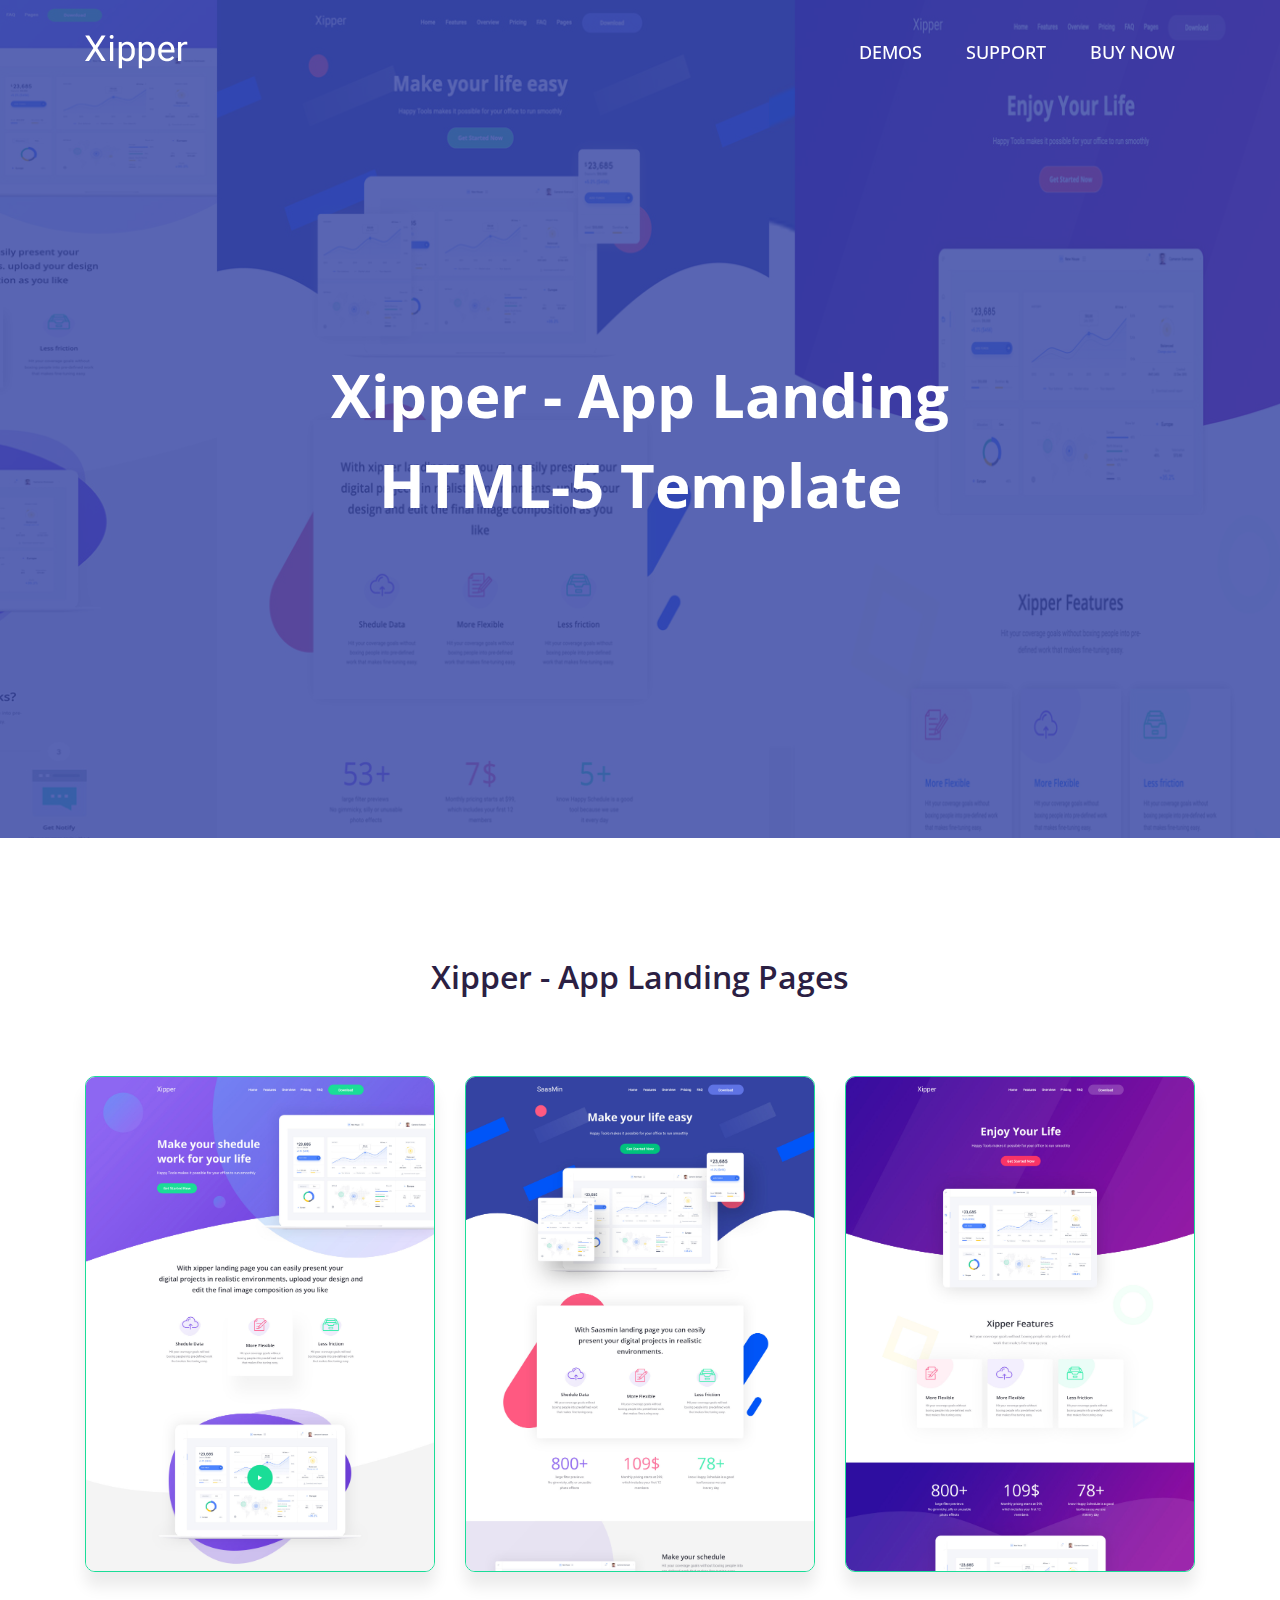
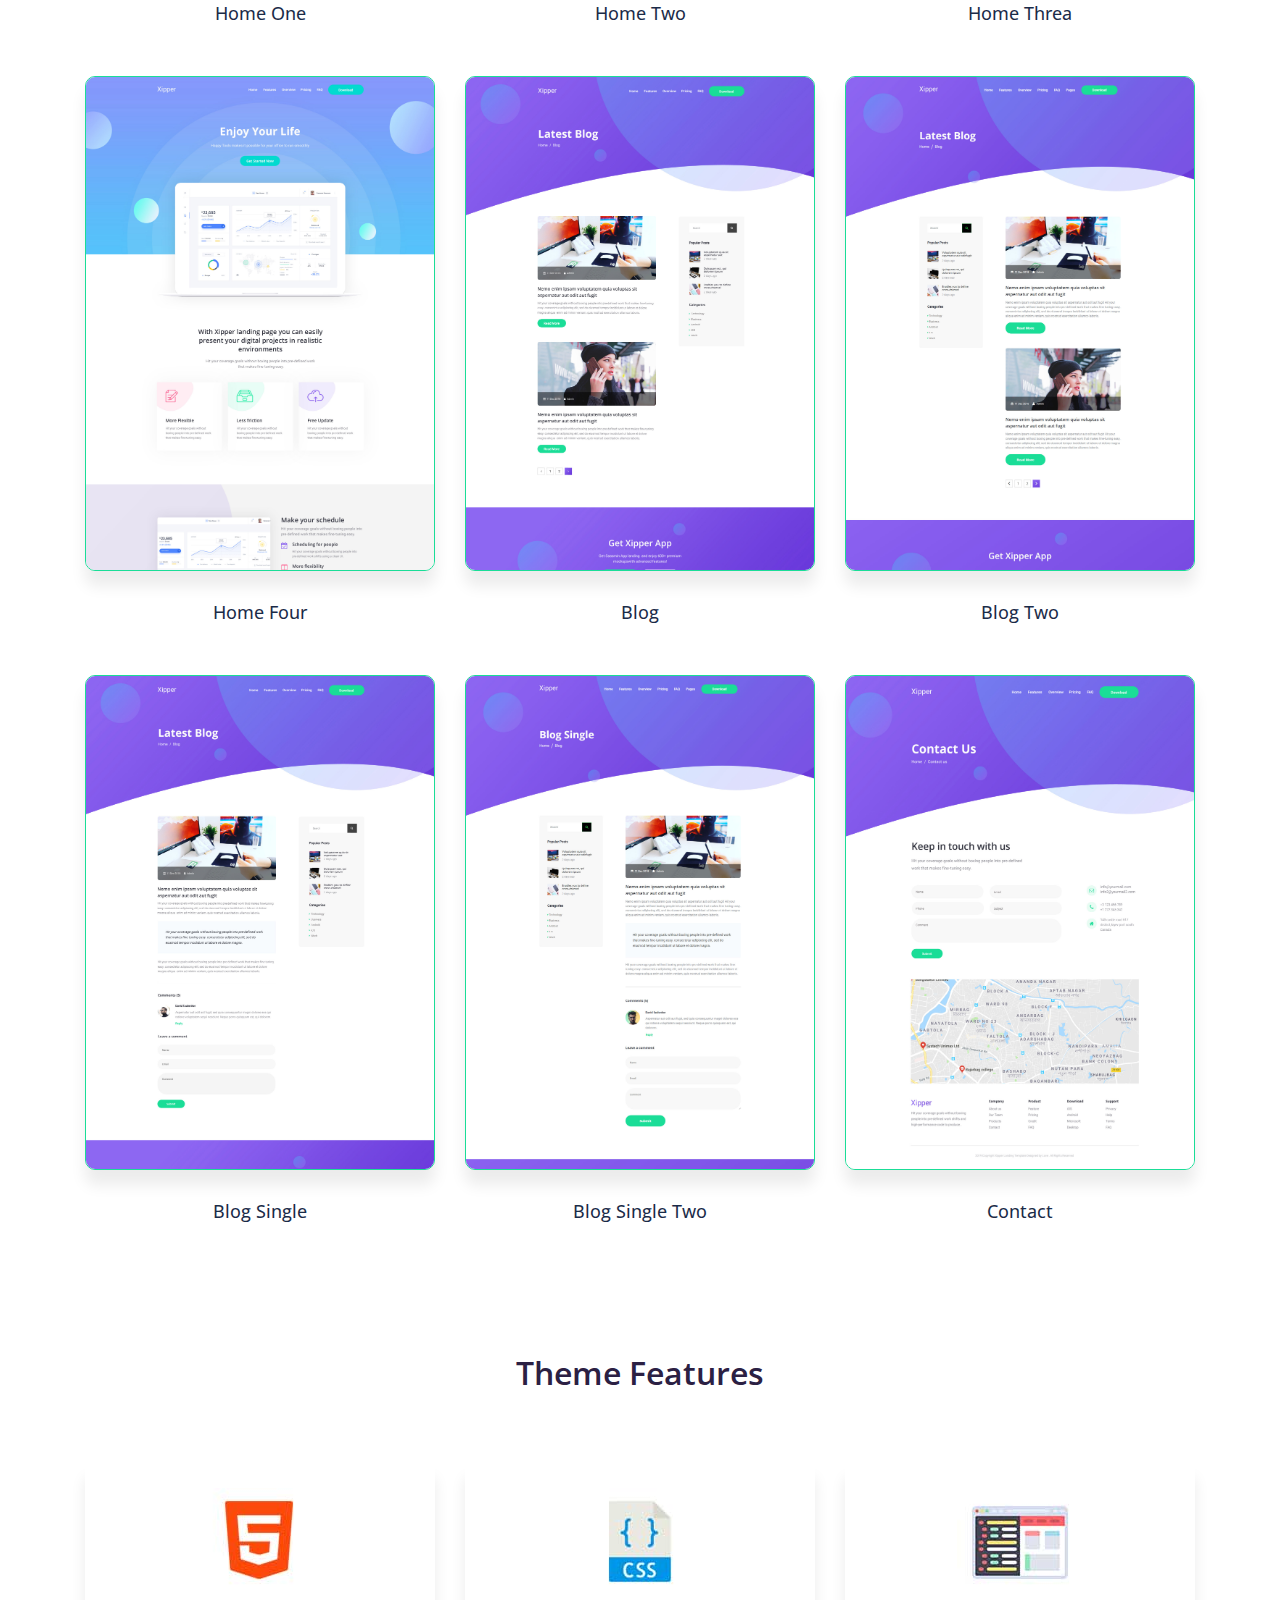
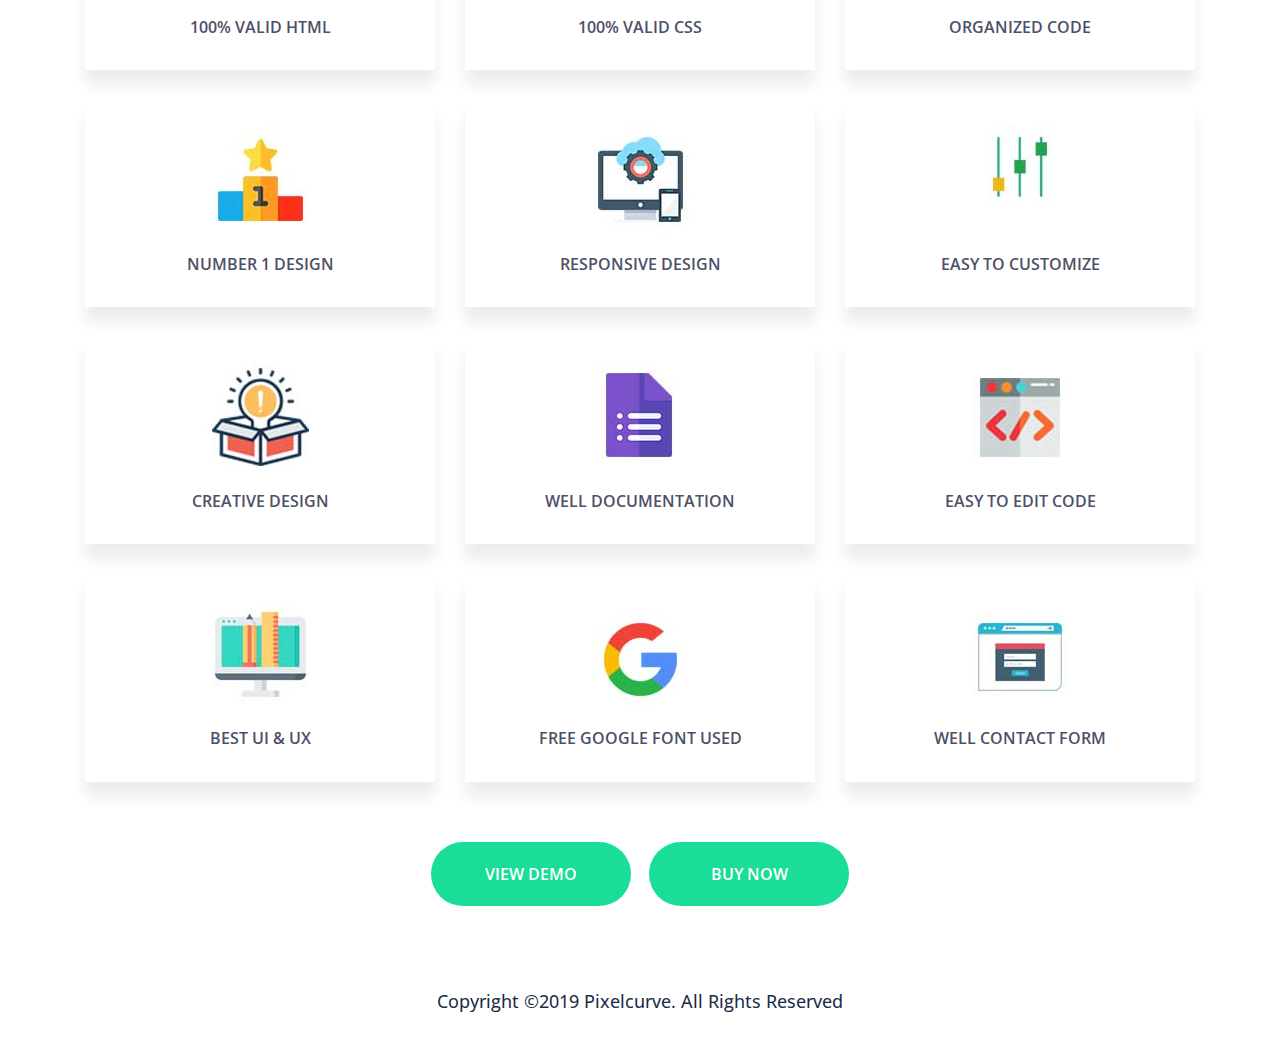
<file: index.html>
<!DOCTYPE html>
<html lang="en">

<head>
    <meta charset="UTF-8">
    <meta name="viewport" content="width=device-width, initial-scale=1.0">
    <meta http-equiv="X-UA-Compatible" content="ie=edge">
    <title>Xipper - App Landing HTML Template</title>

    <!-- favicon icon -->
    <link rel=icon href=favicon.ico type="image/png">

    <link rel="stylesheet" href="assets/css/bootstrap.min.css">
    <link rel="stylesheet" href="assets/demo/demo.css">

</head>

<body>
    <!-- Demo Menu -->
    <nav class="menu-area">
        <div class="container">
            <div class="row">
                <div class="col-4">
                    <a class="navbar-brand logo" href="index.html">
                        <img src="assets/demo/logo.png" alt="" />
                    </a>
                </div>
                <div class="col-8">
                    <ul class="demo-nav text-right">
                        <li><a href="#demo-body">DEMOS </a></li>
                        <li><a href="https://wpsprite.com/support/" target="_blank">support</a></li>
                        <li><a href="https://themeforest.net/user/pixelcurve/portfolio" target="_blank">BUY NOW</a></li>
                    </ul>
                </div>
            </div>
        </div>
    </nav>
    <!-- End Demo Menu -->

    <!-- Demo Hero -->
    <div class="demo-hero">
        <div class="container">
            <div class="row">
                <div class="col-lg-12">
                    <div class="demo-hero-text">
                        <h1>Xipper - App Landing
                            <br> HTML-5 Template</h1>
                    </div>
                </div>
            </div>
        </div>
    </div>
    <!-- End Demo Hero -->

    <!-- Demo Body -->
    <section id="demo-body" class="demo-body">
        <div class="container">
            <div class="row">
                <div class="col-lg-12">
                    <div class="demo-body-title">
                        <h2>Xipper - App Landing Pages</h2>
                    </div>
                </div>
            </div>
            <div class="row">
                <div class="col-lg-4 col-md-6 col-sm-6">
                    <div class="demo-content">
                        <a href="index-1.html" target="_blank" class="demo-img">
                            <img src="assets/demo/h1.jpg" alt="img" class="w-100" />
                        </a>
                        <h3 class="demo-name">Home One</h3>
                    </div>
                </div>
                <div class="col-lg-4 col-md-6 col-sm-6">
                    <div class="demo-content">
                        <a href="index-2.html" target="_blank" class="demo-img">
                            <img src="assets/demo/h2.jpg" alt="img" class="w-100" />
                        </a>
                        <h3 class="demo-name">Home Two</h3>
                    </div>
                </div>
                <div class="col-lg-4 col-md-6 col-sm-6">
                    <div class="demo-content">
                        <a href="index-3.html" target="_blank" class="demo-img">
                            <img src="assets/demo/h3.jpg" alt="img" class="w-100" />
                        </a>
                        <h3 class="demo-name">Home Threa</h3>
                    </div>
                </div>
                <div class="col-lg-4 col-md-6 col-sm-6">
                    <div class="demo-content">
                        <a href="index-4.html" target="_blank" class="demo-img">
                            <img src="assets/demo/h4.jpg" alt="img" class="w-100" />
                        </a>
                        <h3 class="demo-name">Home Four</h3>
                    </div>
                </div>
                <div class="col-lg-4 col-md-6 col-sm-6">
                    <div class="demo-content">
                        <a href="blog.html" target="_blank" class="demo-img">
                            <img src="assets/demo/h5.jpg" alt="img" class="w-100" />
                        </a>
                        <h3 class="demo-name">Blog</h3>
                    </div>
                </div>
                <div class="col-lg-4 col-md-6 col-sm-6">
                    <div class="demo-content">
                        <a href="blog-2.html" target="_blank" class="demo-img">
                            <img src="assets/demo/h5-1.jpg" alt="img" class="w-100" />
                        </a>
                        <h3 class="demo-name">Blog Two</h3>
                    </div>
                </div>
                <div class="col-lg-4 col-md-6 col-sm-6">
                    <div class="demo-content">
                        <a href="blog-single.html" target="_blank" class="demo-img">
                            <img src="assets/demo/h6.jpg" alt="img" class="w-100" />
                        </a>
                        <h3 class="demo-name">Blog Single</h3>
                    </div>
                </div>
                <div class="col-lg-4 col-md-6 col-sm-6">
                    <div class="demo-content">
                        <a href="blog-single-2.html" target="_blank" class="demo-img">
                            <img src="assets/demo/h6-1.jpg" alt="img" class="w-100" />
                        </a>
                        <h3 class="demo-name">Blog Single Two</h3>
                    </div>
                </div>
                <div class="col-lg-4 col-md-6 col-sm-6">
                    <div class="demo-content">
                        <a href="contact.html" target="_blank" class="demo-img">
                            <img src="assets/demo/h7.jpg" alt="img" class="w-100" />
                        </a>
                        <h3 class="demo-name">Contact</h3>
                    </div>
                </div>
                <!-- <div class="col-lg-4 col-md-6 col-sm-6">
                    <div class="demo-content">
                        <a href="#" target="_blank" class="demo-img">
                            <img src="assets/demo/demo-soon.jpg" alt="img" class="w-100" />
                        </a>
                        <h3 class="demo-name">Coming Soon</h3>
                    </div>
                </div> -->


            </div>
        </div>
    </section>
    <!-- End Demo Body -->

    <!-- why buy avabil start -->
    <section id="why-ababil">
        <div class="container">
            <div class="row">
                <div class="col-lg-12">
                    <div class="demo-body-title">
                        <h2>Theme Features</h2>
                    </div>
                </div>
            </div>
            <div class="row">
                <div class="col-xl-4 col-lg-4 col-md-6 col-sm-6">
                    <div class="why-avabil-item">
                        <img src="assets/demo/a1.jpg" alt="" />
                        <h4>100% Valid HTML</h4>
                    </div>
                </div>
                <div class="col-xl-4 col-lg-4 col-md-6 col-sm-6">
                    <div class="why-avabil-item">
                        <img src="assets/demo/a2.jpg" alt="" />
                        <h4>100% Valid css</h4>
                    </div>
                </div>
                <div class="col-xl-4 col-lg-4 col-md-6 col-sm-6">
                    <div class="why-avabil-item">
                        <img src="assets/demo/a3.jpg" alt="" />
                        <h4>organized code</h4>
                    </div>
                </div>
                <div class="col-xl-4 col-lg-4 col-md-6 col-sm-6">
                    <div class="why-avabil-item">
                        <img src="assets/demo/a4.jpg" alt="" />
                        <h4>Number 1 Design</h4>
                    </div>
                </div>
                <div class="col-xl-4 col-lg-4 col-md-6 col-sm-6">
                    <div class="why-avabil-item">
                        <img src="assets/demo/a5.jpg" alt="" />
                        <h4>responsive design</h4>
                    </div>
                </div>
                <div class="col-xl-4 col-lg-4 col-md-6 col-sm-6">
                    <div class="why-avabil-item">
                        <img src="assets/demo/a6.jpg" alt="" />
                        <h4>EASY TO CUSTOMIZE</h4>
                    </div>
                </div>
                <div class="col-xl-4 col-lg-4 col-md-6 col-sm-6">
                    <div class="why-avabil-item">
                        <img src="assets/demo/a7.jpg" alt="" />
                        <h4>creative Design</h4>
                    </div>
                </div>
                <div class="col-xl-4 col-lg-4 col-md-6 col-sm-6">
                    <div class="why-avabil-item">
                        <img src="assets/demo/a8.jpg" alt="" />
                        <h4>well documentation</h4>
                    </div>
                </div>
                <div class="col-xl-4 col-lg-4 col-md-6 col-sm-6">
                    <div class="why-avabil-item">
                        <img src="assets/demo/a9.jpg" alt="" />
                        <h4>easy to edit code</h4>
                    </div>
                </div>
                <div class="col-xl-4 col-lg-4 col-md-6 col-sm-6">
                    <div class="why-avabil-item">
                        <img src="assets/demo/a10.jpg" alt="" />
                        <h4>best ui & ux</h4>
                    </div>
                </div>
                <div class="col-xl-4 col-lg-4 col-md-6 col-sm-6">
                    <div class="why-avabil-item">
                        <img src="assets/demo/a11.jpg" alt="" />
                        <h4>free google font used</h4>
                    </div>
                </div>
                <div class="col-xl-4 col-lg-4 col-md-6 col-sm-6">
                    <div class="why-avabil-item">
                        <img src="assets/demo/a12.jpg" alt="" />
                        <h4>well contact form</h4>
                    </div>
                </div>
            </div>
            <div class="row">
                <div class="buy-avabil">
                    <a class="btn " href="#demo-body">View Demo</a>
                    <a class="btn " href="https://themeforest.net/user/pixelcurve/portfolio" target="_blank">BUY NOW</a>
                </div>
            </div>
        </div>
    </section>
    <!-- why buy avabil end -->

    <!-- Copy Start -->
    <footer id="footer-area">
        <div class="copy-right">
            <p>Copyright ©2019 Pixelcurve. All Rights Reserved</p>
        </div>
    </footer>
    <!-- Copy End -->


    <script src="assets/js/jquery-3.3.1.min.js"></script>
    <script src="assets/js/popper.min.js"></script>
    <script src="assets/js/bootstrap.min.js"></script>
    <script>
        $(window).on('scroll', function() {
            var wScroll = $(this).scrollTop();
            if (wScroll > 1) {
                $('.menu-area').addClass('topnav');
            } else {
                $('.menu-area').removeClass('topnav');
            };
        });
    </script>


</body>

</html>
</file>
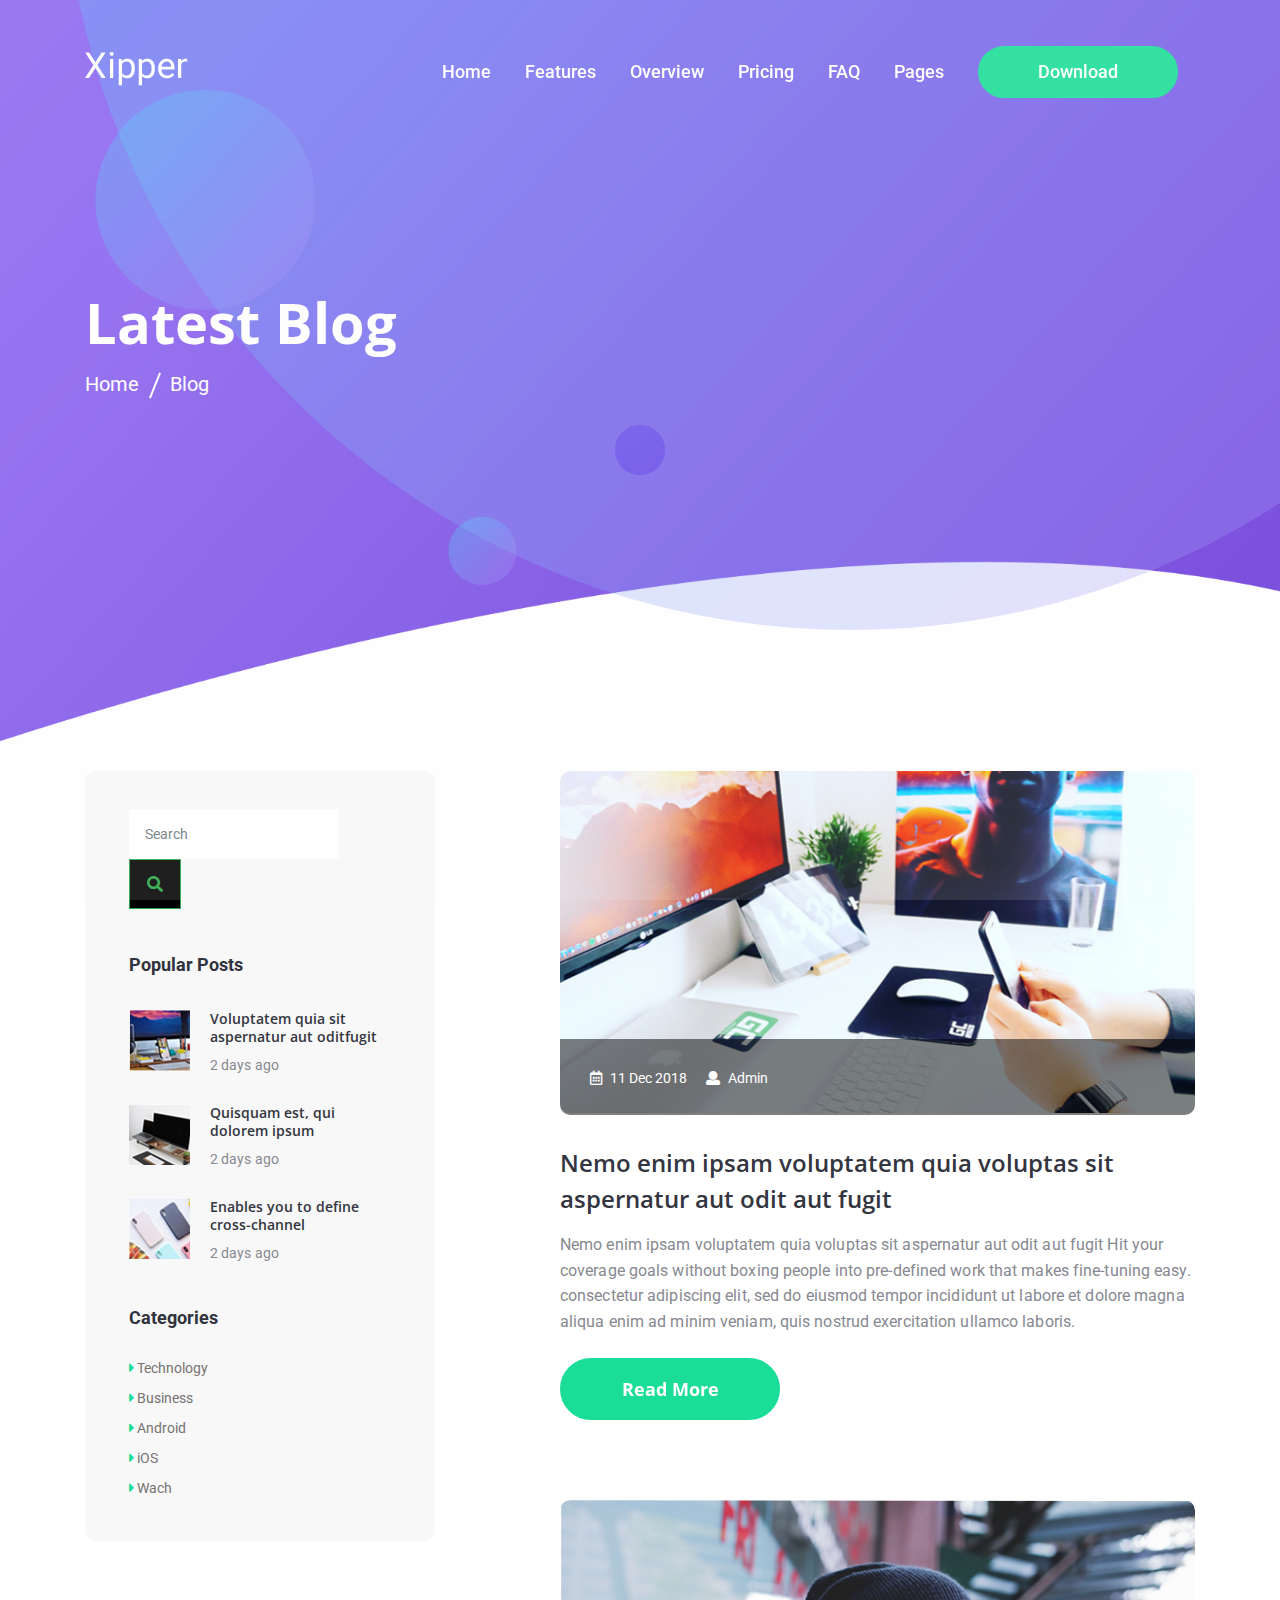
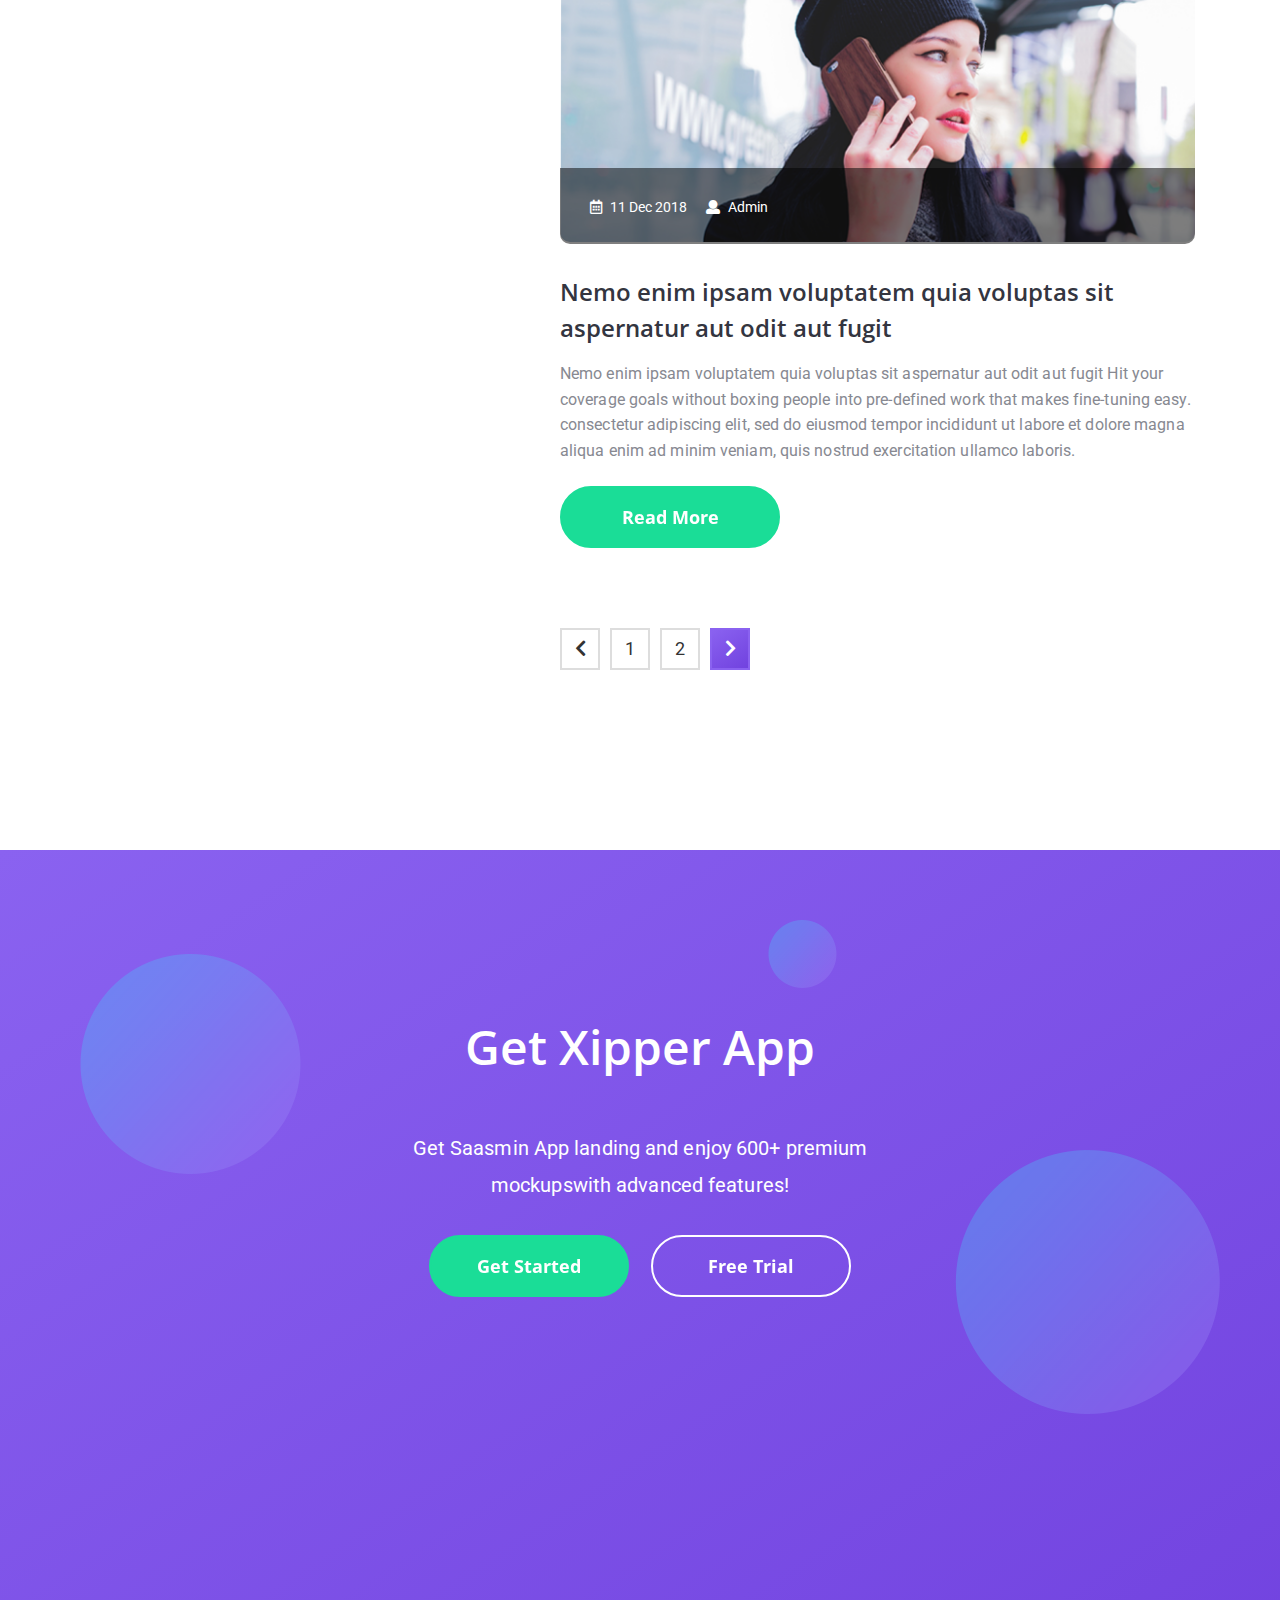
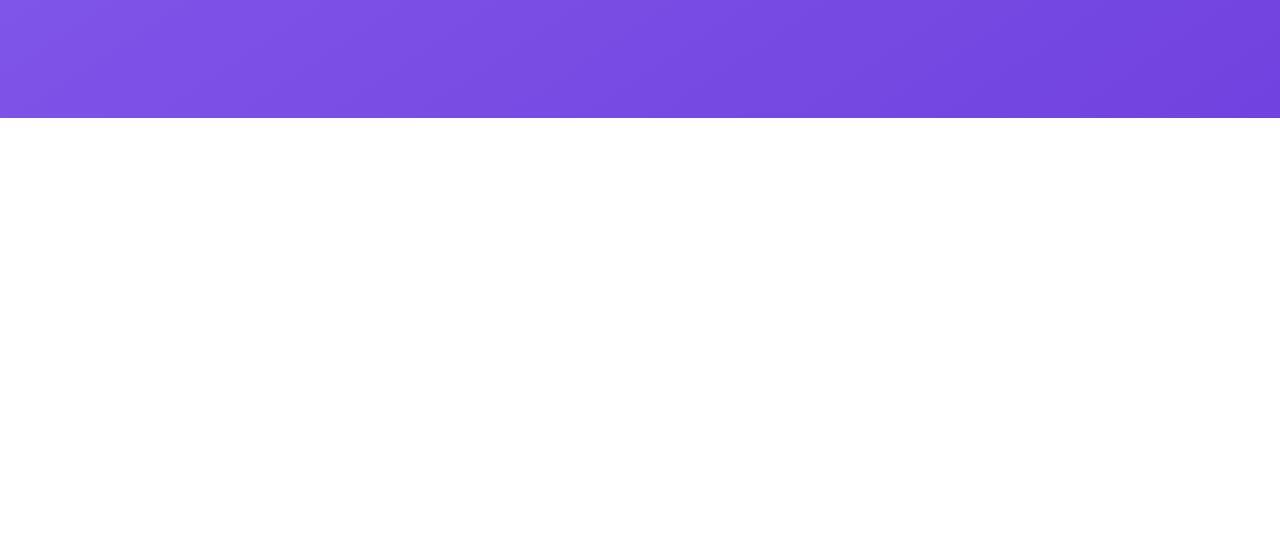
<file: blog-2.html>
<!DOCTYPE html>
<html lang="en">

<head>
    <meta charset="UTF-8">
    <meta name="viewport" content="width=device-width, initial-scale=1.0">
    <meta http-equiv="X-UA-Compatible" content="ie=edge">
    <title>Xipper - App Landing HTML Template</title>

    <!-- favicon icon -->
    <link rel=icon href=favicon.ico type="image/png">

    <link rel="stylesheet" href="assets/css/fontawesome-all.min.css">
    <link rel="stylesheet" href="assets/font/flaticon.css">
    <link rel="stylesheet" href="assets/css/bootstrap.min.css">
    <link rel="stylesheet" href="assets/css/style.css">
    <link rel="stylesheet" href="assets/css/responsive.css">

</head>

<body>

    <!-- Preloader -->
    <div id="preloader">
        <div class="preloader">
            <span></span>
            <span></span>
        </div>
    </div>
    <!-- End Preloader -->

    <div class="side-wrapper">
        <!-- Top Menu -->
        <header class="top-nav">
            <nav id="cssmenu" class="container">
                <div class="logo">
                    <a href="index.html"><img src="assets/img/logo.png" alt=""></a>
                </div>
                <div id="head-mobile"></div>
                <div class="button"></div>
                <ul class="navbar-nav">
                    <li><a href="#">Home</a>
                        <ul>
                            <li><a href="index-1.html">Home One</a></li>
                            <li><a href="index-2.html">Home Two</a></li>
                            <li><a href="index-3.html">Home Threa</a></li>
                            <li><a href="index-4.html">Home Four</a></li>
                        </ul>
                    </li>
                    <li><a href="#home1-services-area">Features</a></li>
                    <li><a href="#overview-area">Overview</a></li>
                    <li><a href="#pricing-area">Pricing</a></li>
                    <li><a href="#faq-area">FAQ</a></li>
                    <li><a href="#">Pages</a>
                        <ul>

                            <li><a href="blog.html">Blog</a></li>
                            <li><a href="blog-single.html">Blog Single</a></li>
                            <li><a href="contact.html">Contact</a></li>
                        </ul>
                    </li>
                    <li class="top-btn"><a href="#">download</a></li>
                </ul>
            </nav>
        </header>
        <!-- End Top Menu -->

        <!-- Blog Hero -->
        <section id="blog" class="blog-hero">
            <!-- animet  -->
            <div class="blog-hero-animet">
                <img src="assets/img/bg/blog-h1.png" alt="">
                <img src="assets/img/bg/shedo2.png" alt="">
                <img src="assets/img/bg/shedo3.png" alt="">
            </div>
            <div class="container">
                <div class="row">
                    <div class="col-lg-12">
                        <div class="blog-hero-content">
                            <h1>Latest Blog</h1>
                            <ul>
                                <li><a href="#">Home</a></li>
                                <li><a href="blog.html">Blog</a></li>
                            </ul>
                        </div>
                    </div>
                </div>
            </div>
        </section>
        <!-- End Blog Hero -->

        <!-- Blog Content -->
        <section id="blog-area" class="blog-area">
            <div class="container">
                <div class="row">

                    <div class="col-lg-4">
                        <!-- blog right widget -->
                        <div class="blog-right-widget">
                            <form class="form-inline blog-searh-form">
                                <input class="form-control " type="search" placeholder="Search" aria-label="Search">
                                <button class="btn btn-outline-success" type="submit"><i class="fas fa-search"></i></button>
                            </form>
                            <!-- blog right widget item -->
                            <div class="blog-right-widget-item">
                                <h4>Popular Posts</h4>
                                <div class="popular-item media">
                                    <img src="assets/img/blog/bt1.png" alt="">
                                    <div class="popular-item-text">
                                        <h6><a href="#">Voluptatem quia sit aspernatur aut oditfugit</a></h6>
                                        <p>2 days ago</p>
                                    </div>
                                </div>
                                <div class="popular-item media">
                                    <img src="assets/img/blog/bt2.png" alt="">
                                    <div class="popular-item-text">
                                        <h6><a href="#">Quisquam est, qui dolorem ipsum</a></h6>
                                        <p>2 days ago</p>
                                    </div>
                                </div>
                                <div class="popular-item media">
                                    <img src="assets/img/blog/bt3.png" alt="">
                                    <div class="popular-item-text">
                                        <h6><a href="#">Enables you to define cross-channel</a></h6>
                                        <p>2 days ago</p>
                                    </div>
                                </div>
                            </div>
                            <!-- blog right widget item -->
                            <div class="blog-right-widget-item">
                                <h4>Categories</h4>
                                <ul>
                                    <li><a href="#"><i class="fas fa-caret-right"></i> Technology</a></li>
                                    <li><a href="#"><i class="fas fa-caret-right"></i> Business</a></li>
                                    <li><a href="#"><i class="fas fa-caret-right"></i> Android</a></li>
                                    <li><a href="#"><i class="fas fa-caret-right"></i> iOS</a></li>
                                    <li><a href="#"><i class="fas fa-caret-right"></i> Wach</a></li>
                                </ul>
                            </div>
                        </div>
                    </div>

                    <div class="col-lg-7  offset-lg-1">
                        <!-- blog content item -->
                        <div class="blog-left">
                            <div class="blog-image">
                                <a href="blog-single.html"><img src="assets/img/blog/1.png" alt=""></a>
                                <ul>
                                    <li><a href="#"><i class="far fa-calendar-alt"></i> 11 Dec 2018</a></li>
                                    <li><a href="#"><i class="fas fa-user"></i> Admin</a></li>
                                </ul>
                            </div>
                            <h4 class="blog-title">Nemo enim ipsam voluptatem quia voluptas sit aspernatur aut odit aut fugit</h4>
                            <p>Nemo enim ipsam voluptatem quia voluptas sit aspernatur aut odit aut fugit Hit your coverage goals without boxing people into pre-defined work that makes fine-tuning easy. consectetur adipiscing elit, sed do eiusmod tempor
                                incididunt ut labore et dolore magna aliqua enim ad minim veniam, quis nostrud exercitation ullamco laboris.</p>
                            <a href="blog-single.html" class="btn-1">Read More</a>
                        </div>
                        <!-- blog content item -->
                        <div class="blog-left">
                            <div class="blog-image">
                                <a href="blog-single.html"><img src="assets/img/blog/2.png" alt=""></a>
                                <ul>
                                    <li><a href="#"><i class="far fa-calendar-alt"></i> 11 Dec 2018</a></li>
                                    <li><a href="#"><i class="fas fa-user"></i> Admin</a></li>
                                </ul>
                            </div>
                            <h4 class="blog-title">Nemo enim ipsam voluptatem quia voluptas sit aspernatur aut odit aut fugit</h4>
                            <p>Nemo enim ipsam voluptatem quia voluptas sit aspernatur aut odit aut fugit Hit your coverage goals without boxing people into pre-defined work that makes fine-tuning easy. consectetur adipiscing elit, sed do eiusmod tempor
                                incididunt ut labore et dolore magna aliqua enim ad minim veniam, quis nostrud exercitation ullamco laboris.</p>
                            <a href="blog-single.html" class="btn-1">Read More</a>
                        </div>

                        <!-- blog content Pagination -->
                        <nav aria-label="Page navigation example">
                            <ul class="pagination blog-pagination">
                                <li><a href="#"><i class="fas fa-chevron-left"></i></a></li>
                                <li><a href="#">1</a></li>
                                <li><a href="#">2</a></li>
                                <li><a href="#"><i class="fas fa-chevron-right"></i></a></li>
                            </ul>
                        </nav>
                    </div>

                </div>
            </div>
        </section>
        <!-- End Blog Content -->

        <!-- Footer -->
        <footer id="footer-area">
            <div class="footer-app">
                <!-- animet  -->
                <div class="home1-footer-animet">
                    <img src="assets/img/bg/f1.png" alt="">
                    <img src="assets/img/bg/f2.png" alt="">
                    <img src="assets/img/bg/f3.png" alt="">
                </div>
                <div class="container">
                    <div class="row">
                        <div class="col-lg-8 offset-lg-2">
                            <div class="section-title">
                                <h2>Get Xipper App </h2>
                                <p>Get Saasmin App landing and enjoy 600+ premium <br> mockupswith advanced features! </p>
                            </div>
                            <div class="footer-Get-Started-btn">
                                <a href="#" class="btn-1">Get Started</a>
                                <a href="#" class="btn-2">Free Trial</a>
                            </div>
                            <div class="footer-Get-Started-img" data-aos="zoom-in">
                                <img src="assets/img/h1-6.png" alt="">
                            </div>
                        </div>
                    </div>
                </div>
            </div>
            <div class="side-fixed">
                <div class="footer-wiget ">
                    <div class="container">
                        <div class="row">
                            <div class="col-lg-3 col-md-12">
                                <div class="footer-wiget-item">
                                    <a href="#"><img src="assets/img/footer-logo.png" alt=""></a>
                                    <p>Hit your coverage goals without boxing people into pre-defined work shifts and high-performance code to produce .</p>
                                </div>
                            </div>
                            <div class="col-lg-2 offset-lg-1 col-md-3 col-sm-6">
                                <div class="footer-wiget-item">
                                    <h5>Company</h5>
                                    <ul>
                                        <li><a href="#">About us</a></li>
                                        <li><a href="#">Our Team</a></li>
                                        <li><a href="#">Products</a></li>
                                        <li><a href="#">Contact</a></li>
                                    </ul>
                                </div>
                            </div>
                            <div class="col-lg-2 col-md-3 col-sm-6">
                                <div class="footer-wiget-item">
                                    <h5>Product </h5>
                                    <ul>
                                        <li><a href="#">Feature</a></li>
                                        <li><a href="#">Pricing</a></li>
                                        <li><a href="#">Credit</a></li>
                                        <li><a href="#">FAQ</a></li>
                                    </ul>
                                </div>
                            </div>
                            <div class="col-lg-2 col-md-3 col-sm-6">
                                <div class="footer-wiget-item">
                                    <h5>Download </h5>
                                    <ul>
                                        <li><a href="#">iOS</a></li>
                                        <li><a href="#">Android</a></li>
                                        <li><a href="#">Microsoft</a></li>
                                        <li><a href="#">Desktop</a></li>
                                    </ul>
                                </div>
                            </div>
                            <div class="col-lg-2 col-md-3 col-sm-6">
                                <div class="footer-wiget-item">
                                    <h5>Support </h5>
                                    <ul>
                                        <li><a href="#">Privacy</a></li>
                                        <li><a href="#">Help</a></li>
                                        <li><a href="#">Terms</a></li>
                                        <li><a href="#">FAQ</a></li>
                                    </ul>
                                </div>
                            </div>
                        </div>
                    </div>
                </div>
                <div class="container">
                    <div class="copy-right">
                        <div class="row">
                            <div class="col-lg-12">
                                <p>Copyright ©2019 Pixelcurve. All Rights Reserved</p>
                            </div>
                        </div>
                    </div>
                </div>
            </div>
        </footer>
        <!-- End Footer -->

    </div>



    <script src="assets/js/jquery-3.3.1.min.js"></script>
    <script src="assets/js/popper.min.js"></script>
    <script src="assets/js/bootstrap.min.js"></script>
    <script src="assets/js/plugins.js"></script>
    <script src="assets/js/menu.js"></script>
    <script src="assets/js/script.js"></script>
    <script>
        /*
                                ========================================
                                Preloader
                                ========================================
                                */
        $(window).on('load', function() {
            $('#preloader').delay(350).fadeOut('slow');
            $('body').delay(350).css({
                'overflow': 'visible'
            });
        });
    </script>


</body>

</html>
</file>
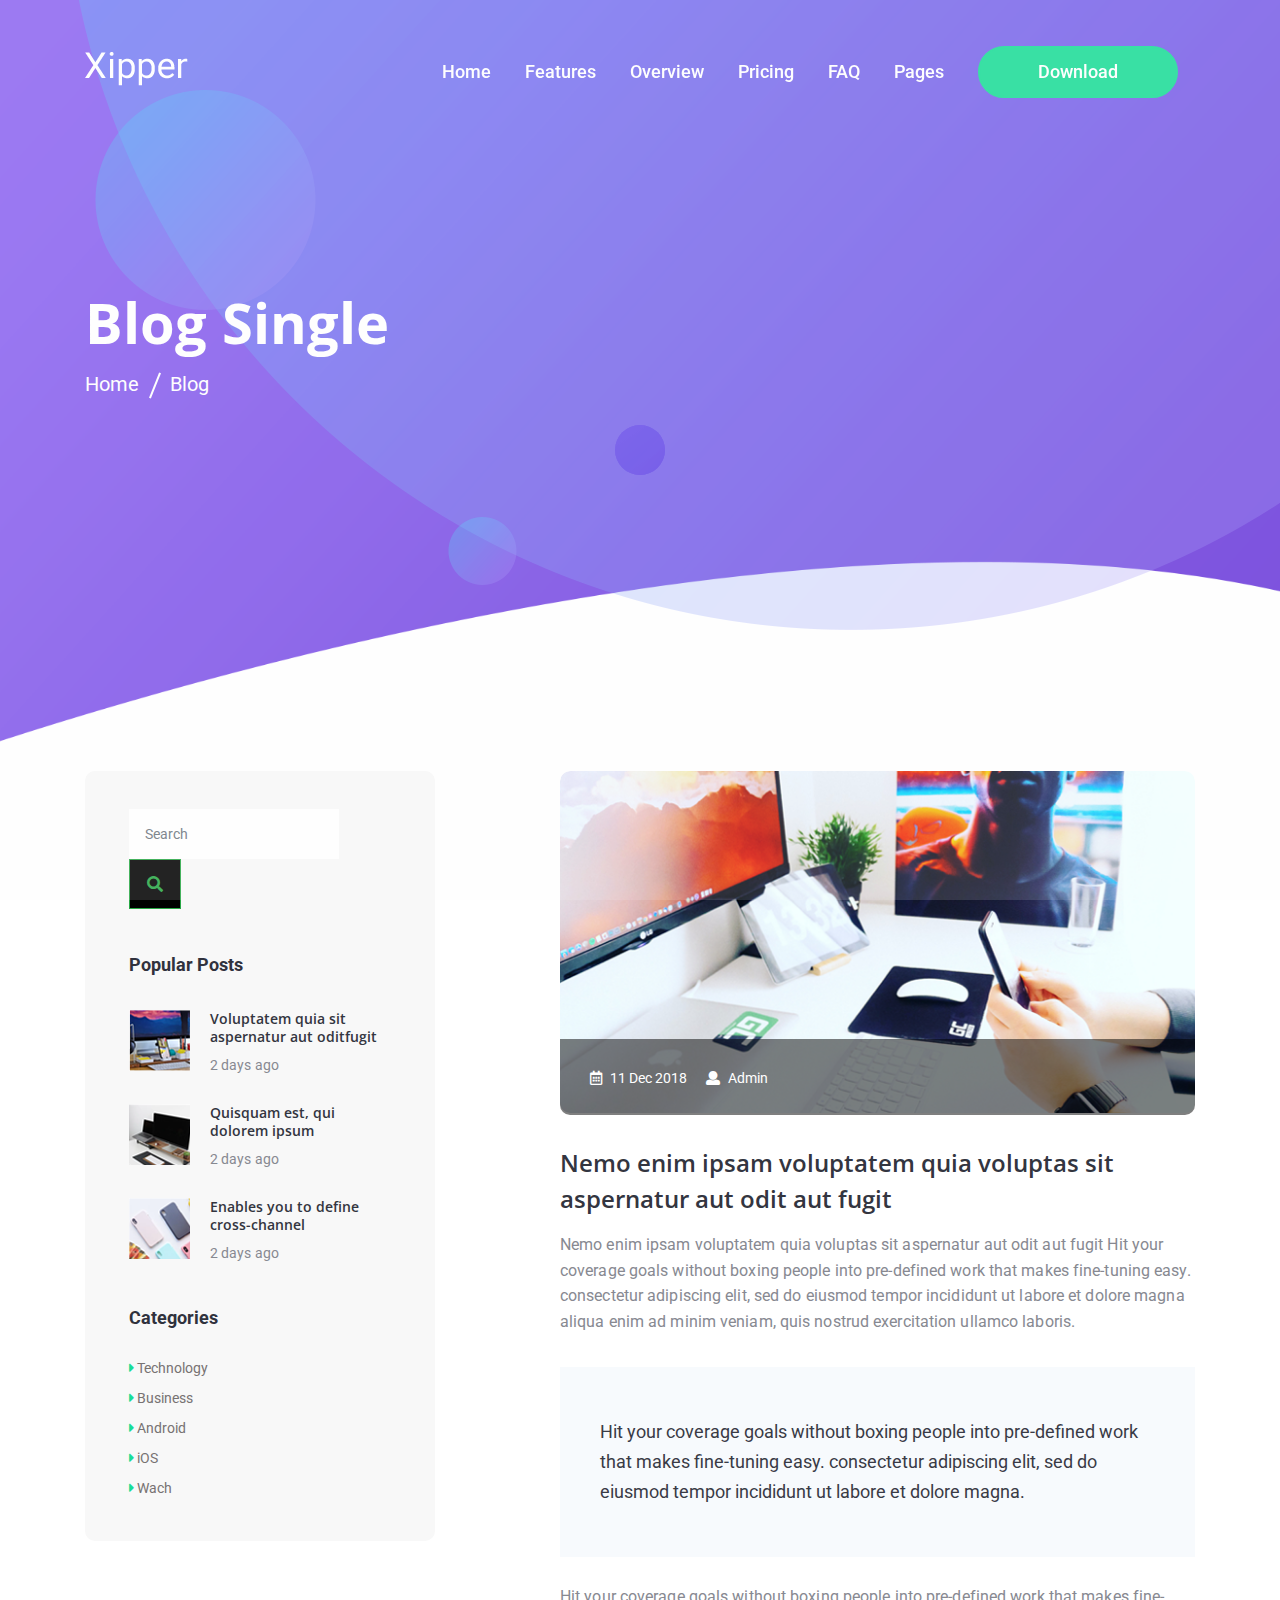
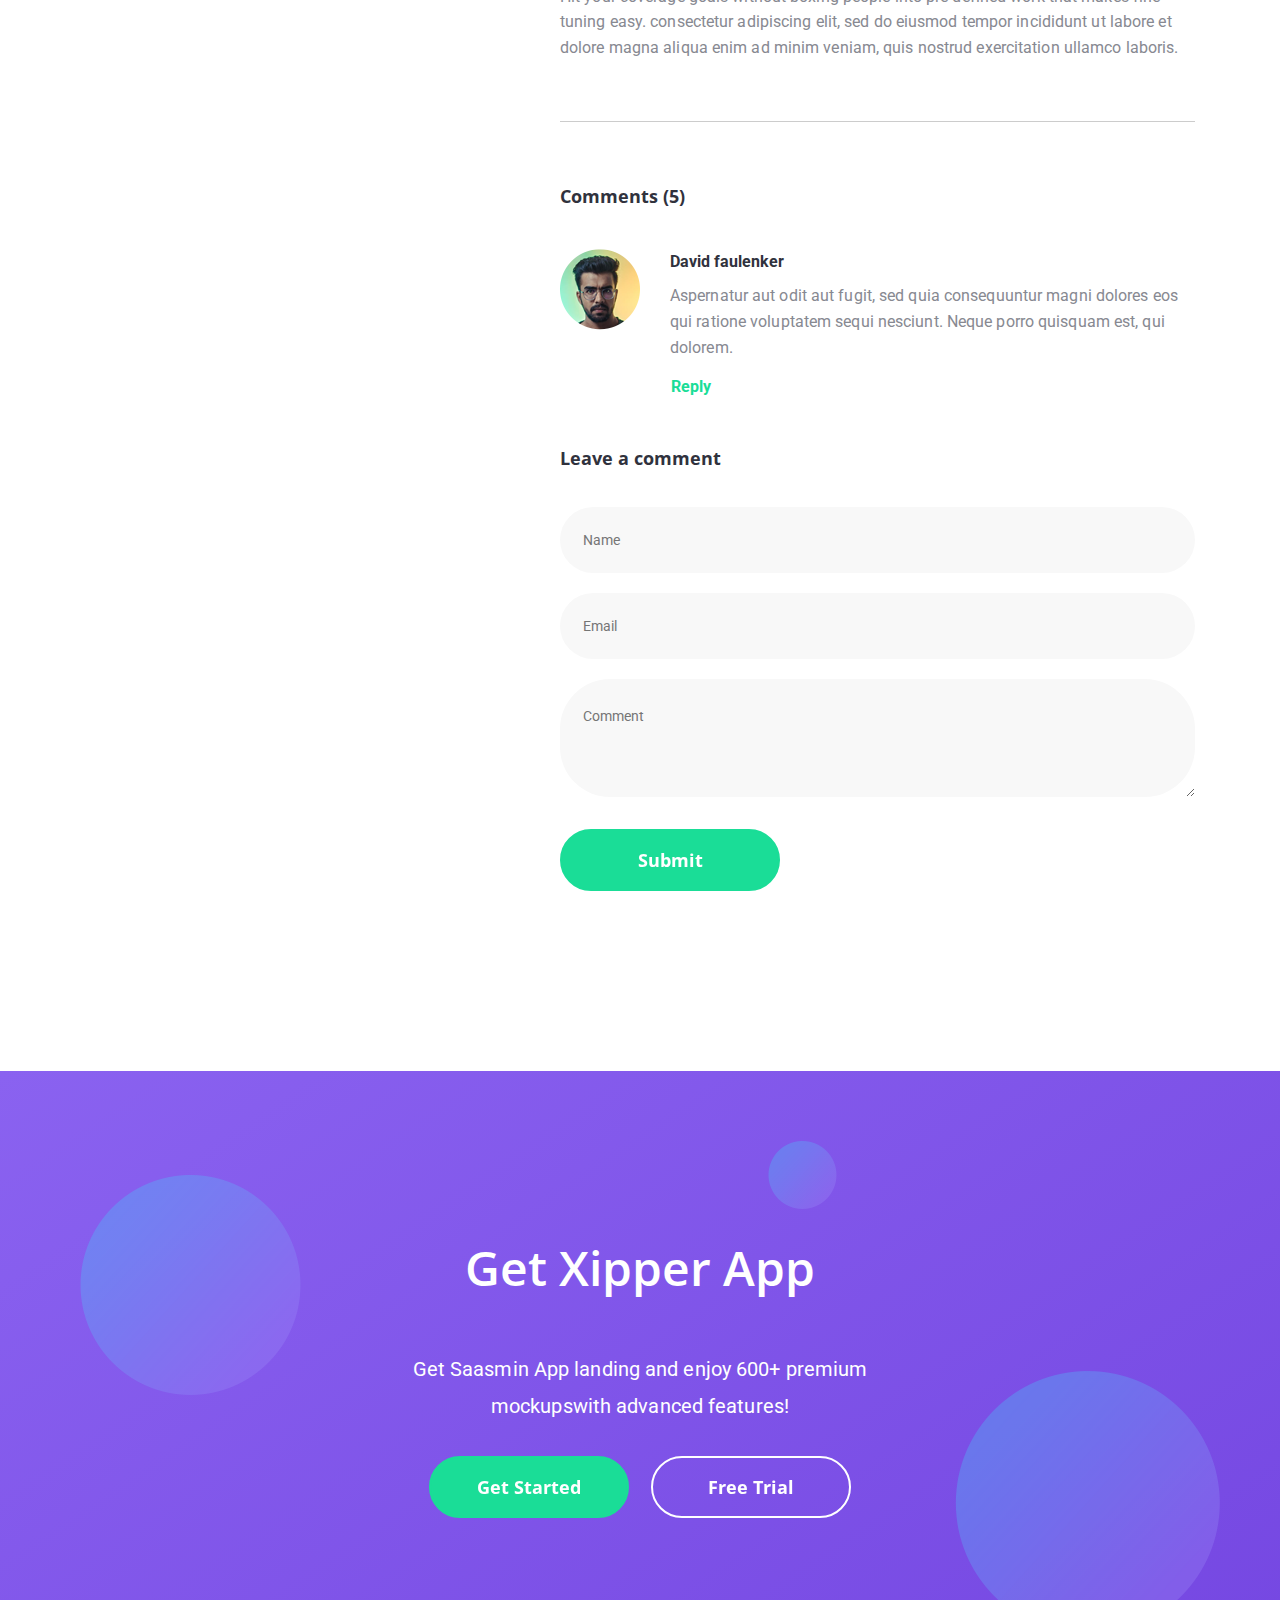
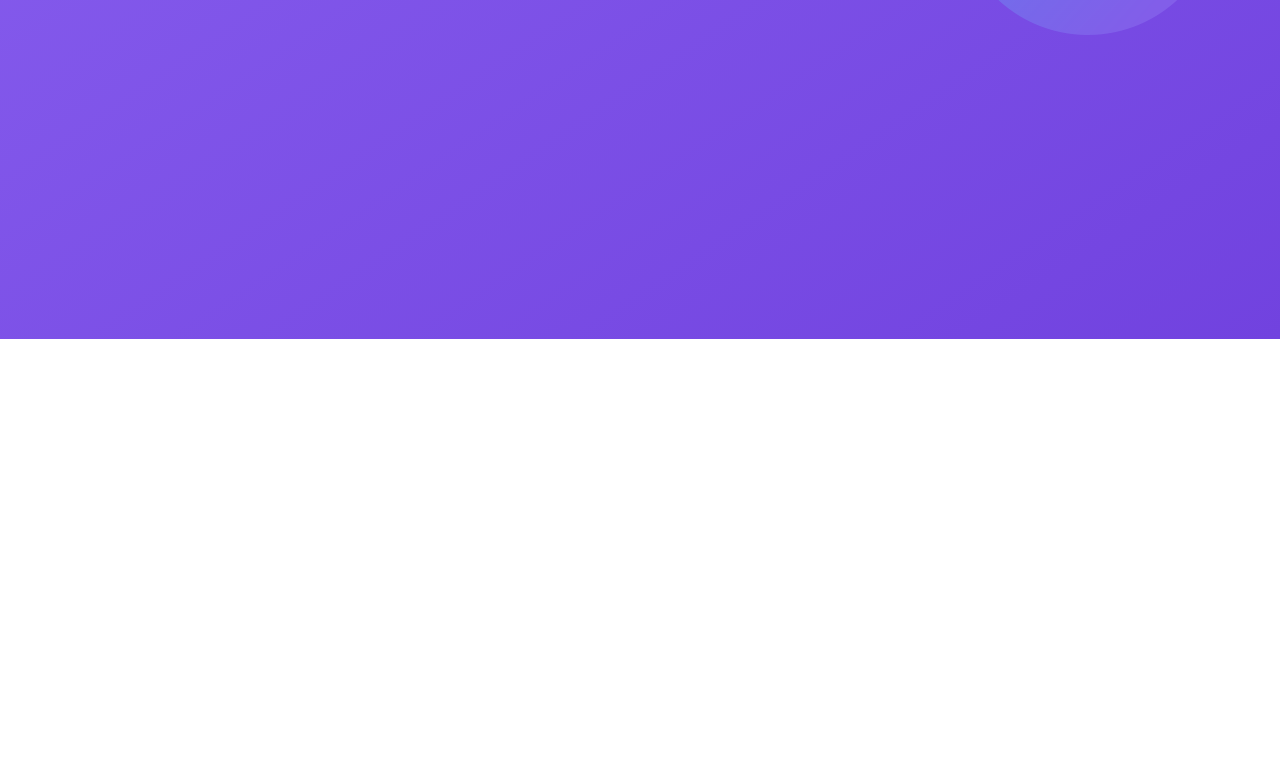
<file: blog-single-2.html>
<!DOCTYPE html>
<html lang="en">

<head>
    <meta charset="UTF-8">
    <meta name="viewport" content="width=device-width, initial-scale=1.0">
    <meta http-equiv="X-UA-Compatible" content="ie=edge">
    <title>Xipper - App Landing HTML Template</title>

    <!-- favicon icon -->
    <link rel=icon href=favicon.ico type="image/png">

    <link rel="stylesheet" href="assets/css/fontawesome-all.min.css">
    <link rel="stylesheet" href="assets/font/flaticon.css">
    <link rel="stylesheet" href="assets/css/bootstrap.min.css">
    <link rel="stylesheet" href="assets/css/style.css">
    <link rel="stylesheet" href="assets/css/responsive.css">

</head>

<body>

    <!-- Preloader -->
    <div id="preloader">
        <div class="preloader">
            <span></span>
            <span></span>
        </div>
    </div>
    <!-- End Preloader -->

    <div class="side-wrapper">
        <!-- Top Menu -->
        <header class="top-nav">
            <nav id="cssmenu" class="container">
                <div class="logo">
                    <a href="index.html"><img src="assets/img/logo.png" alt=""></a>
                </div>
                <div id="head-mobile"></div>
                <div class="button"></div>
                <ul class="navbar-nav">
                    <li><a href="#">Home</a>
                        <ul>
                            <li><a href="index-1.html">Home One</a></li>
                            <li><a href="index-2.html">Home Two</a></li>
                            <li><a href="index-3.html">Home Threa</a></li>
                            <li><a href="index-4.html">Home Four</a></li>
                        </ul>
                    </li>
                    <li><a href="#home1-services-area">Features</a></li>
                    <li><a href="#overview-area">Overview</a></li>
                    <li><a href="#pricing-area">Pricing</a></li>
                    <li><a href="#faq-area">FAQ</a></li>
                    <li><a href="#">Pages</a>
                        <ul>

                            <li><a href="blog.html">Blog</a></li>
                            <li><a href="blog-single.html">Blog Single</a></li>
                            <li><a href="contact.html">Contact</a></li>
                        </ul>
                    </li>
                    <li class="top-btn"><a href="#">download</a></li>
                </ul>
            </nav>
        </header>
        <!-- End Top Menu -->

        <!-- Blog Hero -->
        <section id="blog" class="blog-hero">
            <!-- animet  -->
            <div class="blog-hero-animet">
                <img src="assets/img/bg/blog-h1.png" alt="">
                <img src="assets/img/bg/shedo2.png" alt="">
                <img src="assets/img/bg/shedo3.png" alt="">
            </div>
            <div class="container">
                <div class="row">
                    <div class="col-lg-12">
                        <div class="blog-hero-content">
                            <h1>Blog Single</h1>
                            <ul>
                                <li><a href="#">Home</a></li>
                                <li><a href="blog.html">Blog</a></li>
                            </ul>
                        </div>
                    </div>
                </div>
            </div>
        </section>
        <!-- End Blog Hero -->

        <!-- Blog Content -->
        <section id="blog-area" class="blog-area">
            <div class="container">
                <div class="row">
                    <div class="col-lg-4 ">
                        <!-- blog right widget -->
                        <div class="blog-right-widget">
                            <form class="form-inline blog-searh-form">
                                <input class="form-control " type="search" placeholder="Search" aria-label="Search">
                                <button class="btn btn-outline-success" type="submit"><i class="fas fa-search"></i></button>
                            </form>
                            <!-- blog right widget item -->
                            <div class="blog-right-widget-item">
                                <h4>Popular Posts</h4>
                                <div class="popular-item media">
                                    <img src="assets/img/blog/bt1.png" alt="">
                                    <div class="popular-item-text">
                                        <h6><a href="#">Voluptatem quia sit aspernatur aut oditfugit</a></h6>
                                        <p>2 days ago</p>
                                    </div>
                                </div>
                                <div class="popular-item media">
                                    <img src="assets/img/blog/bt2.png" alt="">
                                    <div class="popular-item-text">
                                        <h6><a href="#">Quisquam est, qui dolorem ipsum</a></h6>
                                        <p>2 days ago</p>
                                    </div>
                                </div>
                                <div class="popular-item media">
                                    <img src="assets/img/blog/bt3.png" alt="">
                                    <div class="popular-item-text">
                                        <h6><a href="#">Enables you to define cross-channel</a></h6>
                                        <p>2 days ago</p>
                                    </div>
                                </div>
                            </div>
                            <!-- blog right widget item -->
                            <div class="blog-right-widget-item">
                                <h4>Categories</h4>
                                <ul>
                                    <li><a href="#"><i class="fas fa-caret-right"></i> Technology</a></li>
                                    <li><a href="#"><i class="fas fa-caret-right"></i> Business</a></li>
                                    <li><a href="#"><i class="fas fa-caret-right"></i> Android</a></li>
                                    <li><a href="#"><i class="fas fa-caret-right"></i> iOS</a></li>
                                    <li><a href="#"><i class="fas fa-caret-right"></i> Wach</a></li>
                                </ul>
                            </div>
                        </div>
                    </div>
                    <div class="col-lg-7 offset-lg-1">
                        <!-- blog content item -->
                        <div class="blog-left blog-single-left">
                            <div class="blog-image">
                                <img src="assets/img/blog/1.png" alt="">
                                <ul>
                                    <li><a href="#"><i class="far fa-calendar-alt"></i> 11 Dec 2018</a></li>
                                    <li><a href="#"><i class="fas fa-user"></i> Admin</a></li>
                                </ul>
                            </div>
                            <h4 class="blog-title">Nemo enim ipsam voluptatem quia voluptas sit aspernatur aut odit aut fugit</h4>
                            <p>Nemo enim ipsam voluptatem quia voluptas sit aspernatur aut odit aut fugit Hit your coverage goals without boxing people into pre-defined work that makes fine-tuning easy. consectetur adipiscing elit, sed do eiusmod tempor
                                incididunt ut labore et dolore magna aliqua enim ad minim veniam, quis nostrud exercitation ullamco laboris.</p>

                        </div>
                        <!-- blog single -->
                        <div class="blog-single">
                            <h4>Hit your coverage goals without boxing people into pre-defined work that makes fine-tuning easy. consectetur adipiscing elit, sed do eiusmod tempor incididunt ut labore et dolore magna.</h4>
                            <p>Hit your coverage goals without boxing people into pre-defined work that makes fine-tuning easy. consectetur adipiscing elit, sed do eiusmod tempor incididunt ut labore et dolore magna aliqua enim ad minim veniam, quis nostrud
                                exercitation ullamco laboris.</p>
                            <div class="comments-content">
                                <h5>Comments (5)</h5>
                                <div class="comments-list media">
                                    <img src="assets/img/admin/t1.png" alt="">
                                    <div class="comments-list-text">
                                        <h6>David faulenker</h6>
                                        <p>Aspernatur aut odit aut fugit, sed quia consequuntur magni dolores eos qui ratione voluptatem sequi nesciunt. Neque porro quisquam est, qui dolorem.</p>
                                        <a href="#" class="btn">Reply</a>
                                    </div>
                                </div>
                            </div>
                        </div>
                        <!-- blog single form -->
                        <form action="" class="blog-single-form">
                            <h4>Leave a comment</h4>
                            <input type="text" name="Name" class="blog-input-form" placeholder="Name">
                            <input type="email" name="Email" class="blog-input-form" placeholder="Email">
                            <textarea name="" id="comment" placeholder="Comment"></textarea>
                            <button type="submit" class="btn-1">Submit </button>
                        </form>
                    </div>

                </div>
            </div>
        </section>
        <!-- End Blog Content -->

        <!-- Footer -->
        <footer id="footer-area">
            <div class="footer-app">
                <!-- animet  -->
                <div class="home1-footer-animet">
                    <img src="assets/img/bg/f1.png" alt="">
                    <img src="assets/img/bg/f2.png" alt="">
                    <img src="assets/img/bg/f3.png" alt="">
                </div>
                <div class="container">
                    <div class="row">
                        <div class="col-lg-8 offset-lg-2">
                            <div class="section-title">
                                <h2>Get Xipper App </h2>
                                <p>Get Saasmin App landing and enjoy 600+ premium <br> mockupswith advanced features! </p>
                            </div>
                            <div class="footer-Get-Started-btn">
                                <a href="#" class="btn-1">Get Started</a>
                                <a href="#" class="btn-2">Free Trial</a>
                            </div>
                            <div class="footer-Get-Started-img" data-aos="zoom-in">
                                <img src="assets/img/h1-6.png" alt="">
                            </div>
                        </div>
                    </div>
                </div>
            </div>
            <div class="side-fixed">
                <div class="footer-wiget ">
                    <div class="container">
                        <div class="row">
                            <div class="col-lg-3 col-md-12">
                                <div class="footer-wiget-item">
                                    <a href="#"><img src="assets/img/footer-logo.png" alt=""></a>
                                    <p>Hit your coverage goals without boxing people into pre-defined work shifts and high-performance code to produce .</p>
                                </div>
                            </div>
                            <div class="col-lg-2 offset-lg-1 col-md-3 col-sm-6">
                                <div class="footer-wiget-item">
                                    <h5>Company</h5>
                                    <ul>
                                        <li><a href="#">About us</a></li>
                                        <li><a href="#">Our Team</a></li>
                                        <li><a href="#">Products</a></li>
                                        <li><a href="#">Contact</a></li>
                                    </ul>
                                </div>
                            </div>
                            <div class="col-lg-2 col-md-3 col-sm-6">
                                <div class="footer-wiget-item">
                                    <h5>Product </h5>
                                    <ul>
                                        <li><a href="#">Feature</a></li>
                                        <li><a href="#">Pricing</a></li>
                                        <li><a href="#">Credit</a></li>
                                        <li><a href="#">FAQ</a></li>
                                    </ul>
                                </div>
                            </div>
                            <div class="col-lg-2 col-md-3 col-sm-6">
                                <div class="footer-wiget-item">
                                    <h5>Download </h5>
                                    <ul>
                                        <li><a href="#">iOS</a></li>
                                        <li><a href="#">Android</a></li>
                                        <li><a href="#">Microsoft</a></li>
                                        <li><a href="#">Desktop</a></li>
                                    </ul>
                                </div>
                            </div>
                            <div class="col-lg-2 col-md-3 col-sm-6">
                                <div class="footer-wiget-item">
                                    <h5>Support </h5>
                                    <ul>
                                        <li><a href="#">Privacy</a></li>
                                        <li><a href="#">Help</a></li>
                                        <li><a href="#">Terms</a></li>
                                        <li><a href="#">FAQ</a></li>
                                    </ul>
                                </div>
                            </div>
                        </div>
                    </div>
                </div>
                <div class="container">
                    <div class="copy-right">
                        <div class="row">
                            <div class="col-lg-12">
                                <p>Copyright ©2019 Pixelcurve. All Rights Reserved</p>
                            </div>
                        </div>
                    </div>
                </div>
            </div>
        </footer>
        <!-- End Footer -->

    </div>



    <script src="assets/js/jquery-3.3.1.min.js"></script>
    <script src="assets/js/popper.min.js"></script>
    <script src="assets/js/bootstrap.min.js"></script>
    <script src="assets/js/plugins.js"></script>
    <script src="assets/js/menu.js"></script>
    <script src="assets/js/script.js"></script>
    <script>
        /*
                                        ========================================
                                        Preloader
                                        ========================================
                                        */
        $(window).on('load', function() {
            $('#preloader').delay(350).fadeOut('slow');
            $('body').delay(350).css({
                'overflow': 'visible'
            });
        });
    </script>


</body>

</html>
</file>
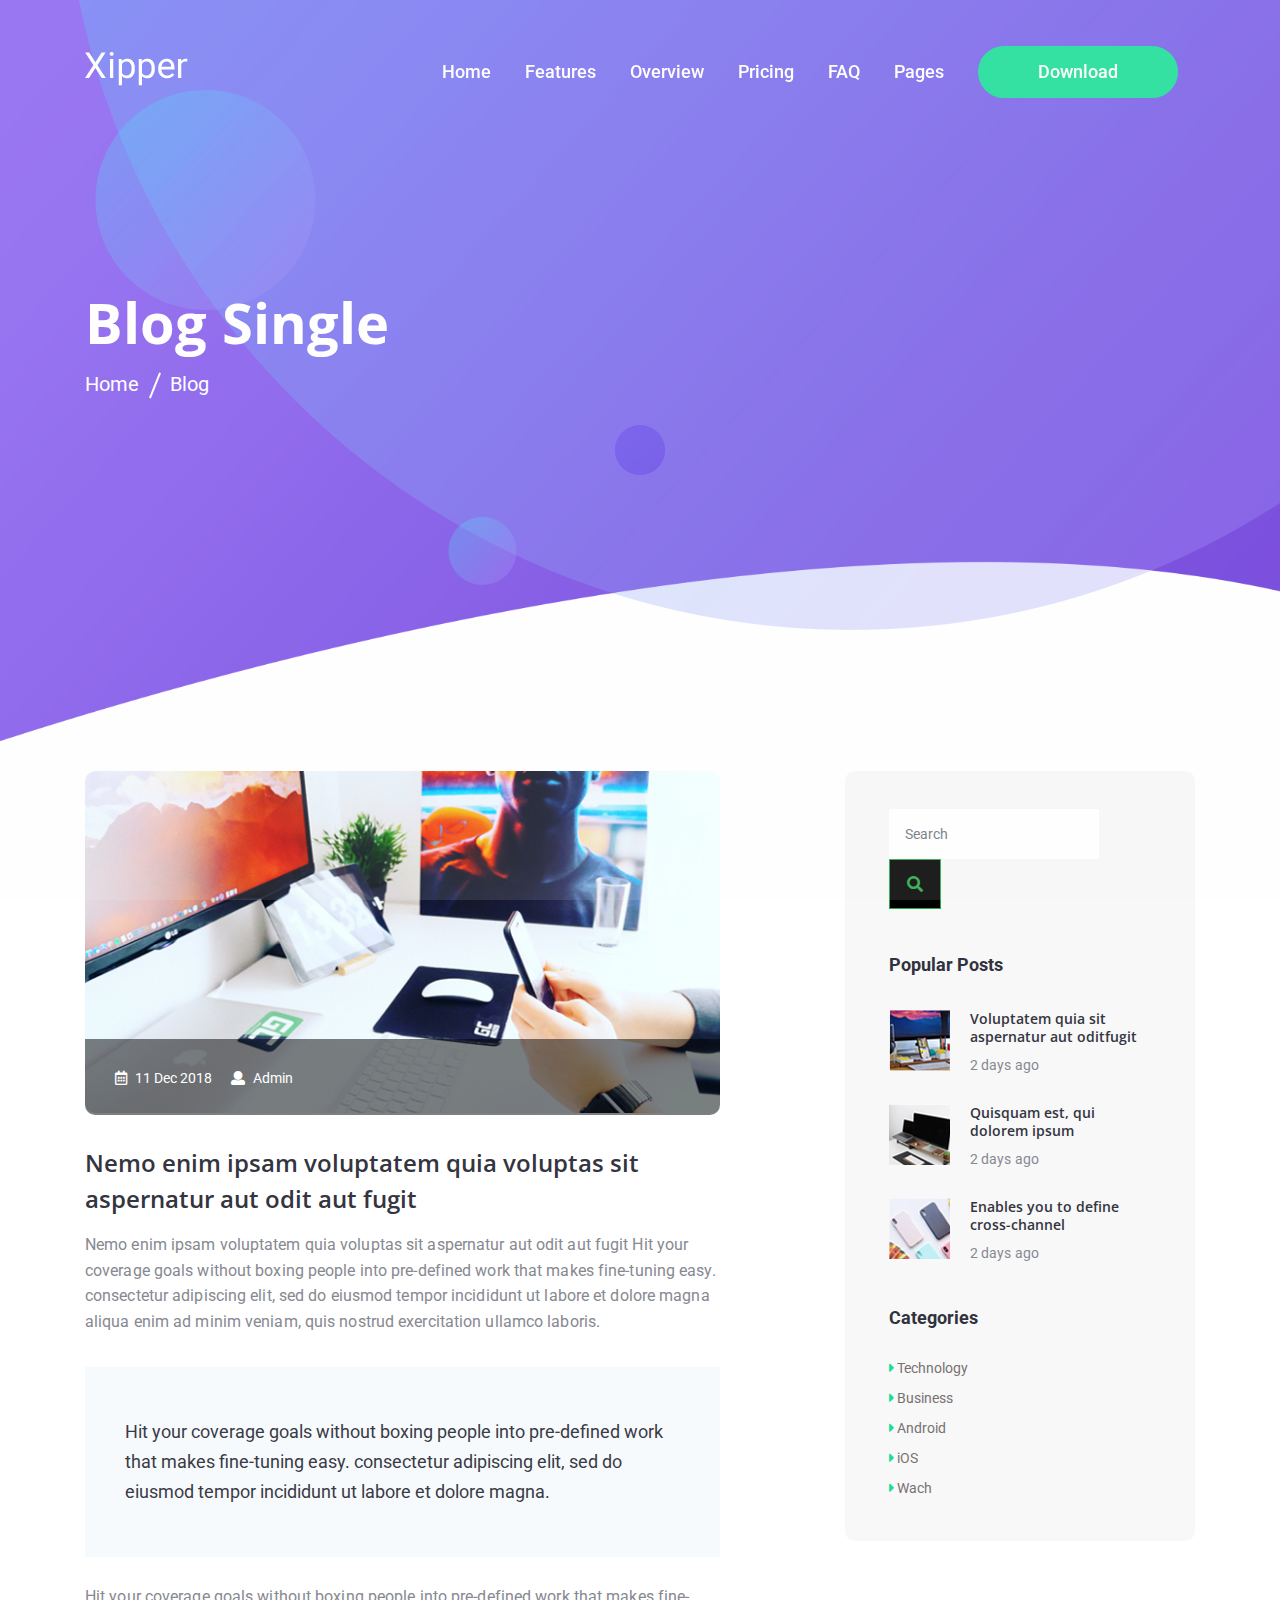
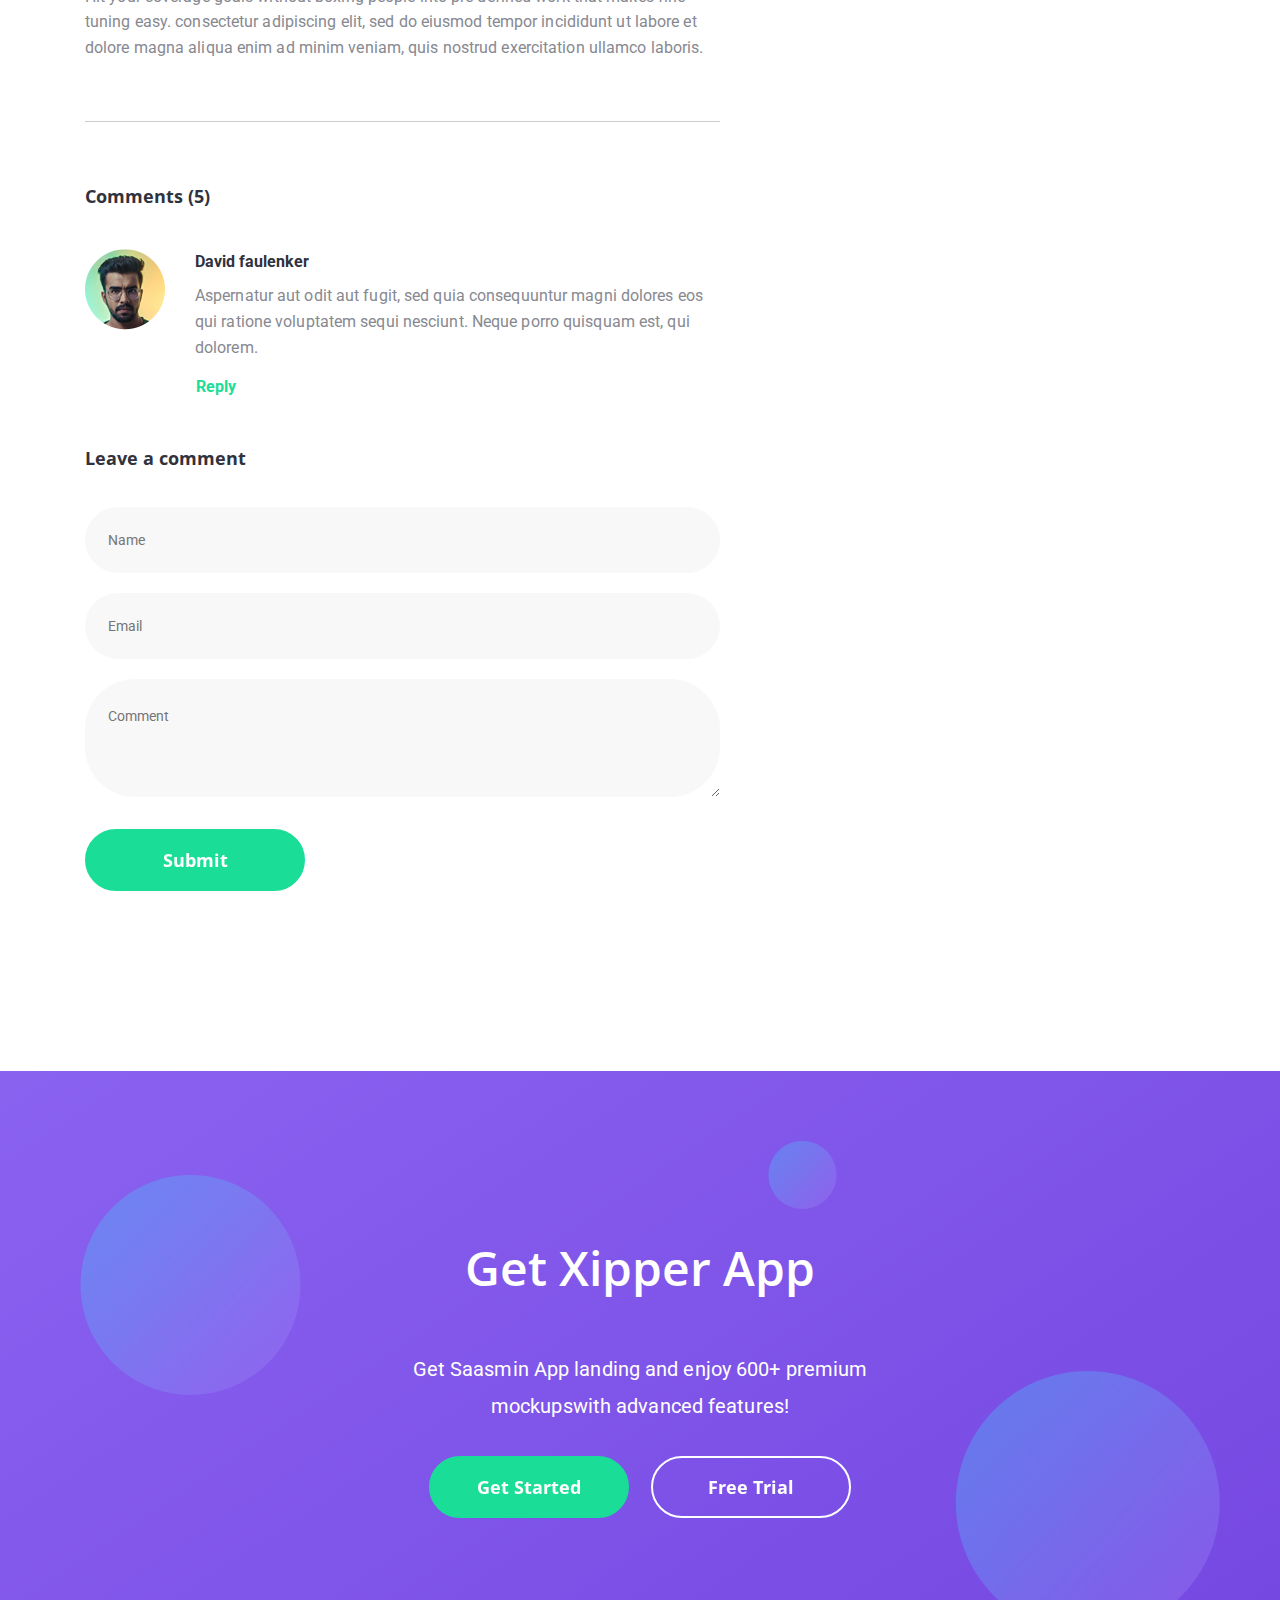
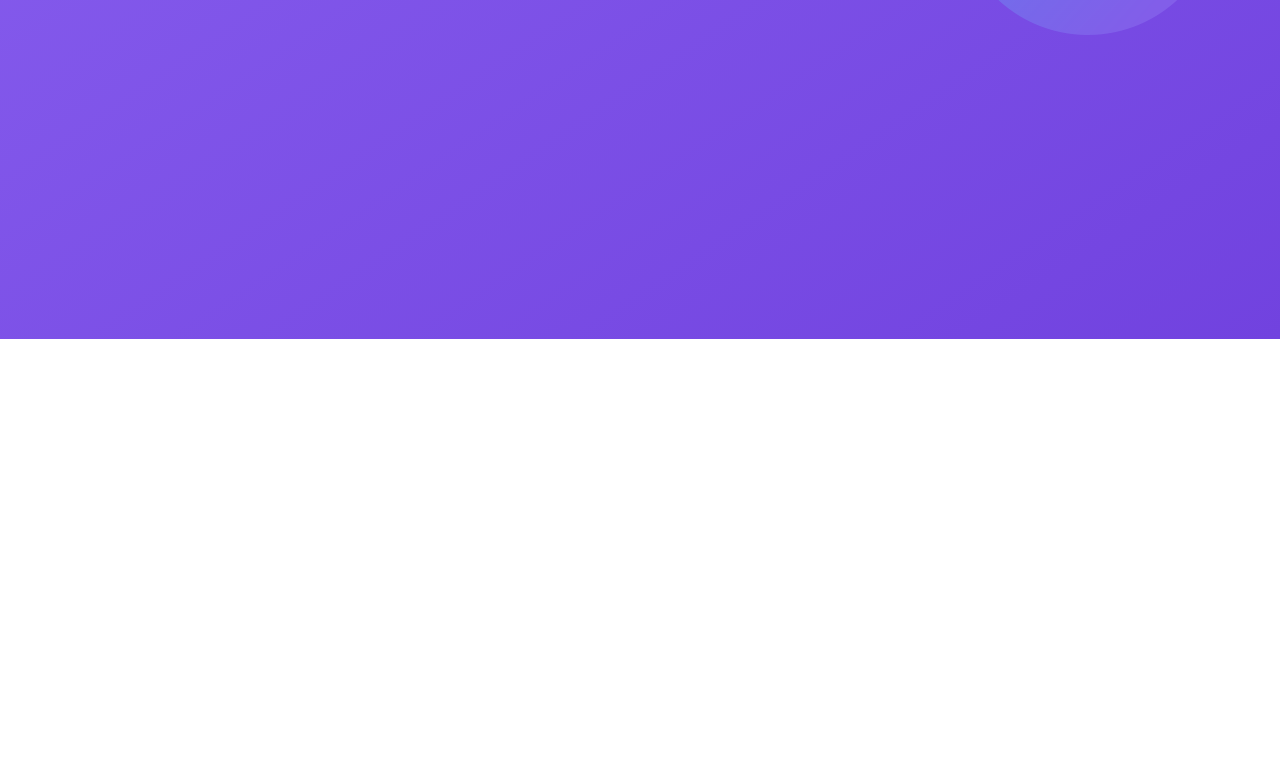
<file: blog-single.html>
<!DOCTYPE html>
<html lang="en">

<head>
    <meta charset="UTF-8">
    <meta name="viewport" content="width=device-width, initial-scale=1.0">
    <meta http-equiv="X-UA-Compatible" content="ie=edge">
    <title>Xipper - App Landing HTML Template</title>

    <!-- favicon icon -->
    <link rel=icon href=favicon.ico type="image/png">

    <link rel="stylesheet" href="assets/css/fontawesome-all.min.css">
    <link rel="stylesheet" href="assets/font/flaticon.css">
    <link rel="stylesheet" href="assets/css/bootstrap.min.css">
    <link rel="stylesheet" href="assets/css/style.css">
    <link rel="stylesheet" href="assets/css/responsive.css">

</head>

<body>

    <!-- Preloader -->
    <div id="preloader">
        <div class="preloader">
            <span></span>
            <span></span>
        </div>
    </div>
    <!-- End Preloader -->

    <div class="side-wrapper">
        <!-- Top Menu -->
        <header class="top-nav">
            <nav id="cssmenu" class="container">
                <div class="logo">
                    <a href="index.html"><img src="assets/img/logo.png" alt=""></a>
                </div>
                <div id="head-mobile"></div>
                <div class="button"></div>
                <ul class="navbar-nav">
                    <li><a href="#">Home</a>
                        <ul>
                            <li><a href="index-1.html">Home One</a></li>
                            <li><a href="index-2.html">Home Two</a></li>
                            <li><a href="index-3.html">Home Threa</a></li>
                            <li><a href="index-4.html">Home Four</a></li>
                        </ul>
                    </li>
                    <li><a href="#home1-services-area">Features</a></li>
                    <li><a href="#overview-area">Overview</a></li>
                    <li><a href="#pricing-area">Pricing</a></li>
                    <li><a href="#faq-area">FAQ</a></li>
                    <li><a href="#">Pages</a>
                        <ul>

                            <li><a href="blog.html">Blog</a></li>
                            <li><a href="blog-single.html">Blog Single</a></li>
                            <li><a href="contact.html">Contact</a></li>
                        </ul>
                    </li>
                    <li class="top-btn"><a href="#">download</a></li>
                </ul>
            </nav>
        </header>
        <!-- End Top Menu -->

        <!-- Blog Hero -->
        <section id="blog" class="blog-hero">
            <!-- animet  -->
            <div class="blog-hero-animet">
                <img src="assets/img/bg/blog-h1.png" alt="">
                <img src="assets/img/bg/shedo2.png" alt="">
                <img src="assets/img/bg/shedo3.png" alt="">
            </div>
            <div class="container">
                <div class="row">
                    <div class="col-lg-12">
                        <div class="blog-hero-content">
                            <h1>Blog Single</h1>
                            <ul>
                                <li><a href="#">Home</a></li>
                                <li><a href="blog.html">Blog</a></li>
                            </ul>
                        </div>
                    </div>
                </div>
            </div>
        </section>
        <!-- End Blog Hero -->

        <!-- Blog Content -->
        <section id="blog-area" class="blog-area">
            <div class="container">
                <div class="row">
                    <div class="col-lg-7">
                        <!-- blog content item -->
                        <div class="blog-left blog-single-left">
                            <div class="blog-image">
                                <img src="assets/img/blog/1.png" alt="">
                                <ul>
                                    <li><a href="#"><i class="far fa-calendar-alt"></i> 11 Dec 2018</a></li>
                                    <li><a href="#"><i class="fas fa-user"></i> Admin</a></li>
                                </ul>
                            </div>
                            <h4 class="blog-title">Nemo enim ipsam voluptatem quia voluptas sit aspernatur aut odit aut fugit</h4>
                            <p>Nemo enim ipsam voluptatem quia voluptas sit aspernatur aut odit aut fugit Hit your coverage goals without boxing people into pre-defined work that makes fine-tuning easy. consectetur adipiscing elit, sed do eiusmod tempor
                                incididunt ut labore et dolore magna aliqua enim ad minim veniam, quis nostrud exercitation ullamco laboris.</p>

                        </div>
                        <!-- blog single -->
                        <div class="blog-single">
                            <h4>Hit your coverage goals without boxing people into pre-defined work that makes fine-tuning easy. consectetur adipiscing elit, sed do eiusmod tempor incididunt ut labore et dolore magna.</h4>
                            <p>Hit your coverage goals without boxing people into pre-defined work that makes fine-tuning easy. consectetur adipiscing elit, sed do eiusmod tempor incididunt ut labore et dolore magna aliqua enim ad minim veniam, quis nostrud
                                exercitation ullamco laboris.</p>
                            <div class="comments-content">
                                <h5>Comments (5)</h5>
                                <div class="comments-list media">
                                    <img src="assets/img/admin/t1.png" alt="">
                                    <div class="comments-list-text">
                                        <h6>David faulenker</h6>
                                        <p>Aspernatur aut odit aut fugit, sed quia consequuntur magni dolores eos qui ratione voluptatem sequi nesciunt. Neque porro quisquam est, qui dolorem.</p>
                                        <a href="#" class="btn">Reply</a>
                                    </div>
                                </div>
                            </div>
                        </div>
                        <!-- blog single form -->
                        <form action="" class="blog-single-form">
                            <h4>Leave a comment</h4>
                            <input type="text" name="Name" class="blog-input-form" placeholder="Name">
                            <input type="email" name="Email" class="blog-input-form" placeholder="Email">
                            <textarea name="" id="comment" placeholder="Comment"></textarea>
                            <button type="submit" class="btn-1">Submit </button>
                        </form>
                    </div>
                    <div class="col-lg-4 offset-lg-1">
                        <!-- blog right widget -->
                        <div class="blog-right-widget">
                            <form class="form-inline blog-searh-form">
                                <input class="form-control " type="search" placeholder="Search" aria-label="Search">
                                <button class="btn btn-outline-success" type="submit"><i class="fas fa-search"></i></button>
                            </form>
                            <!-- blog right widget item -->
                            <div class="blog-right-widget-item">
                                <h4>Popular Posts</h4>
                                <div class="popular-item media">
                                    <img src="assets/img/blog/bt1.png" alt="">
                                    <div class="popular-item-text">
                                        <h6><a href="#">Voluptatem quia sit aspernatur aut oditfugit</a></h6>
                                        <p>2 days ago</p>
                                    </div>
                                </div>
                                <div class="popular-item media">
                                    <img src="assets/img/blog/bt2.png" alt="">
                                    <div class="popular-item-text">
                                        <h6><a href="#">Quisquam est, qui dolorem ipsum</a></h6>
                                        <p>2 days ago</p>
                                    </div>
                                </div>
                                <div class="popular-item media">
                                    <img src="assets/img/blog/bt3.png" alt="">
                                    <div class="popular-item-text">
                                        <h6><a href="#">Enables you to define cross-channel</a></h6>
                                        <p>2 days ago</p>
                                    </div>
                                </div>
                            </div>
                            <!-- blog right widget item -->
                            <div class="blog-right-widget-item">
                                <h4>Categories</h4>
                                <ul>
                                    <li><a href="#"><i class="fas fa-caret-right"></i> Technology</a></li>
                                    <li><a href="#"><i class="fas fa-caret-right"></i> Business</a></li>
                                    <li><a href="#"><i class="fas fa-caret-right"></i> Android</a></li>
                                    <li><a href="#"><i class="fas fa-caret-right"></i> iOS</a></li>
                                    <li><a href="#"><i class="fas fa-caret-right"></i> Wach</a></li>
                                </ul>
                            </div>
                        </div>
                    </div>
                </div>
            </div>
        </section>
        <!-- End Blog Content -->

        <!-- Footer -->
        <footer id="footer-area">
            <div class="footer-app">
                <!-- animet  -->
                <div class="home1-footer-animet">
                    <img src="assets/img/bg/f1.png" alt="">
                    <img src="assets/img/bg/f2.png" alt="">
                    <img src="assets/img/bg/f3.png" alt="">
                </div>
                <div class="container">
                    <div class="row">
                        <div class="col-lg-8 offset-lg-2">
                            <div class="section-title">
                                <h2>Get Xipper App </h2>
                                <p>Get Saasmin App landing and enjoy 600+ premium <br> mockupswith advanced features! </p>
                            </div>
                            <div class="footer-Get-Started-btn">
                                <a href="#" class="btn-1">Get Started</a>
                                <a href="#" class="btn-2">Free Trial</a>
                            </div>
                            <div class="footer-Get-Started-img" data-aos="zoom-in">
                                <img src="assets/img/h1-6.png" alt="">
                            </div>
                        </div>
                    </div>
                </div>
            </div>
            <div class="side-fixed">
                <div class="footer-wiget ">
                    <div class="container">
                        <div class="row">
                            <div class="col-lg-3 col-md-12">
                                <div class="footer-wiget-item">
                                    <a href="#"><img src="assets/img/footer-logo.png" alt=""></a>
                                    <p>Hit your coverage goals without boxing people into pre-defined work shifts and high-performance code to produce .</p>
                                </div>
                            </div>
                            <div class="col-lg-2 offset-lg-1 col-md-3 col-sm-6">
                                <div class="footer-wiget-item">
                                    <h5>Company</h5>
                                    <ul>
                                        <li><a href="#">About us</a></li>
                                        <li><a href="#">Our Team</a></li>
                                        <li><a href="#">Products</a></li>
                                        <li><a href="#">Contact</a></li>
                                    </ul>
                                </div>
                            </div>
                            <div class="col-lg-2 col-md-3 col-sm-6">
                                <div class="footer-wiget-item">
                                    <h5>Product </h5>
                                    <ul>
                                        <li><a href="#">Feature</a></li>
                                        <li><a href="#">Pricing</a></li>
                                        <li><a href="#">Credit</a></li>
                                        <li><a href="#">FAQ</a></li>
                                    </ul>
                                </div>
                            </div>
                            <div class="col-lg-2 col-md-3 col-sm-6">
                                <div class="footer-wiget-item">
                                    <h5>Download </h5>
                                    <ul>
                                        <li><a href="#">iOS</a></li>
                                        <li><a href="#">Android</a></li>
                                        <li><a href="#">Microsoft</a></li>
                                        <li><a href="#">Desktop</a></li>
                                    </ul>
                                </div>
                            </div>
                            <div class="col-lg-2 col-md-3 col-sm-6">
                                <div class="footer-wiget-item">
                                    <h5>Support </h5>
                                    <ul>
                                        <li><a href="#">Privacy</a></li>
                                        <li><a href="#">Help</a></li>
                                        <li><a href="#">Terms</a></li>
                                        <li><a href="#">FAQ</a></li>
                                    </ul>
                                </div>
                            </div>
                        </div>
                    </div>
                </div>
                <div class="container">
                    <div class="copy-right">
                        <div class="row">
                            <div class="col-lg-12">
                                <p>Copyright ©2019 Pixelcurve. All Rights Reserved</p>
                            </div>
                        </div>
                    </div>
                </div>
            </div>
        </footer>
        <!-- End Footer -->

    </div>



    <script src="assets/js/jquery-3.3.1.min.js"></script>
    <script src="assets/js/popper.min.js"></script>
    <script src="assets/js/bootstrap.min.js"></script>
    <script src="assets/js/plugins.js"></script>
    <script src="assets/js/menu.js"></script>
    <script src="assets/js/script.js"></script>
    <script>
        /*
                ========================================
                Preloader
                ========================================
                */
        $(window).on('load', function() {
            $('#preloader').delay(350).fadeOut('slow');
            $('body').delay(350).css({
                'overflow': 'visible'
            });
        });
    </script>


</body>

</html>
</file>
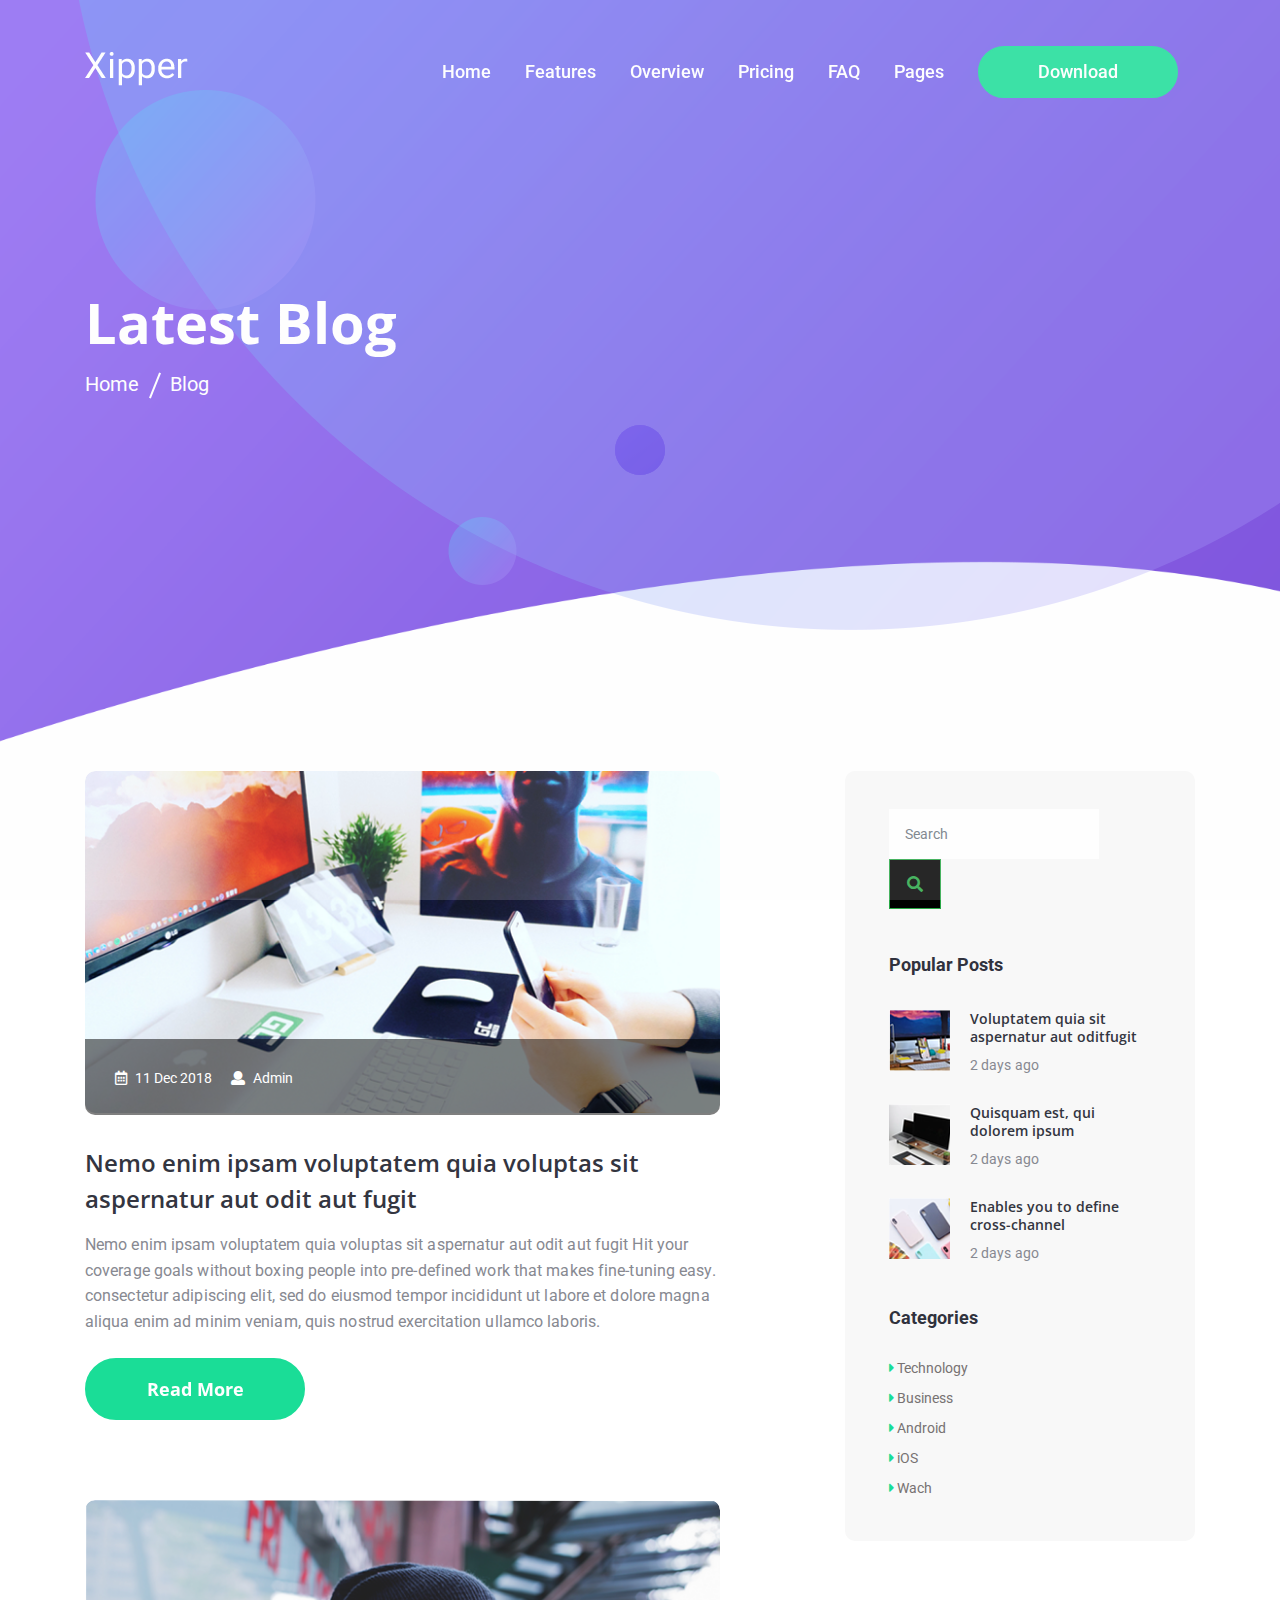
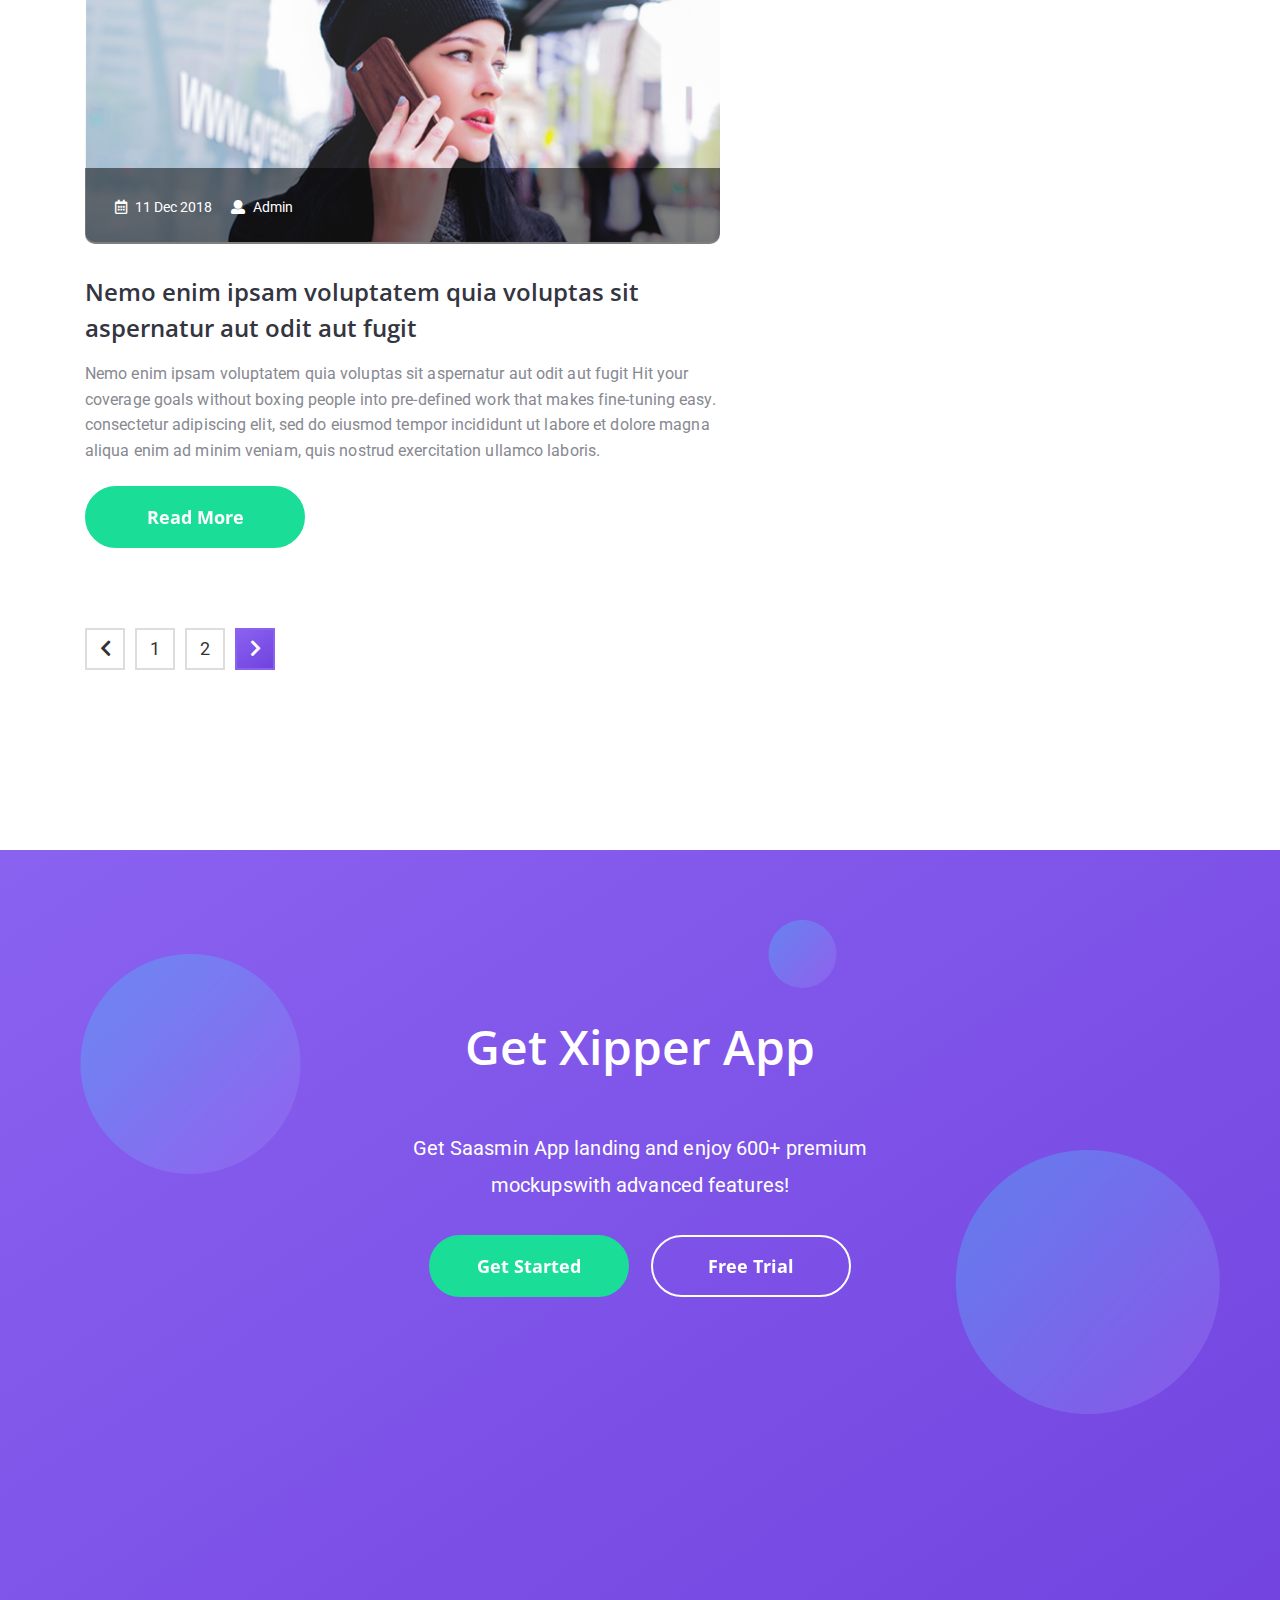
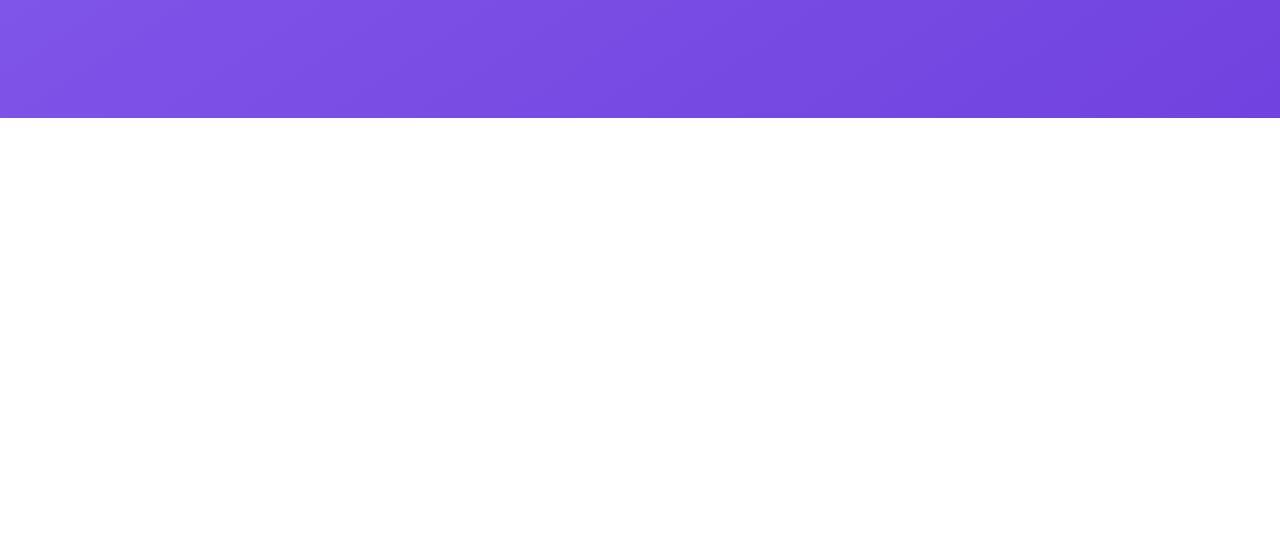
<file: blog.html>
<!DOCTYPE html>
<html lang="en">

<head>
    <meta charset="UTF-8">
    <meta name="viewport" content="width=device-width, initial-scale=1.0">
    <meta http-equiv="X-UA-Compatible" content="ie=edge">
    <title>Xipper - App Landing HTML Template</title>

    <!-- favicon icon -->
    <link rel=icon href=favicon.ico type="image/png">

    <link rel="stylesheet" href="assets/css/fontawesome-all.min.css">
    <link rel="stylesheet" href="assets/font/flaticon.css">
    <link rel="stylesheet" href="assets/css/bootstrap.min.css">
    <link rel="stylesheet" href="assets/css/style.css">
    <link rel="stylesheet" href="assets/css/responsive.css">

</head>

<body>

    <!-- Preloader -->
    <div id="preloader">
        <div class="preloader">
            <span></span>
            <span></span>
        </div>
    </div>
    <!-- End Preloader -->

    <div class="side-wrapper">
        <!-- Top Menu -->
        <header class="top-nav">
            <nav id="cssmenu" class="container">
                <div class="logo">
                    <a href="index.html"><img src="assets/img/logo.png" alt=""></a>
                </div>
                <div id="head-mobile"></div>
                <div class="button"></div>
                <ul class="navbar-nav">
                    <li><a href="#">Home</a>
                        <ul>
                            <li><a href="index-1.html">Home One</a></li>
                            <li><a href="index-2.html">Home Two</a></li>
                            <li><a href="index-3.html">Home Threa</a></li>
                            <li><a href="index-4.html">Home Four</a></li>
                        </ul>
                    </li>
                    <li><a href="#home1-services-area">Features</a></li>
                    <li><a href="#overview-area">Overview</a></li>
                    <li><a href="#pricing-area">Pricing</a></li>
                    <li><a href="#faq-area">FAQ</a></li>
                    <li><a href="#">Pages</a>
                        <ul>

                            <li><a href="blog.html">Blog</a></li>
                            <li><a href="blog-single.html">Blog Single</a></li>
                            <li><a href="contact.html">Contact</a></li>
                        </ul>
                    </li>
                    <li class="top-btn"><a href="#">download</a></li>
                </ul>
            </nav>
        </header>
        <!-- End Top Menu -->

        <!-- Blog Hero -->
        <section id="blog" class="blog-hero">
            <!-- animet  -->
            <div class="blog-hero-animet">
                <img src="assets/img/bg/blog-h1.png" alt="">
                <img src="assets/img/bg/shedo2.png" alt="">
                <img src="assets/img/bg/shedo3.png" alt="">
            </div>
            <div class="container">
                <div class="row">
                    <div class="col-lg-12">
                        <div class="blog-hero-content">
                            <h1>Latest Blog</h1>
                            <ul>
                                <li><a href="#">Home</a></li>
                                <li><a href="blog.html">Blog</a></li>
                            </ul>
                        </div>
                    </div>
                </div>
            </div>
        </section>
        <!-- End Blog Hero -->

        <!-- Blog Content -->
        <section id="blog-area" class="blog-area">
            <div class="container">
                <div class="row">
                    <div class="col-lg-7">
                        <!-- blog content item -->
                        <div class="blog-left">
                            <div class="blog-image">
                                <a href="blog-single.html"><img src="assets/img/blog/1.png" alt=""></a>
                                <ul>
                                    <li><a href="#"><i class="far fa-calendar-alt"></i> 11 Dec 2018</a></li>
                                    <li><a href="#"><i class="fas fa-user"></i> Admin</a></li>
                                </ul>
                            </div>
                            <h4 class="blog-title">Nemo enim ipsam voluptatem quia voluptas sit aspernatur aut odit aut fugit</h4>
                            <p>Nemo enim ipsam voluptatem quia voluptas sit aspernatur aut odit aut fugit Hit your coverage goals without boxing people into pre-defined work that makes fine-tuning easy. consectetur adipiscing elit, sed do eiusmod tempor
                                incididunt ut labore et dolore magna aliqua enim ad minim veniam, quis nostrud exercitation ullamco laboris.</p>
                            <a href="blog-single.html" class="btn-1">Read More</a>
                        </div>
                        <!-- blog content item -->
                        <div class="blog-left">
                            <div class="blog-image">
                                <a href="blog-single.html"><img src="assets/img/blog/2.png" alt=""></a>
                                <ul>
                                    <li><a href="#"><i class="far fa-calendar-alt"></i> 11 Dec 2018</a></li>
                                    <li><a href="#"><i class="fas fa-user"></i> Admin</a></li>
                                </ul>
                            </div>
                            <h4 class="blog-title">Nemo enim ipsam voluptatem quia voluptas sit aspernatur aut odit aut fugit</h4>
                            <p>Nemo enim ipsam voluptatem quia voluptas sit aspernatur aut odit aut fugit Hit your coverage goals without boxing people into pre-defined work that makes fine-tuning easy. consectetur adipiscing elit, sed do eiusmod tempor
                                incididunt ut labore et dolore magna aliqua enim ad minim veniam, quis nostrud exercitation ullamco laboris.</p>
                            <a href="blog-single.html" class="btn-1">Read More</a>
                        </div>

                        <!-- blog content Pagination -->
                        <nav aria-label="Page navigation example">
                            <ul class="pagination blog-pagination">
                                <li><a href="#"><i class="fas fa-chevron-left"></i></a></li>
                                <li><a href="#">1</a></li>
                                <li><a href="#">2</a></li>
                                <li><a href="#"><i class="fas fa-chevron-right"></i></a></li>
                            </ul>
                        </nav>
                    </div>
                    <div class="col-lg-4 offset-lg-1">
                        <!-- blog right widget -->
                        <div class="blog-right-widget">
                            <form class="form-inline blog-searh-form">
                                <input class="form-control " type="search" placeholder="Search" aria-label="Search">
                                <button class="btn btn-outline-success" type="submit"><i class="fas fa-search"></i></button>
                            </form>
                            <!-- blog right widget item -->
                            <div class="blog-right-widget-item">
                                <h4>Popular Posts</h4>
                                <div class="popular-item media">
                                    <img src="assets/img/blog/bt1.png" alt="">
                                    <div class="popular-item-text">
                                        <h6><a href="#">Voluptatem quia sit aspernatur aut oditfugit</a></h6>
                                        <p>2 days ago</p>
                                    </div>
                                </div>
                                <div class="popular-item media">
                                    <img src="assets/img/blog/bt2.png" alt="">
                                    <div class="popular-item-text">
                                        <h6><a href="#">Quisquam est, qui dolorem ipsum</a></h6>
                                        <p>2 days ago</p>
                                    </div>
                                </div>
                                <div class="popular-item media">
                                    <img src="assets/img/blog/bt3.png" alt="">
                                    <div class="popular-item-text">
                                        <h6><a href="#">Enables you to define cross-channel</a></h6>
                                        <p>2 days ago</p>
                                    </div>
                                </div>
                            </div>
                            <!-- blog right widget item -->
                            <div class="blog-right-widget-item">
                                <h4>Categories</h4>
                                <ul>
                                    <li><a href="#"><i class="fas fa-caret-right"></i> Technology</a></li>
                                    <li><a href="#"><i class="fas fa-caret-right"></i> Business</a></li>
                                    <li><a href="#"><i class="fas fa-caret-right"></i> Android</a></li>
                                    <li><a href="#"><i class="fas fa-caret-right"></i> iOS</a></li>
                                    <li><a href="#"><i class="fas fa-caret-right"></i> Wach</a></li>
                                </ul>
                            </div>
                        </div>
                    </div>
                </div>
            </div>
        </section>
        <!-- End Blog Content -->

        <!-- Footer -->
        <footer id="footer-area">
            <div class="footer-app">
                <!-- animet  -->
                <div class="home1-footer-animet">
                    <img src="assets/img/bg/f1.png" alt="">
                    <img src="assets/img/bg/f2.png" alt="">
                    <img src="assets/img/bg/f3.png" alt="">
                </div>
                <div class="container">
                    <div class="row">
                        <div class="col-lg-8 offset-lg-2">
                            <div class="section-title">
                                <h2>Get Xipper App </h2>
                                <p>Get Saasmin App landing and enjoy 600+ premium <br> mockupswith advanced features! </p>
                            </div>
                            <div class="footer-Get-Started-btn">
                                <a href="#" class="btn-1">Get Started</a>
                                <a href="#" class="btn-2">Free Trial</a>
                            </div>
                            <div class="footer-Get-Started-img" data-aos="zoom-in">
                                <img src="assets/img/h1-6.png" alt="">
                            </div>
                        </div>
                    </div>
                </div>
            </div>
            <div class="side-fixed">
                <div class="footer-wiget ">
                    <div class="container">
                        <div class="row">
                            <div class="col-lg-3 col-md-12">
                                <div class="footer-wiget-item">
                                    <a href="#"><img src="assets/img/footer-logo.png" alt=""></a>
                                    <p>Hit your coverage goals without boxing people into pre-defined work shifts and high-performance code to produce .</p>
                                </div>
                            </div>
                            <div class="col-lg-2 offset-lg-1 col-md-3 col-sm-6">
                                <div class="footer-wiget-item">
                                    <h5>Company</h5>
                                    <ul>
                                        <li><a href="#">About us</a></li>
                                        <li><a href="#">Our Team</a></li>
                                        <li><a href="#">Products</a></li>
                                        <li><a href="#">Contact</a></li>
                                    </ul>
                                </div>
                            </div>
                            <div class="col-lg-2 col-md-3 col-sm-6">
                                <div class="footer-wiget-item">
                                    <h5>Product </h5>
                                    <ul>
                                        <li><a href="#">Feature</a></li>
                                        <li><a href="#">Pricing</a></li>
                                        <li><a href="#">Credit</a></li>
                                        <li><a href="#">FAQ</a></li>
                                    </ul>
                                </div>
                            </div>
                            <div class="col-lg-2 col-md-3 col-sm-6">
                                <div class="footer-wiget-item">
                                    <h5>Download </h5>
                                    <ul>
                                        <li><a href="#">iOS</a></li>
                                        <li><a href="#">Android</a></li>
                                        <li><a href="#">Microsoft</a></li>
                                        <li><a href="#">Desktop</a></li>
                                    </ul>
                                </div>
                            </div>
                            <div class="col-lg-2 col-md-3 col-sm-6">
                                <div class="footer-wiget-item">
                                    <h5>Support </h5>
                                    <ul>
                                        <li><a href="#">Privacy</a></li>
                                        <li><a href="#">Help</a></li>
                                        <li><a href="#">Terms</a></li>
                                        <li><a href="#">FAQ</a></li>
                                    </ul>
                                </div>
                            </div>
                        </div>
                    </div>
                </div>
                <div class="container">
                    <div class="copy-right">
                        <div class="row">
                            <div class="col-lg-12">
                                <p>Copyright ©2019 Pixelcurve. All Rights Reserved</p>
                            </div>
                        </div>
                    </div>
                </div>
            </div>
        </footer>
        <!-- End Footer -->

    </div>



    <script src="assets/js/jquery-3.3.1.min.js"></script>
    <script src="assets/js/popper.min.js"></script>
    <script src="assets/js/bootstrap.min.js"></script>
    <script src="assets/js/plugins.js"></script>
    <script src="assets/js/menu.js"></script>
    <script src="assets/js/script.js"></script>
    <script>
        /*
                ========================================
                Preloader
                ========================================
                */
        $(window).on('load', function() {
            $('#preloader').delay(350).fadeOut('slow');
            $('body').delay(350).css({
                'overflow': 'visible'
            });
        });
    </script>


</body>

</html>
</file>
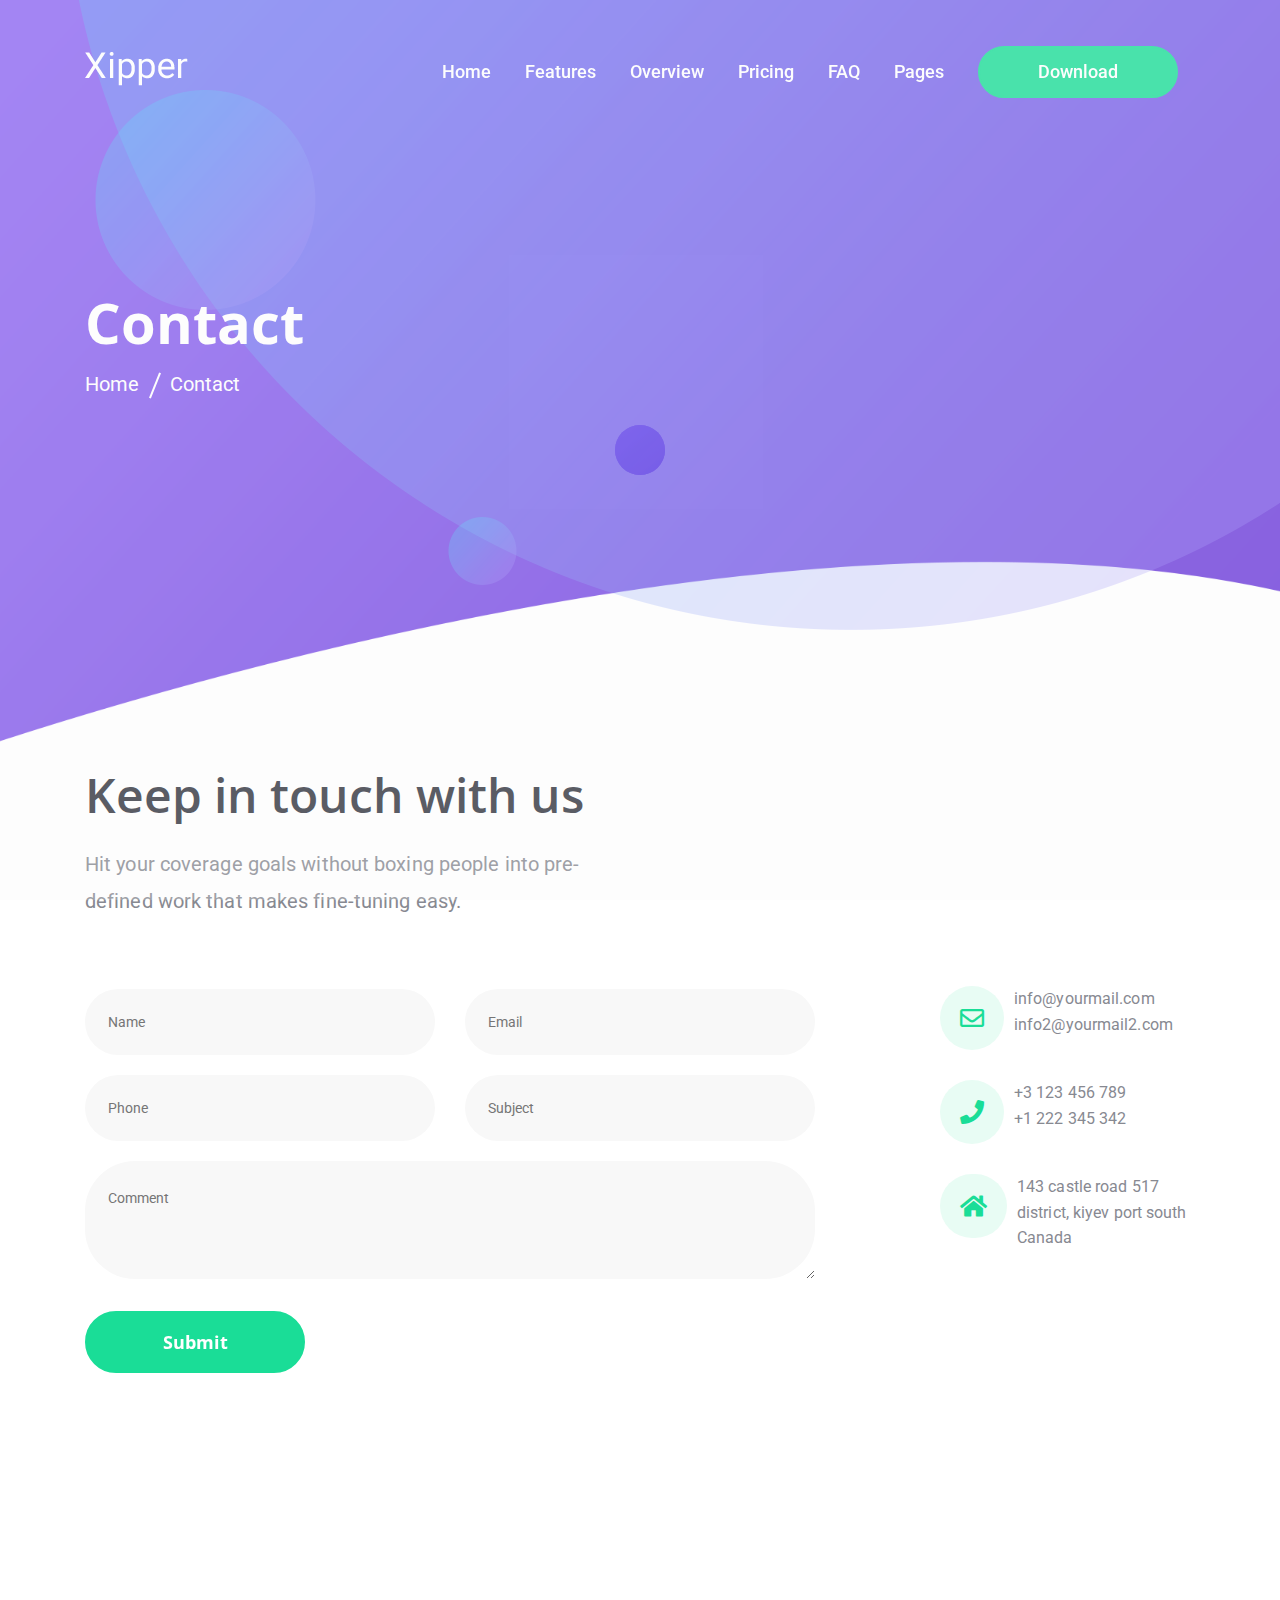
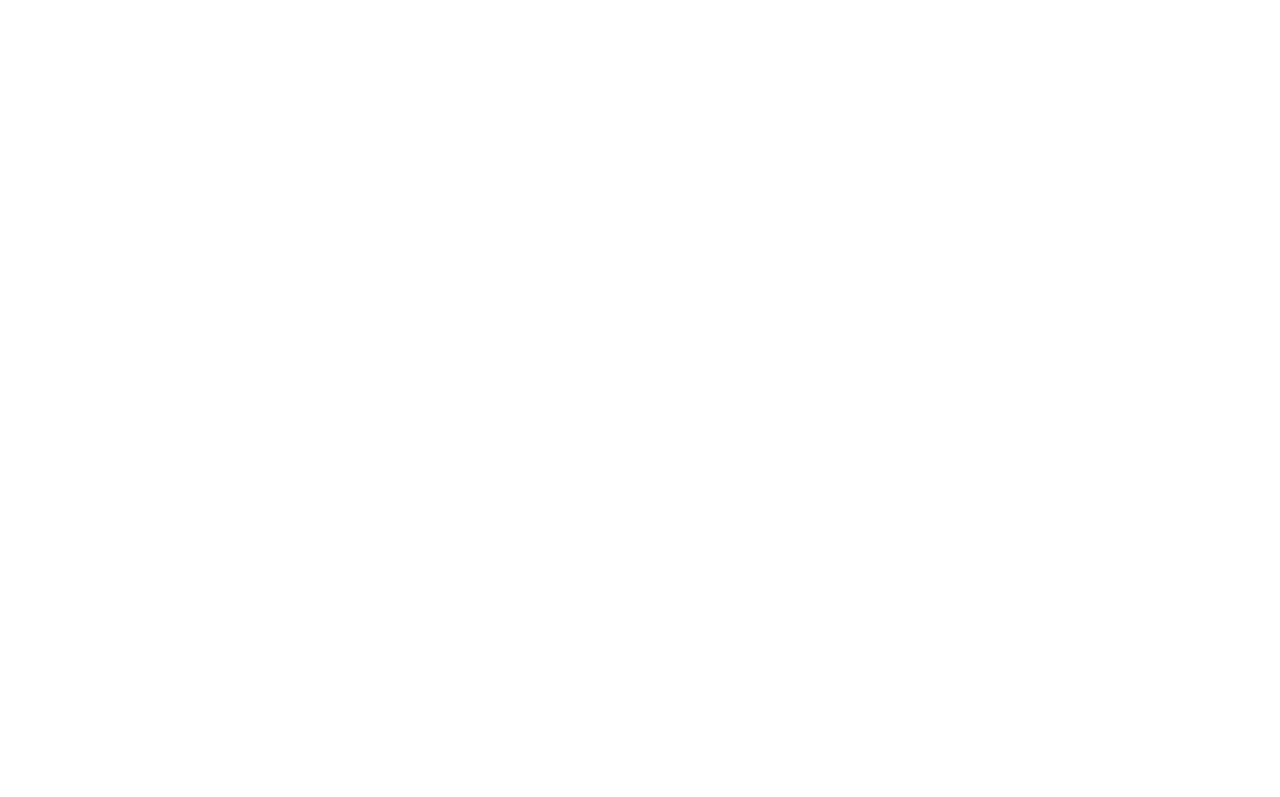
<file: contact.html>
<!DOCTYPE html>
<html lang="en">

<head>
    <meta charset="UTF-8">
    <meta name="viewport" content="width=device-width, initial-scale=1.0">
    <meta http-equiv="X-UA-Compatible" content="ie=edge">
    <title>Xipper - App Landing HTML Template</title>

    <!-- favicon icon -->
    <link rel=icon href=favicon.ico type="image/png">

    <link rel="stylesheet" href="assets/css/fontawesome-all.min.css">
    <link rel="stylesheet" href="assets/font/flaticon.css">
    <link rel="stylesheet" href="assets/css/bootstrap.min.css">
    <link rel="stylesheet" href="assets/css/style.css">
    <link rel="stylesheet" href="assets/css/responsive.css">

</head>

<body>

    <!-- Preloader -->
    <div id="preloader">
        <div class="preloader">
            <span></span>
            <span></span>
        </div>
    </div>
    <!-- End Preloader -->

    <div class="side-wrapper">
        <!-- Top Menu -->
        <header class="top-nav">
            <nav id="cssmenu" class="container">
                <div class="logo">
                    <a href="index.html"><img src="assets/img/logo.png" alt=""></a>
                </div>
                <div id="head-mobile"></div>
                <div class="button"></div>
                <ul class="navbar-nav">
                    <li><a href="#">Home</a>
                        <ul>
                            <li><a href="index-1.html">Home One</a></li>
                            <li><a href="index-2.html">Home Two</a></li>
                            <li><a href="index-3.html">Home Threa</a></li>
                            <li><a href="index-4.html">Home Four</a></li>
                        </ul>
                    </li>
                    <li><a href="#home1-services-area">Features</a></li>
                    <li><a href="#overview-area">Overview</a></li>
                    <li><a href="#pricing-area">Pricing</a></li>
                    <li><a href="#faq-area">FAQ</a></li>
                    <li><a href="#">Pages</a>
                        <ul>

                            <li><a href="blog.html">Blog</a></li>
                            <li><a href="blog-single.html">Blog Single</a></li>
                            <li><a href="contact.html">Contact</a></li>
                        </ul>
                    </li>
                    <li class="top-btn"><a href="#">download</a></li>
                </ul>
            </nav>
        </header>
        <!-- End Top Menu -->

        <!-- Blog Hero -->
        <section id="blog" class="blog-hero">
            <!-- animet  -->
            <div class="blog-hero-animet">
                <img src="assets/img/bg/blog-h1.png" alt="">
                <img src="assets/img/bg/shedo2.png" alt="">
                <img src="assets/img/bg/shedo3.png" alt="">
            </div>
            <div class="container">
                <div class="row">
                    <div class="col-lg-12">
                        <div class="blog-hero-content">
                            <h1>Contact</h1>
                            <ul>
                                <li><a href="#">Home</a></li>
                                <li><a href="#">Contact</a></li>
                            </ul>
                        </div>
                    </div>
                </div>
            </div>
        </section>
        <!-- End Blog Hero -->

        <!-- Contact -->
        <section id="contact-area">
            <div class="container">
                <div class="row">
                    <div class="col-lg-6">
                        <div class="section-title text-left">
                            <h2>Keep in touch with us</h2>
                            <p>Hit your coverage goals without boxing people into pre-defined work that makes fine-tuning easy.</p>
                        </div>
                    </div>
                </div>
                <div class="row">
                    <div class="col-lg-8 col-md-8">
                        <!-- Contact Form -->
                        <form action="mail.php" method="POST" id="contact-form" class="contact-form row">
                            <div class="col-lg-6"><input type="text" name="name" class="contact-name" placeholder="Name"></div>
                            <div class="col-lg-6"><input type="email" name="email" class="contact-name" placeholder="Email"></div>
                            <div class="col-lg-6"><input type="tel" name="number" class="contact-name" placeholder="Phone"></div>
                            <div class="col-lg-6"><input type="text" name="subject" class="contact-name" placeholder="Subject"></div>
                            <div class="col-lg-12"><textarea name="message" id="comment" placeholder="Comment"></textarea></div>
                            <div class="col-lg-12"><button type="submit" class="btn-1">Submit </button></div>
                        </form>
                        <p class="form-message"></p>
                    </div>
                    <div class="col-lg-3 offset-lg-1 col-md-4 content-sss">
                        <div class="contact-right media">
                            <i class="far fa-envelope"></i>
                            <div class="contact-right-text">
                                <p>info@yourmail.com
                                    <br> info2@yourmail2.com</p>
                            </div>
                        </div>
                        <div class="contact-right media">
                            <i class="fas fa-phone"></i>
                            <div class="contact-right-text">
                                <p>+3 123 456 789
                                    <br> +1 222 345 342</p>
                            </div>
                        </div>
                        <div class="contact-right media">
                            <i class="fas fa-home"></i>
                            <div class="contact-right-text">
                                <p>143 castle road 517 <br> district, kiyev port south Canada
                                </p>
                            </div>
                        </div>
                    </div>
                </div>
                <div class="row">
                    <div class="col-lg-12">
                        <div class="google-map">
                            <iframe src="https://www.google.com/maps/embed?pb=!1m14!1m12!1m3!1d58449.38999037164!2d90.39587940661471!3d23.708591505127238!2m3!1f0!2f0!3f0!3m2!1i1024!2i768!4f13.1!5e0!3m2!1sen!2sbd!4v1564250141541!5m2!1sen!2sbd" frameborder="0" allowfullscreen></iframe>
                        </div>
                    </div>
                </div>
            </div>
        </section>
        <!-- End Contact -->

        <!-- Footer -->
        <footer id="footer-area">
            <div class="side-fixed">
                <div class="footer-wiget ">
                    <div class="container">
                        <div class="row">
                            <div class="col-lg-3 col-md-12">
                                <div class="footer-wiget-item">
                                    <a href="#"><img src="assets/img/footer-logo.png" alt=""></a>
                                    <p>Hit your coverage goals without boxing people into pre-defined work shifts and high-performance code to produce .</p>
                                </div>
                            </div>
                            <div class="col-lg-2 offset-lg-1 col-md-3 col-sm-6">
                                <div class="footer-wiget-item">
                                    <h5>Company</h5>
                                    <ul>
                                        <li><a href="#">About us</a></li>
                                        <li><a href="#">Our Team</a></li>
                                        <li><a href="#">Products</a></li>
                                        <li><a href="#">Contact</a></li>
                                    </ul>
                                </div>
                            </div>
                            <div class="col-lg-2 col-md-3 col-sm-6">
                                <div class="footer-wiget-item">
                                    <h5>Product </h5>
                                    <ul>
                                        <li><a href="#">Feature</a></li>
                                        <li><a href="#">Pricing</a></li>
                                        <li><a href="#">Credit</a></li>
                                        <li><a href="#">FAQ</a></li>
                                    </ul>
                                </div>
                            </div>
                            <div class="col-lg-2 col-md-3 col-sm-6">
                                <div class="footer-wiget-item">
                                    <h5>Download </h5>
                                    <ul>
                                        <li><a href="#">iOS</a></li>
                                        <li><a href="#">Android</a></li>
                                        <li><a href="#">Microsoft</a></li>
                                        <li><a href="#">Desktop</a></li>
                                    </ul>
                                </div>
                            </div>
                            <div class="col-lg-2 col-md-3 col-sm-6">
                                <div class="footer-wiget-item">
                                    <h5>Support </h5>
                                    <ul>
                                        <li><a href="#">Privacy</a></li>
                                        <li><a href="#">Help</a></li>
                                        <li><a href="#">Terms</a></li>
                                        <li><a href="#">FAQ</a></li>
                                    </ul>
                                </div>
                            </div>
                        </div>
                    </div>
                </div>
                <div class="container">
                    <div class="copy-right">
                        <div class="row">
                            <div class="col-lg-12">
                                <p>Copyright ©2019 Pixelcurve. All Rights Reserved</p>
                            </div>
                        </div>
                    </div>
                </div>
            </div>
        </footer>
        <!-- End Footer -->

    </div>



    <script src="assets/js/jquery-3.3.1.min.js"></script>
    <script src="assets/js/popper.min.js"></script>
    <script src="assets/js/bootstrap.min.js"></script>
    <script src="assets/js/plugins.js"></script>
    <script src="assets/js/menu.js"></script>
    <script src="assets/js/script.js"></script>
    <script src="assets/js/contact.js"></script>
    <script>
        /*
                                ========================================
                                Preloader
                                ========================================
                                */
        $(window).on('load', function() {
            $('#preloader').delay(350).fadeOut('slow');
            $('body').delay(350).css({
                'overflow': 'visible'
            });
        });
    </script>


</body>

</html>
</file>
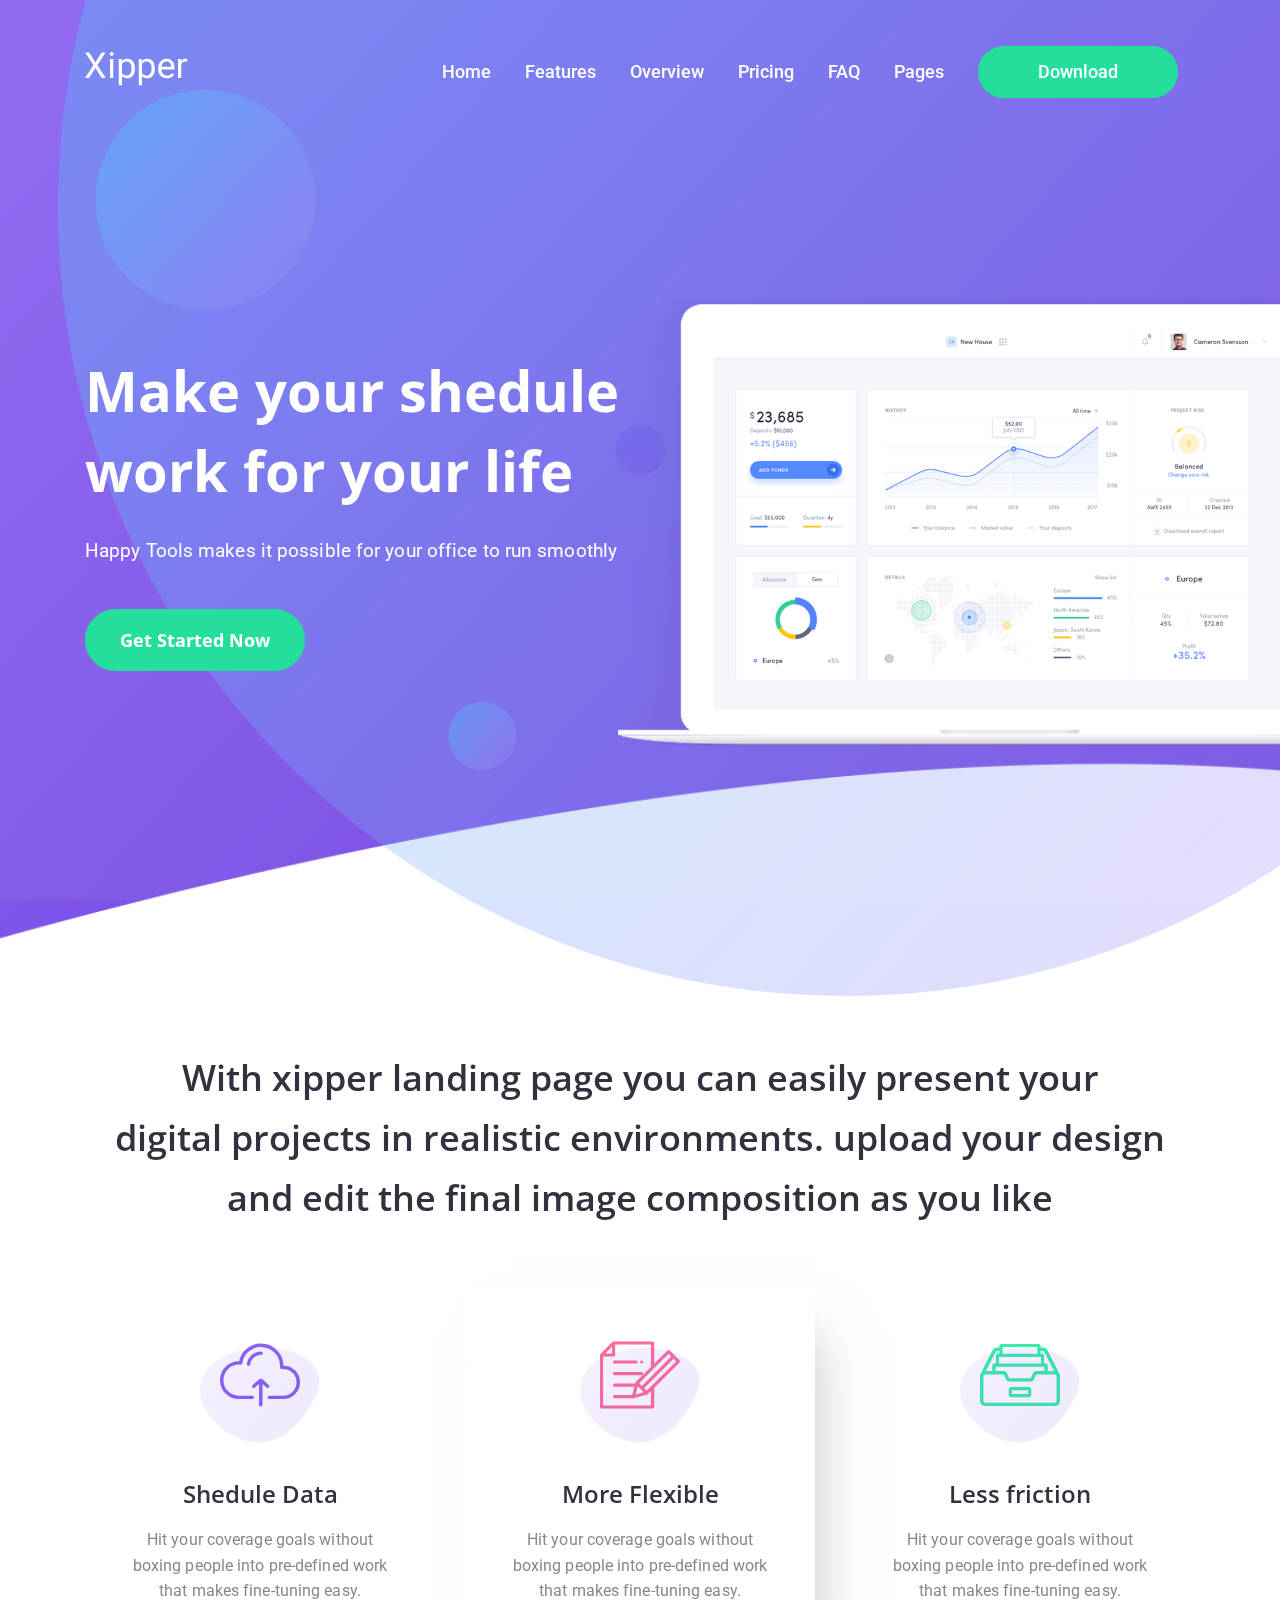
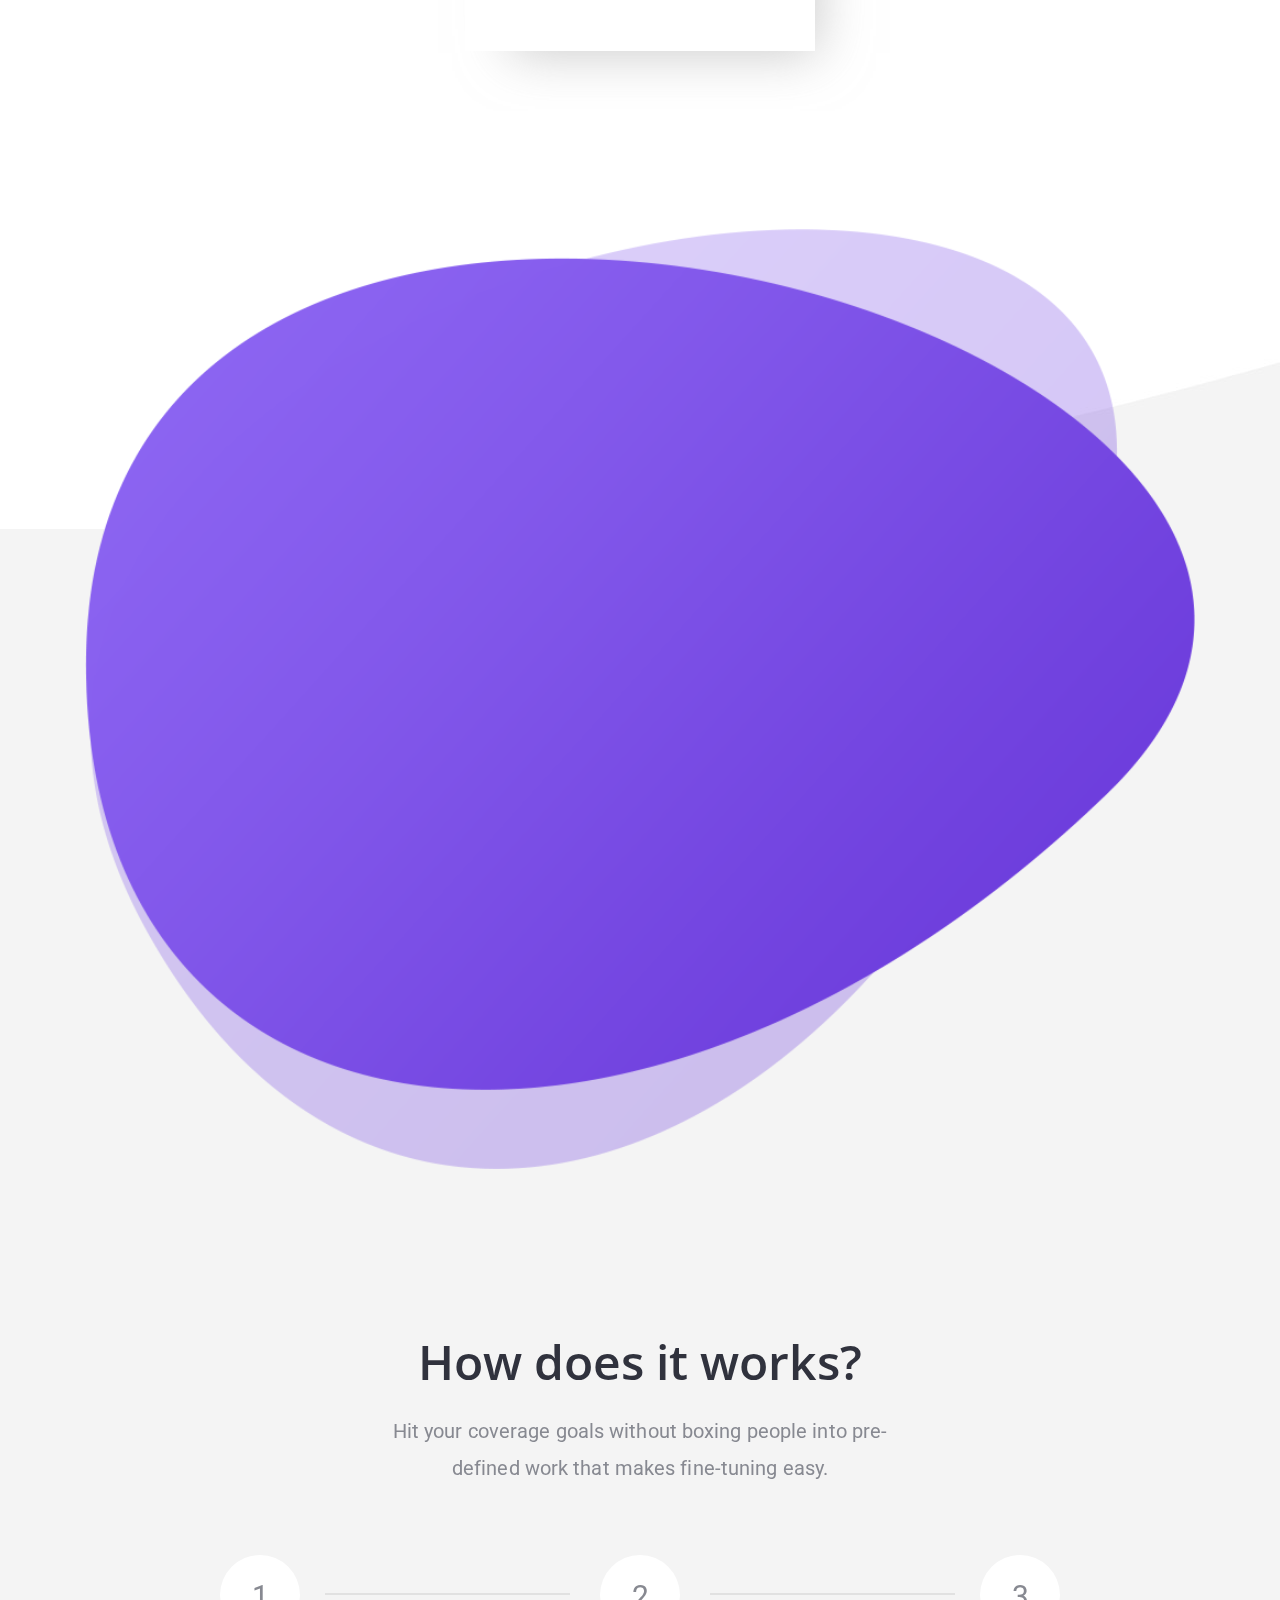
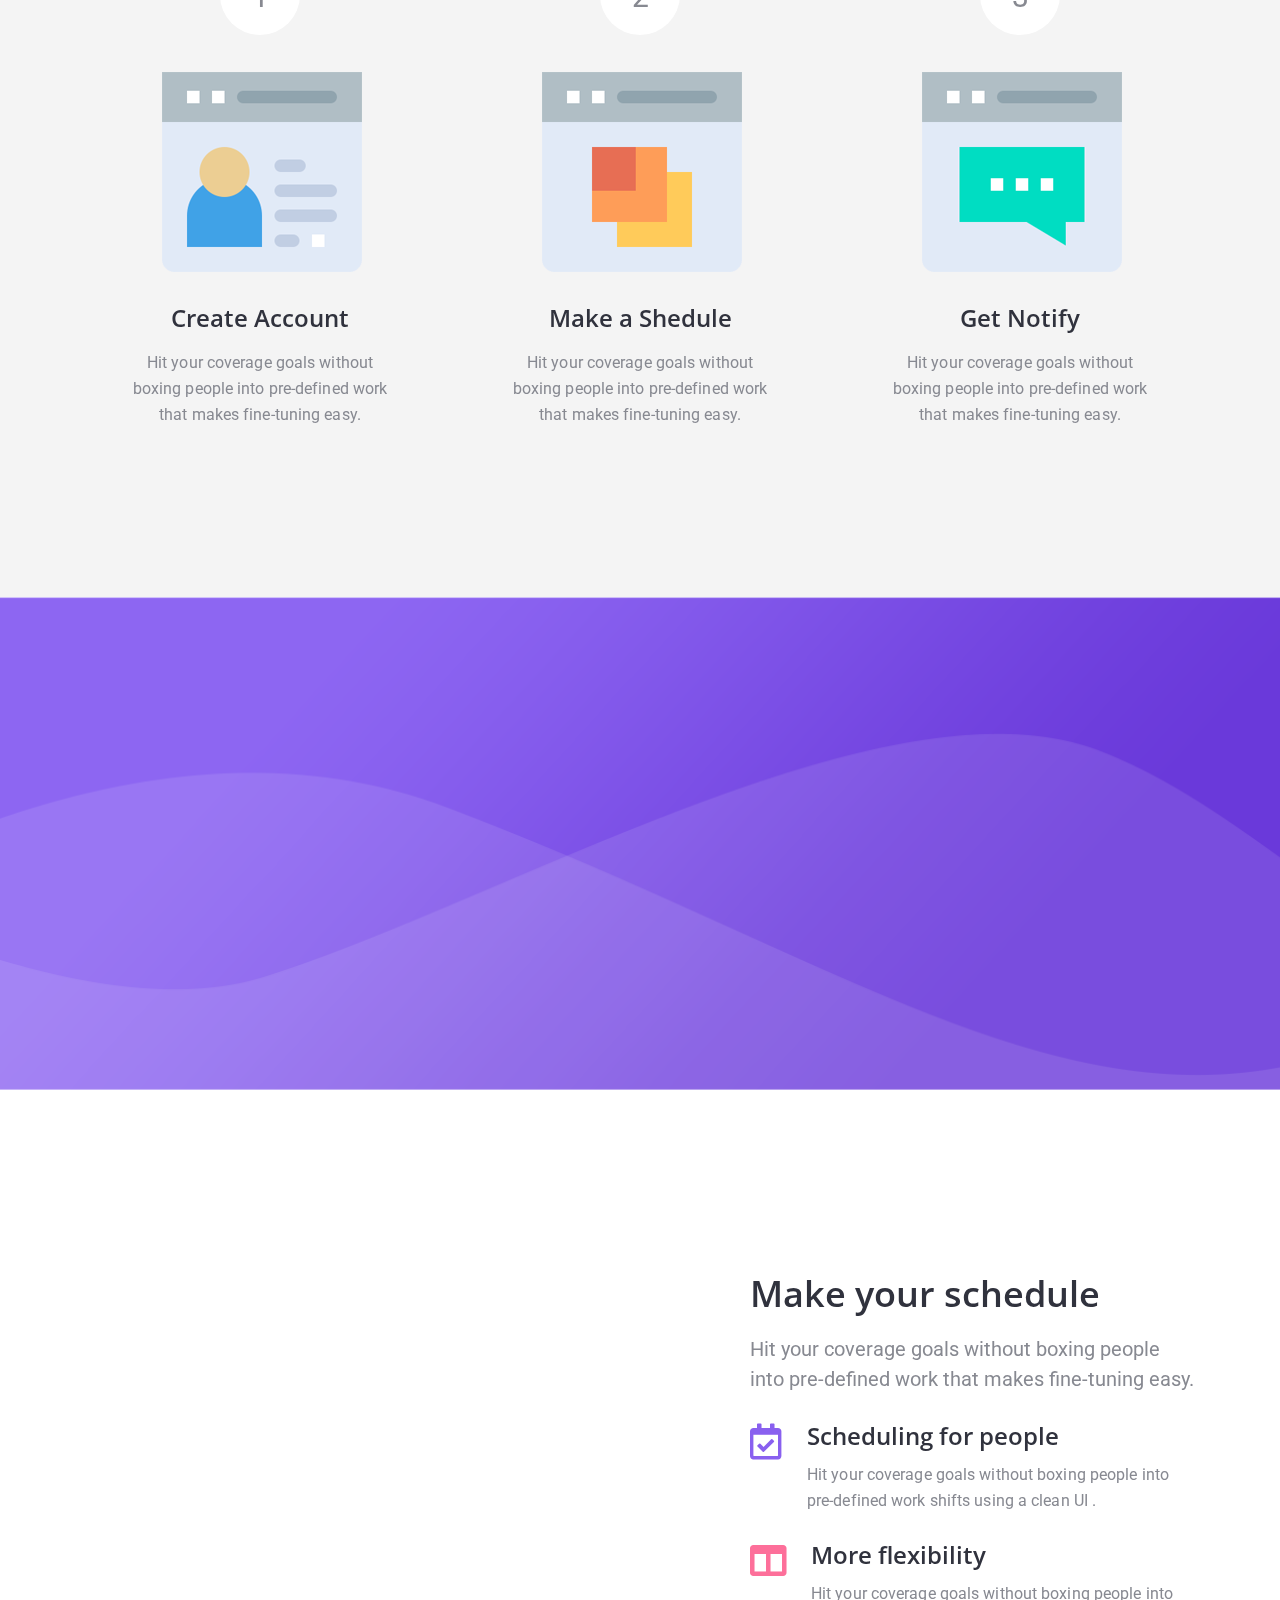
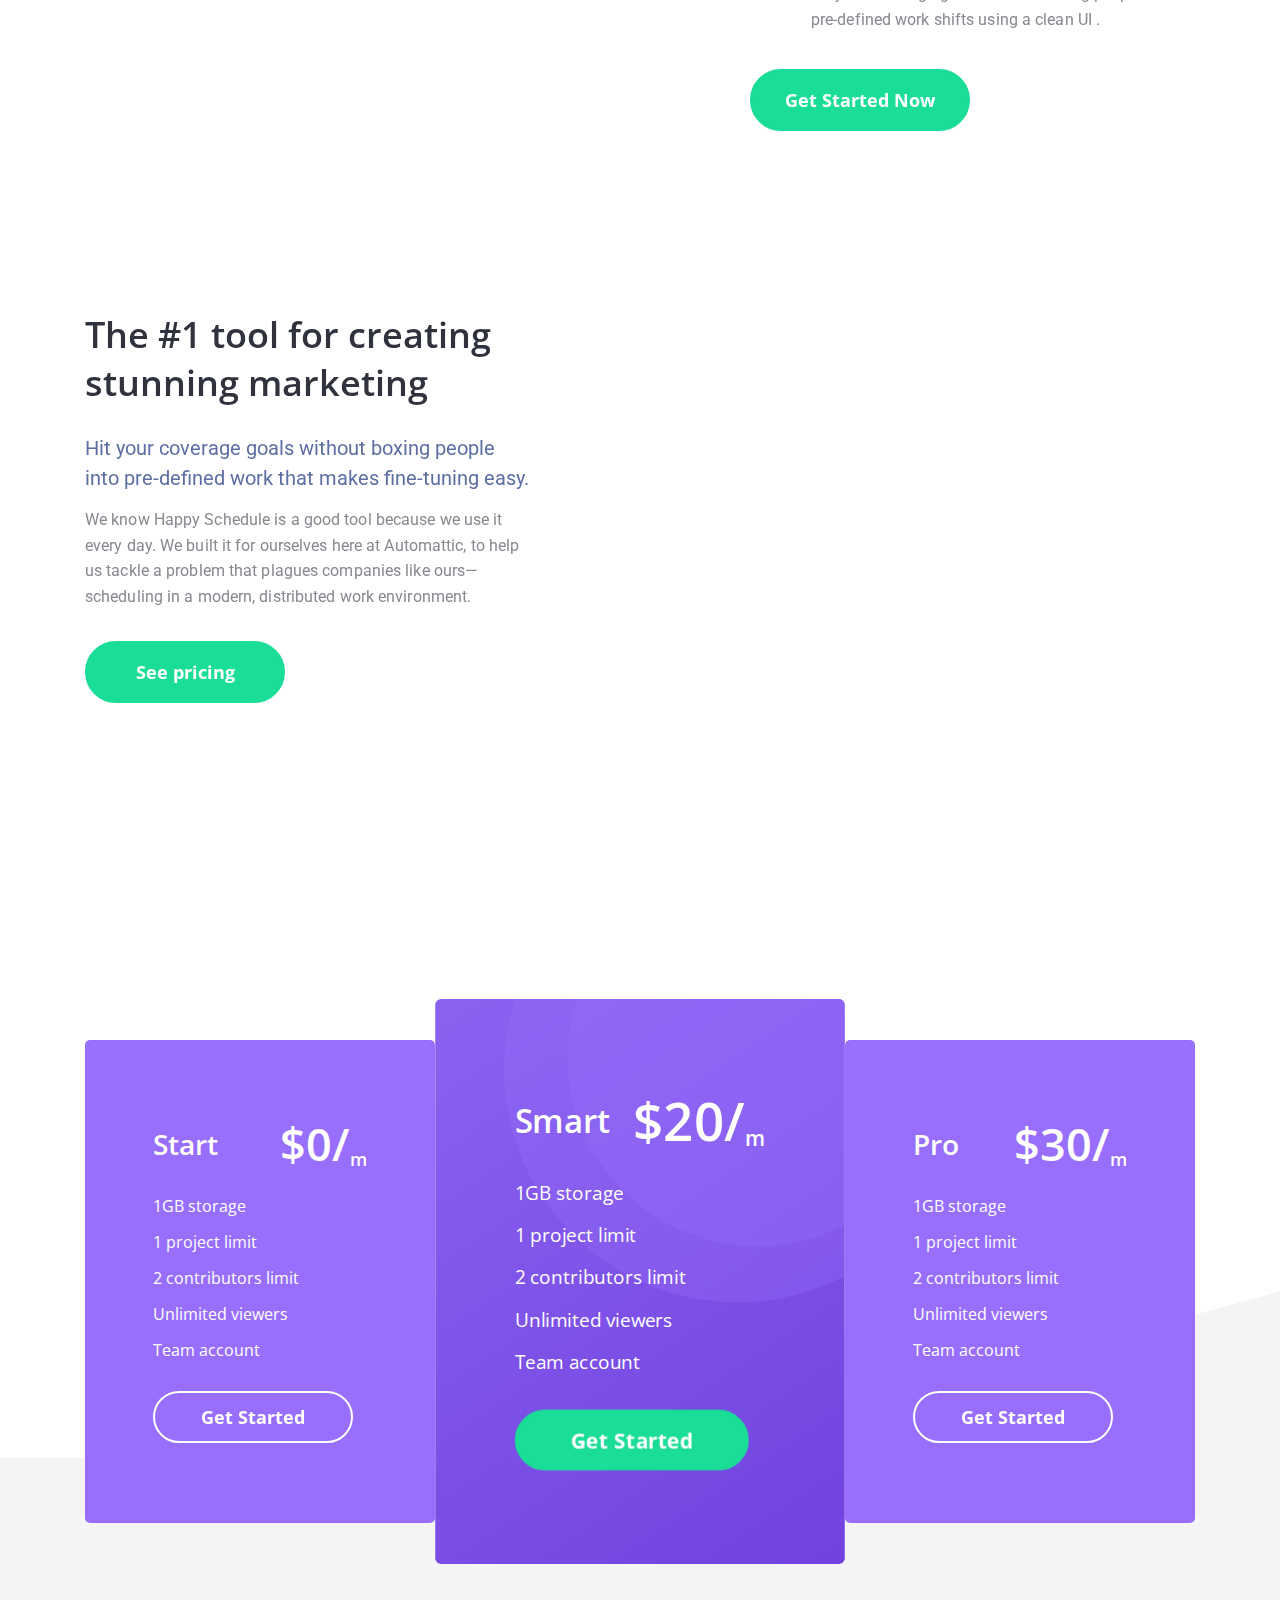
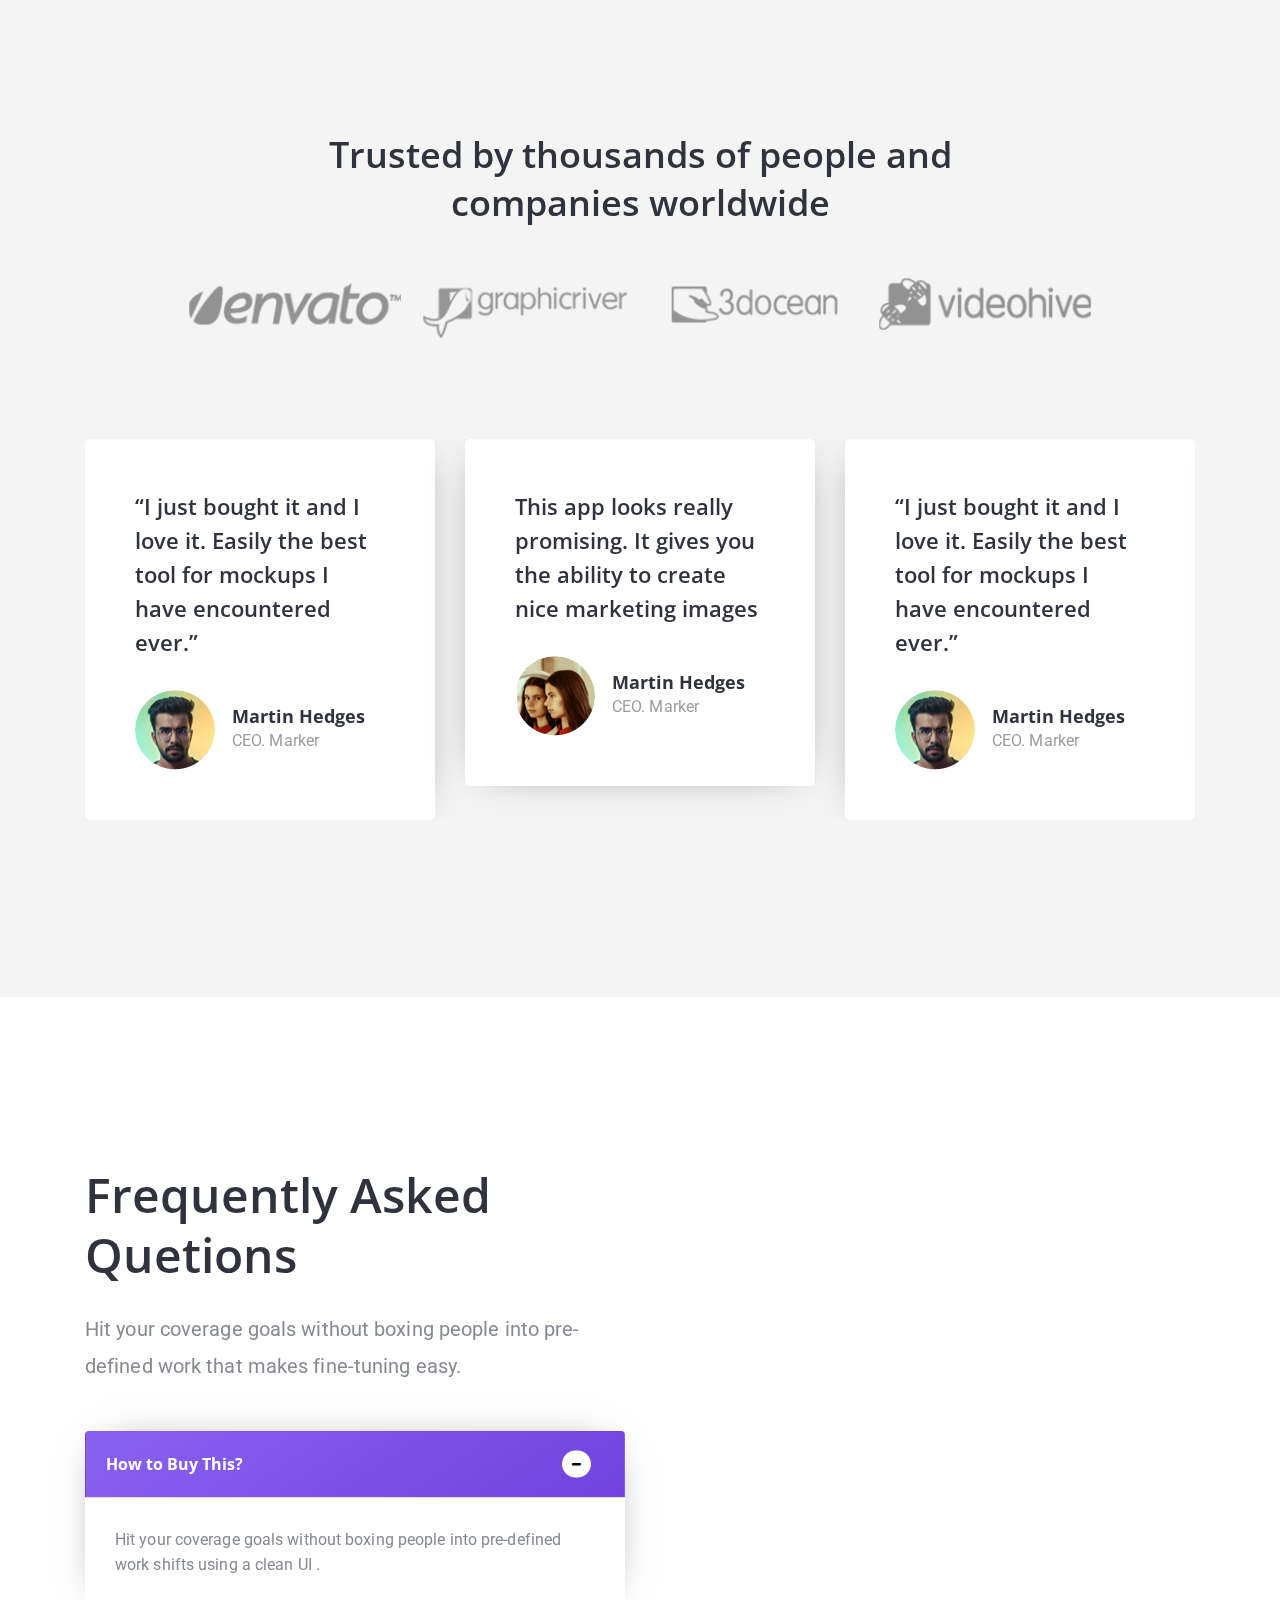
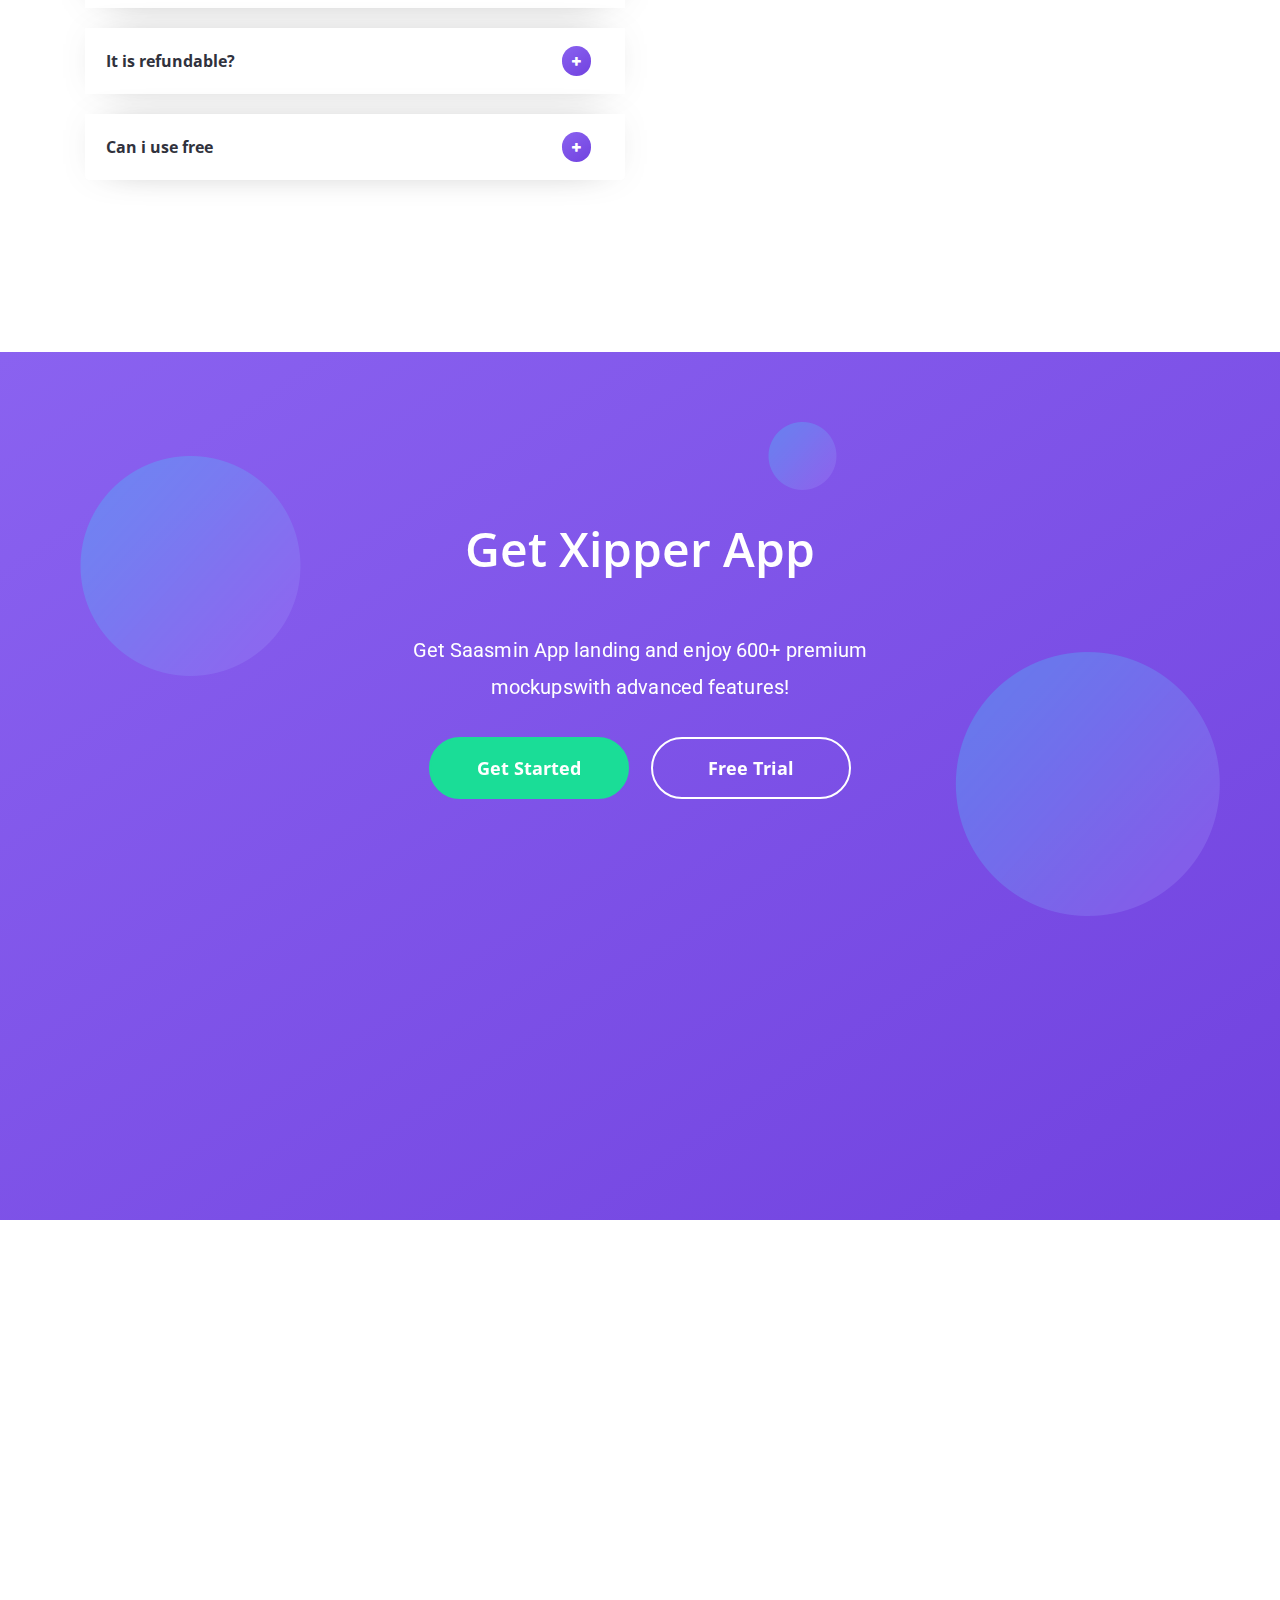
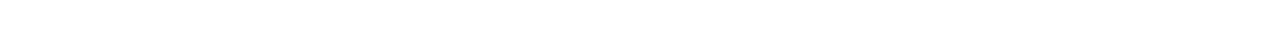
<file: index-1.html>
<!DOCTYPE html>
<html lang="en">

<head>
    <meta charset="UTF-8">
    <meta name="viewport" content="width=device-width, initial-scale=1.0">
    <meta http-equiv="X-UA-Compatible" content="ie=edge">
    <title>Xipper - App Landing HTML Template</title>

    <!-- favicon icon -->
    <link rel=icon href=favicon.ico type="image/png">

    <link rel="stylesheet" href="assets/css/fontawesome-all.min.css">
    <link rel="stylesheet" href="assets/font/flaticon.css">
    <link rel="stylesheet" href="assets/css/bootstrap.min.css">
    <link rel="stylesheet" href="assets/css/style.css">
    <link rel="stylesheet" href="assets/css/responsive.css">



</head>

<body>
    <!-- Preloader -->
    <div id="preloader">
        <div class="preloader">
            <span></span>
            <span></span>
        </div>
    </div>
    <!-- End Preloader -->


    <div class="side-wrapper">
        <!-- Top Menu -->
        <header class="top-nav">
            <nav id="cssmenu" class="container ">
                <div class="logo">
                    <a href="index.html"><img src="assets/img/logo.png" alt=""></a>
                </div>
                <div id="head-mobile"></div>
                <div class="button"></div>
                <ul class="navbar-nav">
                    <li><a href="#">Home</a>
                        <ul>
                            <li><a href="index-1.html">Home One</a></li>
                            <li><a href="index-2.html">Home Two</a></li>
                            <li><a href="index-3.html">Home Threa</a></li>
                            <li><a href="index-4.html">Home Four</a></li>
                        </ul>
                    </li>
                    <li><a href="#home1-services-area">Features</a></li>
                    <li><a href="#overview-area">Overview</a></li>
                    <li><a href="#pricing-area">Pricing</a></li>
                    <li><a href="#faq-area">FAQ</a></li>
                    <li><a href="#">Pages</a>
                        <ul>

                            <li><a href="blog.html">Blog</a></li>
                            <li><a href="blog-single.html">Blog Single</a></li>
                            <li><a href="contact.html">Contact</a></li>
                        </ul>
                    </li>
                    <li class="top-btn"><a href="#">download</a></li>
                </ul>
            </nav>
        </header>
        <!-- End Top Menu -->

        <!-- Home 1 Hero -->
        <section id="home1-hero" class="home1-hero">
            <!-- animet  -->
            <div class="home1-hero-animet">
                <img src="assets/img/bg/shedo1.png" alt="">
                <img src="assets/img/bg/shedo2.png" alt="">
                <img src="assets/img/bg/shedo3.png" alt="">
            </div>
            <div class="container">
                <div class="row">
                    <div class="col-lg-6">
                        <div class="home1-hero-content">
                            <h1>Make your shedule work for your life</h1>
                            <p>Happy Tools makes it possible for your office to run smoothly</p>
                            <a href="#" class="btn-1">Get Started Now</a>
                        </div>
                    </div>
                    <div class="hero1-right">
                        <div class="hero1-right-animet alltuchtopdown">
                            <img src="assets/img/h1-1.png" alt="">
                        </div>
                        <div class="mobile-img-hero1-right-animet">
                            <img src="assets/img/h1-2.png" alt="">
                        </div>
                    </div>
                </div>
            </div>
        </section>
        <!-- End Home 1 Hero -->

        <!-- Home 1 Services -->
        <section id="home1-services-area">
            <div class="container">
                <div class="row">
                    <div class="col-lg-12">
                        <div class="home1-services-title">
                            <h3>With xipper landing page you can easily present your
                                <br> digital projects in realistic environments. upload your design and edit the final image composition as you like</h3>
                        </div>
                    </div>
                </div>
                <div class="home1-services-content">
                    <div class="row">
                        <!-- Home 1 Services item -->
                        <div class="col-lg-4 col-md-6">
                            <div class="home1-services-item">
                                <i class="flaticon-cloud-computing"></i>
                                <h4><a href="#">Shedule Data</a></h4>
                                <p>Hit your coverage goals without boxing people into pre-defined work that makes fine-tuning easy.</p>
                            </div>
                        </div>

                        <!-- Home 1 Services item -->
                        <div class="col-lg-4 col-md-6">
                            <div class="home1-services-item home1-services-item-active">
                                <i class="flaticon-note"></i>
                                <h4><a href="#">More Flexible</a></h4>
                                <p>Hit your coverage goals without boxing people into pre-defined work that makes fine-tuning easy.</p>
                            </div>
                        </div>

                        <!-- Home 1 Services item -->
                        <div class="col-lg-4 offset-lg-0 col-md-6 offset-md-3">
                            <div class="home1-services-item">
                                <i class="flaticon-document"></i>
                                <h4><a href="#">Less friction</a></h4>
                                <p>Hit your coverage goals without boxing people into pre-defined work that makes fine-tuning easy.</p>
                            </div>
                        </div>
                    </div>
                </div>
            </div>
        </section>
        <!-- End Home 1 Services -->

        <!-- How Works -->
        <section id="how-works-area" class="home1-how-works-area">
            <div class="container">
                <div class="how-works-video-content">
                    <div class="row">
                        <div class="col-lg-12">
                            <div class="how-works-video" data-aos="zoom-in">
                                <img src="assets/img/h1-2.png" alt="">
                                <a class="video-play-button" href="https://vimeo.com/45830194">
                                    <span></span>
                                </a>
                            </div>
                        </div>
                    </div>
                </div>
                <div class="how-works-content">
                    <div class="row">
                        <div class="offset-lg-3 col-lg-6">
                            <div class="section-title">
                                <h2>How does it works? </h2>
                                <p>Hit your coverage goals without boxing people into pre-defined work that makes fine-tuning easy.</p>
                            </div>
                        </div>
                    </div>
                    <div class="row">
                        <!-- How Works Item -->
                        <div class="col-lg-4 col-md-6">
                            <div class="how-works-item">
                                <div class="top-line">1</div>
                                <img src="assets/img/icon/1.png" alt="icon">
                                <h4>Create Account</h4>
                                <p>Hit your coverage goals without boxing people into pre-defined work that makes fine-tuning easy.</p>
                            </div>
                        </div>
                        <!-- How Works Item -->
                        <div class="col-lg-4 col-md-6">
                            <div class="how-works-item top-bor">
                                <div class="top-line ">2</div>
                                <img src="assets/img/icon/2.png" alt="icon">
                                <h4>Make a Shedule</h4>
                                <p>Hit your coverage goals without boxing people into pre-defined work that makes fine-tuning easy.</p>
                            </div>
                        </div>
                        <!-- How Works Item -->
                        <div class="col-lg-4 offset-lg-0 col-md-6 offset-md-3">
                            <div class="how-works-item">
                                <div class="top-line">3</div>
                                <img src="assets/img/icon/3.png" alt="icon">
                                <h4>Get Notify</h4>
                                <p>Hit your coverage goals without boxing people into pre-defined work that makes fine-tuning easy.</p>
                            </div>
                        </div>
                    </div>
                </div>
            </div>
        </section>
        <!-- End Does Works -->

        <!-- Counter -->
        <div id="counter-area" class="home1-counter">
            <div class="container">
                <div class="row">
                    <!-- Counter Item -->
                    <div class="col-lg-4 col-md-6">
                        <div class="counter-item" data-aos="fade-up" data-aos-duration="1000">
                            <span class="counter">800</span><sup>+</sup>
                            <p>large filter previews <br> No gimmicky, silly or unusable photo effects</p>
                        </div>
                    </div>

                    <!-- Counter Item -->
                    <div class="col-lg-4 col-md-6">
                        <div class="counter-item counter-center" data-aos="fade-up" data-aos-duration="2000">
                            <span class="counter">109</span><sup>$</sup>
                            <p> Monthly pricing starts at $99, which includes your first 12 members</p>
                        </div>
                    </div>

                    <!-- Counter Item -->
                    <div class="col-lg-4 offset-lg-0 col-md-6 offset-md-3">
                        <div class="counter-item" data-aos="fade-up" data-aos-duration="3000">
                            <span class="counter">78</span><sup>+</sup>
                            <p>know Happy Schedule is a good tool because we use <br> it every day</p>
                        </div>
                    </div>
                </div>
            </div>
        </div>
        <!-- End Counter -->

        <!-- Overview -->
        <section id="overview-area">
            <div class="overview-top">
                <div class="container">
                    <div class="row">
                        <div class="col-lg-7">
                            <div class="overview-img " data-aos="fade-up">
                                <img src="assets/img/h1-3.png" alt="">
                            </div>
                        </div>
                        <div class="col-lg-5">
                            <div class="overview-text">
                                <div class="overview-title">
                                    <h3>Make your schedule</h3>
                                    <p>Hit your coverage goals without boxing people into pre-defined work that makes fine-tuning easy.</p>
                                </div>
                                <div class="overview-text-item media">
                                    <i class="far fa-calendar-check"></i>
                                    <div class="overview-text-item-text">
                                        <h4>Scheduling for people</h4>
                                        <p>Hit your coverage goals without boxing people into pre-defined work shifts using a clean UI .</p>
                                    </div>
                                </div>
                                <div class="overview-text-item media">
                                    <i class="fas fa-columns"></i>
                                    <div class="overview-text-item-text">
                                        <h4>More flexibility</h4>
                                        <p>Hit your coverage goals without boxing people into pre-defined work shifts using a clean UI .</p>
                                    </div>
                                </div>
                                <a href="#" class="btn-1">Get Started Now</a>
                            </div>
                        </div>
                    </div>
                </div>
            </div>
            <div class="overview-bottom">
                <div class="container">
                    <div class="row">
                        <div class="col-lg-5">
                            <div class="overview-bottom-title">
                                <h3>The #1 tool for creating stunning marketing</h3>
                                <h5>Hit your coverage goals without boxing people into pre-defined work that makes fine-tuning easy.</h5>
                                <p>We know Happy Schedule is a good tool because we use it every day. We built it for ourselves here at Automattic, to help us tackle a problem that plagues companies like ours—scheduling in a modern, distributed work environment.</p>
                                <a href="#" class="btn-1">See pricing</a>
                            </div>
                        </div>
                        <div class="offset-lg-1 col-lg-6 col-md-10 offset-md-1">
                            <div class="overview-bottom-img" data-aos="fade-up">
                                <img src="assets/img/h1-4.png" alt="">
                                <img src="assets/img/h1-5.png" alt="">
                            </div>
                        </div>
                    </div>
                </div>
            </div>
        </section>
        <!-- End Overview -->

        <!-- Pricing -->
        <section id="pricing-area">
            <div class="container">
                <div class="row">
                    <!-- Pricing Item -->
                    <div class="col-lg-4 col-md-6">
                        <div class="pricing-item">
                            <h2>Start <span>$0/<sub>m</sub></span></h2>
                            <ul>
                                <li><a href="#">1GB storage</a></li>
                                <li><a href="#">1 project limit</a></li>
                                <li><a href="#">2 contributors limit</a></li>
                                <li><a href="#">Unlimited viewers</a></li>
                                <li><a href="#">Team account</a></li>
                            </ul>
                            <a href="#" class="btn-2">Get Started</a>
                        </div>
                    </div>
                    <!-- Pricing Item -->
                    <div class="col-lg-4 col-md-6">
                        <div class="pricing-item active">
                            <h2>Smart <span>$20/<sub>m</sub></span></h2>
                            <ul>
                                <li><a href="#">1GB storage</a></li>
                                <li><a href="#">1 project limit</a></li>
                                <li><a href="#">2 contributors limit</a></li>
                                <li><a href="#">Unlimited viewers</a></li>
                                <li><a href="#">Team account</a></li>
                            </ul>
                            <a href="#" class="btn-1">Get Started</a>
                        </div>
                    </div>
                    <!-- Pricing Item -->
                    <div class="col-lg-4 offset-lg-0 col-md-6 offset-md-3">
                        <div class="pricing-item">
                            <h2>Pro <span>$30/<sub>m</sub></span></h2>
                            <ul>
                                <li><a href="#">1GB storage</a></li>
                                <li><a href="#">1 project limit</a></li>
                                <li><a href="#">2 contributors limit</a></li>
                                <li><a href="#">Unlimited viewers</a></li>
                                <li><a href="#">Team account</a></li>
                            </ul>
                            <a href="#" class="btn-2">Get Started</a>
                        </div>
                    </div>
                </div>
            </div>
        </section>
        <!-- End Pricing -->

        <!-- Testiminial -->
        <section id="testiminial-area" class="home1-testiminial-area">
            <div class="container">
                <div class="row">
                    <div class="offset-lg-2 col-lg-8">
                        <div class="testiminial-title">
                            <h3>Trusted by thousands of people and companies worldwide</h3>
                        </div>
                    </div>
                </div>
                <!-- Testiminial Logo -->
                <div class="row">
                    <div class="offset-lg-1 col-lg-10">
                        <div class="testiminial-logo owl-carousel ">
                            <div class="testiminial-logo-item">
                                <a href="#"><img src="assets/img/logo/theme-logo1.png" alt=""></a>
                            </div>
                            <div class="testiminial-logo-item">
                                <a href="#"><img src="assets/img/logo/theme-logo2.png" alt=""></a>
                            </div>
                            <div class="testiminial-logo-item">
                                <a href="#"><img src="assets/img/logo/theme-logo3.png" alt=""></a>
                            </div>
                            <div class="testiminial-logo-item">
                                <a href="#"><img src="assets/img/logo/theme-logo4.png" alt=""></a>
                            </div>
                            <div class="testiminial-logo-item">
                                <a href="#"><img src="assets/img/logo/theme-logo1.png" alt=""></a>
                            </div>
                            <div class="testiminial-logo-item">
                                <a href="#"><img src="assets/img/logo/theme-logo2.png" alt=""></a>
                            </div>
                        </div>
                    </div>
                </div>
                <!-- Testiminial Content -->
                <div class="testiminial-content owl-carousel">
                    <!-- Testiminial Content item -->
                    <div class="row">
                        <div class="col-lg-12">
                            <div class="testiminial-content-item">
                                <h5>“I just bought it and I love it. Easily the best tool for mockups I have encountered ever.”</h5>
                                <div class="testiminial-admin media">
                                    <img src="assets/img/admin/t1.png" alt="">
                                    <div class="testiminial-admin-text">
                                        <h6>Martin Hedges</h6>
                                        <p>CEO. Marker</p>
                                    </div>
                                </div>
                            </div>
                        </div>
                    </div>
                    <!-- Testiminial Content item -->
                    <div class="row">
                        <div class="col-lg-12">
                            <div class="testiminial-content-item">
                                <h5>This app looks really promising. It gives you the ability to create nice marketing images</h5>
                                <div class="testiminial-admin media">
                                    <img src="assets/img/admin/t2.png" alt="">
                                    <div class="testiminial-admin-text">
                                        <h6>Martin Hedges</h6>
                                        <p>CEO. Marker</p>
                                    </div>
                                </div>
                            </div>
                        </div>
                    </div>
                    <!-- Testiminial Content item -->
                    <div class="row">
                        <div class="col-lg-12">
                            <div class="testiminial-content-item">
                                <h5>“I just bought it and I love it. Easily the best tool for mockups I have encountered ever.”</h5>
                                <div class="testiminial-admin media">
                                    <img src="assets/img/admin/t1.png" alt="">
                                    <div class="testiminial-admin-text">
                                        <h6>Martin Hedges</h6>
                                        <p>CEO. Marker</p>
                                    </div>
                                </div>
                            </div>
                        </div>
                    </div>
                    <!-- Testiminial Content item -->
                    <div class="row">
                        <div class="col-lg-12">
                            <div class="testiminial-content-item">
                                <h5>This app looks really promising. It gives you the ability to create nice marketing images</h5>
                                <div class="testiminial-admin media">
                                    <img src="assets/img/admin/t2.png" alt="">
                                    <div class="testiminial-admin-text">
                                        <h6>Martin Hedges</h6>
                                        <p>CEO. Marker</p>
                                    </div>
                                </div>
                            </div>
                        </div>
                    </div>
                </div>
            </div>
        </section>
        <!-- End Testiminial -->

        <!-- Faq -->
        <section id="faq-area">
            <div class="container">
                <div class="row">
                    <div class="col-lg-6">
                        <div class="faq-content">
                            <div class="faq-content-title">
                                <h2>Frequently Asked Quetions</h2>
                                <p>Hit your coverage goals without boxing people into pre-defined work that makes fine-tuning easy.</p>
                            </div>
                            <div class="accordion" id="accordionExample">
                                <div class="card">
                                    <div class="card-header" id="headingOne">
                                        <h2 class="mb-0">
                                            <button class="btn btn-link faq-title" type="button" data-toggle="collapse" data-target="#collapseOne" aria-expanded="true" aria-controls="collapseOne">
                                            How to Buy This?
                                            <span class="card-icon">
                                                <i class="fas fa-plus"></i>
                                                <i class="fas fa-minus"></i>
                                            </span> 
                                      </button>
                                        </h2>
                                    </div>

                                    <div id="collapseOne" class="collapse show" aria-labelledby="headingOne" data-parent="#accordionExample">
                                        <div class="card-body">
                                            <p>Hit your coverage goals without boxing people into pre-defined work shifts using a clean UI .</p>
                                        </div>
                                    </div>
                                </div>
                                <div class="card">
                                    <div class="card-header" id="headingTwo">
                                        <h2 class="mb-0">
                                            <button class="btn btn-link faq-title collapsed" type="button" data-toggle="collapse" data-target="#collapseTwo" aria-expanded="false" aria-controls="collapseTwo">
                                            It is refundable?
                                            <span class="card-icon">
                                                <i class="fas fa-plus"></i>
                                                <i class="fas fa-minus"></i>
                                            </span>
                                      </button>
                                        </h2>
                                    </div>
                                    <div id="collapseTwo" class="collapse" aria-labelledby="headingTwo" data-parent="#accordionExample">
                                        <div class="card-body">
                                            <p>Hit your coverage goals without boxing people into pre-defined work shifts using a clean UI .</p>
                                        </div>
                                    </div>
                                </div>
                                <div class="card">
                                    <div class="card-header" id="headingThree">
                                        <h2 class="mb-0">
                                            <button class="btn btn-link faq-title collapsed" type="button" data-toggle="collapse" data-target="#collapseThree" aria-expanded="false" aria-controls="collapseThree">
                                            Can i use free
                                            <span class="card-icon">
                                                <i class="fas fa-plus"></i>
                                                <i class="fas fa-minus"></i>
                                            </span>
                                      </button>
                                        </h2>
                                    </div>
                                    <div id="collapseThree" class="collapse" aria-labelledby="headingThree" data-parent="#accordionExample">
                                        <div class="card-body">
                                            <p>Hit your coverage goals without boxing people into pre-defined work shifts using a clean UI .</p>
                                        </div>
                                    </div>
                                </div>
                            </div>
                        </div>
                    </div>
                    <div class="offset-lg-1 col-lg-5">
                        <div class="faq-img " data-aos="zoom-in-down">
                            <img src="assets/img/h6.png" alt="">
                        </div>
                    </div>
                </div>
            </div>
        </section>
        <!-- End Faq -->

        <!-- Footer -->
        <footer id="footer-area">
            <div class="footer-app">
                <!-- animet  -->
                <div class="home1-footer-animet">
                    <img src="assets/img/bg/f1.png" alt="">
                    <img src="assets/img/bg/f2.png" alt="">
                    <img src="assets/img/bg/f3.png" alt="">
                </div>
                <div class="container">
                    <div class="row">
                        <div class="col-lg-8 offset-lg-2">
                            <div class="section-title">
                                <h2>Get Xipper App </h2>
                                <p>Get Saasmin App landing and enjoy 600+ premium <br> mockupswith advanced features! </p>
                            </div>
                            <div class="footer-Get-Started-btn">
                                <a href="#" class="btn-1">Get Started</a>
                                <a href="#" class="btn-2">Free Trial</a>
                            </div>
                            <div class="footer-Get-Started-img" data-aos="zoom-in">
                                <img src="assets/img/h1-6.png" alt="">
                            </div>
                        </div>
                    </div>
                </div>
            </div>
            <div class="side-fixed">
                <div class="footer-wiget ">
                    <div class="container">
                        <div class="row">
                            <div class="col-lg-3 col-md-12">
                                <div class="footer-wiget-item">
                                    <a href="#"><img src="assets/img/footer-logo.png" alt=""></a>
                                    <p>Hit your coverage goals without boxing people into pre-defined work shifts and high-performance code to produce .</p>
                                </div>
                            </div>
                            <div class="col-lg-2 offset-lg-1 col-md-3 col-sm-6">
                                <div class="footer-wiget-item">
                                    <h5>Company</h5>
                                    <ul>
                                        <li><a href="#">About us</a></li>
                                        <li><a href="#">Our Team</a></li>
                                        <li><a href="#">Products</a></li>
                                        <li><a href="#">Contact</a></li>
                                    </ul>
                                </div>
                            </div>
                            <div class="col-lg-2 col-md-3 col-sm-6">
                                <div class="footer-wiget-item">
                                    <h5>Product </h5>
                                    <ul>
                                        <li><a href="#">Feature</a></li>
                                        <li><a href="#">Pricing</a></li>
                                        <li><a href="#">Credit</a></li>
                                        <li><a href="#">FAQ</a></li>
                                    </ul>
                                </div>
                            </div>
                            <div class="col-lg-2 col-md-3 col-sm-6">
                                <div class="footer-wiget-item">
                                    <h5>Download </h5>
                                    <ul>
                                        <li><a href="#">iOS</a></li>
                                        <li><a href="#">Android</a></li>
                                        <li><a href="#">Microsoft</a></li>
                                        <li><a href="#">Desktop</a></li>
                                    </ul>
                                </div>
                            </div>
                            <div class="col-lg-2 col-md-3 col-sm-6">
                                <div class="footer-wiget-item">
                                    <h5>Support </h5>
                                    <ul>
                                        <li><a href="#">Privacy</a></li>
                                        <li><a href="#">Help</a></li>
                                        <li><a href="#">Terms</a></li>
                                        <li><a href="#">FAQ</a></li>
                                    </ul>
                                </div>
                            </div>
                        </div>
                    </div>
                </div>
                <div class="container">
                    <div class="copy-right">
                        <div class="row">
                            <div class="col-lg-12">
                                <p>Copyright ©2019 Pixelcurve. All Rights Reserved</p>
                            </div>
                        </div>
                    </div>
                </div>
            </div>
        </footer>
        <!-- End Footer -->

    </div>



    <script src="assets/js/jquery-3.3.1.min.js"></script>
    <script src="assets/js/popper.min.js"></script>
    <script src="assets/js/bootstrap.min.js"></script>
    <script src="assets/js/plugins.js"></script>
    <script src="assets/js/menu.js"></script>
    <script src="assets/js/script.js"></script>
    <script>
        /*
                                ========================================
                                Preloader
                                ========================================
                                */
        $(window).on('load', function() {
            $('#preloader').delay(350).fadeOut('slow');
            $('body').delay(350).css({
                'overflow': 'visible'
            });
        });
    </script>

</body>

</html>
</file>
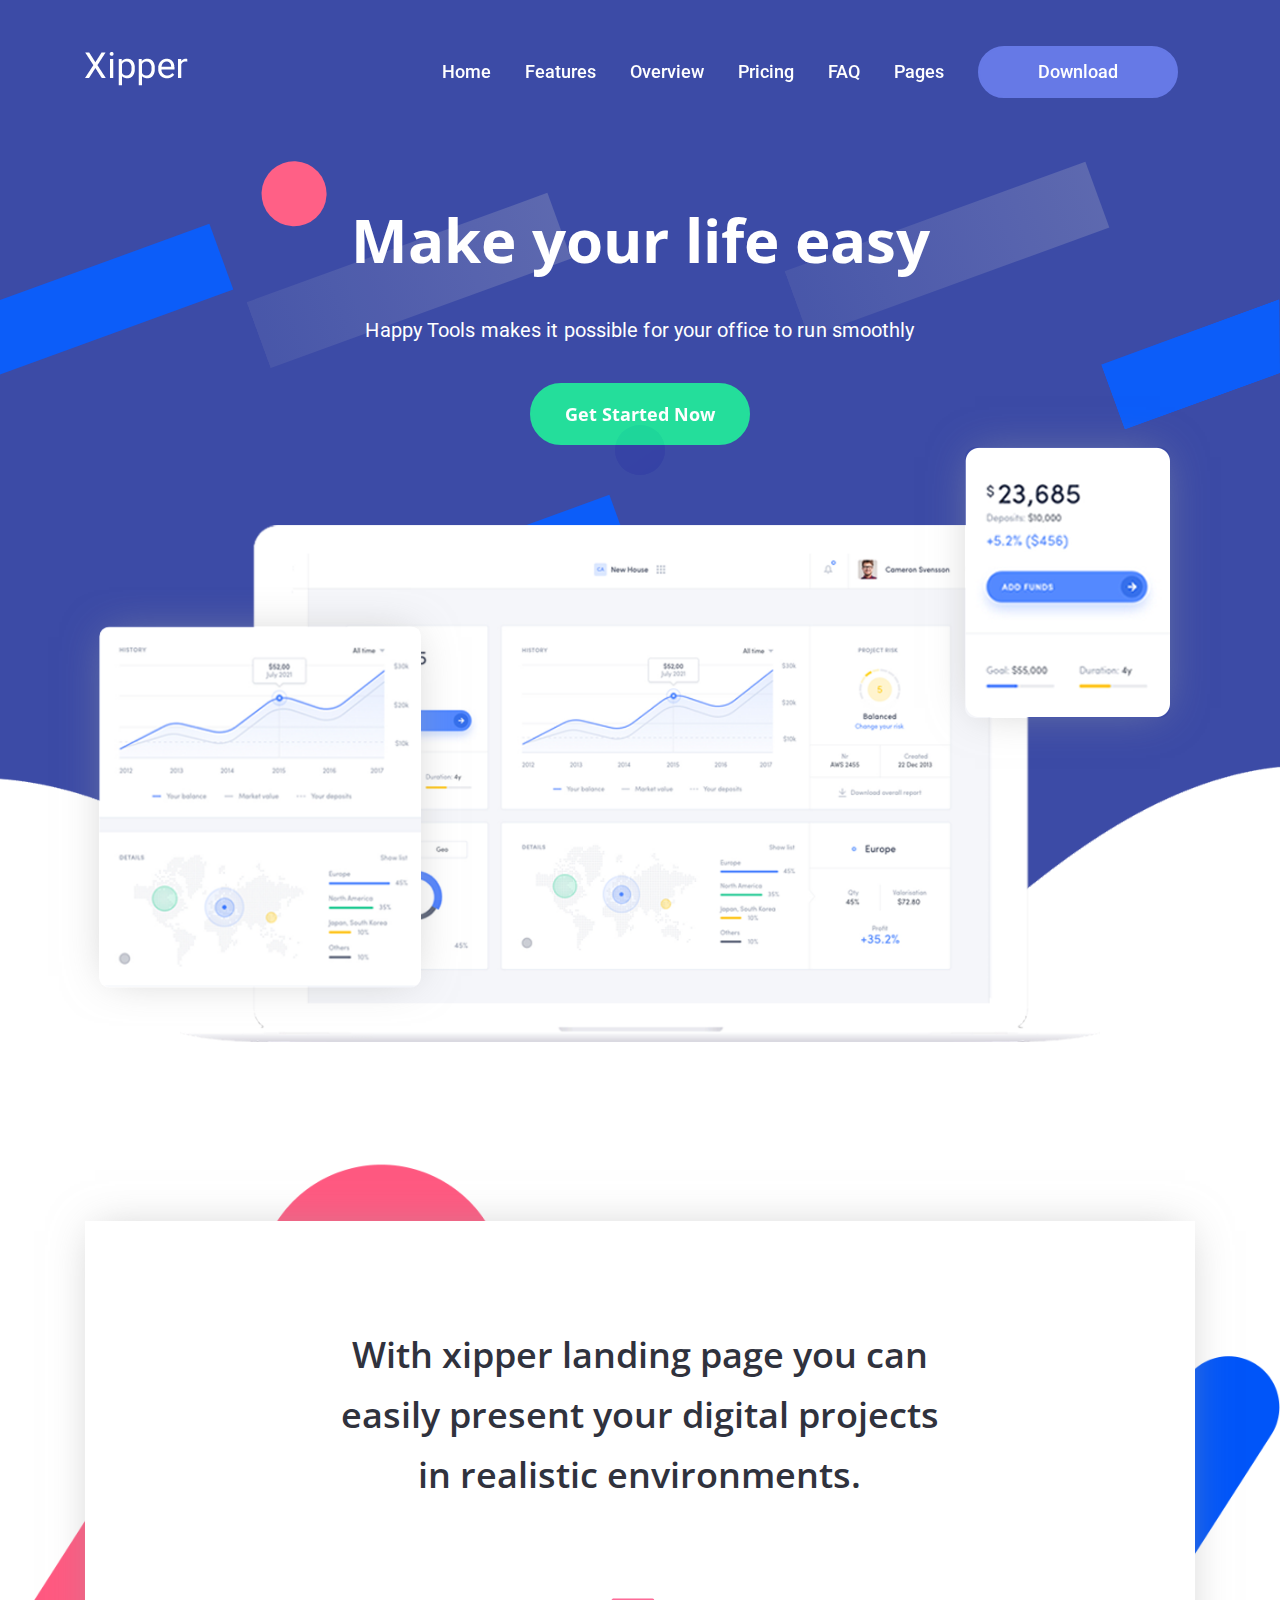
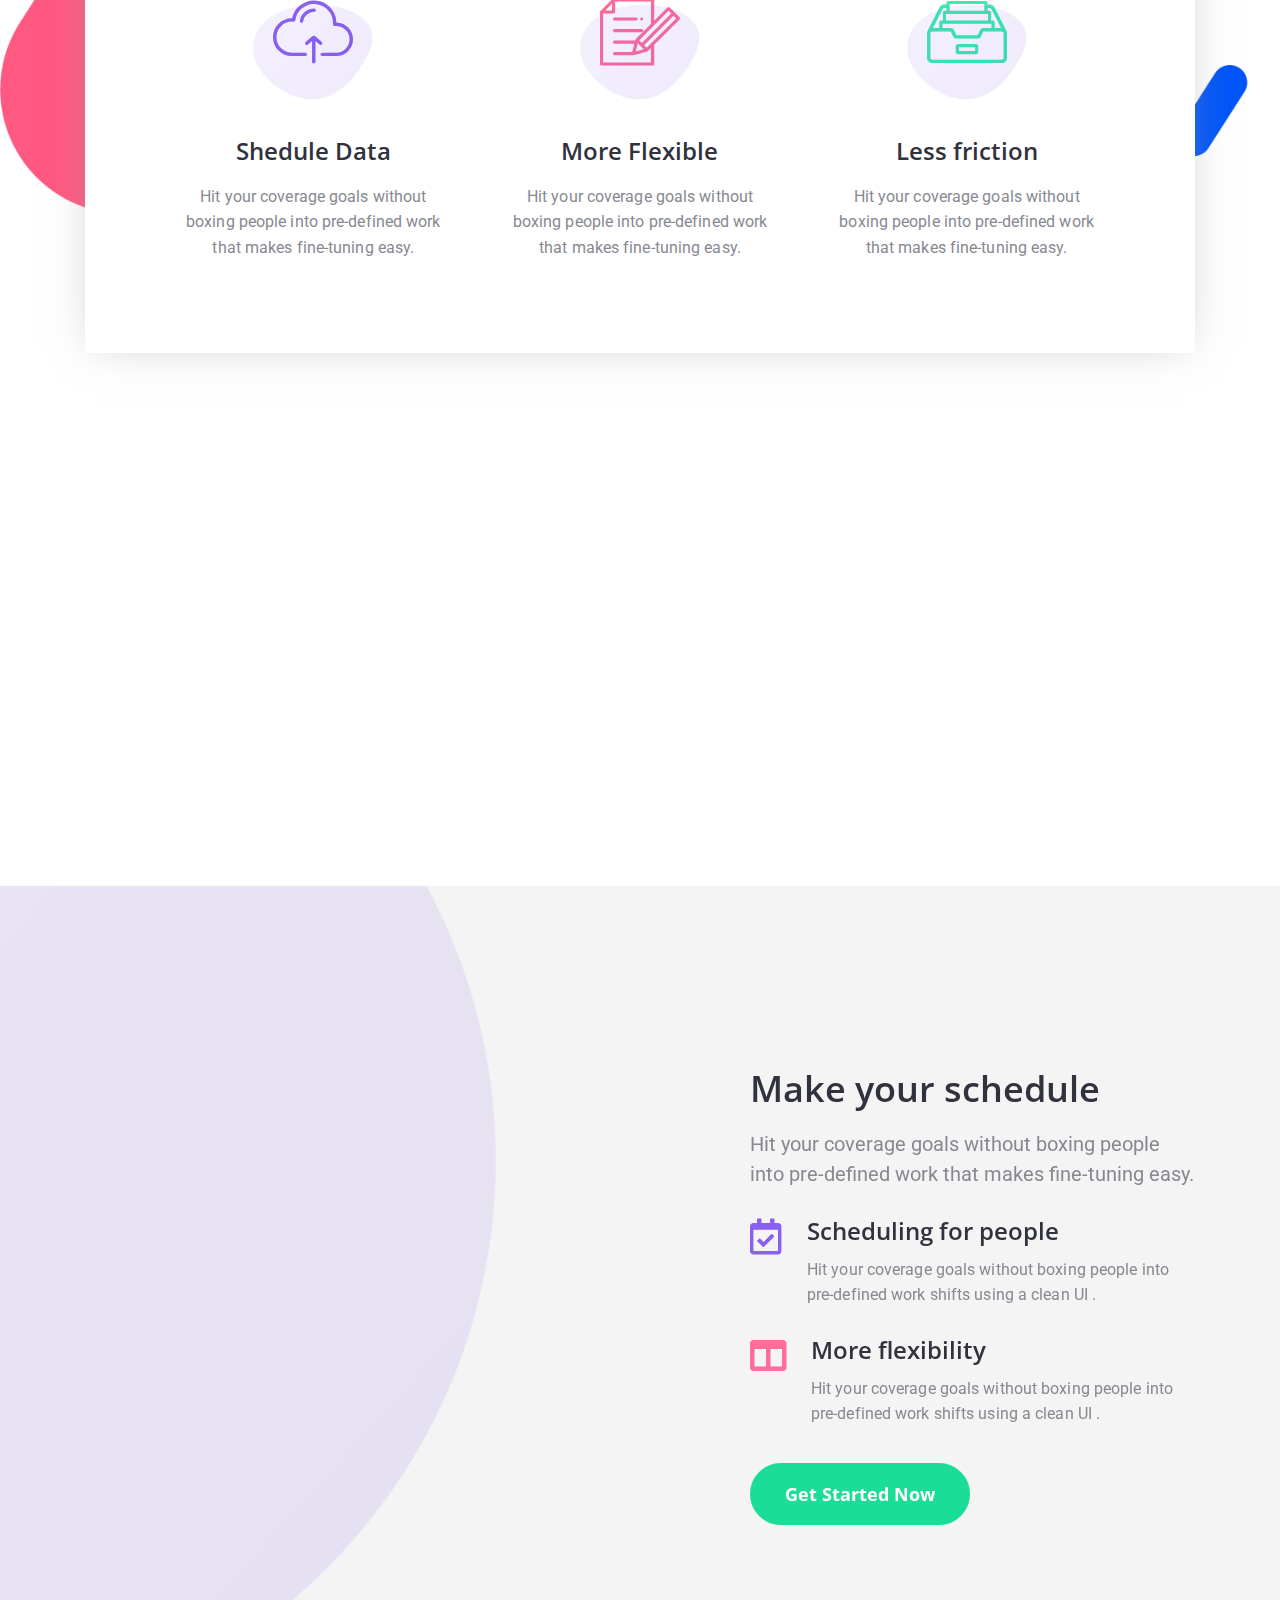
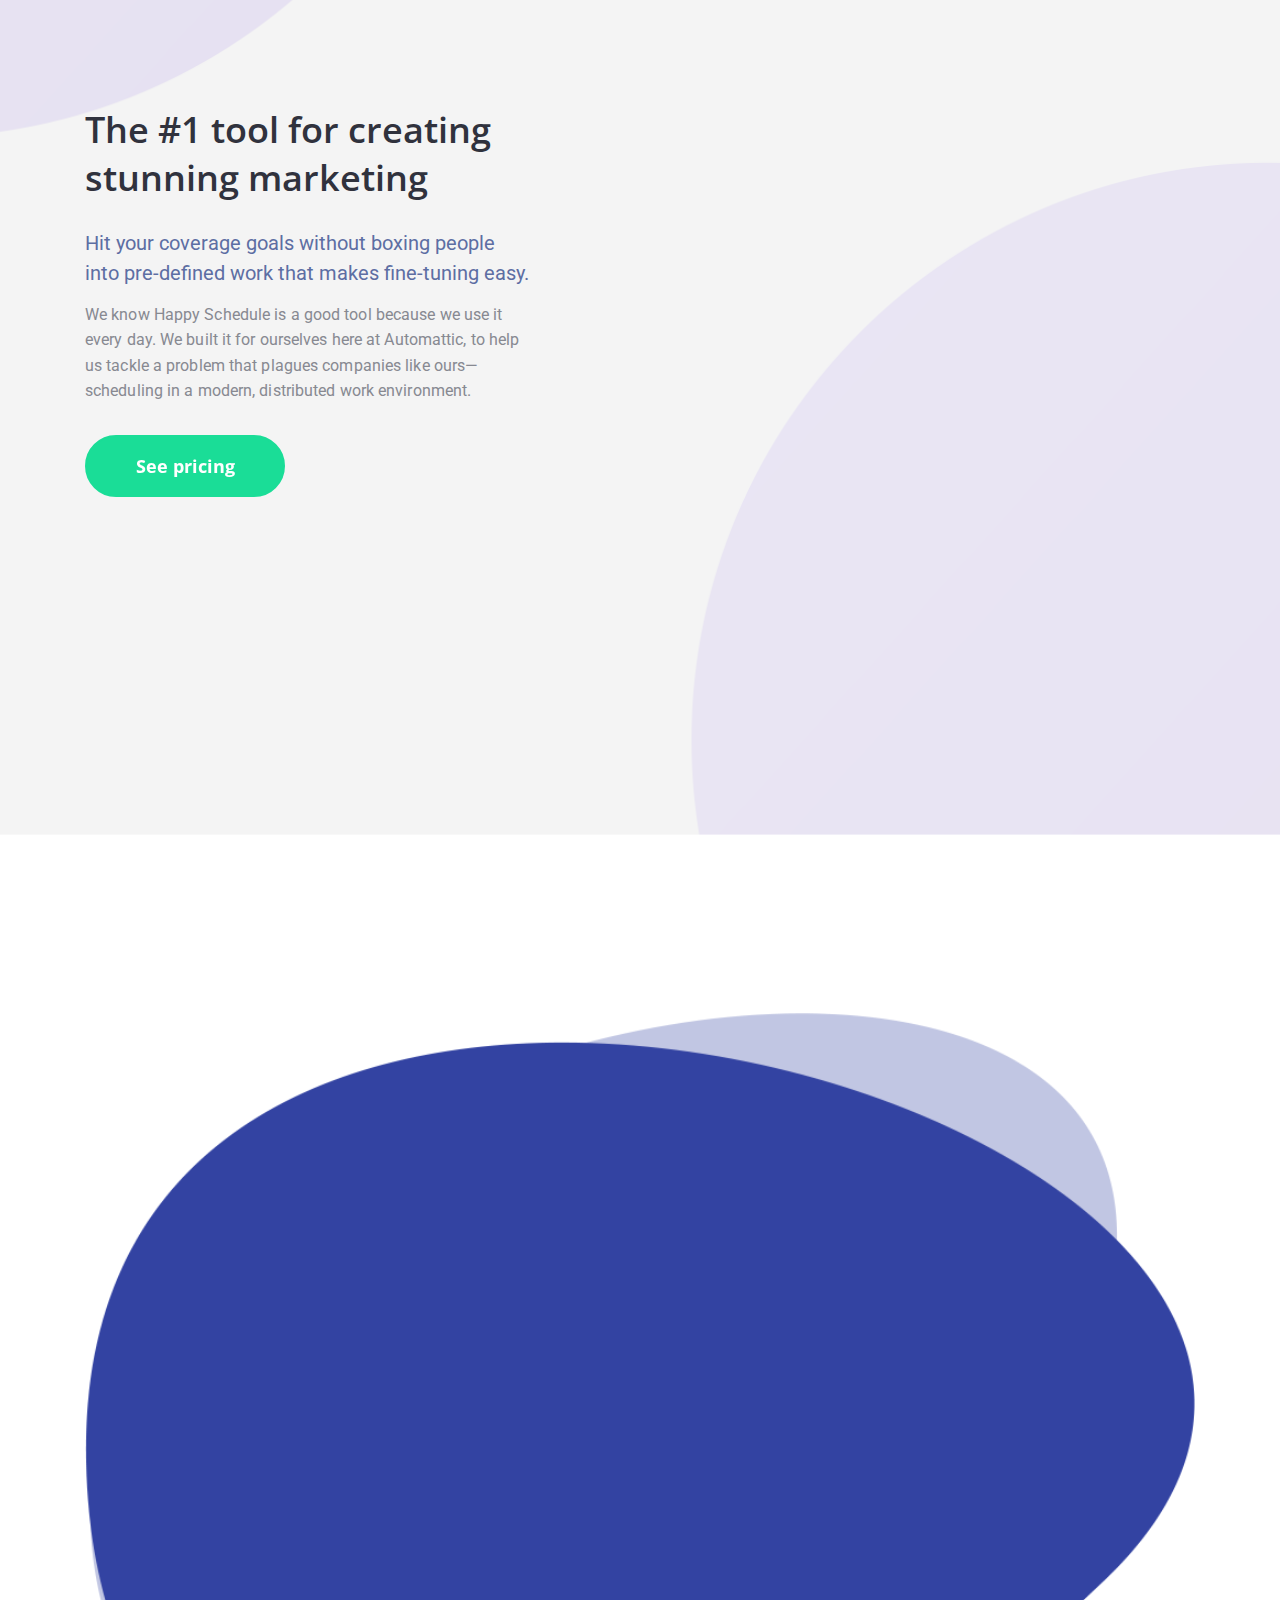
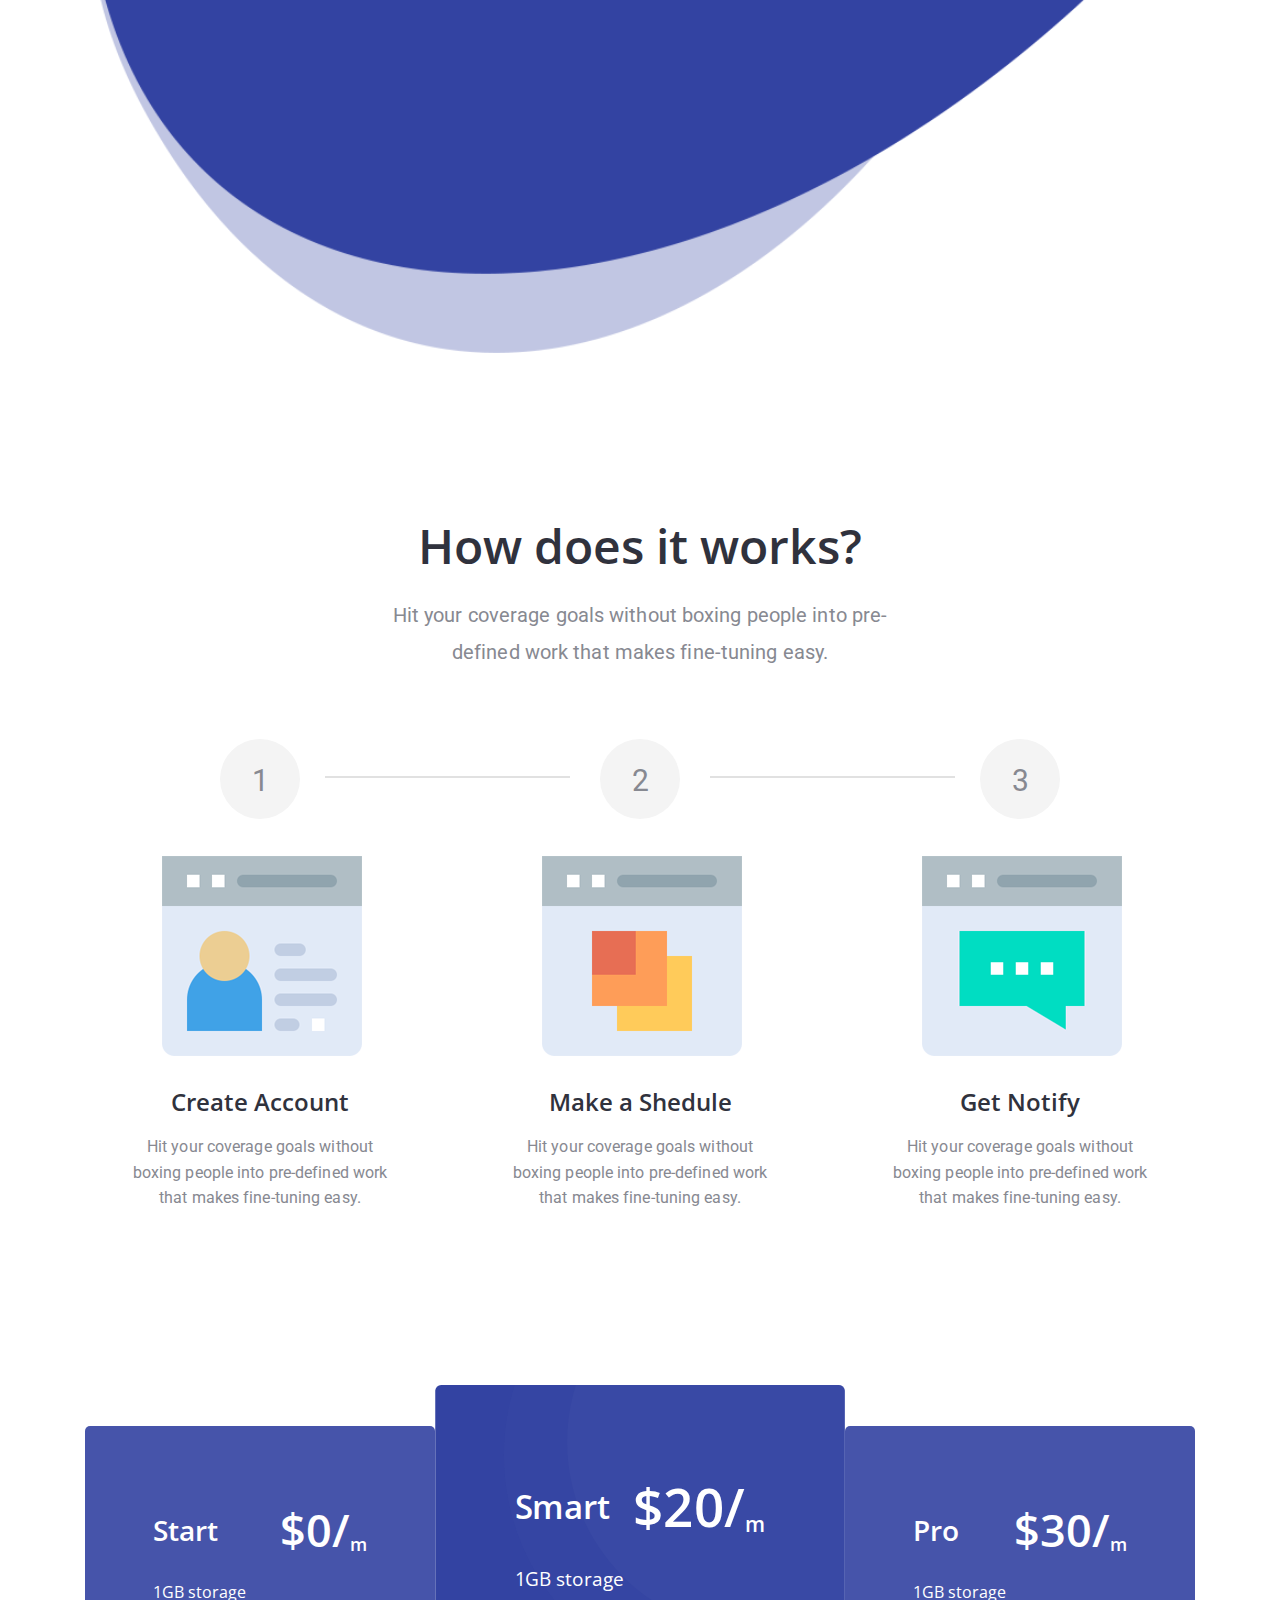
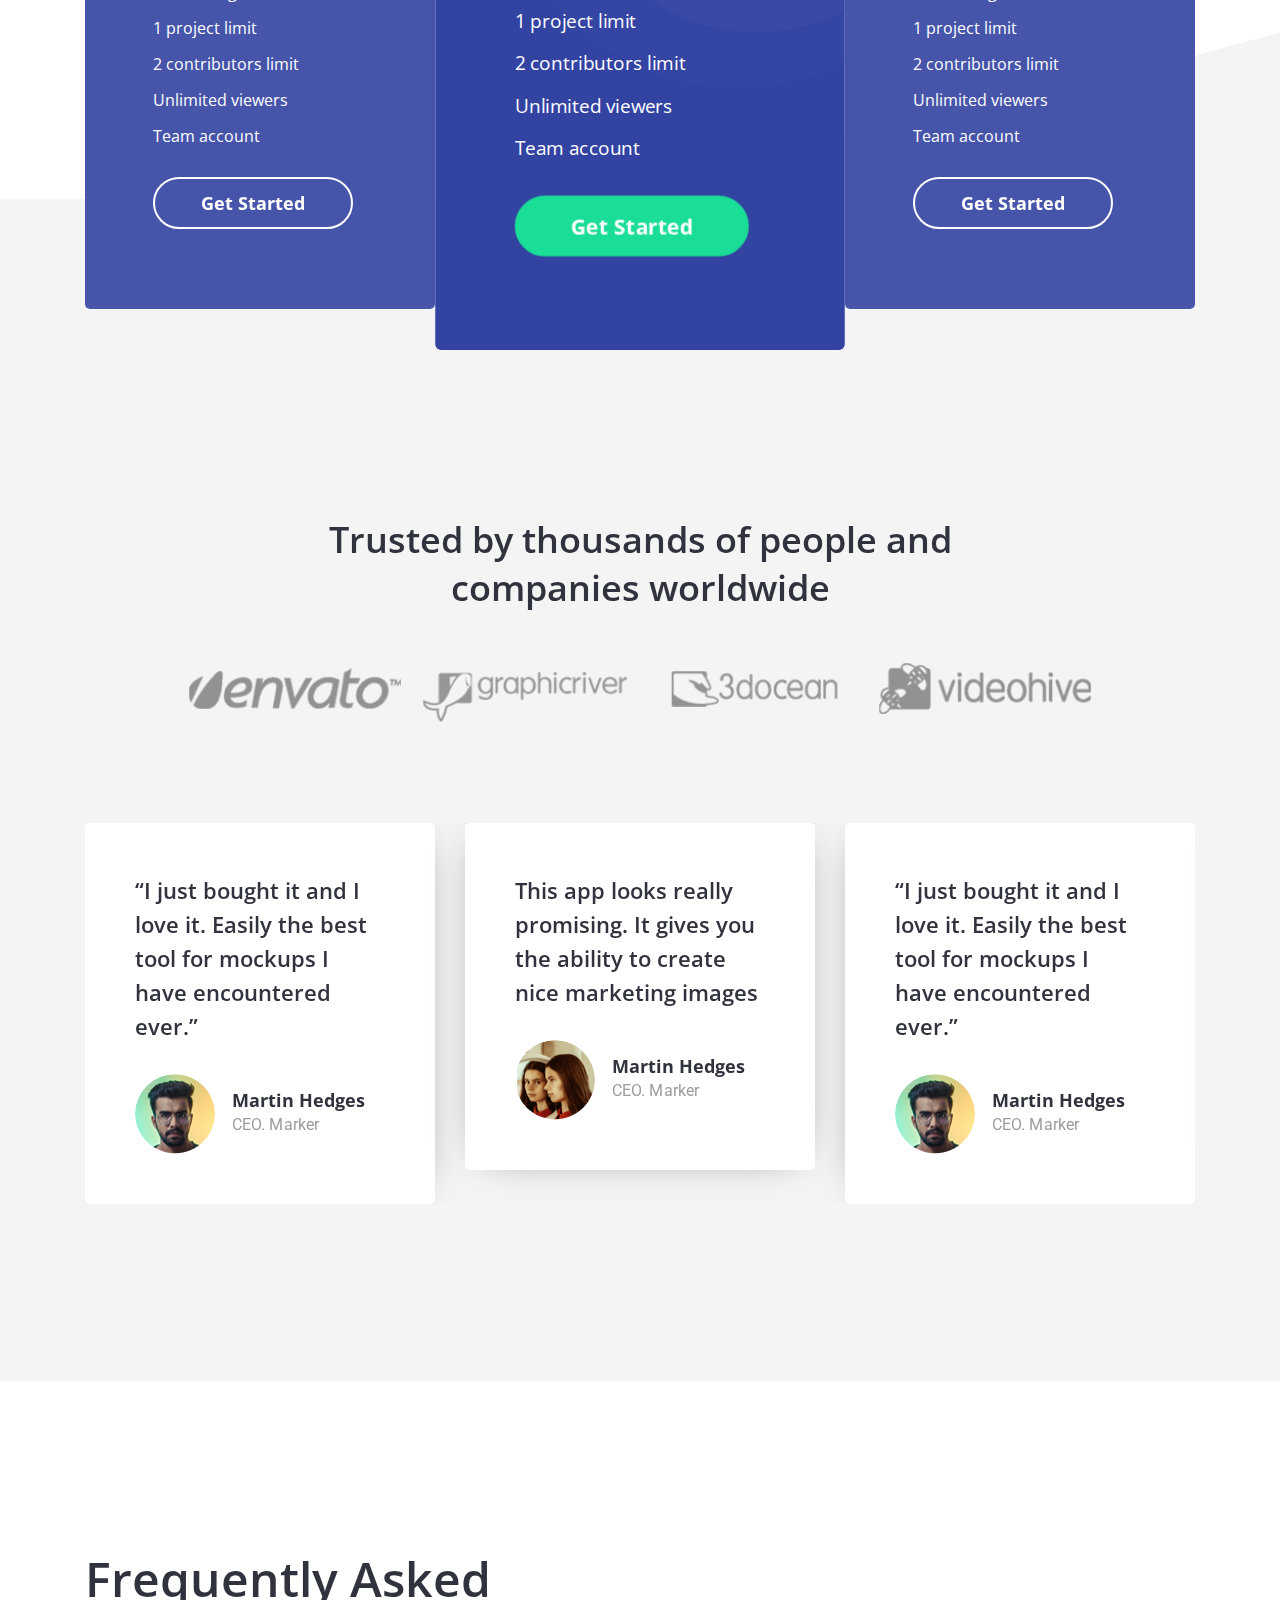
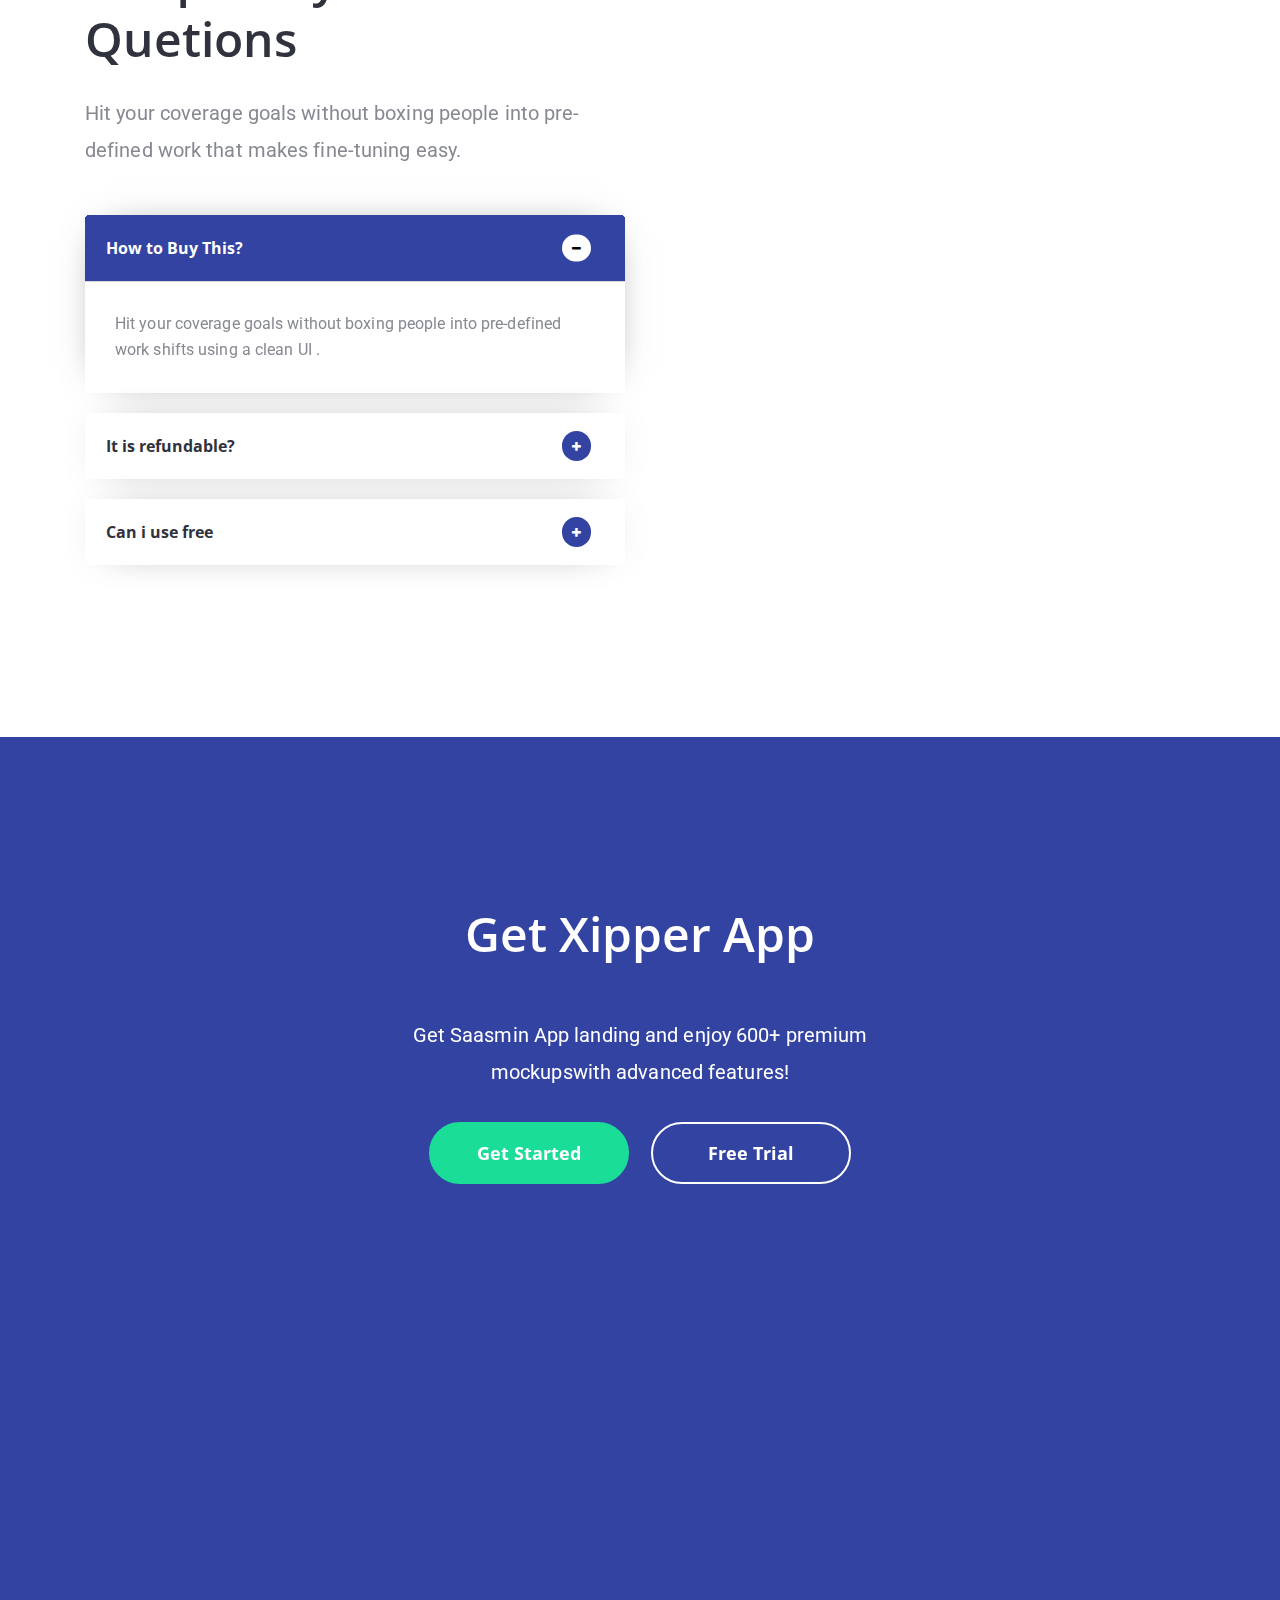
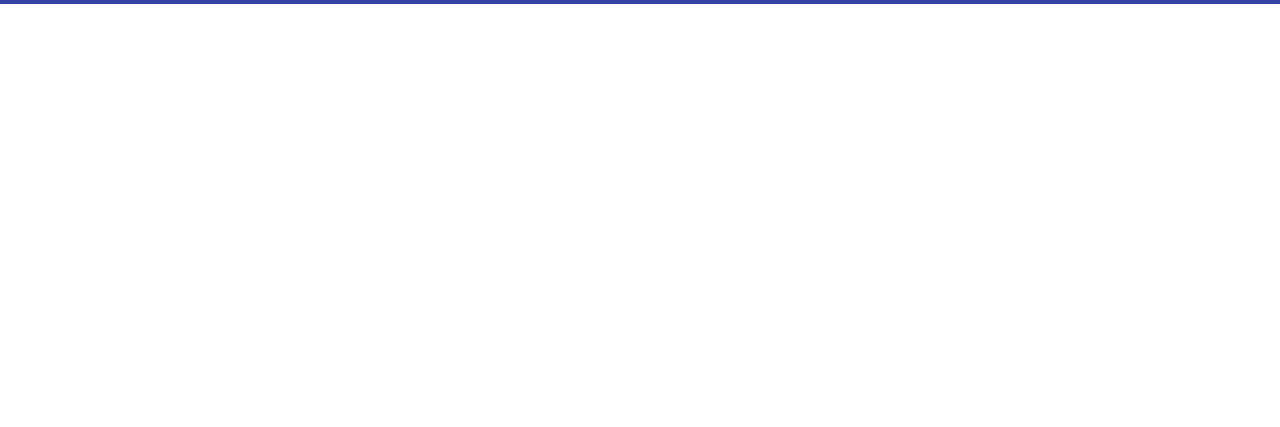
<file: index-2.html>
<!DOCTYPE html>
<html lang="en">

<head>
    <meta charset="UTF-8">
    <meta name="viewport" content="width=device-width, initial-scale=1.0">
    <meta http-equiv="X-UA-Compatible" content="ie=edge">
    <title>Xipper - App Landing HTML Template</title>

    <!-- favicon icon -->
    <link rel=icon href=favicon.ico type="image/png">

    <link rel="stylesheet" href="assets/css/fontawesome-all.min.css">
    <link rel="stylesheet" href="assets/font/flaticon.css">
    <link rel="stylesheet" href="assets/css/bootstrap.min.css">
    <link rel="stylesheet" href="assets/css/style.css">
    <link rel="stylesheet" href="assets/css/responsive.css">

</head>

<body>

    <!-- Preloader -->
    <div id="preloader">
        <div class="preloader">
            <span></span>
            <span></span>
        </div>
    </div>
    <!-- End Preloader -->

    <div class="side-wrapper">
        <!-- Top Menu -->
        <header class="top-nav home2-top-nav">
            <nav id="cssmenu" class="container">
                <div class="logo">
                    <a href="index.html"><img src="assets/img/logo.png" alt=""></a>
                </div>
                <div id="head-mobile"></div>
                <div class="button"></div>
                <ul class="navbar-nav">
                    <li><a href="#">Home</a>
                        <ul>
                            <li><a href="index-1.html">Home One</a></li>
                            <li><a href="index-2.html">Home Two</a></li>
                            <li><a href="index-3.html">Home Threa</a></li>
                            <li><a href="index-4.html">Home Four</a></li>
                        </ul>
                    </li>
                    <li><a href="#home1-services-area">Features</a></li>
                    <li><a href="#overview-area">Overview</a></li>
                    <li><a href="#pricing-area">Pricing</a></li>
                    <li><a href="#faq-area">FAQ</a></li>
                    <li><a href="#">Pages</a>
                        <ul>
                            <li><a href="blog.html">Blog</a></li>
                            <li><a href="blog-single.html">Blog Single</a></li>
                            <li><a href="contact.html">Contact</a></li>
                        </ul>
                    </li>
                    <li class="top-btn"><a href="#">download</a></li>
                </ul>
            </nav>
        </header>
        <!-- End Top Menu -->

        <!-- Home 2 Hero -->
        <section id="home2-hero" class="home2-hero">
            <div class="home2-animation">
                <div class="animated-1"></div>
                <div class="animated-2"></div>
                <div class="animated-3"></div>
                <div class="animated-4"></div>
                <div class="animated-5"></div>
                <div class="animated-6"></div>
                <div class="animated-7"></div>
            </div>
            <div class="container">
                <div class="row">
                    <div class="col-lg-10 offset-lg-1">
                        <div class="home2-hero-title">
                            <h1>Make your life easy</h1>
                            <p>Happy Tools makes it possible for your office to run smoothly</p>
                            <a href="#" class="btn-1">Get Started Now</a>
                        </div>
                        <div class="home2-hero-img">
                            <img src="assets/img/h2-1.png" alt="">
                            <img src="assets/img/h2-2.png" alt="">
                            <img src="assets/img/h2-3.png" alt="">
                        </div>
                    </div>
                </div>
            </div>
        </section>
        <!-- End Home 2 Hero -->

        <!-- Home 2 Services -->
        <section id="home1-services-area" class="home2-services">
            <div class="container">
                <div class="home2-services-wrapper">
                    <div class="row">
                        <div class="col-lg-8 offset-lg-2">
                            <div class="home1-services-title">
                                <h3>With xipper landing page you can easily present your digital projects in realistic environments.</h3>
                            </div>
                        </div>
                    </div>
                    <div class="home1-services-content">
                        <div class="row">
                            <!-- Home 1 Services item -->
                            <div class="col-lg-4 col-md-6">
                                <div class="home1-services-item">
                                    <i class="flaticon-cloud-computing"></i>
                                    <h4><a href="#">Shedule Data</a></h4>
                                    <p>Hit your coverage goals without boxing people into pre-defined work that makes fine-tuning easy.</p>
                                </div>
                            </div>

                            <!-- Home 1 Services item -->
                            <div class="col-lg-4 col-md-6">
                                <div class="home1-services-item ">
                                    <i class="flaticon-note"></i>
                                    <h4><a href="#">More Flexible</a></h4>
                                    <p>Hit your coverage goals without boxing people into pre-defined work that makes fine-tuning easy.</p>
                                </div>
                            </div>

                            <!-- Home 1 Services item -->
                            <div class="col-lg-4 offset-lg-0 col-md-6 offset-md-3">
                                <div class="home1-services-item">
                                    <i class="flaticon-document"></i>
                                    <h4><a href="#">Less friction</a></h4>
                                    <p>Hit your coverage goals without boxing people into pre-defined work that makes fine-tuning easy.</p>
                                </div>
                            </div>
                        </div>
                    </div>
                </div>
            </div>
        </section>
        <!-- End Home 2 Services -->

        <!-- Counter -->
        <div id="counter-area" class="home2-counter">
            <div class="container">
                <div class="row">
                    <!-- Counter Item -->
                    <div class="col-lg-4 col-md-6">
                        <div class="counter-item" data-aos="fade-up" data-aos-duration="1000">
                            <span class="counter">800</span><sup>+</sup>
                            <p>large filter previews <br> No gimmicky, silly or unusable photo effects</p>
                        </div>
                    </div>

                    <!-- Counter Item -->
                    <div class="col-lg-4 col-md-6">
                        <div class="counter-item counter-2" data-aos="fade-up" data-aos-duration="2000">
                            <span class="counter ">109</span><sup>$</sup>
                            <p> Monthly pricing starts at $99, which includes your first 12 members</p>
                        </div>
                    </div>

                    <!-- Counter Item -->
                    <div class="col-lg-4 offset-lg-0 col-md-6 offset-md-3">
                        <div class="counter-item counter-3" data-aos="fade-up" data-aos-duration="3000">
                            <span class="counter">78</span><sup>+</sup>
                            <p>know Happy Schedule is a good tool because we use <br> it every day</p>
                        </div>
                    </div>
                </div>
            </div>
        </div>
        <!-- End Counter -->


        <!-- Overview -->
        <section id="overview-area" class="home2-overview-area">
            <div class="overview-top">
                <div class="container">
                    <div class="row">
                        <div class="col-lg-7">
                            <div class="overview-img " data-aos="fade-up">
                                <img src="assets/img/h1-3.png" alt="">
                            </div>
                        </div>
                        <div class="col-lg-5">
                            <div class="overview-text">
                                <div class="overview-title">
                                    <h3>Make your schedule</h3>
                                    <p>Hit your coverage goals without boxing people into pre-defined work that makes fine-tuning easy.</p>
                                </div>
                                <div class="overview-text-item media">
                                    <i class="far fa-calendar-check"></i>
                                    <div class="overview-text-item-text">
                                        <h4>Scheduling for people</h4>
                                        <p>Hit your coverage goals without boxing people into pre-defined work shifts using a clean UI .</p>
                                    </div>
                                </div>
                                <div class="overview-text-item media">
                                    <i class="fas fa-columns"></i>
                                    <div class="overview-text-item-text">
                                        <h4>More flexibility</h4>
                                        <p>Hit your coverage goals without boxing people into pre-defined work shifts using a clean UI .</p>
                                    </div>
                                </div>
                                <a href="#" class="btn-1">Get Started Now</a>
                            </div>
                        </div>
                    </div>
                </div>
            </div>
            <div class="overview-bottom">
                <div class="container">
                    <div class="row">
                        <div class="col-lg-5">
                            <div class="overview-bottom-title">
                                <h3>The #1 tool for creating stunning marketing</h3>
                                <h5>Hit your coverage goals without boxing people into pre-defined work that makes fine-tuning easy.</h5>
                                <p>We know Happy Schedule is a good tool because we use it every day. We built it for ourselves here at Automattic, to help us tackle a problem that plagues companies like ours—scheduling in a modern, distributed work environment.</p>
                                <a href="#" class="btn-1">See pricing</a>
                            </div>
                        </div>
                        <div class="offset-lg-1 col-lg-6 col-md-10 offset-md-1">
                            <div class="overview-bottom-img" data-aos="fade-up">
                                <img src="assets/img/h1-4.png" alt="">
                                <img src="assets/img/h1-5.png" alt="">
                            </div>
                        </div>
                    </div>
                </div>
            </div>
        </section>
        <!-- End Overview -->

        <!-- How Works -->
        <section id="how-works-area" class="home2-how-works-area">
            <div class="container">
                <div class="how-works-video-content">
                    <div class="row">
                        <div class="col-lg-12">
                            <div class="how-works-video" data-aos="zoom-in">
                                <img src="assets/img/h1-2.png" alt="">
                                <a class="video-play-button" href="https://vimeo.com/45830194">
                                    <span></span>
                                </a>
                            </div>
                        </div>
                    </div>
                </div>
                <div class="how-works-content">
                    <div class="row">
                        <div class="offset-lg-3 col-lg-6">
                            <div class="section-title">
                                <h2>How does it works? </h2>
                                <p>Hit your coverage goals without boxing people into pre-defined work that makes fine-tuning easy.</p>
                            </div>
                        </div>
                    </div>
                    <div class="row">
                        <!-- How Works Item -->
                        <div class="col-lg-4 col-md-6">
                            <div class="how-works-item">
                                <div class="top-line">1</div>
                                <img src="assets/img/icon/1.png" alt="icon">
                                <h4>Create Account</h4>
                                <p>Hit your coverage goals without boxing people into pre-defined work that makes fine-tuning easy.</p>
                            </div>
                        </div>
                        <!-- How Works Item -->
                        <div class="col-lg-4 col-md-6">
                            <div class="how-works-item top-bor">
                                <div class="top-line ">2</div>
                                <img src="assets/img/icon/2.png" alt="icon">
                                <h4>Make a Shedule</h4>
                                <p>Hit your coverage goals without boxing people into pre-defined work that makes fine-tuning easy.</p>
                            </div>
                        </div>
                        <!-- How Works Item -->
                        <div class="col-lg-4 offset-lg-0 col-md-6 offset-md-3">
                            <div class="how-works-item">
                                <div class="top-line">3</div>
                                <img src="assets/img/icon/3.png" alt="icon">
                                <h4>Get Notify</h4>
                                <p>Hit your coverage goals without boxing people into pre-defined work that makes fine-tuning easy.</p>
                            </div>
                        </div>
                    </div>
                </div>
            </div>
        </section>
        <!-- End Does Works -->

        <!-- Pricing -->
        <section id="pricing-area" class="home2-pricing-area">
            <div class="container">
                <div class="row">
                    <!-- Pricing Item -->
                    <div class="col-lg-4 col-md-6">
                        <div class="pricing-item">
                            <h2>Start <span>$0/<sub>m</sub></span></h2>
                            <ul>
                                <li><a href="#">1GB storage</a></li>
                                <li><a href="#">1 project limit</a></li>
                                <li><a href="#">2 contributors limit</a></li>
                                <li><a href="#">Unlimited viewers</a></li>
                                <li><a href="#">Team account</a></li>
                            </ul>
                            <a href="#" class="btn-2">Get Started</a>
                        </div>
                    </div>
                    <!-- Pricing Item -->
                    <div class="col-lg-4 col-md-6">
                        <div class="pricing-item active">
                            <h2>Smart <span>$20/<sub>m</sub></span></h2>
                            <ul>
                                <li><a href="#">1GB storage</a></li>
                                <li><a href="#">1 project limit</a></li>
                                <li><a href="#">2 contributors limit</a></li>
                                <li><a href="#">Unlimited viewers</a></li>
                                <li><a href="#">Team account</a></li>
                            </ul>
                            <a href="#" class="btn-1">Get Started</a>
                        </div>
                    </div>
                    <!-- Pricing Item -->
                    <div class="col-lg-4 offset-lg-0 col-md-6 offset-md-3">
                        <div class="pricing-item">
                            <h2>Pro <span>$30/<sub>m</sub></span></h2>
                            <ul>
                                <li><a href="#">1GB storage</a></li>
                                <li><a href="#">1 project limit</a></li>
                                <li><a href="#">2 contributors limit</a></li>
                                <li><a href="#">Unlimited viewers</a></li>
                                <li><a href="#">Team account</a></li>
                            </ul>
                            <a href="#" class="btn-2">Get Started</a>
                        </div>
                    </div>
                </div>
            </div>
        </section>
        <!-- End Pricing -->


        <!-- Testiminial -->
        <section id="testiminial-area">
            <div class="container">
                <div class="row">
                    <div class="offset-lg-2 col-lg-8">
                        <div class="testiminial-title">
                            <h3>Trusted by thousands of people and companies worldwide</h3>
                        </div>
                    </div>
                </div>
                <!-- Testiminial Logo -->
                <div class="row">
                    <div class="offset-lg-1 col-lg-10">
                        <div class="testiminial-logo owl-carousel ">
                            <div class="testiminial-logo-item">
                                <a href="#"><img src="assets/img/logo/theme-logo1.png" alt=""></a>
                            </div>
                            <div class="testiminial-logo-item">
                                <a href="#"><img src="assets/img/logo/theme-logo2.png" alt=""></a>
                            </div>
                            <div class="testiminial-logo-item">
                                <a href="#"><img src="assets/img/logo/theme-logo3.png" alt=""></a>
                            </div>
                            <div class="testiminial-logo-item">
                                <a href="#"><img src="assets/img/logo/theme-logo4.png" alt=""></a>
                            </div>
                            <div class="testiminial-logo-item">
                                <a href="#"><img src="assets/img/logo/theme-logo1.png" alt=""></a>
                            </div>
                            <div class="testiminial-logo-item">
                                <a href="#"><img src="assets/img/logo/theme-logo2.png" alt=""></a>
                            </div>
                        </div>
                    </div>
                </div>
                <!-- Testiminial Content -->
                <div class="testiminial-content owl-carousel">
                    <!-- Testiminial Content item -->
                    <div class="row">
                        <div class="col-lg-12">
                            <div class="testiminial-content-item">
                                <h5>“I just bought it and I love it. Easily the best tool for mockups I have encountered ever.”</h5>
                                <div class="testiminial-admin media">
                                    <img src="assets/img/admin/t1.png" alt="">
                                    <div class="testiminial-admin-text">
                                        <h6>Martin Hedges</h6>
                                        <p>CEO. Marker</p>
                                    </div>
                                </div>
                            </div>
                        </div>
                    </div>
                    <!-- Testiminial Content item -->
                    <div class="row">
                        <div class="col-lg-12">
                            <div class="testiminial-content-item">
                                <h5>This app looks really promising. It gives you the ability to create nice marketing images</h5>
                                <div class="testiminial-admin media">
                                    <img src="assets/img/admin/t2.png" alt="">
                                    <div class="testiminial-admin-text">
                                        <h6>Martin Hedges</h6>
                                        <p>CEO. Marker</p>
                                    </div>
                                </div>
                            </div>
                        </div>
                    </div>
                    <!-- Testiminial Content item -->
                    <div class="row">
                        <div class="col-lg-12">
                            <div class="testiminial-content-item">
                                <h5>“I just bought it and I love it. Easily the best tool for mockups I have encountered ever.”</h5>
                                <div class="testiminial-admin media">
                                    <img src="assets/img/admin/t1.png" alt="">
                                    <div class="testiminial-admin-text">
                                        <h6>Martin Hedges</h6>
                                        <p>CEO. Marker</p>
                                    </div>
                                </div>
                            </div>
                        </div>
                    </div>
                    <!-- Testiminial Content item -->
                    <div class="row">
                        <div class="col-lg-12">
                            <div class="testiminial-content-item">
                                <h5>This app looks really promising. It gives you the ability to create nice marketing images</h5>
                                <div class="testiminial-admin media">
                                    <img src="assets/img/admin/t2.png" alt="">
                                    <div class="testiminial-admin-text">
                                        <h6>Martin Hedges</h6>
                                        <p>CEO. Marker</p>
                                    </div>
                                </div>
                            </div>
                        </div>
                    </div>
                </div>
            </div>
        </section>
        <!-- End Testiminial -->


        <!-- Faq -->
        <section id="faq-area" class="home2-faq-area">
            <div class="container">
                <div class="row">
                    <div class="col-lg-6">
                        <div class="faq-content">
                            <div class="faq-content-title">
                                <h2>Frequently Asked Quetions</h2>
                                <p>Hit your coverage goals without boxing people into pre-defined work that makes fine-tuning easy.</p>
                            </div>
                            <div class="accordion" id="accordionExample">
                                <div class="card">
                                    <div class="card-header" id="headingOne">
                                        <h2 class="mb-0">
                                            <button class="btn btn-link faq-title" type="button" data-toggle="collapse" data-target="#collapseOne" aria-expanded="true" aria-controls="collapseOne">
                                            How to Buy This?
                                            <span class="card-icon">
                                                <i class="fas fa-plus"></i>
                                                <i class="fas fa-minus"></i>
                                            </span> 
                                      </button>
                                        </h2>
                                    </div>

                                    <div id="collapseOne" class="collapse show" aria-labelledby="headingOne" data-parent="#accordionExample">
                                        <div class="card-body">
                                            <p>Hit your coverage goals without boxing people into pre-defined work shifts using a clean UI .</p>
                                        </div>
                                    </div>
                                </div>
                                <div class="card">
                                    <div class="card-header" id="headingTwo">
                                        <h2 class="mb-0">
                                            <button class="btn btn-link faq-title collapsed" type="button" data-toggle="collapse" data-target="#collapseTwo" aria-expanded="false" aria-controls="collapseTwo">
                                            It is refundable?
                                            <span class="card-icon">
                                                <i class="fas fa-plus"></i>
                                                <i class="fas fa-minus"></i>
                                            </span>
                                      </button>
                                        </h2>
                                    </div>
                                    <div id="collapseTwo" class="collapse" aria-labelledby="headingTwo" data-parent="#accordionExample">
                                        <div class="card-body">
                                            <p>Hit your coverage goals without boxing people into pre-defined work shifts using a clean UI .</p>
                                        </div>
                                    </div>
                                </div>
                                <div class="card">
                                    <div class="card-header" id="headingThree">
                                        <h2 class="mb-0">
                                            <button class="btn btn-link faq-title collapsed" type="button" data-toggle="collapse" data-target="#collapseThree" aria-expanded="false" aria-controls="collapseThree">
                                            Can i use free
                                            <span class="card-icon">
                                                <i class="fas fa-plus"></i>
                                                <i class="fas fa-minus"></i>
                                            </span>
                                      </button>
                                        </h2>
                                    </div>
                                    <div id="collapseThree" class="collapse" aria-labelledby="headingThree" data-parent="#accordionExample">
                                        <div class="card-body">
                                            <p>Hit your coverage goals without boxing people into pre-defined work shifts using a clean UI .</p>
                                        </div>
                                    </div>
                                </div>
                            </div>
                        </div>
                    </div>
                    <div class="offset-lg-1 col-lg-5">
                        <div class="faq-img " data-aos="zoom-in-down">
                            <img src="assets/img/h6.png" alt="">
                        </div>
                    </div>
                </div>
            </div>
        </section>
        <!-- End Faq -->

        <!-- Footer -->
        <footer id="footer-area" class="home2-footer-area">
            <div class="footer-app">
                <div class="container">
                    <div class="row">
                        <div class="col-lg-8 offset-lg-2">
                            <div class="section-title">
                                <h2>Get Xipper App </h2>
                                <p>Get Saasmin App landing and enjoy 600+ premium <br> mockupswith advanced features! </p>
                            </div>
                            <div class="footer-Get-Started-btn">
                                <a href="#" class="btn-1">Get Started</a>
                                <a href="#" class="btn-2">Free Trial</a>
                            </div>
                            <div class="footer-Get-Started-img" data-aos="zoom-in">
                                <img src="assets/img/h1-6.png" alt="">
                            </div>
                        </div>
                    </div>
                </div>
            </div>
            <div class="side-fixed">
                <div class="footer-wiget ">
                    <div class="container">
                        <div class="row">
                            <div class="col-lg-3 col-md-12">
                                <div class="footer-wiget-item">
                                    <a href="#"><img src="assets/img/footer-logo.png" alt=""></a>
                                    <p>Hit your coverage goals without boxing people into pre-defined work shifts and high-performance code to produce .</p>
                                </div>
                            </div>
                            <div class="col-lg-2 offset-lg-1 col-md-3 col-sm-6">
                                <div class="footer-wiget-item">
                                    <h5>Company</h5>
                                    <ul>
                                        <li><a href="#">About us</a></li>
                                        <li><a href="#">Our Team</a></li>
                                        <li><a href="#">Products</a></li>
                                        <li><a href="#">Contact</a></li>
                                    </ul>
                                </div>
                            </div>
                            <div class="col-lg-2 col-md-3 col-sm-6">
                                <div class="footer-wiget-item">
                                    <h5>Product </h5>
                                    <ul>
                                        <li><a href="#">Feature</a></li>
                                        <li><a href="#">Pricing</a></li>
                                        <li><a href="#">Credit</a></li>
                                        <li><a href="#">FAQ</a></li>
                                    </ul>
                                </div>
                            </div>
                            <div class="col-lg-2 col-md-3 col-sm-6">
                                <div class="footer-wiget-item">
                                    <h5>Download </h5>
                                    <ul>
                                        <li><a href="#">iOS</a></li>
                                        <li><a href="#">Android</a></li>
                                        <li><a href="#">Microsoft</a></li>
                                        <li><a href="#">Desktop</a></li>
                                    </ul>
                                </div>
                            </div>
                            <div class="col-lg-2 col-md-3 col-sm-6">
                                <div class="footer-wiget-item">
                                    <h5>Support </h5>
                                    <ul>
                                        <li><a href="#">Privacy</a></li>
                                        <li><a href="#">Help</a></li>
                                        <li><a href="#">Terms</a></li>
                                        <li><a href="#">FAQ</a></li>
                                    </ul>
                                </div>
                            </div>
                        </div>
                    </div>
                </div>
                <div class="container">
                    <div class="copy-right">
                        <div class="row">
                            <div class="col-lg-12">
                                <p>Copyright ©2019 Pixelcurve. All Rights Reserved</p>
                            </div>
                        </div>
                    </div>
                </div>
            </div>
        </footer>
        <!-- End Footer -->

    </div>



    <script src="assets/js/jquery-3.3.1.min.js"></script>
    <script src="assets/js/popper.min.js"></script>
    <script src="assets/js/bootstrap.min.js"></script>
    <script src="assets/js/plugins.js"></script>
    <script src="assets/js/menu.js"></script>
    <script src="assets/js/script.js"></script>
	<script>
		/*
        ========================================
        Preloader
        ========================================
        */ 
		$(window).on('load', function () {
			$('#preloader').delay(350).fadeOut('slow');
			$('body').delay(350).css({ 'overflow': 'visible' });
		});  
	</script>


</body>

</html>
</file>
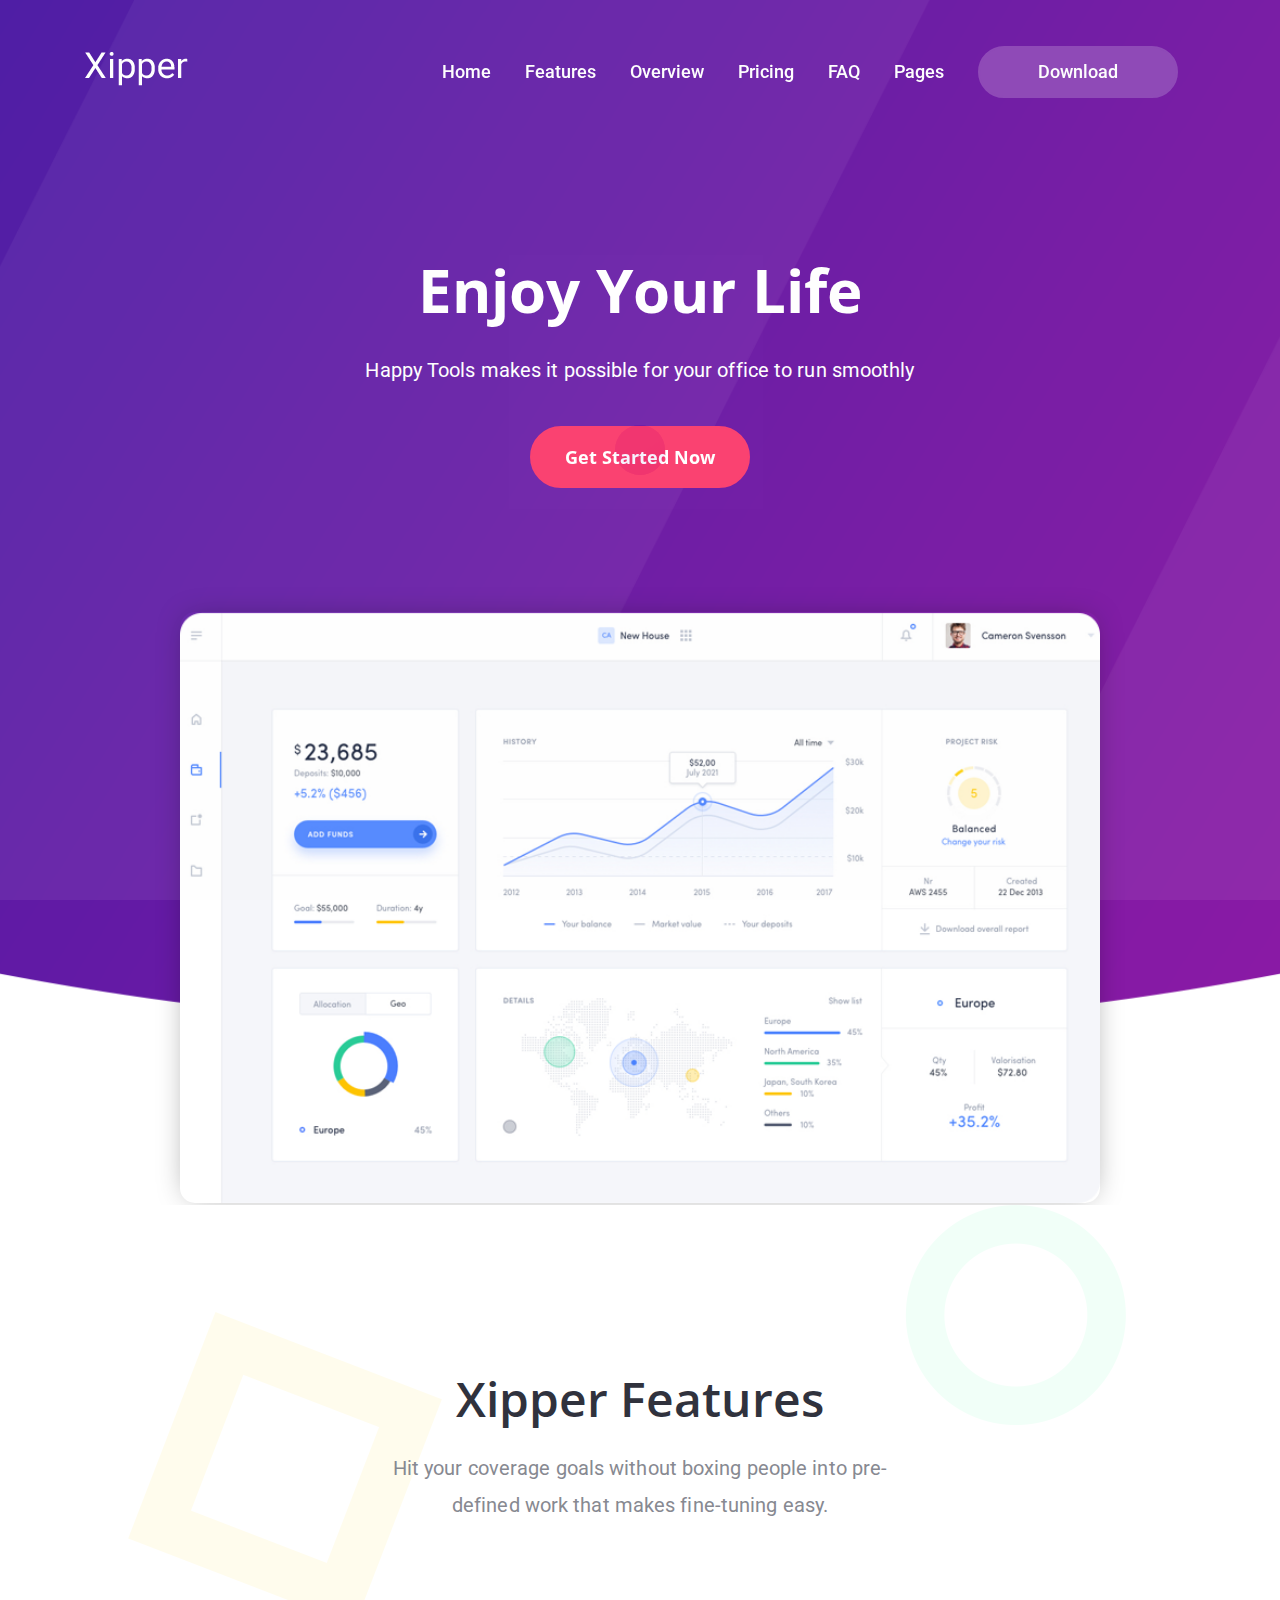
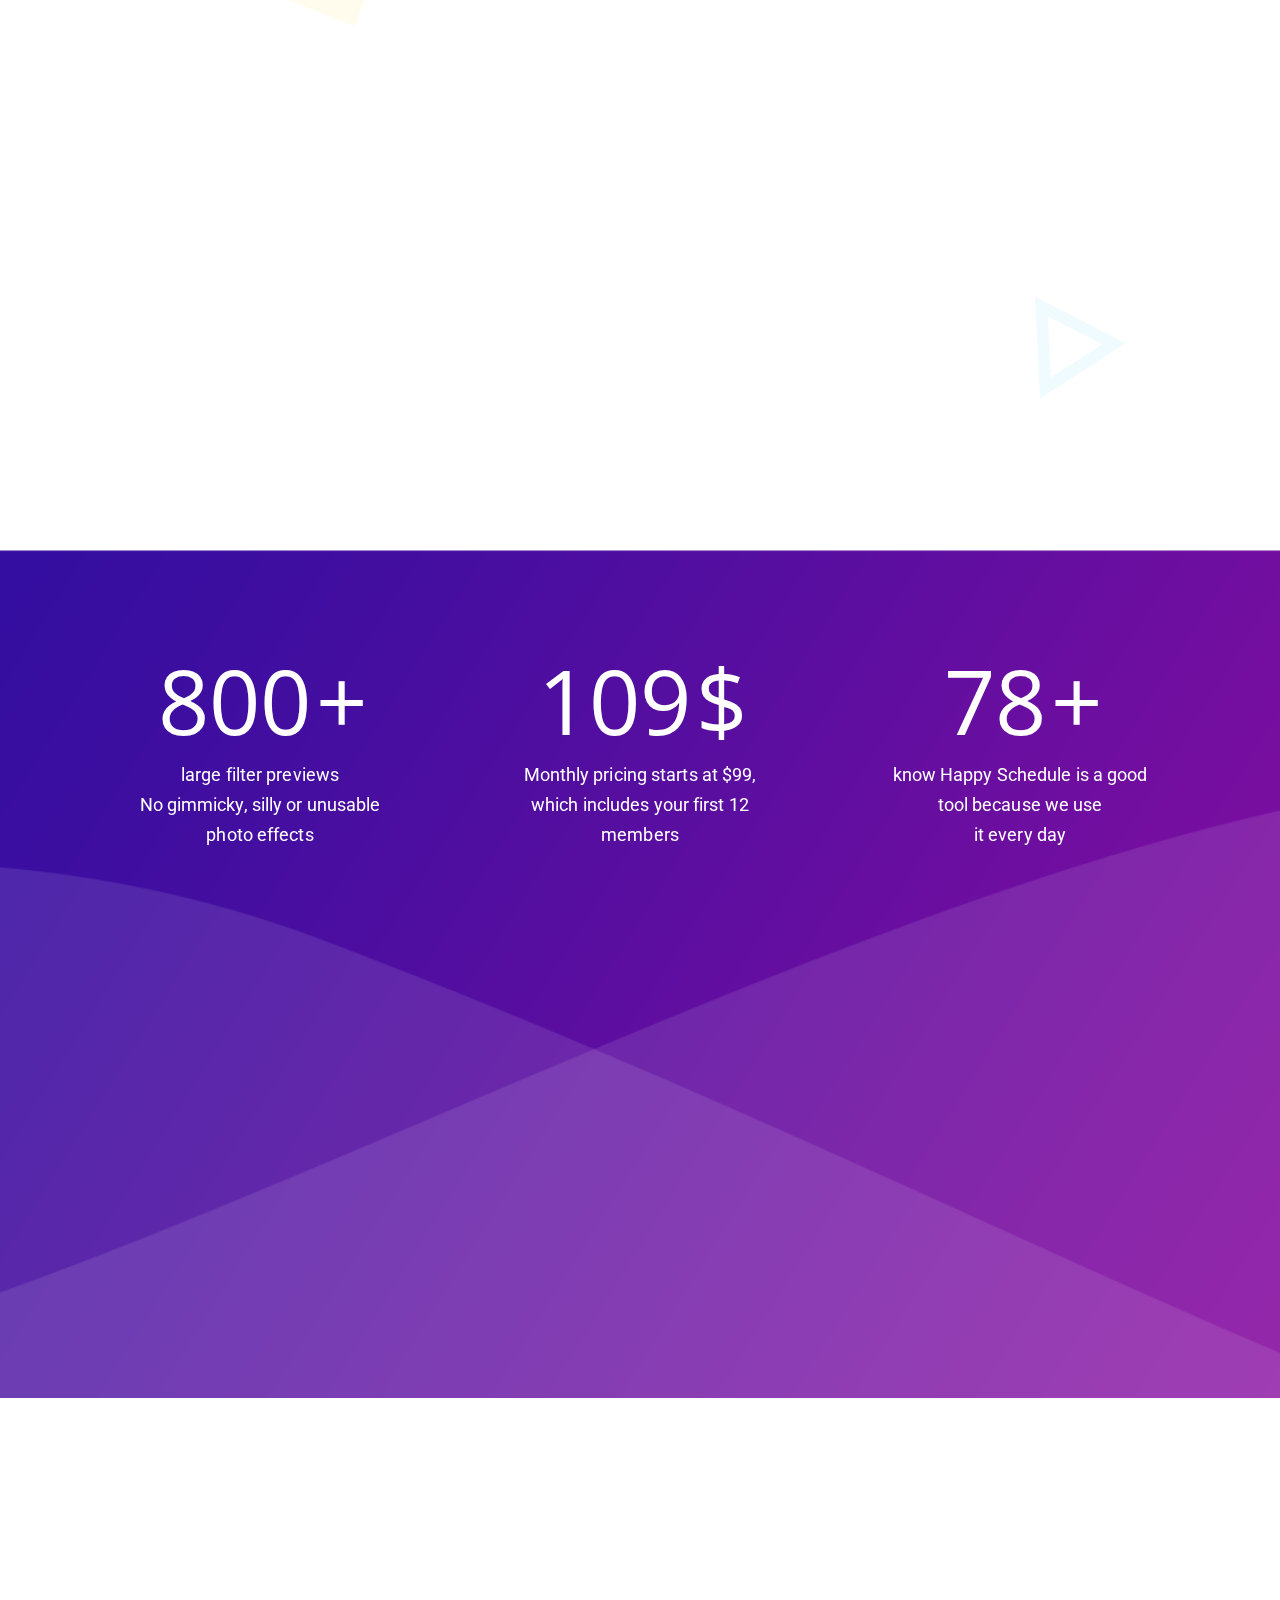
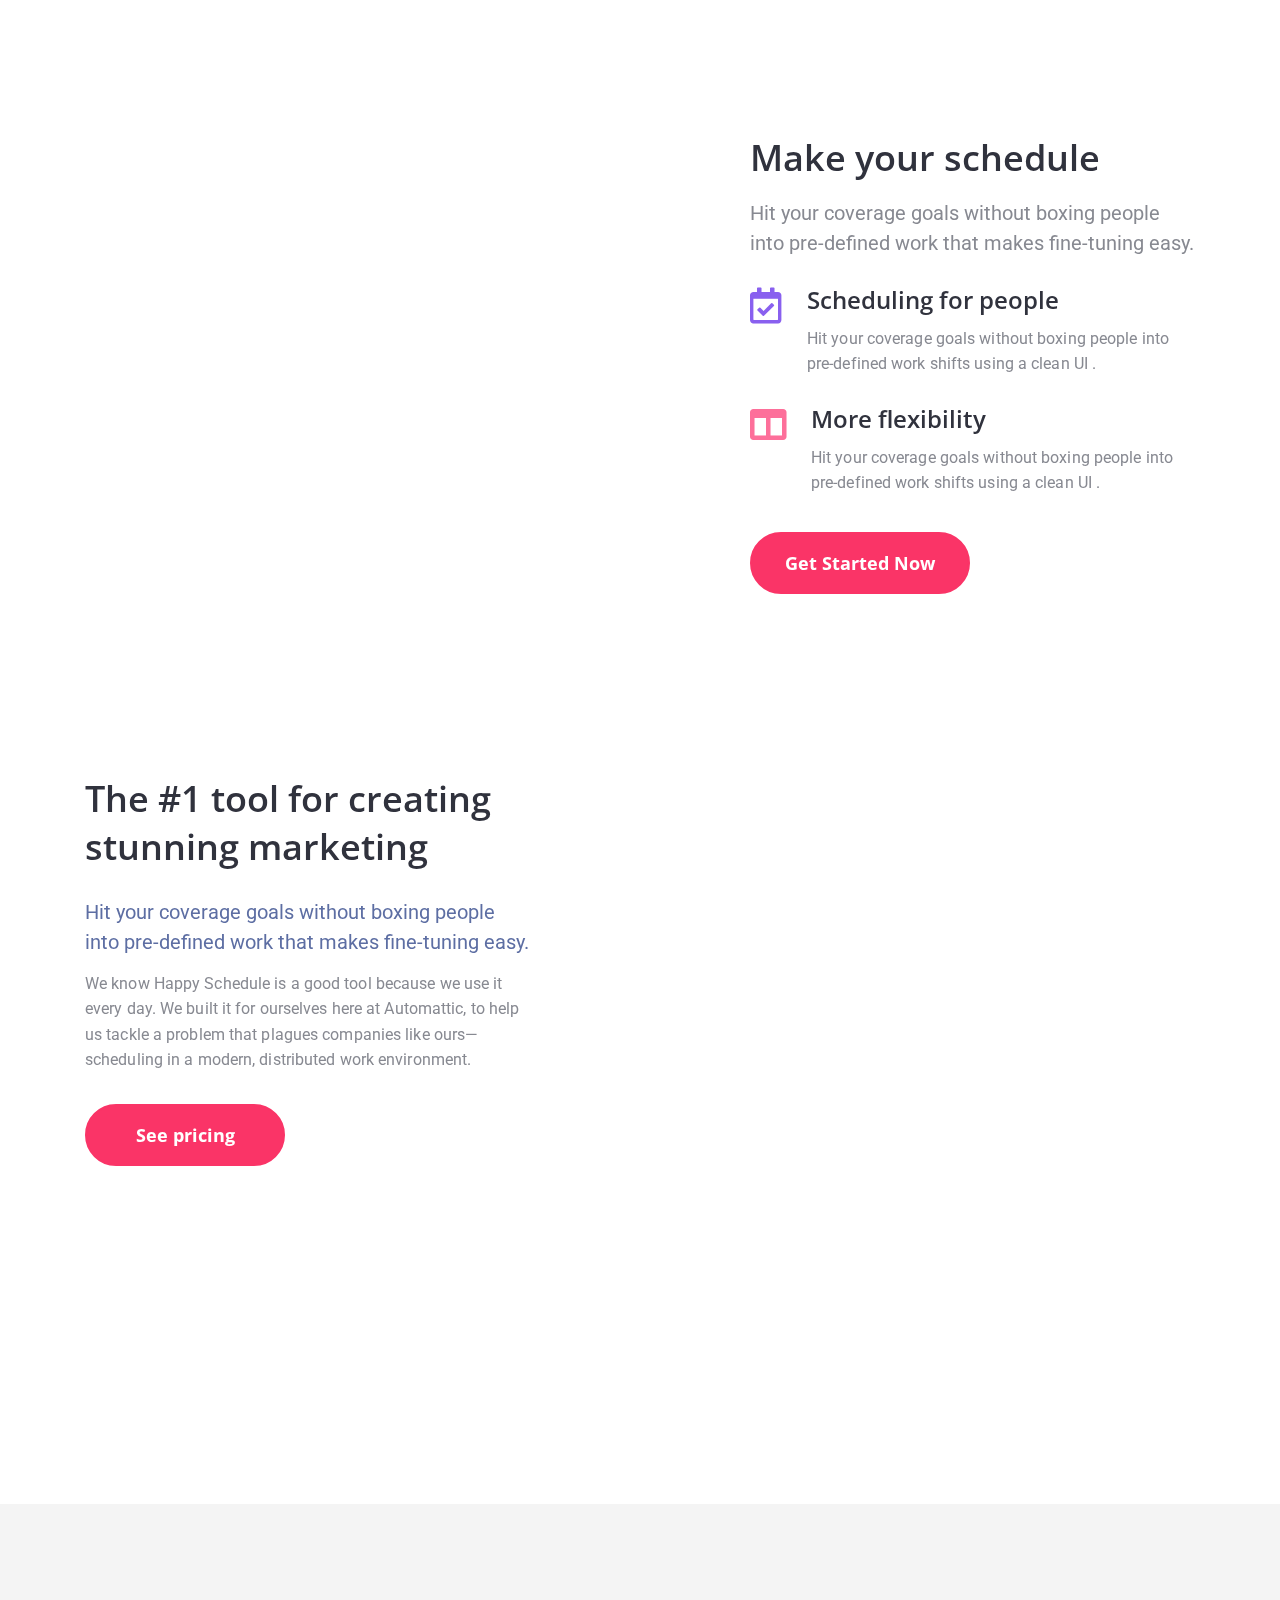
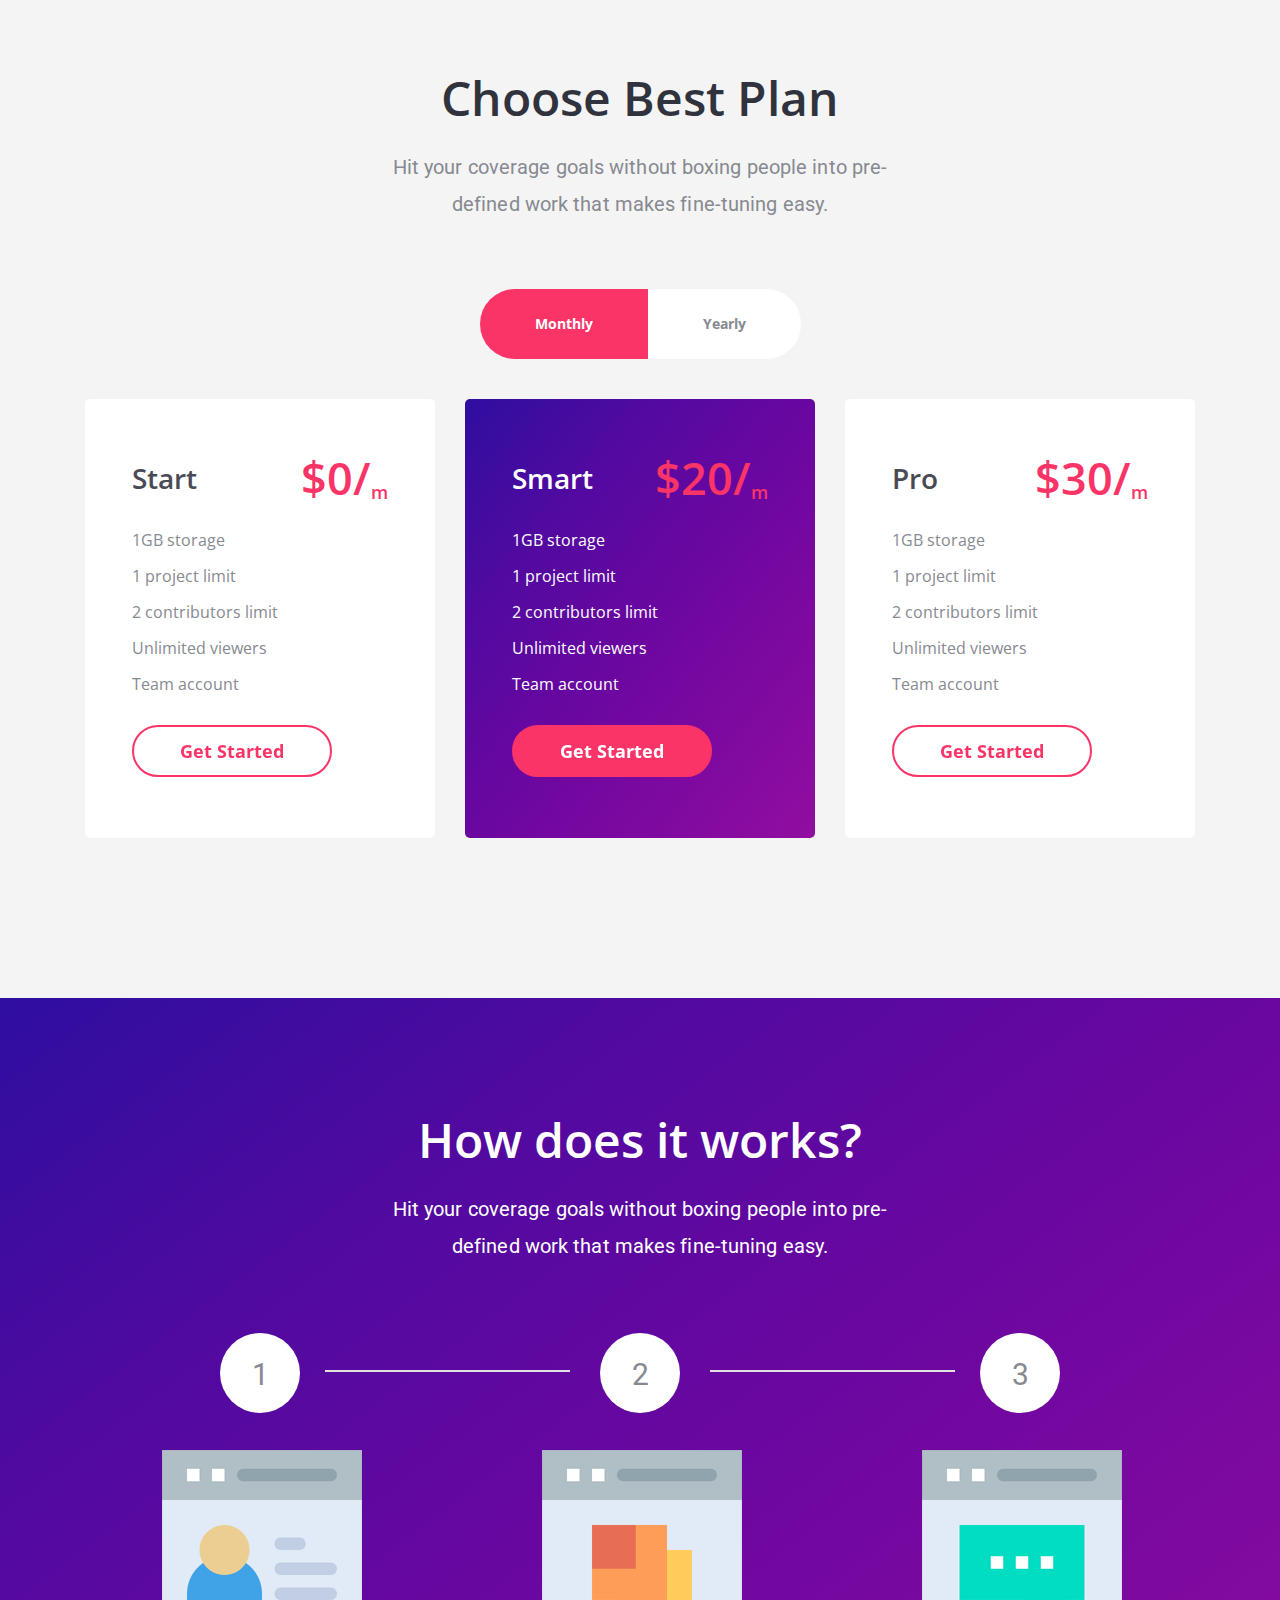
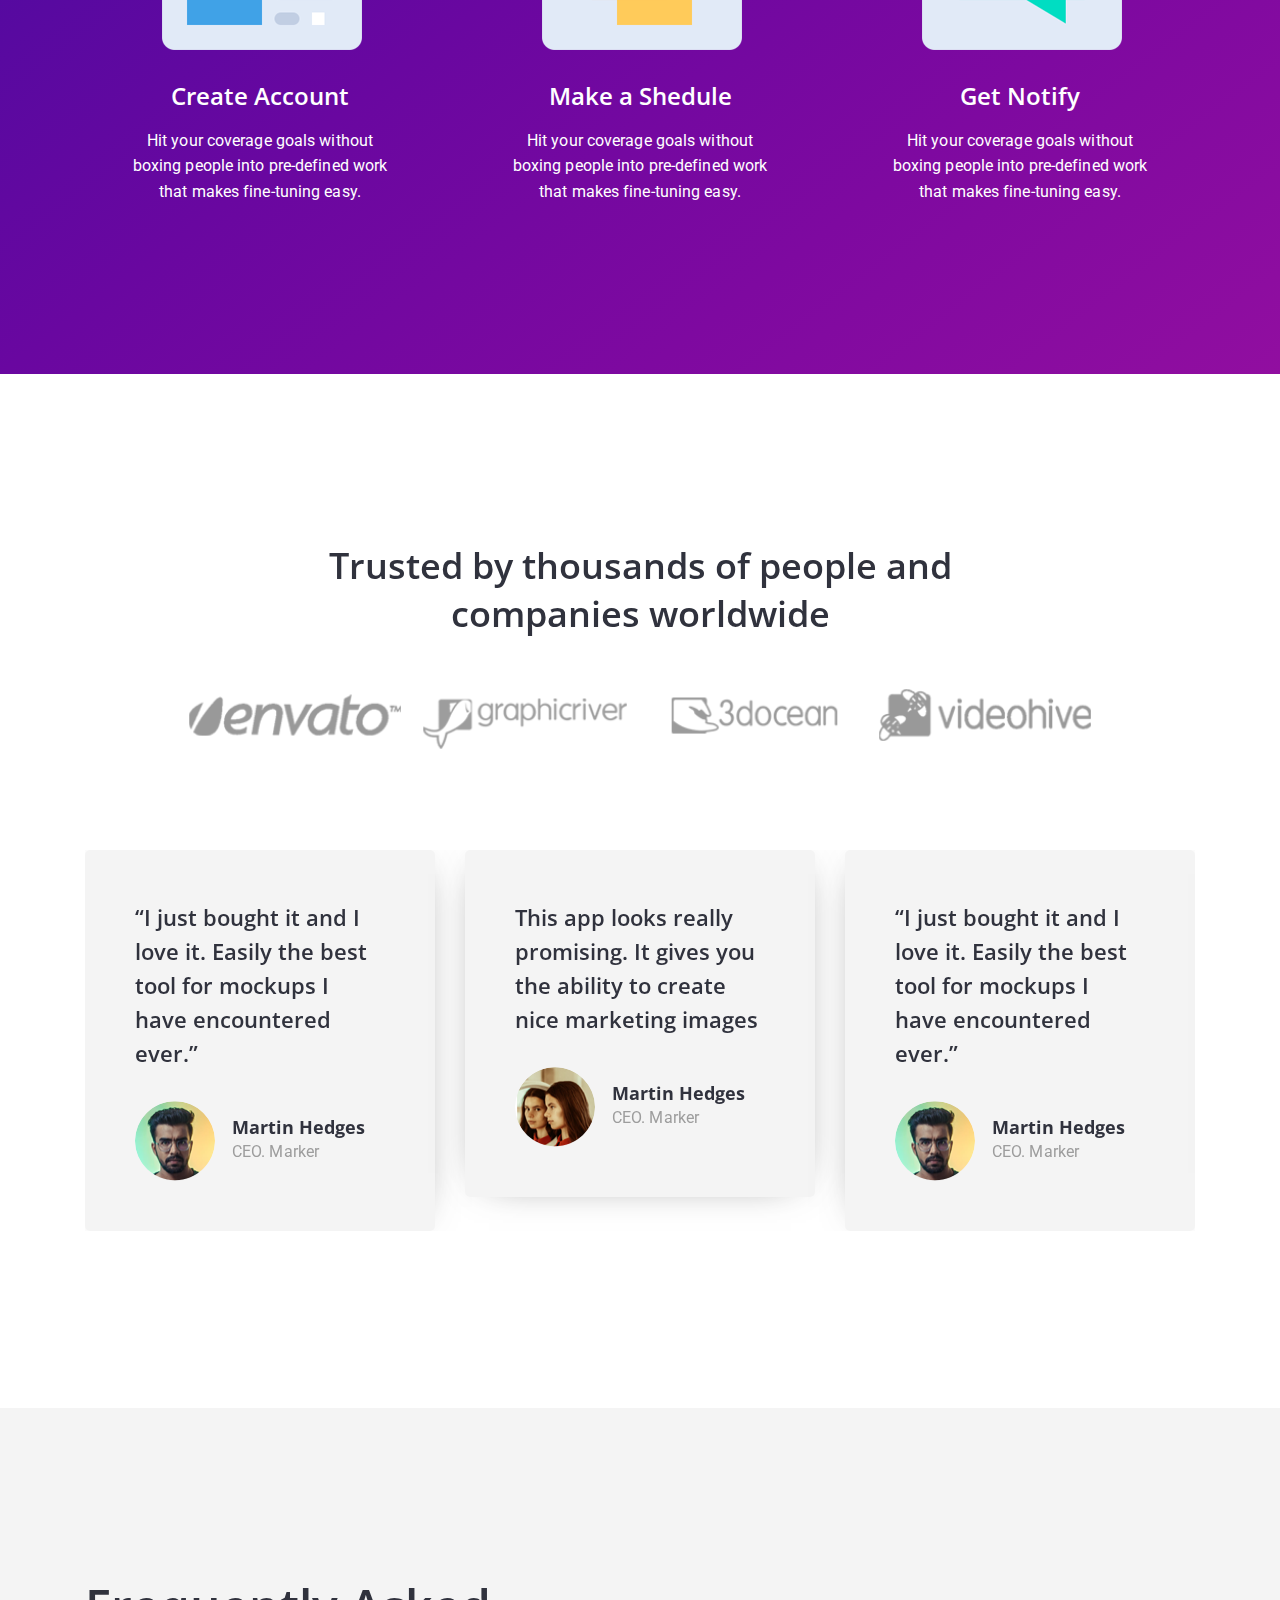
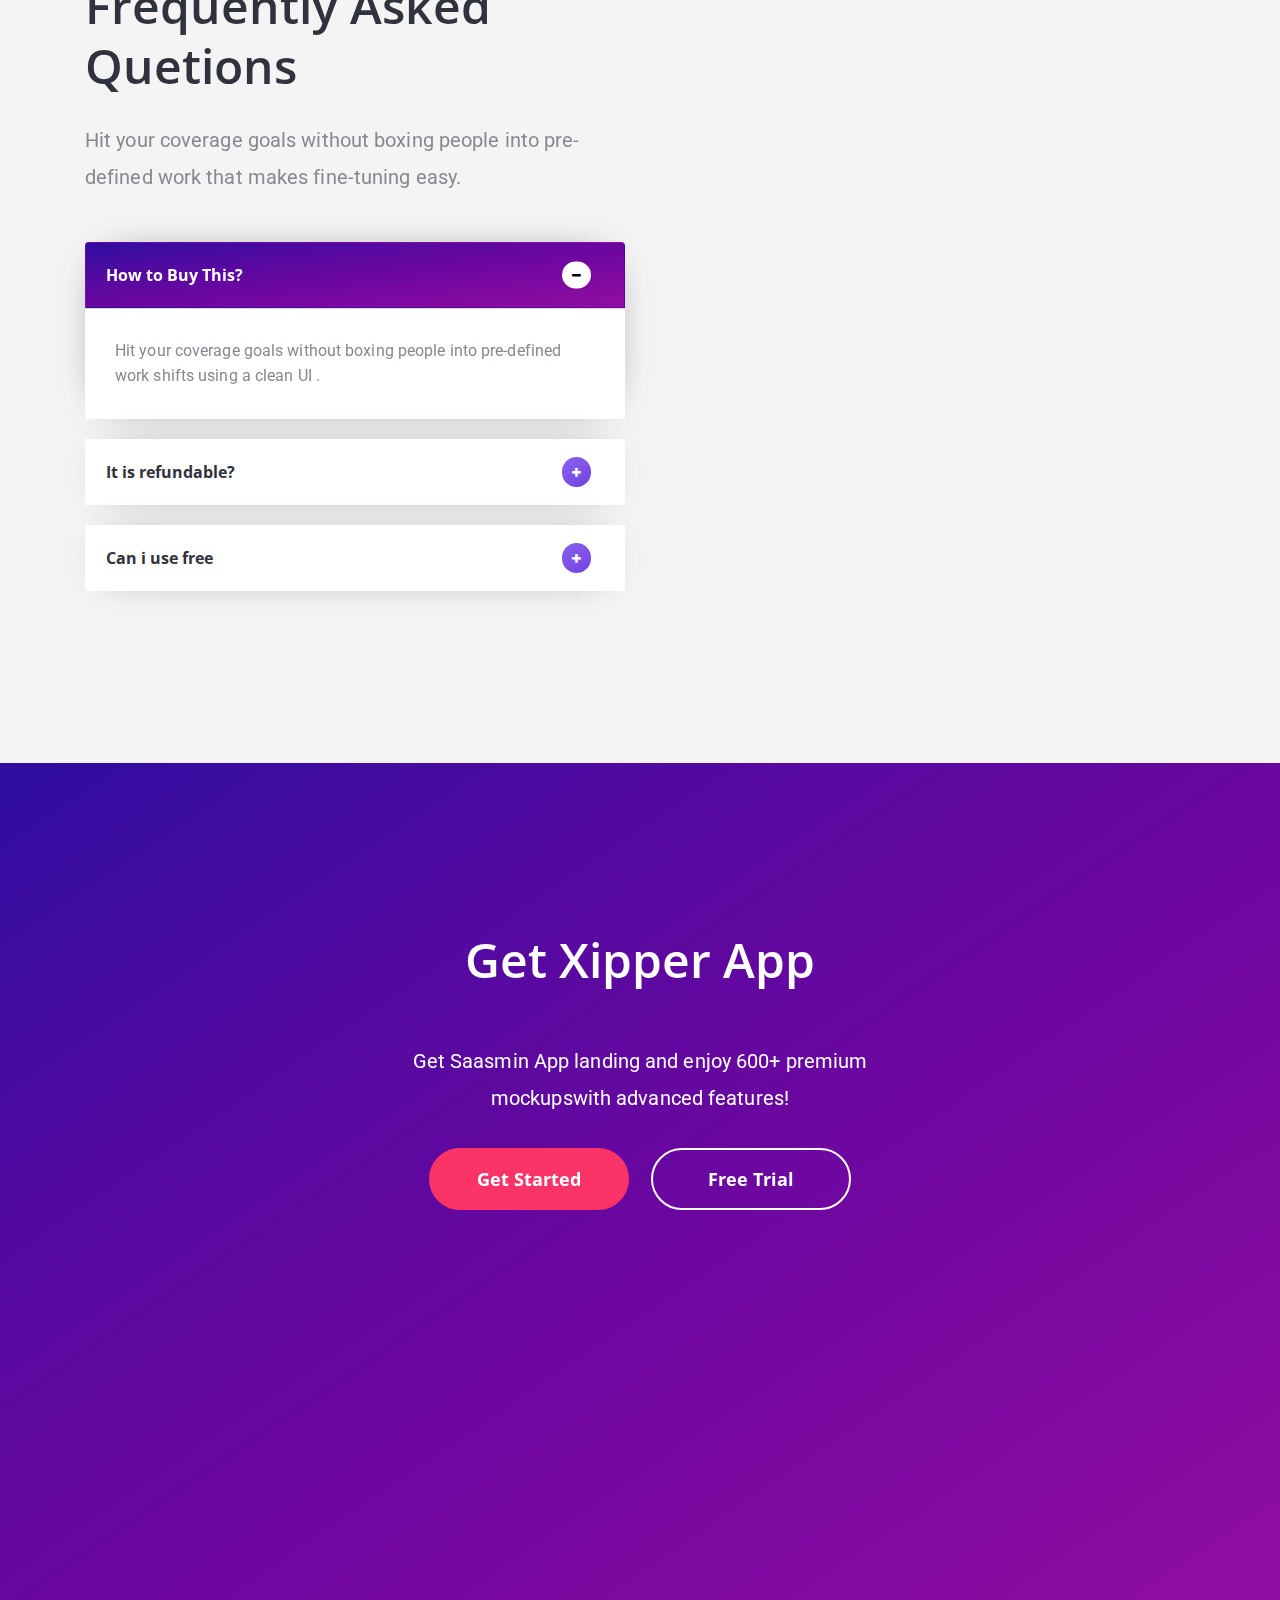
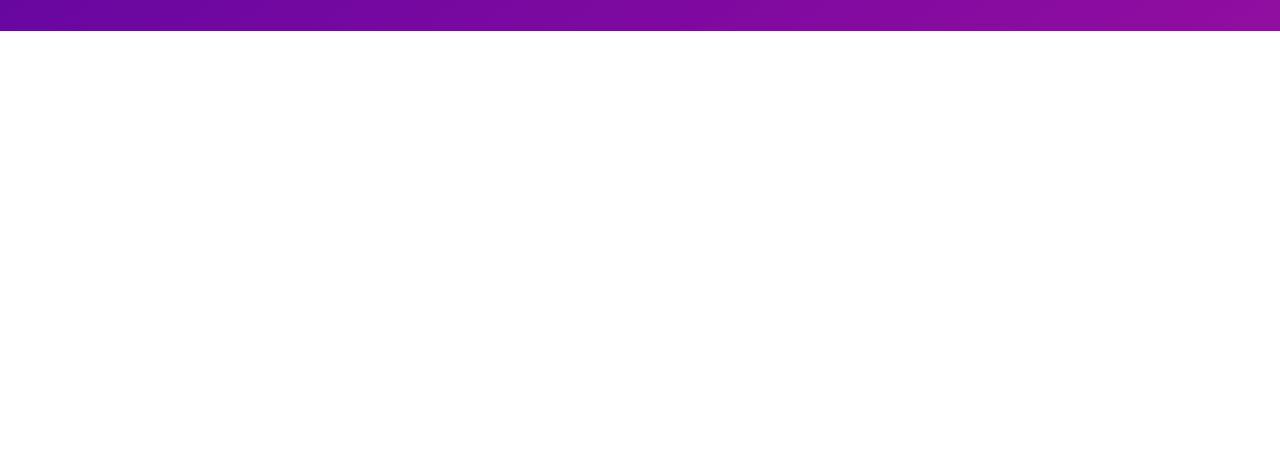
<file: index-3.html>
<!DOCTYPE html>
<html lang="en">

<head>
    <meta charset="UTF-8">
    <meta name="viewport" content="width=device-width, initial-scale=1.0">
    <meta http-equiv="X-UA-Compatible" content="ie=edge">
    <title>Xipper - App Landing HTML Template</title>

    <!-- favicon icon -->
    <link rel=icon href=favicon.ico type="image/png">

    <link rel="stylesheet" href="assets/css/fontawesome-all.min.css">
    <link rel="stylesheet" href="assets/font/flaticon.css">
    <link rel="stylesheet" href="assets/css/bootstrap.min.css">
    <link rel="stylesheet" href="assets/css/style.css">
    <link rel="stylesheet" href="assets/css/responsive.css">

</head>

<body>

    <!-- Preloader -->
    <div id="preloader">
        <div class="preloader">
            <span></span>
            <span></span>
        </div>
    </div>
    <!-- End Preloader -->

    <div class="side-wrapper">
        <!-- Top Menu -->
        <header class="top-nav home3-top-nav">
            <nav id="cssmenu" class="container">
                <div class="logo">
                    <a href="index.html"><img src="assets/img/logo.png" alt=""></a>
                </div>
                <div id="head-mobile"></div>
                <div class="button"></div>
                <ul class="navbar-nav">
                    <li><a href="#">Home</a>
                        <ul>
                            <li><a href="index-1.html">Home One</a></li>
                            <li><a href="index-2.html">Home Two</a></li>
                            <li><a href="index-3.html">Home Threa</a></li>
                            <li><a href="index-4.html">Home Four</a></li>
                        </ul>
                    </li>
                    <li><a href="#home1-services-area">Features</a></li>
                    <li><a href="#overview-area">Overview</a></li>
                    <li><a href="#pricing-area">Pricing</a></li>
                    <li><a href="#faq-area">FAQ</a></li>
                    <li><a href="#">Pages</a>
                        <ul>
                            <li><a href="blog.html">Blog</a></li>
                            <li><a href="blog-single.html">Blog Single</a></li>
                            <li><a href="contact.html">Contact</a></li>
                        </ul>
                    </li>
                    <li class="top-btn"><a href="#">download</a></li>
                </ul>
            </nav>
        </header>
        <!-- End Top Menu -->

        <!-- Home 3 Hero -->
        <section id="home1-hero" class="home3-hero">
            <div class="container">
                <div class="row">
                    <div class="col-lg-10 offset-lg-1">
                        <div class="home3-hero-title">
                            <h1>Enjoy Your Life</h1>
                            <p>Happy Tools makes it possible for your office to run smoothly</p>
                            <a href="#" class="btn-1">Get Started Now</a>
                        </div>
                        <div class="home3-hero-img" data-aos="zoom-in">
                            <img src="assets/img/h3-1.png" alt="">
                        </div>
                    </div>
                </div>
            </div>
        </section>
        <!-- End Home 3 Hero -->

        <!-- Home 3 Services -->
        <section id="home3-services-area" class="home3-services-area">
            <div class="home3-services-animation">
                <img src="assets/img/bg/h3-border1.png" alt="">
                <img src="assets/img/bg/h3-border2.png" alt="">
                <img src="assets/img/bg/h3-border3.png" alt="">
            </div>
            <div class="container">
                <div class="row">
                    <div class="offset-lg-3 col-lg-6">
                        <div class="section-title">
                            <h2>Xipper Features</h2>
                            <p>Hit your coverage goals without boxing people into pre-defined work that makes fine-tuning easy.</p>
                        </div>
                    </div>
                </div>
                <div class="home3-services-content">
                    <div class="row">
                        <!-- Home 3 Services item -->
                        <div class="col-lg-4 col-md-6">
                            <div class="home3-services-item " data-aos="fade-up" data-aos-duration="1000">
                                <i class="flaticon-note"></i>
                                <h4><a href="#">More Flexible</a></h4>
                                <p>Hit your coverage goals without boxing people into pre-defined work that makes fine-tuning easy.</p>
                            </div>
                        </div>
                        <!-- Home 3 Services item -->
                        <div class="col-lg-4 col-md-6">
                            <div class="home3-services-item " data-aos="fade-up" data-aos-duration="2000">
                                <i class="flaticon-cloud-computing"></i>
                                <h4><a href="#">More Flexible</a></h4>
                                <p>Hit your coverage goals without boxing people into pre-defined work that makes fine-tuning easy.</p>
                            </div>
                        </div>
                        <!-- Home 3 Services item -->
                        <div class="col-lg-4 offset-lg-0 col-md-6 offset-md-3">
                            <div class="home3-services-item " data-aos="fade-up" data-aos-duration="3000">
                                <i class="flaticon-document"></i>
                                <h4><a href="#">Less friction</a></h4>
                                <p>Hit your coverage goals without boxing people into pre-defined work that makes fine-tuning easy.</p>
                            </div>
                        </div>
                    </div>
                </div>
            </div>
        </section>
        <!-- End Home 3 Services -->

        <!-- Counter -->
        <div id="counter-area" class="home3-counter">
            <div class="container">
                <div class="row">
                    <!-- Counter Item -->
                    <div class="col-lg-4 col-md-6">
                        <div class="counter-item">
                            <span class="counter">800</span><sup>+</sup>
                            <p>large filter previews <br> No gimmicky, silly or unusable photo effects</p>
                        </div>
                    </div>

                    <!-- Counter Item -->
                    <div class="col-lg-4 col-md-6">
                        <div class="counter-item counter-2">
                            <span class="counter ">109</span><sup>$</sup>
                            <p> Monthly pricing starts at $99, which includes your first 12 members</p>
                        </div>
                    </div>

                    <!-- Counter Item -->
                    <div class="col-lg-4 offset-lg-0 col-md-6 offset-md-3">
                        <div class="counter-item counter-3">
                            <span class="counter">78</span><sup>+</sup>
                            <p>know Happy Schedule is a good tool because we use <br> it every day</p>
                        </div>
                    </div>
                </div>
                <div class="home3-how-works-video-content">
                    <div class="row">
                        <div class="col-lg-12">
                            <div class="how-works-video" data-aos="zoom-in">
                                <img src="assets/img/h1-2.png" alt="">
                                <a class="video-play-button" href="https://vimeo.com/45830194">
                                    <span></span>
                                </a>
                            </div>
                        </div>
                    </div>
                </div>
            </div>
        </div>
        <!-- End Counter -->


        <!-- Overview -->
        <section id="overview-area" class="home3-overview-area">
            <div class="overview-top">
                <div class="container">
                    <div class="row">
                        <div class="col-lg-7">
                            <div class="overview-img " data-aos="fade-up">
                                <img src="assets/img/h1-3.png" alt="">
                            </div>
                        </div>
                        <div class="col-lg-5">
                            <div class="overview-text">
                                <div class="overview-title">
                                    <h3>Make your schedule</h3>
                                    <p>Hit your coverage goals without boxing people into pre-defined work that makes fine-tuning easy.</p>
                                </div>
                                <div class="overview-text-item media">
                                    <i class="far fa-calendar-check"></i>
                                    <div class="overview-text-item-text">
                                        <h4>Scheduling for people</h4>
                                        <p>Hit your coverage goals without boxing people into pre-defined work shifts using a clean UI .</p>
                                    </div>
                                </div>
                                <div class="overview-text-item media">
                                    <i class="fas fa-columns"></i>
                                    <div class="overview-text-item-text">
                                        <h4>More flexibility</h4>
                                        <p>Hit your coverage goals without boxing people into pre-defined work shifts using a clean UI .</p>
                                    </div>
                                </div>
                                <a href="#" class="btn-1">Get Started Now</a>
                            </div>
                        </div>
                    </div>
                </div>
            </div>
            <div class="overview-bottom">
                <div class="container">
                    <div class="row">
                        <div class="col-lg-5">
                            <div class="overview-bottom-title">
                                <h3>The #1 tool for creating stunning marketing</h3>
                                <h5>Hit your coverage goals without boxing people into pre-defined work that makes fine-tuning easy.</h5>
                                <p>We know Happy Schedule is a good tool because we use it every day. We built it for ourselves here at Automattic, to help us tackle a problem that plagues companies like ours—scheduling in a modern, distributed work environment.</p>
                                <a href="#" class="btn-1">See pricing</a>
                            </div>
                        </div>
                        <div class="offset-lg-1 col-lg-6 col-md-10 offset-md-1">
                            <div class="overview-bottom-img" data-aos="fade-up">
                                <img src="assets/img/h1-4.png" alt="">
                                <img src="assets/img/h1-5.png" alt="">
                            </div>
                        </div>
                    </div>
                </div>
            </div>
        </section>
        <!-- End Overview -->

        <!-- Pricing -->
        <section id="pricing-area" class="home3-pricing-area">
            <div class="container">
                <div class="row">
                    <div class="offset-lg-3 col-lg-6">
                        <div class="section-title">
                            <h2>Choose Best Plan</h2>
                            <p>Hit your coverage goals without boxing people into pre-defined work that makes fine-tuning easy.</p>
                        </div>
                    </div>
                </div>
                <div class="row">
                    <div class="col-lg-12">
                        <ul class="nav home3-pricing-tab" id="myTab" role="tablist">
                            <li class="nav-item">
                                <a class="nav-link active" id="home-tab" data-toggle="tab" href="#home" role="tab" aria-controls="home" aria-selected="true">
                                    Monthly
                                </a>
                            </li>
                            <li class="nav-item">
                                <a class="nav-link" id="profile-tab" data-toggle="tab" href="#profile" role="tab" aria-controls="profile" aria-selected="false">
                                    Yearly
                                </a>
                            </li>
                        </ul>
                        <div class="tab-content" id="myTabContent">
                            <div class="tab-pane fade show active" id="home" role="tabpanel" aria-labelledby="home-tab">
                                <div class="row">
                                    <!-- Pricing Item -->
                                    <div class="col-lg-4 col-md-6">
                                        <div class="pricing-item">
                                            <h2>Start <span>$0/<sub>m</sub></span></h2>
                                            <ul>
                                                <li><a href="#">1GB storage</a></li>
                                                <li><a href="#">1 project limit</a></li>
                                                <li><a href="#">2 contributors limit</a></li>
                                                <li><a href="#">Unlimited viewers</a></li>
                                                <li><a href="#">Team account</a></li>
                                            </ul>
                                            <a href="#" class="btn-1">Get Started</a>
                                        </div>
                                    </div>
                                    <!-- Pricing Item -->
                                    <div class="col-lg-4 col-md-6">
                                        <div class="pricing-item pricing-item-active">
                                            <h2>Smart <span>$20/<sub>m</sub></span></h2>
                                            <ul>
                                                <li><a href="#">1GB storage</a></li>
                                                <li><a href="#">1 project limit</a></li>
                                                <li><a href="#">2 contributors limit</a></li>
                                                <li><a href="#">Unlimited viewers</a></li>
                                                <li><a href="#">Team account</a></li>
                                            </ul>
                                            <a href="#" class="btn-1">Get Started</a>
                                        </div>
                                    </div>
                                    <!-- Pricing Item -->
                                    <div class="col-lg-4 offset-lg-0 col-md-6 offset-md-3">
                                        <div class="pricing-item">
                                            <h2>Pro <span>$30/<sub>m</sub></span></h2>
                                            <ul>
                                                <li><a href="#">1GB storage</a></li>
                                                <li><a href="#">1 project limit</a></li>
                                                <li><a href="#">2 contributors limit</a></li>
                                                <li><a href="#">Unlimited viewers</a></li>
                                                <li><a href="#">Team account</a></li>
                                            </ul>
                                            <a href="#" class="btn-1">Get Started</a>
                                        </div>
                                    </div>
                                </div>
                            </div>
                            <div class="tab-pane fade" id="profile" role="tabpanel" aria-labelledby="profile-tab">
                                <div class="row">
                                    <!-- Pricing Item -->
                                    <div class="col-lg-4 col-md-6">
                                        <div class="pricing-item">
                                            <h2>Start <span>$40/<sub>m</sub></span></h2>
                                            <ul>
                                                <li><a href="#">1GB storage</a></li>
                                                <li><a href="#">1 project limit</a></li>
                                                <li><a href="#">2 contributors limit</a></li>
                                                <li><a href="#">Unlimited viewers</a></li>
                                                <li><a href="#">Team account</a></li>
                                            </ul>
                                            <a href="#" class="btn-1">Get Started</a>
                                        </div>
                                    </div>
                                    <!-- Pricing Item -->
                                    <div class="col-lg-4 col-md-6">
                                        <div class="pricing-item pricing-item-active">
                                            <h2>Smart <span>$50/<sub>m</sub></span></h2>
                                            <ul>
                                                <li><a href="#">1GB storage</a></li>
                                                <li><a href="#">1 project limit</a></li>
                                                <li><a href="#">2 contributors limit</a></li>
                                                <li><a href="#">Unlimited viewers</a></li>
                                                <li><a href="#">Team account</a></li>
                                            </ul>
                                            <a href="#" class="btn-1">Get Started</a>
                                        </div>
                                    </div>
                                    <!-- Pricing Item -->
                                    <div class="col-lg-4 offset-lg-0 col-md-6 offset-md-3">
                                        <div class="pricing-item">
                                            <h2>Pro <span>$60/<sub>m</sub></span></h2>
                                            <ul>
                                                <li><a href="#">1GB storage</a></li>
                                                <li><a href="#">1 project limit</a></li>
                                                <li><a href="#">2 contributors limit</a></li>
                                                <li><a href="#">Unlimited viewers</a></li>
                                                <li><a href="#">Team account</a></li>
                                            </ul>
                                            <a href="#" class="btn-1">Get Started</a>
                                        </div>
                                    </div>
                                </div>
                            </div>
                        </div>
                    </div>
                </div>
            </div>
        </section>
        <!-- End Pricing -->

        <!-- How Works -->
        <section id="how-works-area" class="home3-how-works-area">
            <div class="container">
                <div class="how-works-content">
                    <div class="row">
                        <div class="offset-lg-3 col-lg-6">
                            <div class="section-title">
                                <h2>How does it works? </h2>
                                <p>Hit your coverage goals without boxing people into pre-defined work that makes fine-tuning easy.</p>
                            </div>
                        </div>
                    </div>
                    <div class="row">
                        <!-- How Works Item -->
                        <div class="col-lg-4 col-md-6">
                            <div class="how-works-item">
                                <div class="top-line">1</div>
                                <img src="assets/img/icon/1.png" alt="icon">
                                <h4>Create Account</h4>
                                <p>Hit your coverage goals without boxing people into pre-defined work that makes fine-tuning easy.</p>
                            </div>
                        </div>
                        <!-- How Works Item -->
                        <div class="col-lg-4 col-md-6">
                            <div class="how-works-item top-bor">
                                <div class="top-line ">2</div>
                                <img src="assets/img/icon/2.png" alt="icon">
                                <h4>Make a Shedule</h4>
                                <p>Hit your coverage goals without boxing people into pre-defined work that makes fine-tuning easy.</p>
                            </div>
                        </div>
                        <!-- How Works Item -->
                        <div class="col-lg-4 offset-lg-0 col-md-6 offset-md-3">
                            <div class="how-works-item">
                                <div class="top-line">3</div>
                                <img src="assets/img/icon/3.png" alt="icon">
                                <h4>Get Notify</h4>
                                <p>Hit your coverage goals without boxing people into pre-defined work that makes fine-tuning easy.</p>
                            </div>
                        </div>
                    </div>
                </div>
            </div>
        </section>
        <!-- End Does Works -->

        <!-- Testiminial -->
        <section id="testiminial-area" class="home3-testiminial-area">
            <div class="container">
                <div class="row">
                    <div class="offset-lg-2 col-lg-8">
                        <div class="testiminial-title">
                            <h3>Trusted by thousands of people and companies worldwide</h3>
                        </div>
                    </div>
                </div>
                <!-- Testiminial Logo -->
                <div class="row">
                    <div class="offset-lg-1 col-lg-10">
                        <div class="testiminial-logo owl-carousel ">
                            <div class="testiminial-logo-item">
                                <a href="#"><img src="assets/img/logo/theme-logo1.png" alt=""></a>
                            </div>
                            <div class="testiminial-logo-item">
                                <a href="#"><img src="assets/img/logo/theme-logo2.png" alt=""></a>
                            </div>
                            <div class="testiminial-logo-item">
                                <a href="#"><img src="assets/img/logo/theme-logo3.png" alt=""></a>
                            </div>
                            <div class="testiminial-logo-item">
                                <a href="#"><img src="assets/img/logo/theme-logo4.png" alt=""></a>
                            </div>
                            <div class="testiminial-logo-item">
                                <a href="#"><img src="assets/img/logo/theme-logo1.png" alt=""></a>
                            </div>
                            <div class="testiminial-logo-item">
                                <a href="#"><img src="assets/img/logo/theme-logo2.png" alt=""></a>
                            </div>
                        </div>
                    </div>
                </div>
                <!-- Testiminial Content -->
                <div class="testiminial-content owl-carousel">
                    <!-- Testiminial Content item -->
                    <div class="row">
                        <div class="col-lg-12">
                            <div class="testiminial-content-item">
                                <h5>“I just bought it and I love it. Easily the best tool for mockups I have encountered ever.”</h5>
                                <div class="testiminial-admin media">
                                    <img src="assets/img/admin/t1.png" alt="">
                                    <div class="testiminial-admin-text">
                                        <h6>Martin Hedges</h6>
                                        <p>CEO. Marker</p>
                                    </div>
                                </div>
                            </div>
                        </div>
                    </div>
                    <!-- Testiminial Content item -->
                    <div class="row">
                        <div class="col-lg-12">
                            <div class="testiminial-content-item">
                                <h5>This app looks really promising. It gives you the ability to create nice marketing images</h5>
                                <div class="testiminial-admin media">
                                    <img src="assets/img/admin/t2.png" alt="">
                                    <div class="testiminial-admin-text">
                                        <h6>Martin Hedges</h6>
                                        <p>CEO. Marker</p>
                                    </div>
                                </div>
                            </div>
                        </div>
                    </div>
                    <!-- Testiminial Content item -->
                    <div class="row">
                        <div class="col-lg-12">
                            <div class="testiminial-content-item">
                                <h5>“I just bought it and I love it. Easily the best tool for mockups I have encountered ever.”</h5>
                                <div class="testiminial-admin media">
                                    <img src="assets/img/admin/t1.png" alt="">
                                    <div class="testiminial-admin-text">
                                        <h6>Martin Hedges</h6>
                                        <p>CEO. Marker</p>
                                    </div>
                                </div>
                            </div>
                        </div>
                    </div>
                    <!-- Testiminial Content item -->
                    <div class="row">
                        <div class="col-lg-12">
                            <div class="testiminial-content-item">
                                <h5>This app looks really promising. It gives you the ability to create nice marketing images</h5>
                                <div class="testiminial-admin media">
                                    <img src="assets/img/admin/t2.png" alt="">
                                    <div class="testiminial-admin-text">
                                        <h6>Martin Hedges</h6>
                                        <p>CEO. Marker</p>
                                    </div>
                                </div>
                            </div>
                        </div>
                    </div>
                </div>
            </div>
        </section>
        <!-- End Testiminial -->


        <!-- Faq -->
        <section id="faq-area" class="home3-faq-area">
            <div class="container">
                <div class="row">
                    <div class="col-lg-6">
                        <div class="faq-content">
                            <div class="faq-content-title">
                                <h2>Frequently Asked Quetions</h2>
                                <p>Hit your coverage goals without boxing people into pre-defined work that makes fine-tuning easy.</p>
                            </div>
                            <div class="accordion" id="accordionExample">
                                <div class="card">
                                    <div class="card-header" id="headingOne">
                                        <h2 class="mb-0">
                                            <button class="btn btn-link faq-title" type="button" data-toggle="collapse" data-target="#collapseOne" aria-expanded="true" aria-controls="collapseOne">
                                            How to Buy This?
                                            <span class="card-icon">
                                                <i class="fas fa-plus"></i>
                                                <i class="fas fa-minus"></i>
                                            </span> 
                                      </button>
                                        </h2>
                                    </div>

                                    <div id="collapseOne" class="collapse show" aria-labelledby="headingOne" data-parent="#accordionExample">
                                        <div class="card-body">
                                            <p>Hit your coverage goals without boxing people into pre-defined work shifts using a clean UI .</p>
                                        </div>
                                    </div>
                                </div>
                                <div class="card">
                                    <div class="card-header" id="headingTwo">
                                        <h2 class="mb-0">
                                            <button class="btn btn-link faq-title collapsed" type="button" data-toggle="collapse" data-target="#collapseTwo" aria-expanded="false" aria-controls="collapseTwo">
                                            It is refundable?
                                            <span class="card-icon">
                                                <i class="fas fa-plus"></i>
                                                <i class="fas fa-minus"></i>
                                            </span>
                                      </button>
                                        </h2>
                                    </div>
                                    <div id="collapseTwo" class="collapse" aria-labelledby="headingTwo" data-parent="#accordionExample">
                                        <div class="card-body">
                                            <p>Hit your coverage goals without boxing people into pre-defined work shifts using a clean UI .</p>
                                        </div>
                                    </div>
                                </div>
                                <div class="card">
                                    <div class="card-header" id="headingThree">
                                        <h2 class="mb-0">
                                            <button class="btn btn-link faq-title collapsed" type="button" data-toggle="collapse" data-target="#collapseThree" aria-expanded="false" aria-controls="collapseThree">
                                            Can i use free
                                            <span class="card-icon">
                                                <i class="fas fa-plus"></i>
                                                <i class="fas fa-minus"></i>
                                            </span>
                                      </button>
                                        </h2>
                                    </div>
                                    <div id="collapseThree" class="collapse" aria-labelledby="headingThree" data-parent="#accordionExample">
                                        <div class="card-body">
                                            <p>Hit your coverage goals without boxing people into pre-defined work shifts using a clean UI .</p>
                                        </div>
                                    </div>
                                </div>
                            </div>
                        </div>
                    </div>
                    <div class="offset-lg-1 col-lg-5">
                        <div class="faq-img " data-aos="zoom-in-down">
                            <img src="assets/img/h6.png" alt="">
                        </div>
                    </div>
                </div>
            </div>
        </section>
        <!-- End Faq -->

        <!-- Footer -->
        <footer id="footer-area" class="home3-footer-area">
            <div class="footer-app">
                <div class="container">
                    <div class="row">
                        <div class="col-lg-8 offset-lg-2">
                            <div class="section-title">
                                <h2>Get Xipper App </h2>
                                <p>Get Saasmin App landing and enjoy 600+ premium <br> mockupswith advanced features! </p>
                            </div>
                            <div class="footer-Get-Started-btn">
                                <a href="#" class="btn-1">Get Started</a>
                                <a href="#" class="btn-2">Free Trial</a>
                            </div>
                            <div class="footer-Get-Started-img" data-aos="zoom-in">
                                <img src="assets/img/h1-6.png" alt="">
                            </div>
                        </div>
                    </div>
                </div>
            </div>
            <div class="side-fixed">
                <div class="footer-wiget ">
                    <div class="container">
                        <div class="row">
                            <div class="col-lg-3 col-md-12">
                                <div class="footer-wiget-item">
                                    <a href="#"><img src="assets/img/footer-logo.png" alt=""></a>
                                    <p>Hit your coverage goals without boxing people into pre-defined work shifts and high-performance code to produce .</p>
                                </div>
                            </div>
                            <div class="col-lg-2 offset-lg-1 col-md-3 col-sm-6">
                                <div class="footer-wiget-item">
                                    <h5>Company</h5>
                                    <ul>
                                        <li><a href="#">About us</a></li>
                                        <li><a href="#">Our Team</a></li>
                                        <li><a href="#">Products</a></li>
                                        <li><a href="#">Contact</a></li>
                                    </ul>
                                </div>
                            </div>
                            <div class="col-lg-2 col-md-3 col-sm-6">
                                <div class="footer-wiget-item">
                                    <h5>Product </h5>
                                    <ul>
                                        <li><a href="#">Feature</a></li>
                                        <li><a href="#">Pricing</a></li>
                                        <li><a href="#">Credit</a></li>
                                        <li><a href="#">FAQ</a></li>
                                    </ul>
                                </div>
                            </div>
                            <div class="col-lg-2 col-md-3 col-sm-6">
                                <div class="footer-wiget-item">
                                    <h5>Download </h5>
                                    <ul>
                                        <li><a href="#">iOS</a></li>
                                        <li><a href="#">Android</a></li>
                                        <li><a href="#">Microsoft</a></li>
                                        <li><a href="#">Desktop</a></li>
                                    </ul>
                                </div>
                            </div>
                            <div class="col-lg-2 col-md-3 col-sm-6">
                                <div class="footer-wiget-item">
                                    <h5>Support </h5>
                                    <ul>
                                        <li><a href="#">Privacy</a></li>
                                        <li><a href="#">Help</a></li>
                                        <li><a href="#">Terms</a></li>
                                        <li><a href="#">FAQ</a></li>
                                    </ul>
                                </div>
                            </div>
                        </div>
                    </div>
                </div>
                <div class="container">
                    <div class="copy-right">
                        <div class="row">
                            <div class="col-lg-12">
                                <p>Copyright ©2019 Pixelcurve. All Rights Reserved</p>
                            </div>
                        </div>
                    </div>
                </div>
            </div>
        </footer>
        <!-- End Footer -->

    </div>



    <script src="assets/js/jquery-3.3.1.min.js"></script>
    <script src="assets/js/popper.min.js"></script>
    <script src="assets/js/bootstrap.min.js"></script>
    <script src="assets/js/plugins.js"></script>
    <script src="assets/js/menu.js"></script>
    <script src="assets/js/script.js"></script>
	<script>
		/*
        ========================================
        Preloader
        ========================================
        */ 
		$(window).on('load', function () {
			$('#preloader').delay(350).fadeOut('slow');
			$('body').delay(350).css({ 'overflow': 'visible' });
		});  
	</script>


</body>

</html>
</file>
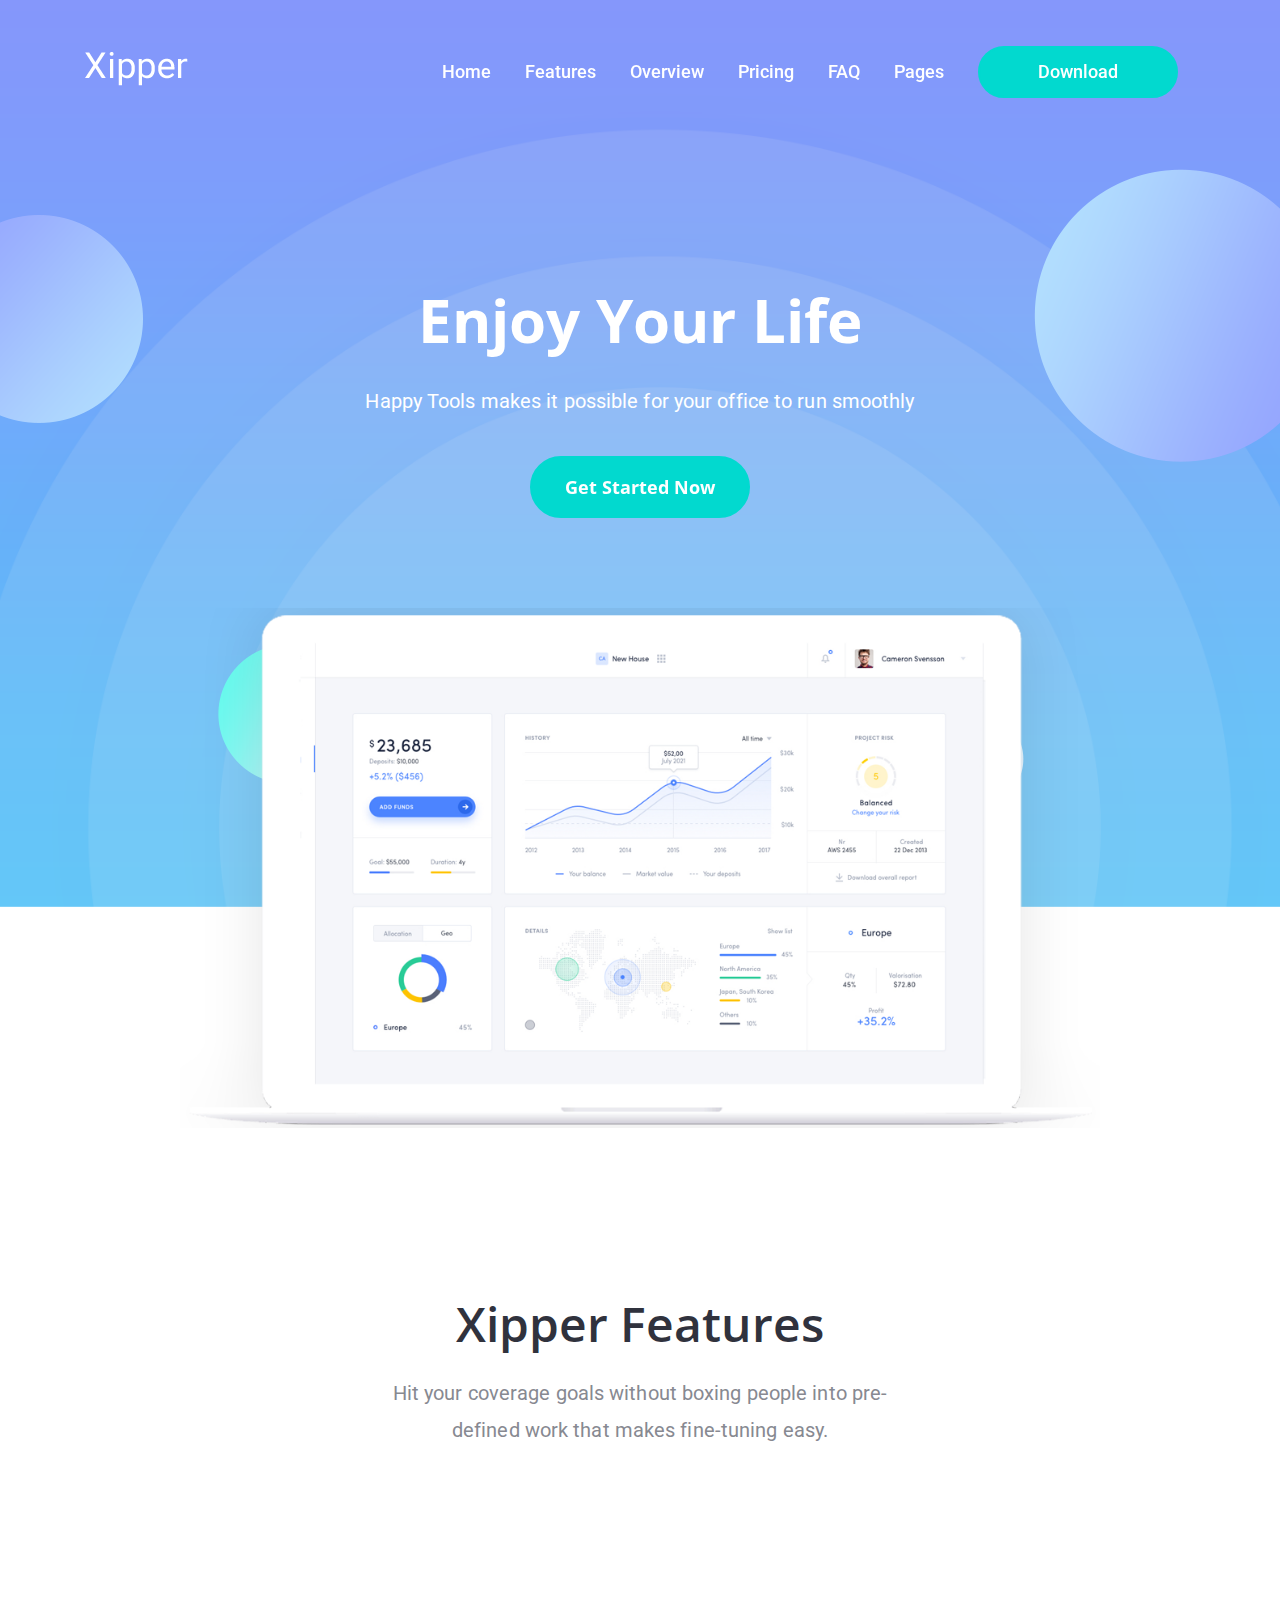
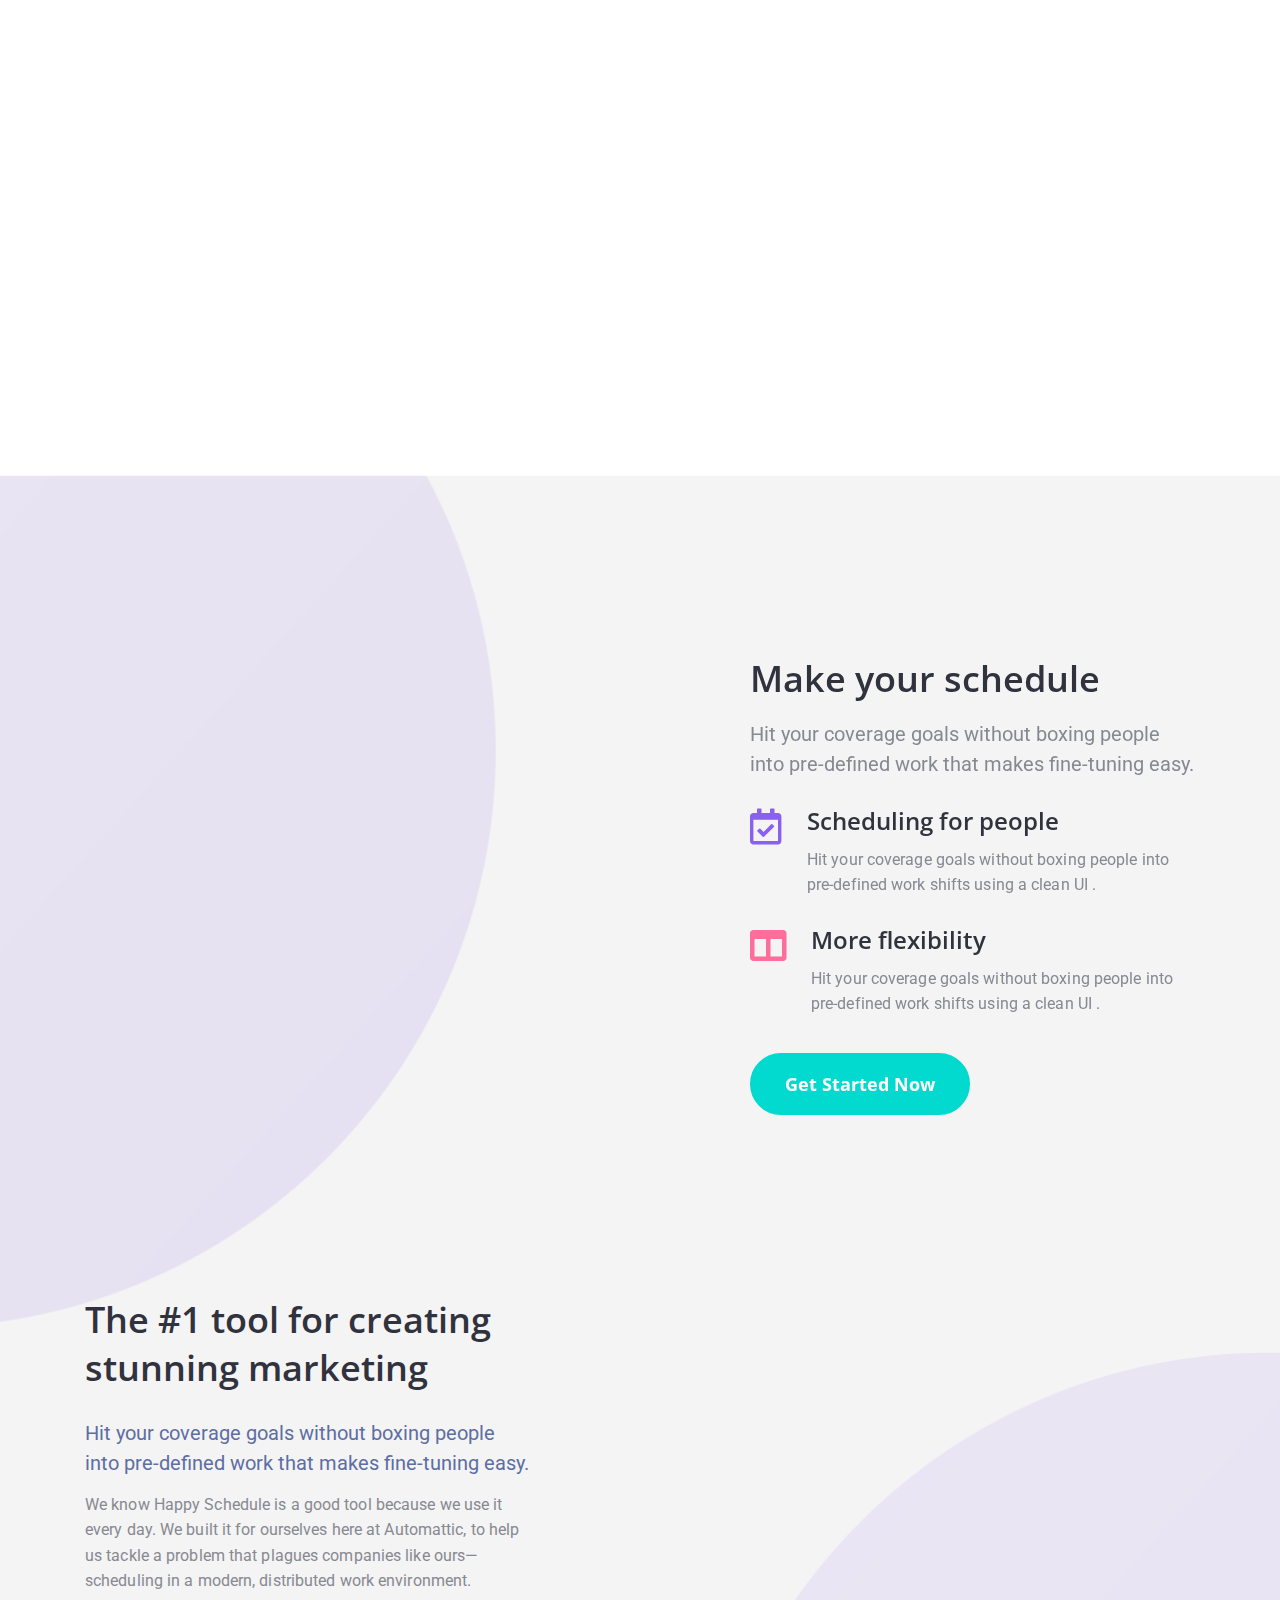
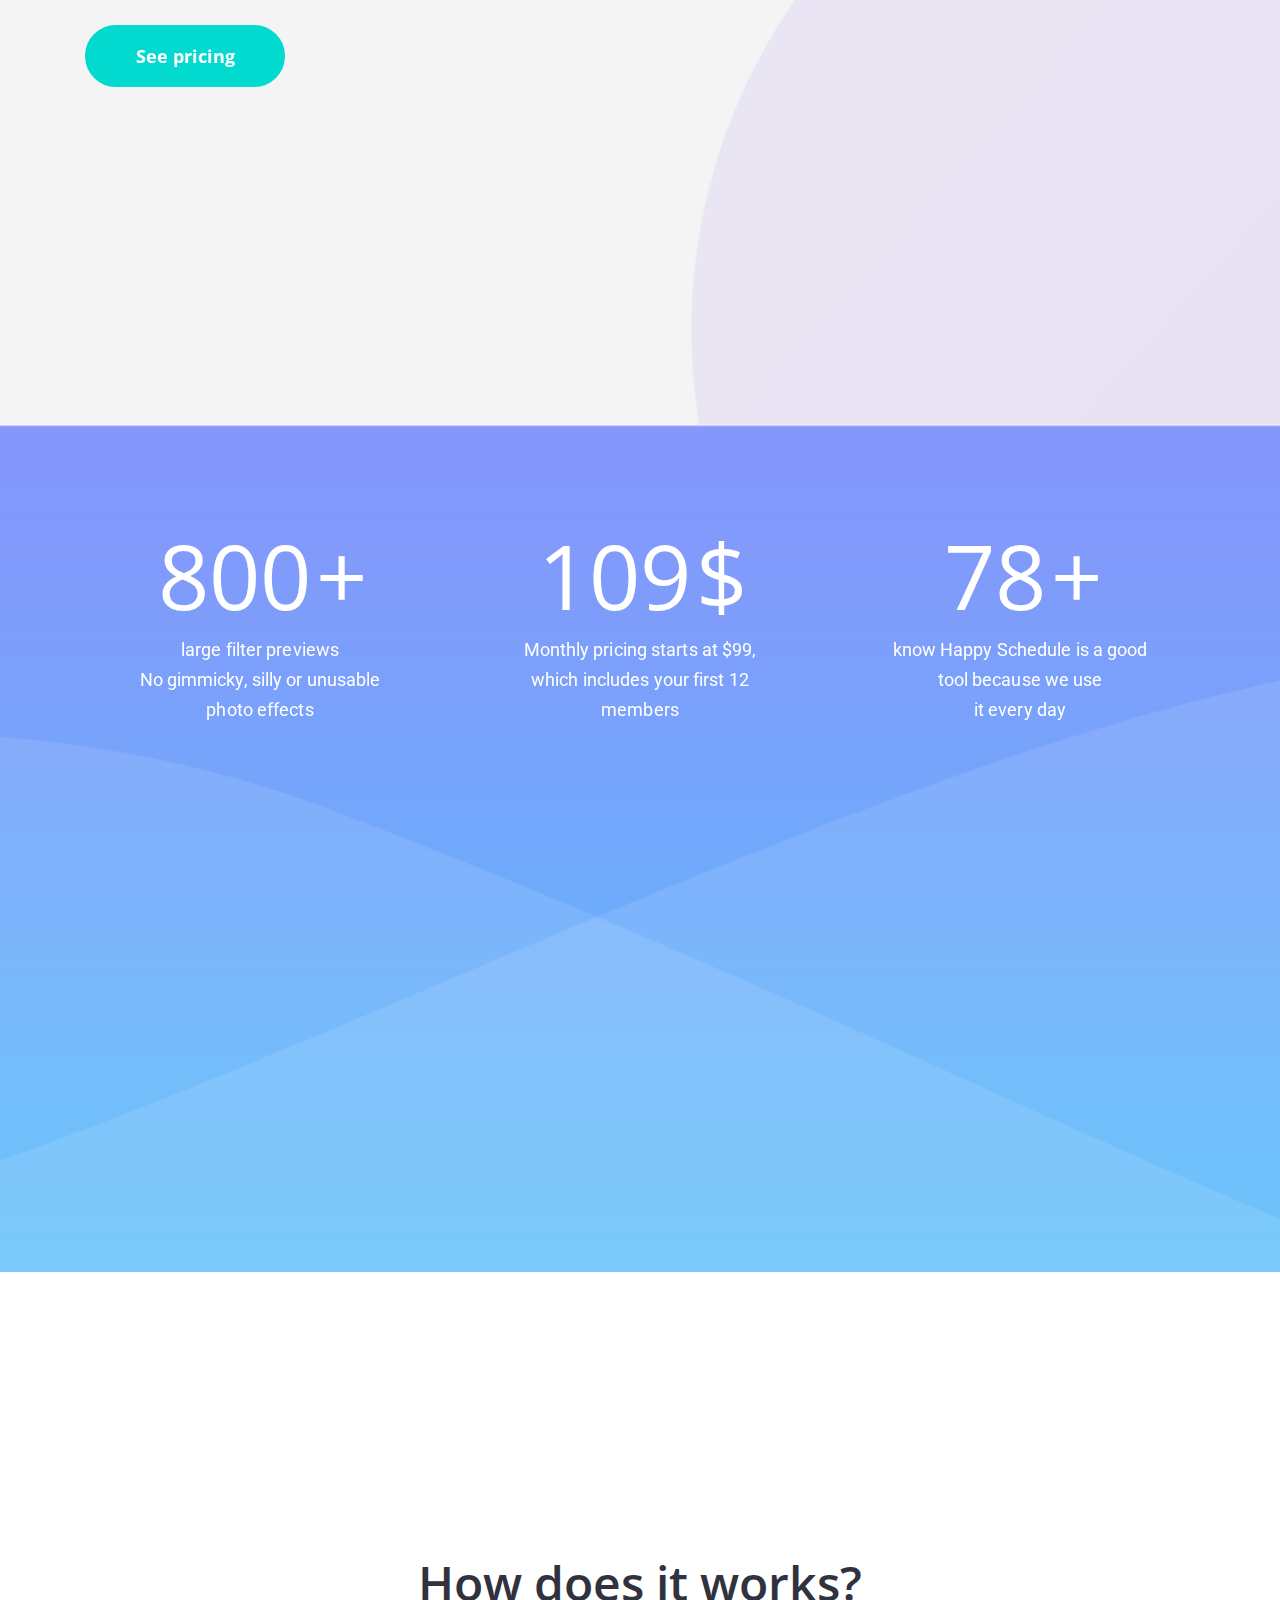
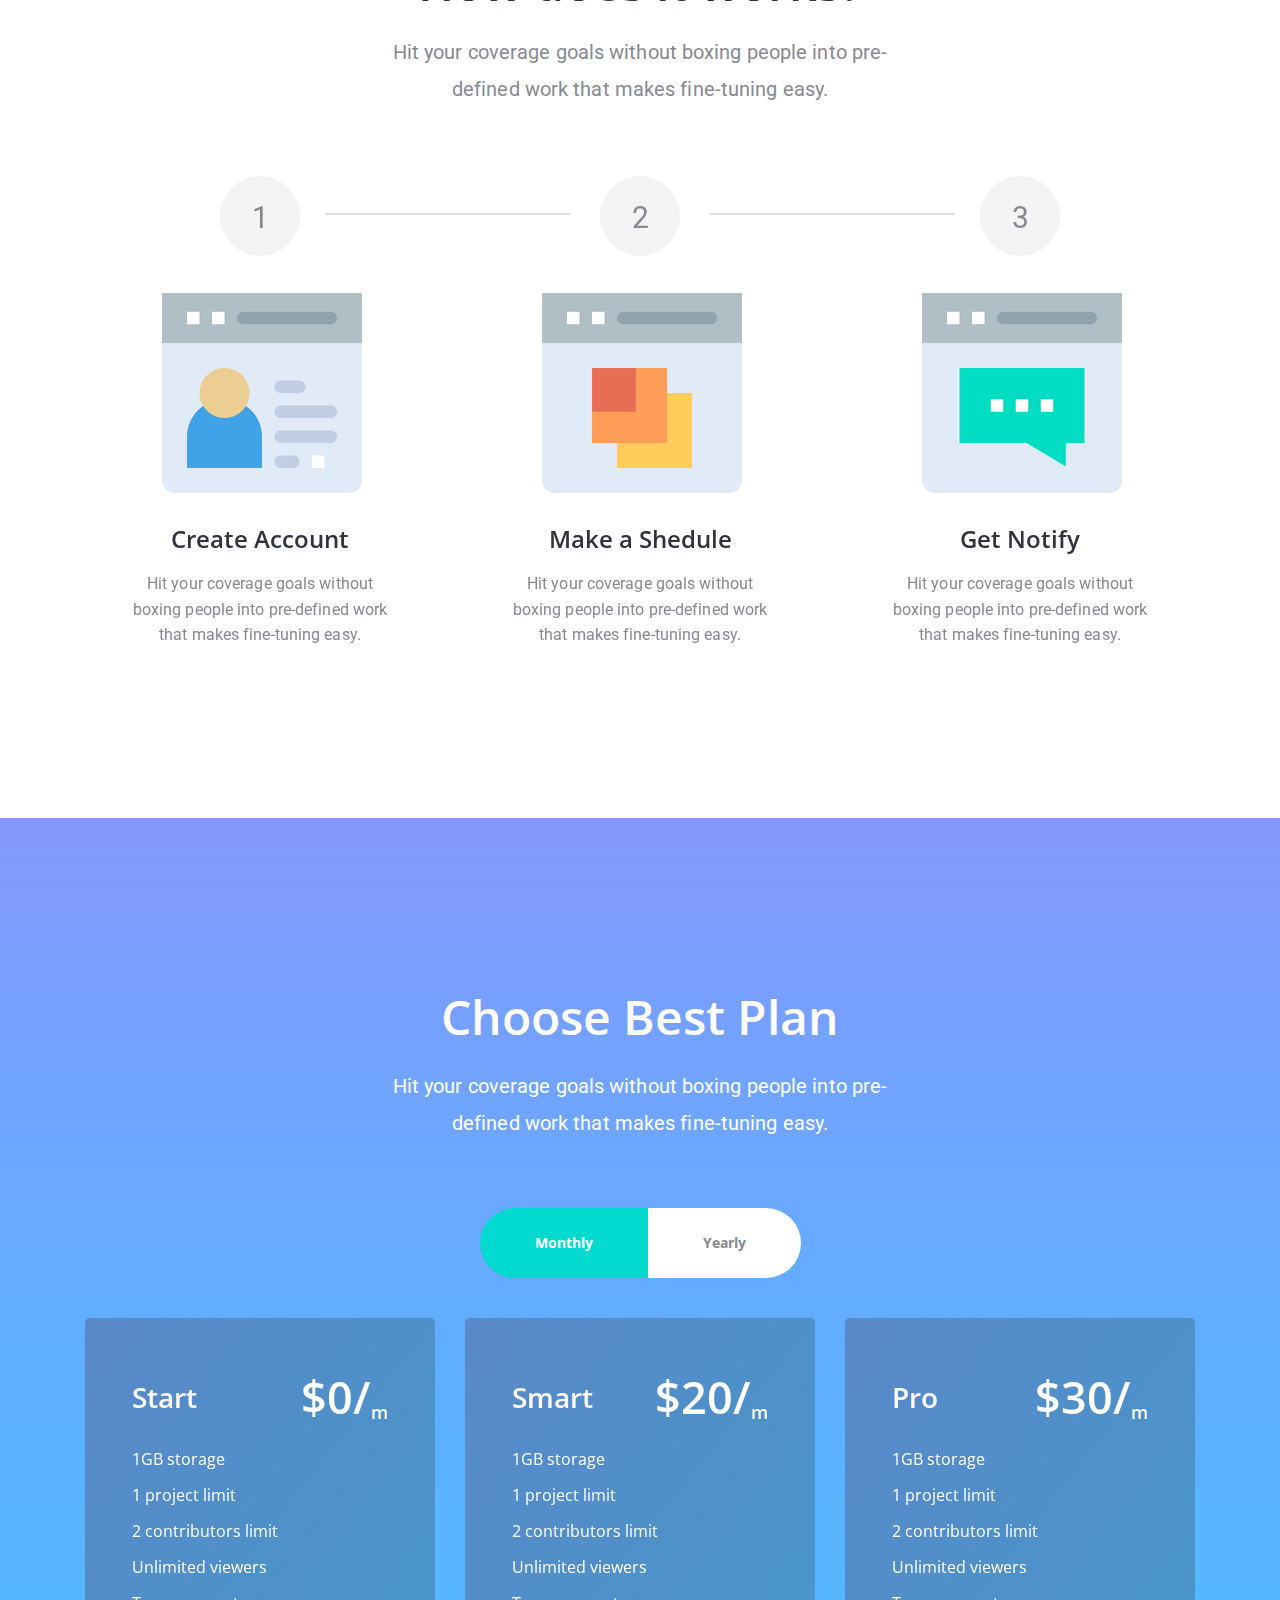
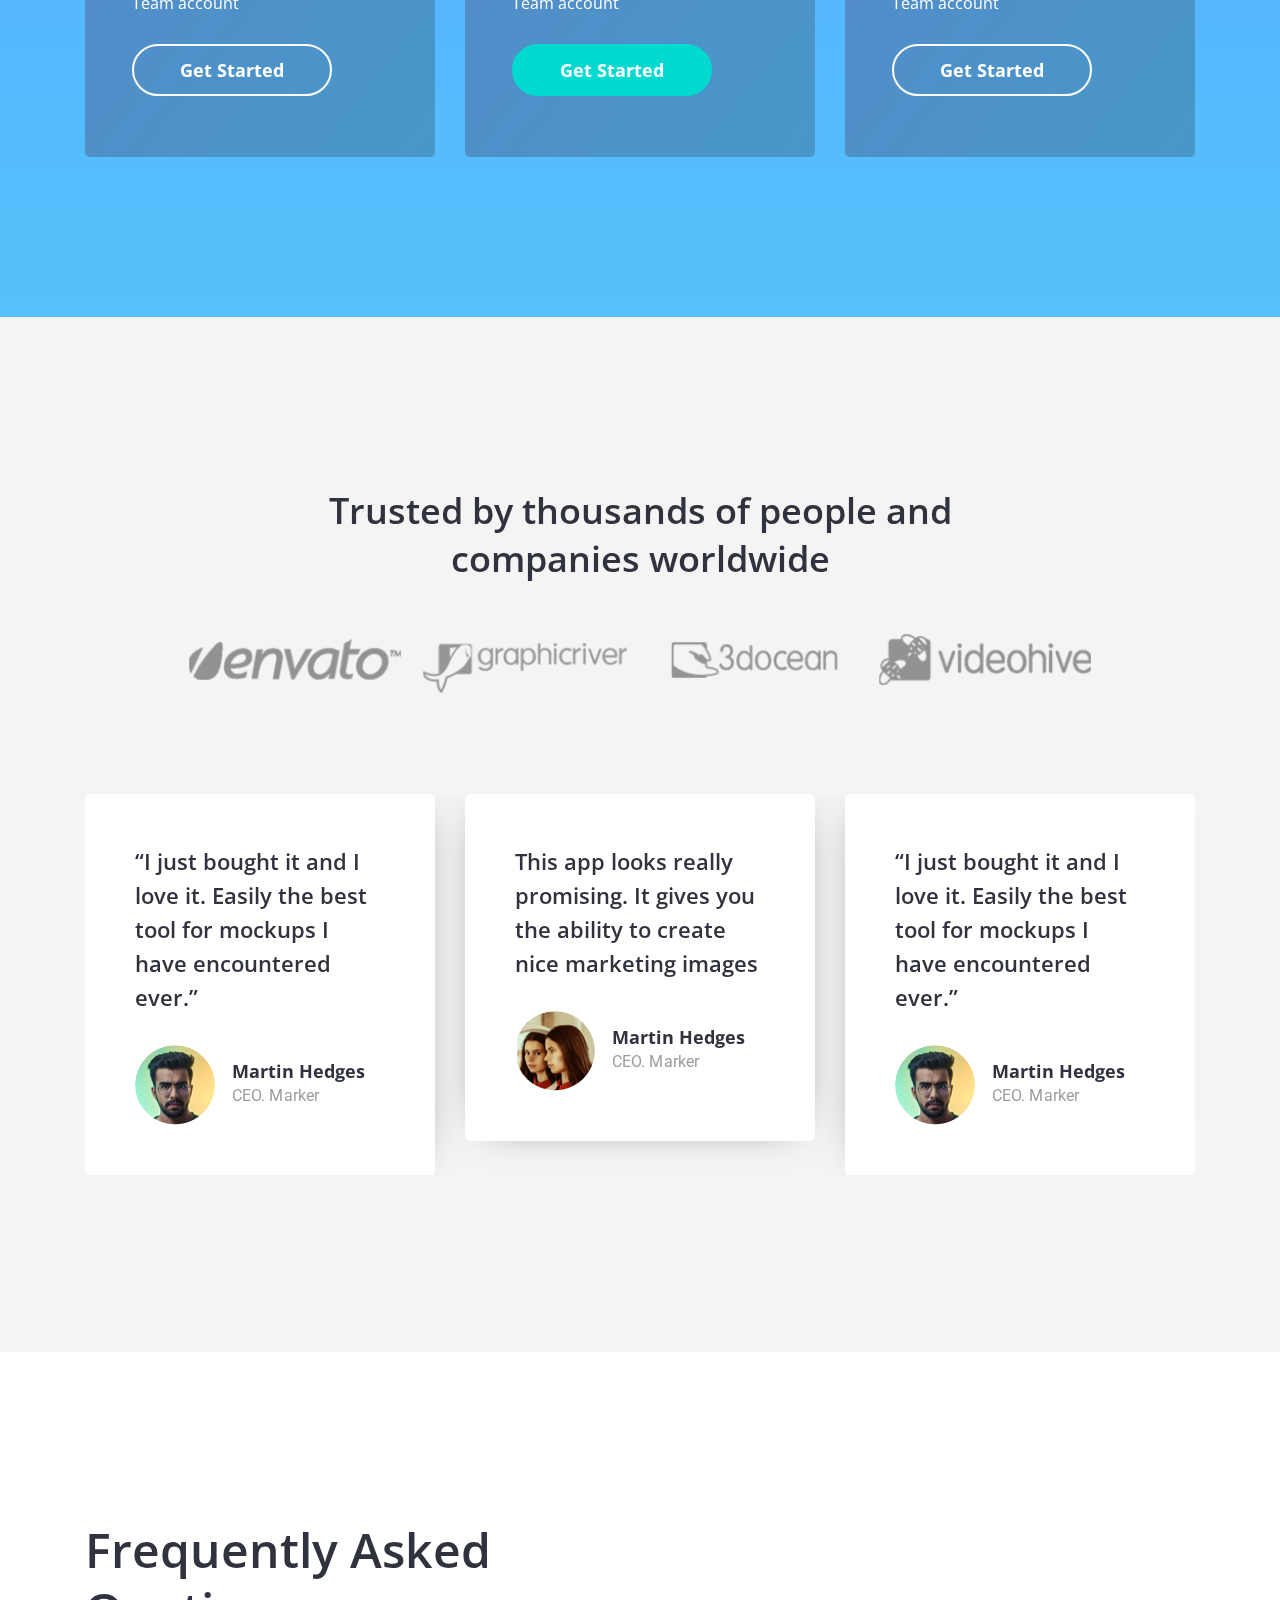
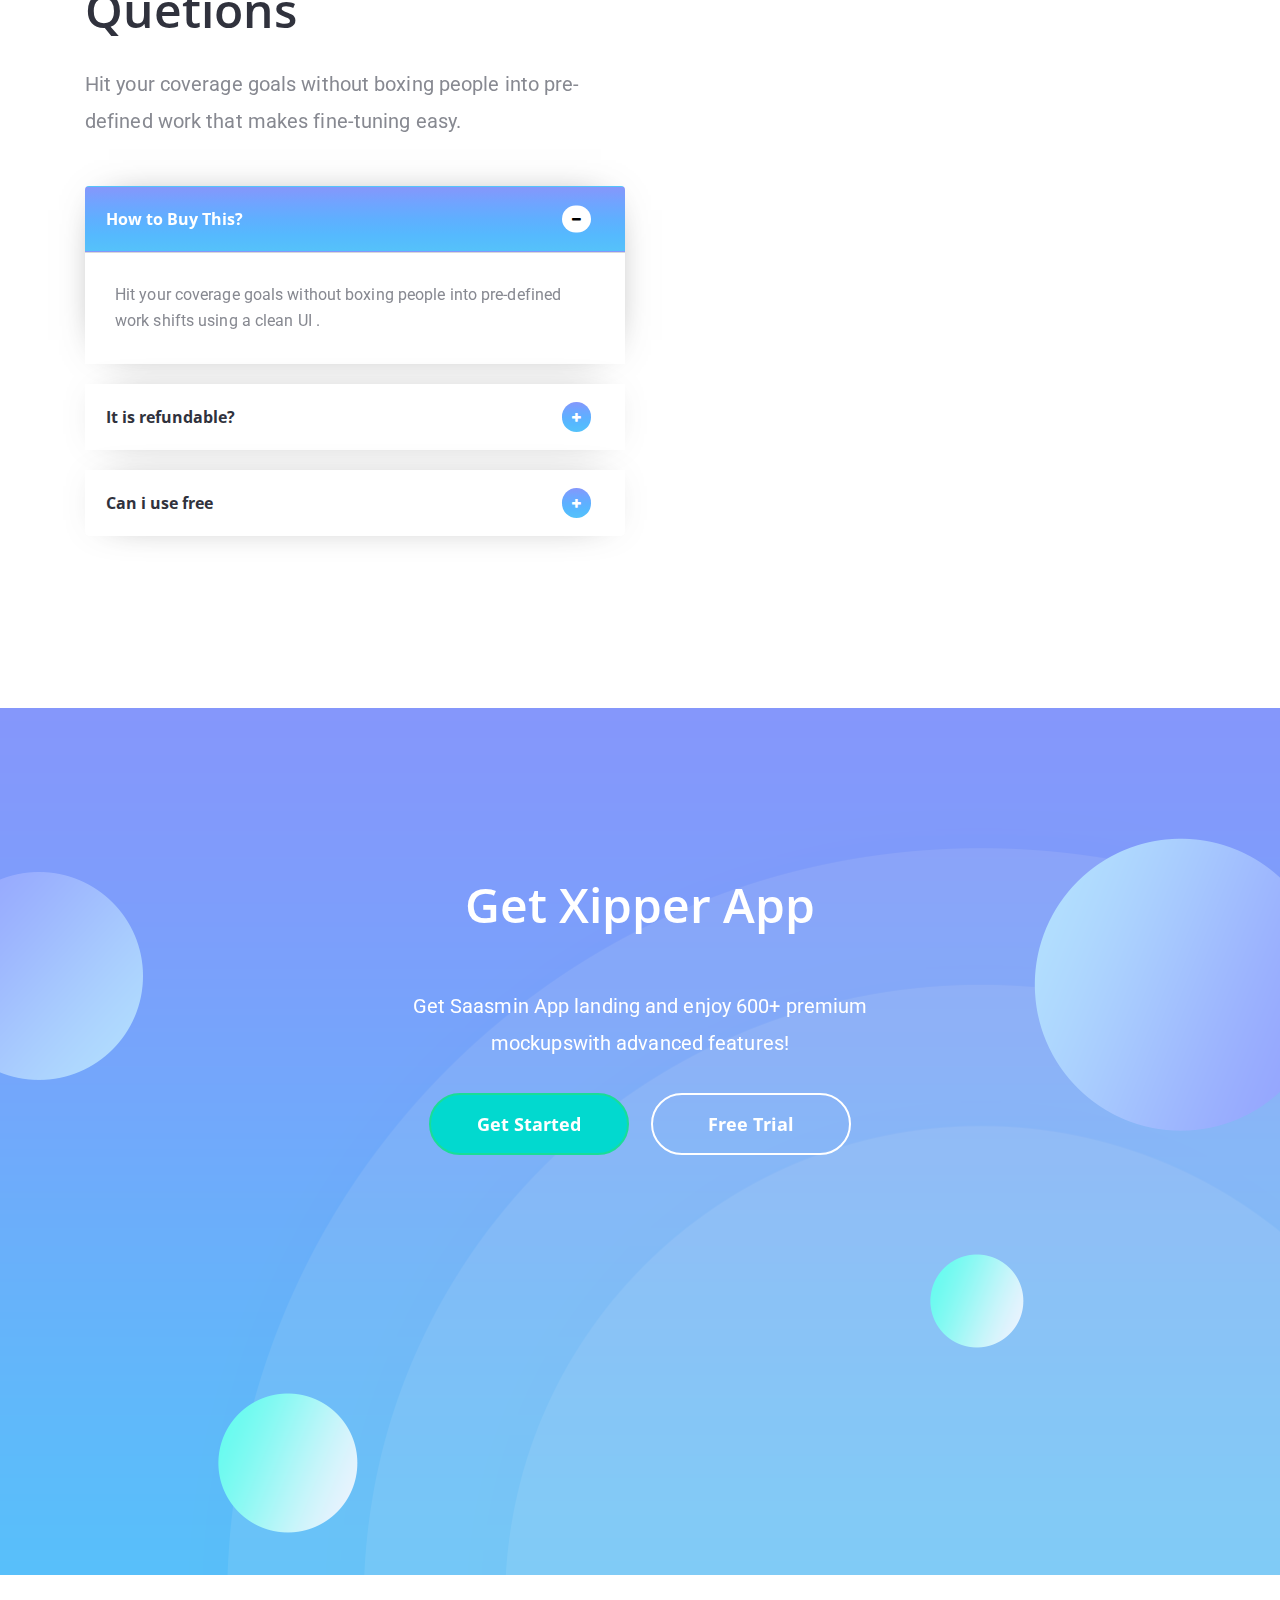
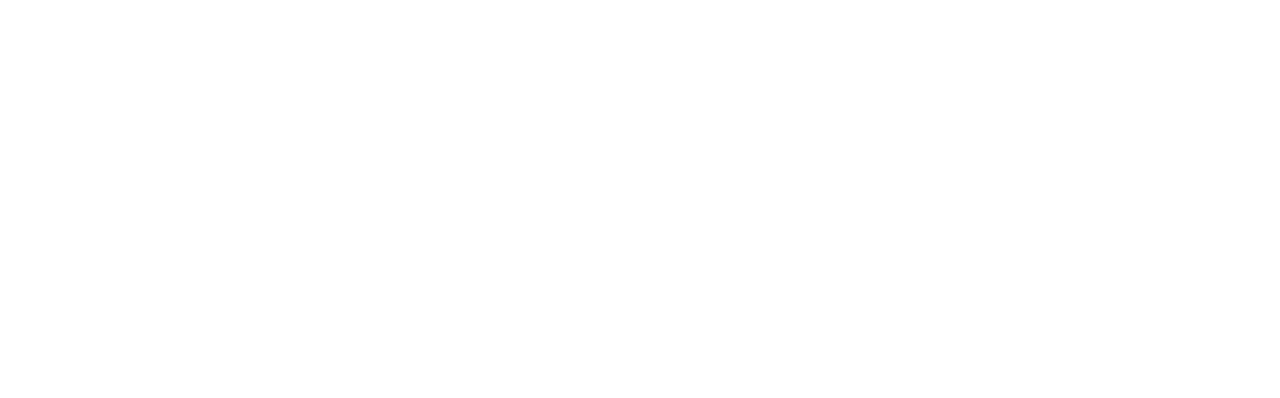
<file: index-4.html>
<!DOCTYPE html>
<html lang="en">

<head>

    <meta charset="UTF-8">
    <meta name="viewport" content="width=device-width, initial-scale=1.0">
    <meta http-equiv="X-UA-Compatible" content="ie=edge">
    <title>Xipper - App Landing HTML Template</title>

    <!-- favicon icon -->
    <link rel=icon href=favicon.ico type="image/png">

    <link rel="stylesheet" href="assets/css/fontawesome-all.min.css">
    <link rel="stylesheet" href="assets/font/flaticon.css">
    <link rel="stylesheet" href="assets/css/bootstrap.min.css">
    <link rel="stylesheet" href="assets/css/style.css">
    <link rel="stylesheet" href="assets/css/responsive.css">

</head>

<body>

    <!-- Preloader -->
    <div id="preloader">
        <div class="preloader">
            <span></span>
            <span></span>
        </div>
    </div>
    <!-- End Preloader -->


    <div class="side-wrapper">
        <!-- Top Menu -->
        <header class="top-nav home4-top-nav">
            <nav id="cssmenu" class="container">
                <div class="logo">
                    <a href="index.html"><img src="assets/img/logo.png" alt=""></a>
                </div>
                <div id="head-mobile"></div>
                <div class="button"></div>
                <ul class="navbar-nav">
                    <li><a href="#">Home</a>
                        <ul>
                            <li><a href="index-1.html">Home One</a></li>
                            <li><a href="index-2.html">Home Two</a></li>
                            <li><a href="index-3.html">Home Threa</a></li>
                            <li><a href="index-4.html">Home Four</a></li>
                        </ul>
                    </li>
                    <li><a href="#home1-services-area">Features</a></li>
                    <li><a href="#overview-area">Overview</a></li>
                    <li><a href="#pricing-area">Pricing</a></li>
                    <li><a href="#faq-area">FAQ</a></li>
                    <li><a href="#">Pages</a>
                        <ul>
                            <li><a href="blog.html">Blog</a></li>
                            <li><a href="blog-single.html">Blog Single</a></li>
                            <li><a href="contact.html">Contact</a></li>
                        </ul>
                    </li>
                    <li class="top-btn"><a href="#">download</a></li>
                </ul>
            </nav>
        </header>
        <!-- End Top Menu -->

        <!-- Home 4 Hero -->
        <section id="home1-hero" class="home4-hero">
            <div class="home4-animations">
                <img src="assets/img/bg/h4-a1.png" alt="">
                <img src="assets/img/bg/h4-a2.png" alt="">
                <img src="assets/img/bg/h4-a3.png" alt="">
                <img src="assets/img/bg/h4-a4.png" alt="">
            </div>
            <div class="container">
                <div class="row">
                    <div class="col-lg-10 offset-lg-1">
                        <div class="home4-hero-title">
                            <h1>Enjoy Your Life</h1>
                            <p>Happy Tools makes it possible for your office to run smoothly</p>
                            <a href="#" class="btn-1">Get Started Now</a>
                        </div>
                        <div class="home4-hero-img" data-aos="zoom-in">
                            <img src="assets/img/h1-2.png" alt="">
                        </div>
                    </div>
                </div>
            </div>
        </section>
        <!-- End Home 4 Hero -->

        <!-- Home 3 Services -->
        <section id="home3-services-area" class="home3-services-area">

            <div class="container">
                <div class="row">
                    <div class="offset-lg-3 col-lg-6">
                        <div class="section-title">
                            <h2>Xipper Features</h2>
                            <p>Hit your coverage goals without boxing people into pre-defined work that makes fine-tuning easy.</p>
                        </div>
                    </div>
                </div>
                <div class="home3-services-content">
                    <div class="row">
                        <!-- Home 3 Services item -->
                        <div class="col-lg-4 col-md-6">
                            <div class="home3-services-item " data-aos="fade-up" data-aos-duration="1000">
                                <i class="flaticon-note"></i>
                                <h4><a href="#">More Flexible</a></h4>
                                <p>Hit your coverage goals without boxing people into pre-defined work that makes fine-tuning easy.</p>
                            </div>
                        </div>
                        <!-- Home 3 Services item -->
                        <div class="col-lg-4 col-md-6">
                            <div class="home3-services-item " data-aos="fade-up" data-aos-duration="2000">
                                <i class="flaticon-cloud-computing"></i>
                                <h4><a href="#">More Flexible</a></h4>
                                <p>Hit your coverage goals without boxing people into pre-defined work that makes fine-tuning easy.</p>
                            </div>
                        </div>
                        <!-- Home 3 Services item -->
                        <div class="col-lg-4 offset-lg-0 col-md-6 offset-md-3">
                            <div class="home3-services-item " data-aos="fade-up" data-aos-duration="3000">
                                <i class="flaticon-document"></i>
                                <h4><a href="#">Less friction</a></h4>
                                <p>Hit your coverage goals without boxing people into pre-defined work that makes fine-tuning easy.</p>
                            </div>
                        </div>
                    </div>
                </div>
            </div>
        </section>
        <!-- End Home 3 Services -->

        <!-- Overview -->
        <section id="overview-area" class="home4-overview-area">
            <div class="overview-top">
                <div class="container">
                    <div class="row">
                        <div class="col-lg-7">
                            <div class="overview-img " data-aos="fade-up">
                                <img src="assets/img/h1-3.png" alt="">
                            </div>
                        </div>
                        <div class="col-lg-5">
                            <div class="overview-text">
                                <div class="overview-title">
                                    <h3>Make your schedule</h3>
                                    <p>Hit your coverage goals without boxing people into pre-defined work that makes fine-tuning easy.</p>
                                </div>
                                <div class="overview-text-item media">
                                    <i class="far fa-calendar-check"></i>
                                    <div class="overview-text-item-text">
                                        <h4>Scheduling for people</h4>
                                        <p>Hit your coverage goals without boxing people into pre-defined work shifts using a clean UI .</p>
                                    </div>
                                </div>
                                <div class="overview-text-item media">
                                    <i class="fas fa-columns"></i>
                                    <div class="overview-text-item-text">
                                        <h4>More flexibility</h4>
                                        <p>Hit your coverage goals without boxing people into pre-defined work shifts using a clean UI .</p>
                                    </div>
                                </div>
                                <a href="#" class="btn-1">Get Started Now</a>
                            </div>
                        </div>
                    </div>
                </div>
            </div>
            <div class="overview-bottom">
                <div class="container">
                    <div class="row">
                        <div class="col-lg-5">
                            <div class="overview-bottom-title">
                                <h3>The #1 tool for creating stunning marketing</h3>
                                <h5>Hit your coverage goals without boxing people into pre-defined work that makes fine-tuning easy.</h5>
                                <p>We know Happy Schedule is a good tool because we use it every day. We built it for ourselves here at Automattic, to help us tackle a problem that plagues companies like ours—scheduling in a modern, distributed work environment.</p>
                                <a href="#" class="btn-1">See pricing</a>
                            </div>
                        </div>
                        <div class="offset-lg-1 col-lg-6 col-md-10 offset-md-1">
                            <div class="overview-bottom-img" data-aos="fade-up">
                                <img src="assets/img/h1-4.png" alt="">
                                <img src="assets/img/h1-5.png" alt="">
                            </div>
                        </div>
                    </div>
                </div>
            </div>
        </section>
        <!-- End Overview -->


        <!-- Counter -->
        <div id="counter-area" class="home4-counter">
            <div class="container">
                <div class="row">
                    <!-- Counter Item -->
                    <div class="col-lg-4 col-md-6">
                        <div class="counter-item">
                            <span class="counter">800</span><sup>+</sup>
                            <p>large filter previews <br> No gimmicky, silly or unusable photo effects</p>
                        </div>
                    </div>

                    <!-- Counter Item -->
                    <div class="col-lg-4 col-md-6">
                        <div class="counter-item counter-2">
                            <span class="counter ">109</span><sup>$</sup>
                            <p> Monthly pricing starts at $99, which includes your first 12 members</p>
                        </div>
                    </div>

                    <!-- Counter Item -->
                    <div class="col-lg-4 offset-lg-0 col-md-6 offset-md-3">
                        <div class="counter-item counter-3">
                            <span class="counter">78</span><sup>+</sup>
                            <p>know Happy Schedule is a good tool because we use <br> it every day</p>
                        </div>
                    </div>
                </div>
                <div class="home4-how-works-video-content">
                    <div class="row">
                        <div class="col-lg-12">
                            <div class="how-works-video" data-aos="zoom-in">
                                <img src="assets/img/h1-2.png" alt="">
                                <a class="video-play-button" href="https://vimeo.com/45830194">
                                    <span></span>
                                </a>
                            </div>
                        </div>
                    </div>
                </div>
            </div>
        </div>
        <!-- End Counter -->

        <!-- How Works -->
        <section id="how-works-area" class="home4-how-works-area">
            <div class="container">
                <div class="how-works-content">
                    <div class="row">
                        <div class="offset-lg-3 col-lg-6">
                            <div class="section-title">
                                <h2>How does it works? </h2>
                                <p>Hit your coverage goals without boxing people into pre-defined work that makes fine-tuning easy.</p>
                            </div>
                        </div>
                    </div>
                    <div class="row">
                        <!-- How Works Item -->
                        <div class="col-lg-4 col-md-6">
                            <div class="how-works-item">
                                <div class="top-line">1</div>
                                <img src="assets/img/icon/1.png" alt="icon">
                                <h4>Create Account</h4>
                                <p>Hit your coverage goals without boxing people into pre-defined work that makes fine-tuning easy.</p>
                            </div>
                        </div>
                        <!-- How Works Item -->
                        <div class="col-lg-4 col-md-6">
                            <div class="how-works-item top-bor">
                                <div class="top-line ">2</div>
                                <img src="assets/img/icon/2.png" alt="icon">
                                <h4>Make a Shedule</h4>
                                <p>Hit your coverage goals without boxing people into pre-defined work that makes fine-tuning easy.</p>
                            </div>
                        </div>
                        <!-- How Works Item -->
                        <div class="col-lg-4 offset-lg-0 col-md-6 offset-md-3">
                            <div class="how-works-item">
                                <div class="top-line">3</div>
                                <img src="assets/img/icon/3.png" alt="icon">
                                <h4>Get Notify</h4>
                                <p>Hit your coverage goals without boxing people into pre-defined work that makes fine-tuning easy.</p>
                            </div>
                        </div>
                    </div>
                </div>
            </div>
        </section>
        <!-- End Does Works -->

        <!-- Pricing -->
        <section id="pricing-area" class="home4-pricing-area">
            <div class="container">
                <div class="row">
                    <div class="offset-lg-3 col-lg-6">
                        <div class="section-title">
                            <h2>Choose Best Plan</h2>
                            <p>Hit your coverage goals without boxing people into pre-defined work that makes fine-tuning easy.</p>
                        </div>
                    </div>
                </div>
                <div class="row">
                    <div class="col-lg-12">
                        <ul class="nav home4-pricing-tab" id="myTab" role="tablist">
                            <li class="nav-item">
                                <a class="nav-link active" id="home-tab" data-toggle="tab" href="#home" role="tab" aria-controls="home" aria-selected="true">
                                    Monthly
                                </a>
                            </li>
                            <li class="nav-item">
                                <a class="nav-link" id="profile-tab" data-toggle="tab" href="#profile" role="tab" aria-controls="profile" aria-selected="false">
                                    Yearly
                                </a>
                            </li>
                        </ul>
                        <div class="tab-content" id="myTabContent">
                            <div class="tab-pane fade show active" id="home" role="tabpanel" aria-labelledby="home-tab">
                                <div class="row">
                                    <!-- Pricing Item -->
                                    <div class="col-lg-4 col-md-6 ">
                                        <div class="pricing-item">
                                            <h2>Start <span>$0/<sub>m</sub></span></h2>
                                            <ul>
                                                <li><a href="#">1GB storage</a></li>
                                                <li><a href="#">1 project limit</a></li>
                                                <li><a href="#">2 contributors limit</a></li>
                                                <li><a href="#">Unlimited viewers</a></li>
                                                <li><a href="#">Team account</a></li>
                                            </ul>
                                            <a href="#" class="btn-1">Get Started</a>
                                        </div>
                                    </div>
                                    <!-- Pricing Item -->
                                    <div class="col-lg-4 col-md-6 ">
                                        <div class="pricing-item pricing-item-active">
                                            <h2>Smart <span>$20/<sub>m</sub></span></h2>
                                            <ul>
                                                <li><a href="#">1GB storage</a></li>
                                                <li><a href="#">1 project limit</a></li>
                                                <li><a href="#">2 contributors limit</a></li>
                                                <li><a href="#">Unlimited viewers</a></li>
                                                <li><a href="#">Team account</a></li>
                                            </ul>
                                            <a href="#" class="btn-1">Get Started</a>
                                        </div>
                                    </div>
                                    <!-- Pricing Item -->
                                    <div class="col-lg-4 col-md-6 offset-lg-0 offset-md-3">
                                        <div class="pricing-item">
                                            <h2>Pro <span>$30/<sub>m</sub></span></h2>
                                            <ul>
                                                <li><a href="#">1GB storage</a></li>
                                                <li><a href="#">1 project limit</a></li>
                                                <li><a href="#">2 contributors limit</a></li>
                                                <li><a href="#">Unlimited viewers</a></li>
                                                <li><a href="#">Team account</a></li>
                                            </ul>
                                            <a href="#" class="btn-1">Get Started</a>
                                        </div>
                                    </div>
                                </div>
                            </div>
                            <div class="tab-pane fade" id="profile" role="tabpanel" aria-labelledby="profile-tab">
                                <div class="row">
                                    <!-- Pricing Item -->
                                    <div class="col-lg-4 col-md-6 ">
                                        <div class="pricing-item">
                                            <h2>Start <span>$40/<sub>m</sub></span></h2>
                                            <ul>
                                                <li><a href="#">1GB storage</a></li>
                                                <li><a href="#">1 project limit</a></li>
                                                <li><a href="#">2 contributors limit</a></li>
                                                <li><a href="#">Unlimited viewers</a></li>
                                                <li><a href="#">Team account</a></li>
                                            </ul>
                                            <a href="#" class="btn-1">Get Started</a>
                                        </div>
                                    </div>
                                    <!-- Pricing Item -->
                                    <div class="col-lg-4 col-md-6 ">
                                        <div class="pricing-item pricing-item-active">
                                            <h2>Smart <span>$50/<sub>m</sub></span></h2>
                                            <ul>
                                                <li><a href="#">1GB storage</a></li>
                                                <li><a href="#">1 project limit</a></li>
                                                <li><a href="#">2 contributors limit</a></li>
                                                <li><a href="#">Unlimited viewers</a></li>
                                                <li><a href="#">Team account</a></li>
                                            </ul>
                                            <a href="#" class="btn-1">Get Started</a>
                                        </div>
                                    </div>
                                    <!-- Pricing Item -->
                                    <div class="col-lg-4 col-md-6 offset-lg-0 offset-md-3">
                                        <div class="pricing-item">
                                            <h2>Pro <span>$60/<sub>m</sub></span></h2>
                                            <ul>
                                                <li><a href="#">1GB storage</a></li>
                                                <li><a href="#">1 project limit</a></li>
                                                <li><a href="#">2 contributors limit</a></li>
                                                <li><a href="#">Unlimited viewers</a></li>
                                                <li><a href="#">Team account</a></li>
                                            </ul>
                                            <a href="#" class="btn-1">Get Started</a>
                                        </div>
                                    </div>
                                </div>
                            </div>
                        </div>
                    </div>
                </div>
            </div>
        </section>
        <!-- End Pricing -->

        <!-- Testiminial -->
        <section id="testiminial-area" class="home4-testiminial-area">
            <div class="container">
                <div class="row">
                    <div class="offset-lg-2 col-lg-8">
                        <div class="testiminial-title">
                            <h3>Trusted by thousands of people and companies worldwide</h3>
                        </div>
                    </div>
                </div>
                <!-- Testiminial Logo -->
                <div class="row">
                    <div class="offset-lg-1 col-lg-10">
                        <div class="testiminial-logo owl-carousel ">
                            <div class="testiminial-logo-item">
                                <a href="#"><img src="assets/img/logo/theme-logo1.png" alt=""></a>
                            </div>
                            <div class="testiminial-logo-item">
                                <a href="#"><img src="assets/img/logo/theme-logo2.png" alt=""></a>
                            </div>
                            <div class="testiminial-logo-item">
                                <a href="#"><img src="assets/img/logo/theme-logo3.png" alt=""></a>
                            </div>
                            <div class="testiminial-logo-item">
                                <a href="#"><img src="assets/img/logo/theme-logo4.png" alt=""></a>
                            </div>
                            <div class="testiminial-logo-item">
                                <a href="#"><img src="assets/img/logo/theme-logo1.png" alt=""></a>
                            </div>
                            <div class="testiminial-logo-item">
                                <a href="#"><img src="assets/img/logo/theme-logo2.png" alt=""></a>
                            </div>
                        </div>
                    </div>
                </div>
                <!-- Testiminial Content -->
                <div class="testiminial-content owl-carousel">
                    <!-- Testiminial Content item -->
                    <div class="row">
                        <div class="col-lg-12">
                            <div class="testiminial-content-item">
                                <h5>“I just bought it and I love it. Easily the best tool for mockups I have encountered ever.”</h5>
                                <div class="testiminial-admin media">
                                    <img src="assets/img/admin/t1.png" alt="">
                                    <div class="testiminial-admin-text">
                                        <h6>Martin Hedges</h6>
                                        <p>CEO. Marker</p>
                                    </div>
                                </div>
                            </div>
                        </div>
                    </div>
                    <!-- Testiminial Content item -->
                    <div class="row">
                        <div class="col-lg-12">
                            <div class="testiminial-content-item">
                                <h5>This app looks really promising. It gives you the ability to create nice marketing images</h5>
                                <div class="testiminial-admin media">
                                    <img src="assets/img/admin/t2.png" alt="">
                                    <div class="testiminial-admin-text">
                                        <h6>Martin Hedges</h6>
                                        <p>CEO. Marker</p>
                                    </div>
                                </div>
                            </div>
                        </div>
                    </div>
                    <!-- Testiminial Content item -->
                    <div class="row">
                        <div class="col-lg-12">
                            <div class="testiminial-content-item">
                                <h5>“I just bought it and I love it. Easily the best tool for mockups I have encountered ever.”</h5>
                                <div class="testiminial-admin media">
                                    <img src="assets/img/admin/t1.png" alt="">
                                    <div class="testiminial-admin-text">
                                        <h6>Martin Hedges</h6>
                                        <p>CEO. Marker</p>
                                    </div>
                                </div>
                            </div>
                        </div>
                    </div>
                    <!-- Testiminial Content item -->
                    <div class="row">
                        <div class="col-lg-12">
                            <div class="testiminial-content-item">
                                <h5>This app looks really promising. It gives you the ability to create nice marketing images</h5>
                                <div class="testiminial-admin media">
                                    <img src="assets/img/admin/t2.png" alt="">
                                    <div class="testiminial-admin-text">
                                        <h6>Martin Hedges</h6>
                                        <p>CEO. Marker</p>
                                    </div>
                                </div>
                            </div>
                        </div>
                    </div>
                </div>
            </div>
        </section>
        <!-- End Testiminial -->


        <!-- Faq -->
        <section id="faq-area" class="home4-faq-area">
            <div class="container">
                <div class="row">
                    <div class="col-lg-6">
                        <div class="faq-content">
                            <div class="faq-content-title">
                                <h2>Frequently Asked Quetions</h2>
                                <p>Hit your coverage goals without boxing people into pre-defined work that makes fine-tuning easy.</p>
                            </div>
                            <div class="accordion" id="accordionExample">
                                <div class="card">
                                    <div class="card-header" id="headingOne">
                                        <h2 class="mb-0">
                                            <button class="btn btn-link faq-title" type="button" data-toggle="collapse" data-target="#collapseOne" aria-expanded="true" aria-controls="collapseOne">
                                            How to Buy This?
                                            <span class="card-icon">
                                                <i class="fas fa-plus"></i>
                                                <i class="fas fa-minus"></i>
                                            </span> 
                                      </button>
                                        </h2>
                                    </div>

                                    <div id="collapseOne" class="collapse show" aria-labelledby="headingOne" data-parent="#accordionExample">
                                        <div class="card-body">
                                            <p>Hit your coverage goals without boxing people into pre-defined work shifts using a clean UI .</p>
                                        </div>
                                    </div>
                                </div>
                                <div class="card">
                                    <div class="card-header active-hover" id="headingTwo">
                                        <h2 class="mb-0">
                                            <button class="btn btn-link faq-title collapsed" type="button" data-toggle="collapse" data-target="#collapseTwo" aria-expanded="false" aria-controls="collapseTwo">
                                            It is refundable?
                                            <span class="card-icon">
                                                <i class="fas fa-plus"></i>
                                                <i class="fas fa-minus"></i>
                                            </span>
                                      </button>
                                        </h2>
                                    </div>
                                    <div id="collapseTwo" class="collapse" aria-labelledby="headingTwo" data-parent="#accordionExample">
                                        <div class="card-body">
                                            <p>Hit your coverage goals without boxing people into pre-defined work shifts using a clean UI .</p>
                                        </div>
                                    </div>
                                </div>
                                <div class="card">
                                    <div class="card-header" id="headingThree">
                                        <h2 class="mb-0">
                                            <button class="btn btn-link faq-title collapsed" type="button" data-toggle="collapse" data-target="#collapseThree" aria-expanded="false" aria-controls="collapseThree">
                                            Can i use free
                                            <span class="card-icon">
                                                <i class="fas fa-plus"></i>
                                                <i class="fas fa-minus"></i>
                                            </span>
                                      </button>
                                        </h2>
                                    </div>
                                    <div id="collapseThree" class="collapse" aria-labelledby="headingThree" data-parent="#accordionExample">
                                        <div class="card-body">
                                            <p>Hit your coverage goals without boxing people into pre-defined work shifts using a clean UI .</p>
                                        </div>
                                    </div>
                                </div>
                            </div>
                        </div>
                    </div>
                    <div class="offset-lg-1 col-lg-5">
                        <div class="faq-img " data-aos="zoom-in-down">
                            <img src="assets/img/h6.png" alt="">
                        </div>
                    </div>
                </div>
            </div>
        </section>
        <!-- End Faq -->

        <!-- Footer -->
        <footer id="footer-area" class="home4-footer-area">
            <div class="home4-footer-animations">
                <img src="assets/img/bg/h4-a1.png" alt="">
                <img src="assets/img/bg/h4-a2.png" alt="">
                <img src="assets/img/bg/h4-a3.png" alt="">
                <img src="assets/img/bg/h4-a4.png" alt="">
            </div>
            <div class="footer-app">
                <div class="container">
                    <div class="row">
                        <div class="col-lg-8 offset-lg-2">
                            <div class="section-title">
                                <h2>Get Xipper App </h2>
                                <p>Get Saasmin App landing and enjoy 600+ premium <br> mockupswith advanced features! </p>
                            </div>
                            <div class="footer-Get-Started-btn">
                                <a href="#" class="btn-1">Get Started</a>
                                <a href="#" class="btn-2">Free Trial</a>
                            </div>
                            <div class="footer-Get-Started-img" data-aos="zoom-in">
                                <img src="assets/img/h1-6.png" alt="">
                            </div>
                        </div>
                    </div>
                </div>
            </div>
            <div class="side-fixed">
                <div class="footer-wiget ">
                    <div class="container">
                        <div class="row">
                            <div class="col-lg-3 col-md-12">
                                <div class="footer-wiget-item">
                                    <a href="#"><img src="assets/img/footer-logo.png" alt=""></a>
                                    <p>Hit your coverage goals without boxing people into pre-defined work shifts and high-performance code to produce .</p>
                                </div>
                            </div>
                            <div class="col-lg-2 offset-lg-1 col-md-3 col-sm-6">
                                <div class="footer-wiget-item">
                                    <h5>Company</h5>
                                    <ul>
                                        <li><a href="#">About us</a></li>
                                        <li><a href="#">Our Team</a></li>
                                        <li><a href="#">Products</a></li>
                                        <li><a href="#">Contact</a></li>
                                    </ul>
                                </div>
                            </div>
                            <div class="col-lg-2 col-md-3 col-sm-6">
                                <div class="footer-wiget-item">
                                    <h5>Product </h5>
                                    <ul>
                                        <li><a href="#">Feature</a></li>
                                        <li><a href="#">Pricing</a></li>
                                        <li><a href="#">Credit</a></li>
                                        <li><a href="#">FAQ</a></li>
                                    </ul>
                                </div>
                            </div>
                            <div class="col-lg-2 col-md-3 col-sm-6">
                                <div class="footer-wiget-item">
                                    <h5>Download </h5>
                                    <ul>
                                        <li><a href="#">iOS</a></li>
                                        <li><a href="#">Android</a></li>
                                        <li><a href="#">Microsoft</a></li>
                                        <li><a href="#">Desktop</a></li>
                                    </ul>
                                </div>
                            </div>
                            <div class="col-lg-2 col-md-3 col-sm-6">
                                <div class="footer-wiget-item">
                                    <h5>Support </h5>
                                    <ul>
                                        <li><a href="#">Privacy</a></li>
                                        <li><a href="#">Help</a></li>
                                        <li><a href="#">Terms</a></li>
                                        <li><a href="#">FAQ</a></li>
                                    </ul>
                                </div>
                            </div>
                        </div>
                    </div>
                </div>
                <div class="container">
                    <div class="copy-right">
                        <div class="row">
                            <div class="col-lg-12">
                                <p>Copyright ©2019 Pixelcurve. All Rights Reserved</p>
                            </div>
                        </div>
                    </div>
                </div>
            </div>
        </footer>
        <!-- End Footer -->

    </div>



    <script src="assets/js/jquery-3.3.1.min.js"></script>
    <script src="assets/js/popper.min.js"></script>
    <script src="assets/js/bootstrap.min.js"></script>
    <script src="assets/js/plugins.js"></script>
    <script src="assets/js/menu.js"></script>
    <script src="assets/js/script.js"></script>
	<script>
		/*
        ========================================
        Preloader
        ========================================
        */ 
		$(window).on('load', function () {
			$('#preloader').delay(350).fadeOut('slow');
			$('body').delay(350).css({ 'overflow': 'visible' });
		});  
	</script>


</body>

</html>
</file>
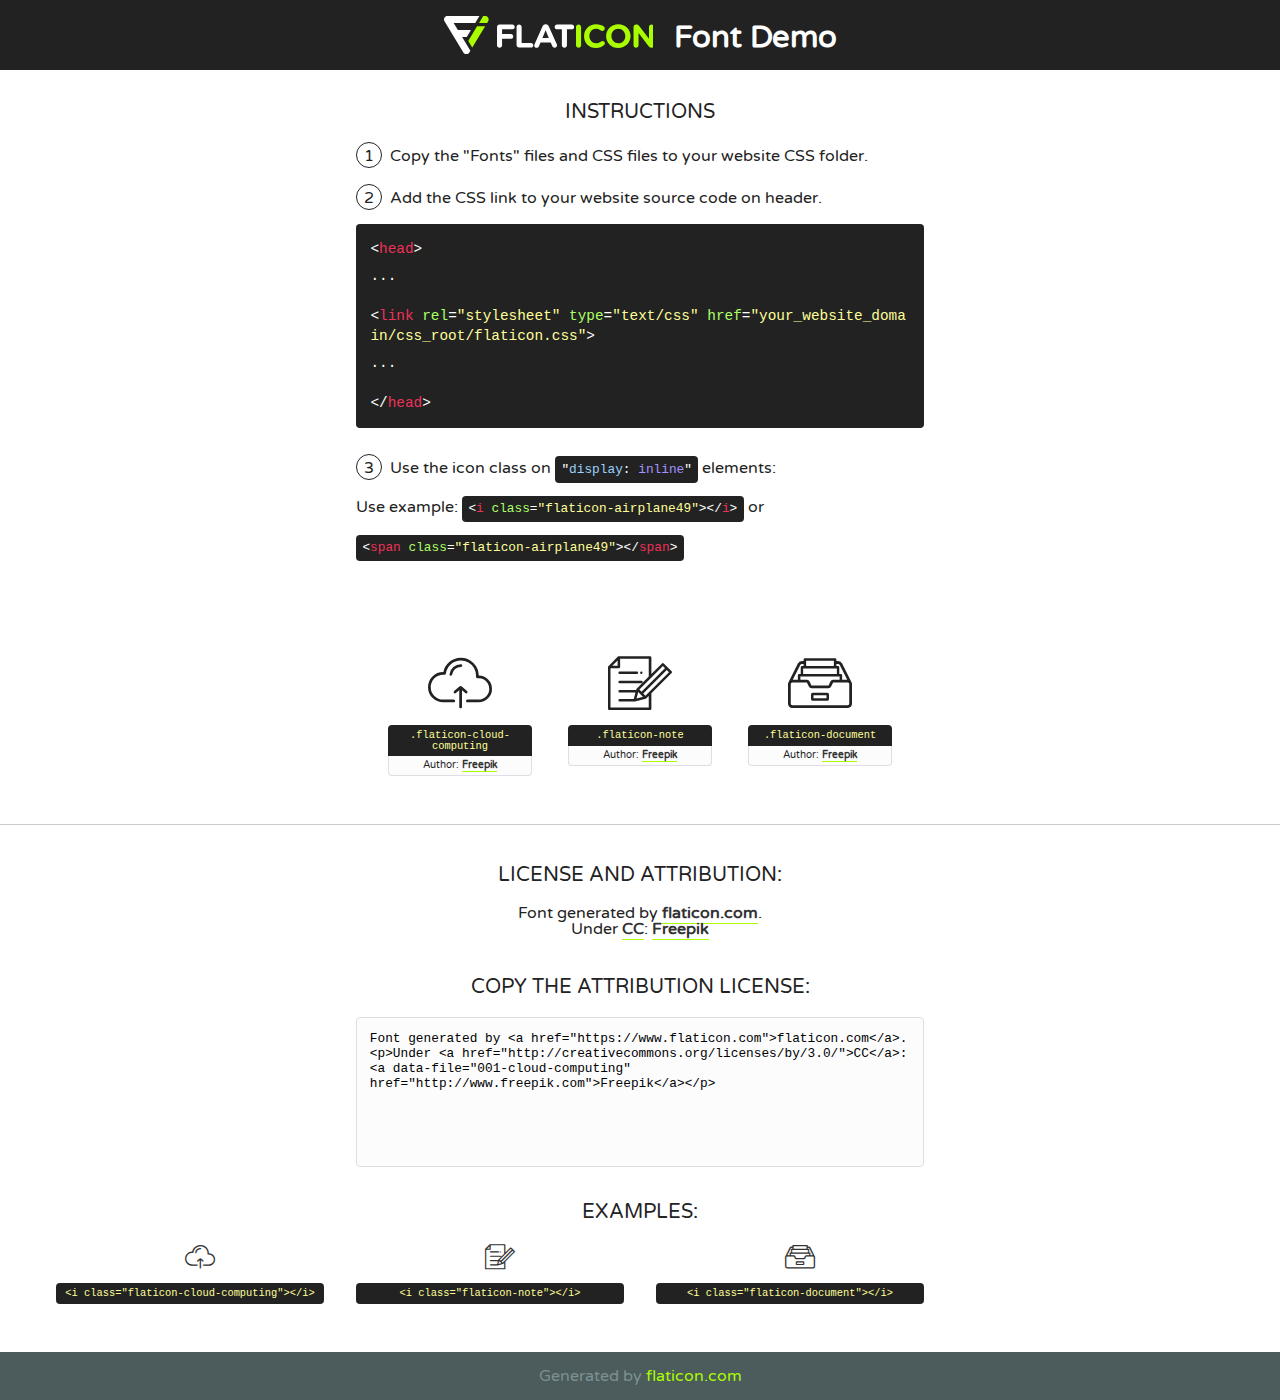
<file: assets/font/flaticon.html>
<!DOCTYPE html>
<!--
  Flaticon icon font: Flaticon
  Creation date: 17/07/2019 10:59
-->
<html>
<!DOCTYPE html>
<html>

<head>
    <title>Flaticon WebFont</title>
    <link href="http://fonts.googleapis.com/css?family=Varela+Round" rel="stylesheet" type="text/css" />
    <link rel="stylesheet" type="text/css" href="flaticon.css">
    <meta charset="UTF-8">
    <style>
    html, body, div, span, applet, object, iframe,
    h1, h2, h3, h4, h5, h6, p, blockquote, pre,
    a, abbr, acronym, address, big, cite, code,
    del, dfn, em, img, ins, kbd, q, s, samp,
    small, strike, strong, sub, sup, tt, var,
    b, u, i, center,
    dl, dt, dd, ol, ul, li,
    fieldset, form, label, legend,
    table, caption, tbody, tfoot, thead, tr, th, td,
    article, aside, canvas, details, embed, 
    figure, figcaption, footer, header, hgroup, 
    menu, nav, output, ruby, section, summary,
    time, mark, audio, video {
        margin: 0;
        padding: 0;
        border: 0;
        font-size: 100%;
        font: inherit;
        vertical-align: baseline;
    }
    /* HTML5 display-role reset for older browsers */
    article, aside, details, figcaption, figure, 
    footer, header, hgroup, menu, nav, section {
        display: block;
    }
    body {
        line-height: 1;
    }
    ol, ul {
        list-style: none;
    }
    blockquote, q {
        quotes: none;
    }
    blockquote:before, blockquote:after,
    q:before, q:after {
        content: '';
        content: none;
    }
    table {
        border-collapse: collapse;
        border-spacing: 0;
    }
    body {
        font-family: 'Varela Round', Helvetica, Arial, sans-serif;
        font-size: 16px;
        color: #222;
    }
    a {
        color: #333;
        border-bottom: 1px solid #a9fd00;
        font-weight: bold;
        text-decoration: none;
    }
    * {
        -moz-box-sizing: border-box;
        -webkit-box-sizing: border-box;
        box-sizing: border-box;
        margin: 0;
        padding: 0;
    }
    [class^="flaticon-"]:before, [class*=" flaticon-"]:before, [class^="flaticon-"]:after, [class*=" flaticon-"]:after {
        font-family: Flaticon;
        font-size: 30px;
        font-style: normal;
        margin-left: 20px;
        color: #333;
    }
    .wrapper {
        max-width: 600px;
        margin: auto;
        padding: 0 1em;
    }
    .title {
        font-size: 1.25em;
        text-align: center;
        margin-bottom: 1em;
        text-transform: uppercase;
    }
    header {
        text-align: center;
        background-color: #222;
        color: #fff;
        padding: 1em;
    }
    header .logo {
        width: 210px;
        height: 38px;
        display: inline-block;
        vertical-align: middle;
        margin-right: 1em;
        border: none;
    }
    header strong {
        font-size: 1.95em;
        font-weight: bold;
        vertical-align: middle;
        margin-top: 5px;
        display: inline-block;
    }
    .demo {
        margin: 2em auto;
        line-height: 1.25em;
    }
    .demo ul li {
        margin-bottom: 1em;
    }
    .demo ul li .num {
        color: #222;
        border-radius: 20px;
        display: inline-block;
        width: 26px;
        padding: 3px;
        height: 26px;
        text-align: center;
        margin-right: 0.5em;
        border: 1px solid #222;
    }
    .demo ul li code {
        background-color: #222;
        border-radius: 4px;
        padding: 0.25em 0.5em;
        display: inline-block;
        color: #fff;
        font-family: Consolas,Monaco,Lucida Console,Liberation Mono,DejaVu Sans Mono,Bitstream Vera Sans Mono,Courier New, monospace;
        font-weight: lighter;
        margin-top: 1em;
        font-size: 0.8em;
        word-break: break-all;
    }
    .demo ul li code.big {
        padding: 1em;
        font-size: 0.9em;
    }
    .demo ul li code .red {
        color: #EF3159;
    }
    .demo ul li code .green {
        color: #ACFF65;
    }
    .demo ul li code .yellow {
        color: #FFFF99;
    }
    .demo ul li code .blue {
        color: #99D3FF;
    }
    .demo ul li code .purple {
        color: #A295FF;
    }
    .demo ul li code .dots {
        margin-top: 0.5em;
        display: block;
    }
    #glyphs {
        border-bottom: 1px solid #ccc;
        padding: 2em 0;
        text-align: center;
    }
    .glyph {
        display: inline-block;
        width: 9em;
        margin: 1em;
        text-align: center;
        vertical-align: top;
        background: #FFF;
    }
    .glyph .glyph-icon {
        padding: 10px;
        display: block;
        font-family:"Flaticon";
        font-size: 64px;
        line-height: 1;
    }
    .glyph .glyph-icon:before {
        font-size: 64px;
        color: #222;
        margin-left: 0;
    }
    .class-name {
        font-size: 0.65em;
        background-color: #222;
        color: #fff;
        border-radius: 4px 4px 0 0;
        padding: 0.5em;
        color: #FFFF99;
        font-family: Consolas,Monaco,Lucida Console,Liberation Mono,DejaVu Sans Mono,Bitstream Vera Sans Mono,Courier New, monospace;
    }
    .author-name {
        font-size: 0.6em;
        background-color: #fcfcfd;
        border: 1px solid #DEDEE4;
        border-top: 0;
        border-radius: 0 0 4px 4px;
        padding: 0.5em;
    }
    .class-name:last-child {
        font-size: 10px;
        color:#888;
    }
    .class-name:last-child a {
        font-size: 10px;
        color:#555;
    }
    .class-name:last-child a:hover {
        color:#a9fd00;
    }
    .glyph > input {
        display: block;
        width: 100px;
        margin: 5px auto;
        text-align: center;
        font-size: 12px;
        cursor: text;
    }
    .glyph > input.icon-input {
        font-family:"Flaticon";
        font-size: 16px;
        margin-bottom: 10px;
    }
    .attribution .title {
        margin-top: 2em;
    }
    .attribution textarea {
        background-color: #fcfcfd;
        padding: 1em;
        border: none;
        box-shadow: none;
        border: 1px solid #DEDEE4;
        border-radius: 4px;
        resize: none;
        width: 100%;
        height: 150px;
        font-size: 0.8em;
        font-family: Consolas,Monaco,Lucida Console,Liberation Mono,DejaVu Sans Mono,Bitstream Vera Sans Mono,Courier New, monospace;
        -webkit-appearance: none;
    }
    .iconsuse {
        margin: 2em auto;
        text-align: center;
        max-width: 1200px;
    }
    .iconsuse:after {
        content: '';
        display: table;
        clear: both;
    }
    .iconsuse .image {
        float: left;
        width: 25%;
        padding: 0 1em;
    }
    .iconsuse .image p {
        margin-bottom: 1em;
    }
    .iconsuse .image span {
        display: block;
        font-size: 0.65em;
        background-color: #222;
        color: #fff;
        border-radius: 4px;
        padding: 0.5em;
        color: #FFFF99;
        margin-top: 1em;
        font-family: Consolas,Monaco,Lucida Console,Liberation Mono,DejaVu Sans Mono,Bitstream Vera Sans Mono,Courier New, monospace;
    }
    #footer {
        text-align: center;
        background-color: #4C5B5C;
        color: #7c9192;
        padding: 1em;
    }
    #footer a {
        border: none;
        color: #a9fd00;
        font-weight: normal;
    }
    @media (max-width: 960px) {
        .iconsuse .image {
            width: 50%;
        }
    }
    @media (max-width: 560px) {
        .iconsuse .image {
            width: 100%;
        }
    }
    </style>
</head>

<body class="characters-off">

    <header>
        <a href="https://www.flaticon.com" target="_blank" class="logo">
            <svg version="1.1" xmlns="http://www.w3.org/2000/svg" xmlns:xlink="http://www.w3.org/1999/xlink" xmlns:a="http://ns.adobe.com/AdobeSVGViewerExtensions/3.0/" viewBox="0 0 560.875 102.036" enable-background="new 0 0 560.875 102.036" xml:space="preserve">
                <defs>
                </defs>
                <g>
                    <g class="letters">
                        <path fill="#ffffff" d="M141.596,29.675c0-3.777,2.985-6.767,6.764-6.767h34.438c3.426,0,6.15,2.728,6.15,6.15
                        c0,3.43-2.724,6.149-6.15,6.149h-27.674v13.091h23.719c3.429,0,6.151,2.724,6.151,6.15c0,3.43-2.723,6.149-6.151,6.149h-23.719
                        v17.574c0,3.773-2.986,6.761-6.764,6.761c-3.779,0-6.764-2.989-6.764-6.761V29.675z"></path>
                        <path fill="#ffffff" d="M193.844,29.149c0-3.781,2.985-6.767,6.764-6.767c3.776,0,6.763,2.985,6.763,6.767v42.957h25.039
                        c3.426,0,6.149,2.726,6.149,6.153c0,3.425-2.723,6.15-6.149,6.15h-31.802c-3.779,0-6.764-2.986-6.764-6.768V29.149z"></path>
                        <path fill="#ffffff" d="M241.891,75.71l21.438-48.407c1.492-3.341,4.215-5.357,7.906-5.357h0.792
                        c3.686,0,6.323,2.017,7.815,5.357l21.439,48.407c0.436,0.967,0.701,1.845,0.701,2.723c0,3.602-2.809,6.501-6.414,6.501
                        c-3.161,0-5.269-1.845-6.499-4.655l-4.132-9.661h-27.059l-4.301,10.102c-1.144,2.631-3.426,4.214-6.237,4.214
                        c-3.517,0-6.24-2.81-6.24-6.325C241.1,77.64,241.451,76.677,241.891,75.71z M279.932,58.666l-8.521-20.297l-8.526,20.297H279.932
                        z"></path>
                        <path fill="#ffffff" d="M314.864,35.387H301.86c-3.429,0-6.239-2.813-6.239-6.238c0-3.429,2.811-6.24,6.239-6.24h39.533
                        c3.426,0,6.237,2.811,6.237,6.24c0,3.425-2.811,6.238-6.237,6.238h-13.001v42.785c0,3.773-2.99,6.761-6.764,6.761
                        c-3.779,0-6.764-2.989-6.764-6.761V35.387z"></path>
                        <path fill="#A9FD00" d="M352.615,29.149c0-3.781,2.985-6.767,6.767-6.767c3.774,0,6.761,2.985,6.761,6.767v49.024
                        c0,3.773-2.987,6.761-6.761,6.761c-3.781,0-6.767-2.989-6.767-6.761V29.149z"></path>
                        <path fill="#A9FD00" d="M374.132,53.836v-0.179c0-17.481,13.178-31.801,32.065-31.801c9.22,0,15.459,2.458,20.557,6.238
                        c1.402,1.054,2.637,2.985,2.637,5.357c0,3.692-2.985,6.59-6.681,6.59c-1.845,0-3.071-0.702-4.044-1.319
                        c-3.776-2.813-7.729-4.393-12.562-4.393c-10.364,0-17.831,8.611-17.831,19.154v0.173c0,10.542,7.291,19.329,17.831,19.329
                        c5.715,0,9.492-1.756,13.359-4.834c1.049-0.874,2.458-1.491,4.039-1.491c3.429,0,6.325,2.813,6.325,6.236
                        c0,2.106-1.056,3.78-2.282,4.834c-5.539,4.834-12.036,7.733-21.878,7.733C387.572,85.464,374.132,71.493,374.132,53.836z"></path>
                        <path fill="#A9FD00" d="M433.009,53.836v-0.179c0-17.481,13.79-31.801,32.766-31.801c18.981,0,32.592,14.143,32.592,31.628v0.173
                        c0,17.483-13.785,31.807-32.769,31.807C446.625,85.464,433.009,71.32,433.009,53.836z M484.224,53.836v-0.179
                        c0-10.539-7.725-19.326-18.626-19.326c-10.893,0-18.449,8.611-18.449,19.154v0.173c0,10.542,7.73,19.329,18.626,19.329
                        C476.676,72.986,484.224,64.378,484.224,53.836z"></path>
                        <path fill="#A9FD00" d="M506.233,29.321c0-3.774,2.99-6.763,6.767-6.763h1.401c3.252,0,5.183,1.583,7.029,3.953l26.093,34.265
                        V29.059c0-3.692,2.99-6.677,6.681-6.677c3.683,0,6.671,2.985,6.671,6.677v48.934c0,3.78-2.987,6.765-6.764,6.765h-0.436
                        c-3.257,0-5.188-1.581-7.034-3.953l-27.056-35.492v32.944c0,3.687-2.985,6.676-6.678,6.676c-3.683,0-6.673-2.989-6.673-6.676
                        V29.321z"></path>
                    </g>
                    <g class="insignia">
                        <path fill="#ffffff" d="M48.372,56.137h12.517l11.156-18.537H37.186L25.688,18.539h57.825L94.668,0H9.271
                        C5.925,0,2.842,1.801,1.198,4.716c-1.644,2.907-1.593,6.482,0.134,9.343l50.38,83.501c1.678,2.781,4.689,4.476,7.938,4.476
                        c3.246,0,6.257-1.695,7.935-4.476l2.898-4.804L48.372,56.137z"></path>
                        <g class="i">
                            <path fill="#A9FD00" d="M93.575,18.539h0.031v0.004l21.652,0.004l2.705-4.488c1.727-2.861,1.778-6.436,0.133-9.343
                            C116.454,1.801,113.371,0,110.026,0h-5.294L93.575,18.539z"></path>
                            <polygon fill="#A9FD00" points="88.291,27.356 64.725,66.486 75.519,84.404 109.942,27.356"></polygon>
                        </g>
                    </g>
                </g>
            </svg>
        </a>
        <strong>Font Demo</strong>
    </header>


    <section class="demo wrapper">

        <p class="title">Instructions</p>

        <ul>
            <li>
                <span class="num">1</span>Copy the "Fonts" files and CSS files to your website CSS folder.
            </li>
            <li>
                <span class="num">2</span>Add the CSS link to your website source code on header.
                <code class="big">
                    &lt;<span class="red">head</span>&gt;
                    <br/><span class="dots">...</span>
                    <br/>&lt;<span class="red">link</span> <span class="green">rel</span>=<span class="yellow">"stylesheet"</span> <span class="green">type</span>=<span class="yellow">"text/css"</span> <span class="green">href</span>=<span class="yellow">"your_website_domain/css_root/flaticon.css"</span>&gt;
                    <br/><span class="dots">...</span>
                    <br/>&lt;/<span class="red">head</span>&gt;
                </code>
            </li>

            <li>
                <p>
                    <span class="num">3</span>Use the icon class on <code>"<span class="blue">display</span>:<span class="purple"> inline</span>"</code> elements:
                    <br />
                    Use example: <code>&lt;<span class="red">i</span> <span class="green">class</span>=<span class="yellow">&quot;flaticon-airplane49&quot;</span>&gt;&lt;/<span class="red">i</span>&gt;</code> or <code>&lt;<span class="red">span</span> <span class="green">class</span>=<span class="yellow">&quot;flaticon-airplane49&quot;</span>&gt;&lt;/<span class="red">span</span>&gt;</code>
            </li>
        </ul>

    </section>




   <section id="glyphs">          
    
      
        <div class="glyph"><div class="glyph-icon flaticon-cloud-computing"></div>
            <div class="class-name">.flaticon-cloud-computing</div>
            <div class="author-name">Author: <a data-file="001-cloud-computing" href="http://www.freepik.com">Freepik</a> </div> 
        </div>        
        
        <div class="glyph"><div class="glyph-icon flaticon-note"></div>
            <div class="class-name">.flaticon-note</div>
            <div class="author-name">Author: <a data-file="002-note" href="http://www.freepik.com">Freepik</a> </div> 
        </div>        
        
        <div class="glyph"><div class="glyph-icon flaticon-document"></div>
            <div class="class-name">.flaticon-document</div>
            <div class="author-name">Author: <a data-file="003-document" href="http://www.freepik.com">Freepik</a> </div> 
        </div>        
        

    </section>



    <section class="attribution wrapper"   style="text-align:center;">

      <div class="title">License and attribution:</div><div class="attrDiv">Font generated by <a href="https://www.flaticon.com">flaticon.com</a>. <div><p>Under <a href="http://creativecommons.org/licenses/by/3.0/">CC</a>: <a data-file="001-cloud-computing" href="http://www.freepik.com">Freepik</a></p>  </div>
      </div>
      <div class="title">Copy the Attribution License:</div>

    <textarea onclick="this.focus();this.select();">Font generated by &lt;a href=&quot;https://www.flaticon.com&quot;&gt;flaticon.com&lt;/a&gt;. <p>Under <a href="http://creativecommons.org/licenses/by/3.0/">CC</a>: <a data-file="001-cloud-computing" href="http://www.freepik.com">Freepik</a></p>  
     </textarea>

    </section>

    <section class="iconsuse">

          <div class="title">Examples:</div>            
             
            <div class="image">
                <p>
                    <i class="glyph-icon flaticon-cloud-computing"></i> 
                    <span>&lt;i class=&quot;flaticon-cloud-computing&quot;&gt;&lt;/i&gt;</span>
                </p>
            </div>
            
            <div class="image">
                <p>
                    <i class="glyph-icon flaticon-note"></i> 
                    <span>&lt;i class=&quot;flaticon-note&quot;&gt;&lt;/i&gt;</span>
                </p>
            </div>
            
            <div class="image">
                <p>
                    <i class="glyph-icon flaticon-document"></i> 
                    <span>&lt;i class=&quot;flaticon-document&quot;&gt;&lt;/i&gt;</span>
                </p>
            </div>
                       
        </div>
                            
    </section>

<div id="footer">
    <div>Generated by <a href="https://www.flaticon.com">flaticon.com</a>
    </div>
</div>



</body>
</html>
</file>
<file: assets/demo/demo.css>
/* ====================================================
		========>> [ Global styles ] <<========	
====================================================== */

@import url('https://fonts.googleapis.com/css?family=Open+Sans:300,400,600,700,800&display=swap');
html {
    scroll-behavior: smooth;
}

body {
    font-family: 'Open Sans', sans-serif;
    color: #2B2043;
}

.container {
    width: 1200px;
}

a {
    text-decoration: none;
}


/*------------------------------------*\
		Demo Menu
\*------------------------------------*/

.menu-area {
    position: fixed;
    top: 0;
    left: 0;
    right: 0;
    z-index: 33;
    padding: 30px 0;
    transition: all .5s;
}

nav.menu-area.topnav {
    padding: 15px 0;
    background: #8A62F0;
    background: -webkit-linear-gradient(146deg, #8A62F0, #7142DF);
    background: -moz-linear-gradient(146deg, #8A62F0, #7142DF);
    background: -o-linear-gradient(146deg, #8A62F0, #7142DF);
    background: linear-gradient(146deg, #8A62F0, #7142DF);
    box-shadow: 0px 15px 15px 0px rgba(0, 0, 0, 0.08);
}

.logo {}

.logo img {}

.demo-nav {
    list-style: none;
    padding: 0;
    margin: 0;
}

.demo-nav li {
    display: inline-block;
}

.demo-nav li a {
    text-transform: uppercase;
    font-size: 18px;
    font-weight: 500;
    color: #fff;
    text-decoration: none;
    padding: 9px 7px;
    display: inline-block;
    margin: 0 13px;
    position: relative;
}

.demo-nav li a:after {
    background: none repeat scroll 0 0 transparent;
    bottom: 0;
    content: "";
    display: block;
    height: 2px;
    left: 50%;
    position: absolute;
    background: #fff;
    transition: width 0.3s ease 0s, left 0.3s ease 0s;
    width: 0;
}

.demo-nav li a:hover:after {
    width: 100%;
    left: 0;
}


/*------------------------------------*\
		Demo Hero
\*------------------------------------*/

.demo-hero {
    background-image: url(./dh.jpg);
    background-size: cover;
    background-position: center;
    background-repeat: no-repeat;
    position: relative;
    padding: 350px 0 300px; 
    
}

.demo-hero::before {
    content: '';
    position: absolute;
    top: 0;
    left: 0;
    width: 100%;
    height: 100%;
    background: rgba(52, 67, 162, 0.82);
}

.demo-hero-text {}

.demo-hero-text h1 {
    color: #fff;
    text-align: center;
    font-weight: 700;
    font-size: 60px;
    line-height: 90px;
}


/*------------------------------------*\
		Demo Body
\*------------------------------------*/

.demo-body {
    padding-top: 120px;
}

.demo-body-title {
    text-align: center;
}

.demo-body-title h2 {
    font-weight: 600;
    margin-bottom: 40px;
}

.demo-content {
    margin-top: 40px;
}

.demo-img {
    display: inline-block;
    border: 1px solid #1add97;
    transform: translateY(0);
    border-radius: 4px 4px 0 0;
    box-shadow: 0px 15px 15px 0px rgba(0, 0, 0, 0.08);
    transition-property: box-shadow, -webkit-transform;
    transition-property: transform, box-shadow;
    transition-property: transform, box-shadow, -webkit-transform;
    transition: .25s cubic-bezier(.215, .61, .355, 1);
    text-align: center;
    border-radius: 10px;
    overflow: hidden;
}

.demo-content:hover .demo-img {
    transform: translateY(5px);
    box-shadow: 0 2px 5px rgba(0, 0, 0, .05), 0 1px 2px rgba(0, 0, 0, .05);
}

.demo-img img {}

.demo-name {
    font-size: 18px;
    font-weight: 450;
    line-height: 30px;
    color: #1A2B48;
    text-align: center;
    margin-top: 20px;
    -webkit-transition: all 0.3s;
    -moz-transition: all 0.3s;
    -ms-transition: all 0.3s;
    -o-transition: all 0.3s;
    transition: all 0.3s;
}

.demo-content:hover .demo-name {
    color: #1add97;
}


/*------------------------------------*\
		why buy avabil start
\*------------------------------------*/

#why-ababil {
    margin-top: 120px;
}

.why-avabil-item {}

.why-avabil-item a:hover {
    box-shadow: 0 20px 25px rgba(0, 0, 0, 0.15);
    -webkit-box-shadow: 0 20px 25px rgba(0, 0, 0, 0.15);
    -webkit-transform: translateY(-4px);
    -ms-transform: translateY(-4px);
    transform: translateY(-4px);
}

.why-avabil-item {
    transform: translateY(0);
    border-radius: 4px 4px 0 0;
    box-shadow: 0px 15px 15px 0px rgba(0, 0, 0, 0.08);
    transition-property: box-shadow, -webkit-transform;
    transition-property: transform, box-shadow;
    transition-property: transform, box-shadow, -webkit-transform;
    transition: .25s cubic-bezier(.215, .61, .355, 1);
    margin-top: 30px;
    text-align: center;
    padding: 25px 0;
}

.why-avabil-item:hover {
    transform: translateY(5px);
    box-shadow: 0 2px 5px rgba(0, 0, 0, .05), 0 1px 2px rgba(0, 0, 0, .05);
}

.why-avabil-item img {}

.why-avabil-item h4 {
    color: #4d5069;
    font-weight: 600;
    text-transform: uppercase;
    padding-top: 20px;
    font-size: 16px;
    font-family: 'Open Sans', sans-serif;
}

.buy-avabil {
    margin-top: 60px;
    width: 100%;
    text-align: center;
}

.buy-avabil a {
    background: #1add97;
    color: #fff;
    padding: 19px 0px;
    display: inline-block;
    text-decoration: none;
    font-weight: 600;
    border-radius: 80px;
    width: 200px;
    text-align: center;
    margin: 0 7px;
    text-transform: uppercase;
}

#footer-area {
    text-align: center;
    padding: 80px 0 13px;
}

#footer-area p {
    font-size: 18px;
    font-weight: 450;
    line-height: 30px;
    color: #1A2B48;
}


/* Extra small Device. */

@media (max-width: 768px) {
    .d-table-cell h1 {
        font-size: 49px;
        line-height: 65px;
    }
    .demo-hero {
        padding: 206px 0 150px; 
    }
    .demo-hero-text h1 {
        font-size: 40px;
        line-height: 66px;
    }
    .demo-nav li a {
        font-size: 16px;
        padding: 9px 3px;
        margin: 0 6px;
    }
}


/* Extra Small Devices, Phones */

@media (max-width: 480px) {
    .d-table-cell h1 {
        font-size: 43px;
        line-height: 59px;
    }
    .container {
        width: 320px;
    }
    #bannar-area {
        padding: 100px 0;
    }
    .demo-nav li a {
        font-size: 16px;
        padding: 9px 3px;
        margin: 0 6px;
    }
    .buy-avabil a { 
        margin: 10px 0px; 
    }
    .logo {
        width: 80px;
        margin: 0;
    }
    .logo img {
        width: 100%;
    }
    .demo-hero-text h1 {
        font-size: 24px;
        line-height: 43px;
    }
    .demo-hero {
        padding: 153px 0 78px;
    }
    .demo-body {
        padding-top: 63px;
    }.demo-body-title h2 { 
        margin-bottom: 16px;
        font-size: 20px;
    }
}


/* Extra Small Devices, Phones */

@media (max-width: 414px) {}


/* Custom, iPhone Retina */

@media (min-width: 360px) and (max-width: 478px) {}


/* Custom, iPhone Retina */

@media (min-width: 320px) and (max-width: 478px) {
    .menu-area li a {
        font-size: 11px;
        margin: 0 3px;
    }
    .d-table-cell h1 {
        font-size: 26px;
        line-height: 33px;
    }
}
</file>
<file: assets/font/flaticon.css>
/*
  	Flaticon icon font: Flaticon
  	Creation date: 17/07/2019 10:59
  	*/
	
	@font-face {
	    font-family: "Flaticon";
	    src: url("./Flaticon.eot");
	    src: url("./Flaticon.eot?#iefix") format("embedded-opentype"), url("./Flaticon.woff2") format("woff2"), url("./Flaticon.woff") format("woff"), url("./Flaticon.ttf") format("truetype"), url("./Flaticon.svg#Flaticon") format("svg");
	    font-weight: normal;
	    font-style: normal;
	}
	
	@media screen and (-webkit-min-device-pixel-ratio:0) {
	    @font-face {
	        font-family: "Flaticon";
	        src: url("./Flaticon.svg#Flaticon") format("svg");
	    }
	}
	
	[class^="flaticon-"]:before,
	[class*=" flaticon-"]:before,
	[class^="flaticon-"]:after,
	[class*=" flaticon-"]:after {
	    font-family: Flaticon;
	    font-size: 20px;
	    font-style: normal;
	}
	
	.flaticon-cloud-computing:before {
	    content: "\f100";
	}
	
	.flaticon-note:before {
	    content: "\f101";
	}
	
	.flaticon-document:before {
	    content: "\f102";
	}
</file>
<file: assets/css/style.css>
/* ============================================================
      [Master Stylesheet]

 Theme Name: Xipper - App Landing HTML Template
 Theme URI: https://themeforest.net/user/pixelcurve/portfolio
 Description: Xipper - App Landing HTML Template
 Author: pixelcurve
 Author URI: 
 Version: 1.1
 
 main Font    : Open Sans 

============================================================== */


/*
  ========================================
  Google Fonts
  ========================================
*/

@import url('https://fonts.googleapis.com/css?family=Roboto:300,400,500,700&display=swap');
@import url('https://fonts.googleapis.com/css?family=Open+Sans:300,400,600,700,800&display=swap');

/*
  ========================================
  Aos, Slick, 
  ========================================
*/

@import "../css/css_plugins/aos.css";
@import "../css/css_plugins/magnific-popup.css";
@import "../css/css_plugins/owl.carousel.min.css";
@import "../css/css_plugins/owl.theme.default.min.css";

/*
  ========================================
  Reset, Typography, Custom Animation 
  ========================================
*/

@import "../css/css_plugins/reset.css";
@import "../css/css_plugins/typography.css";
@import "../css/css_plugins/custom-animation.css";

/*
  ========================================
        Css Style
        
  [1] Menu
  [2] Home 1
  [3] Home 2
  [4] Home 3
  [5] Home 4
  [6] blog
  [7] contact
  [8] footer 
  ========================================
*/

@import "../css/css_section/menu.css";
@import "../css/css_section/home_1.css";
@import "../css/css_section/home_2.css";
@import "../css/css_section/home_3.css";
@import "../css/css_section/home_4.css";
@import "../css/css_section/blog.css";
@import "../css/css_section/contact.css";
@import "../css/css_section/footer.css";
</file>
<file: assets/css/responsive.css>
/* Large screens ----------- */


/* // Extra large devices (large desktops, 1200px and up) */

@media (min-width: 1200px) {}

@media only screen and (min-width: 1920px) {
    .home1-footer-animet img:nth-child(1) {
        top: 180px;
        left: 250px;
    }
    .home1-footer-animet img:nth-child(3) {
        top: 400px;
        right: 112px;
    }
    .hero1-right img {
        width: 95%;
    }
    
}


/* // Large devices (desktops, 992px and up) */

@media (min-width: 992px) and (max-width: 1199.98px) {
    h1 {
        font-size: 47px;
        line-height: 65px;
    }
    h2 {
        font-size: 36px;
    }
    h3 {
        font-size: 30px;
        line-height: 48px !important;
    }
    h4 {
        font-size: 22px; 
    }
    .hero1-right {
        width: 50%;
    }
    .hero1-right img {
        width: 100%;
    }
    .home1-hero {
        padding-top: 200px;
        padding-bottom: 226px;
    }
     
    .home1-hero-content p {
        font-size: 16px;
        line-height: 30px;
    }
    .home1-hero-animet img:nth-child(1) {
        width: 70%;
    }
    .how-works-video img {
        width: 88%;
    }
    .overview-img img {
        width: 100%;
    }
    .home1-services-item {
        padding: 30px;
    }
    #how-works-area {
        padding-top: 40px;
    }
    .how-works-content {
        padding-top: 94px;
        padding-bottom: 53px;
    }
    .how-works-item img {
        width: 100%;
    }
    .counter {
        font-size: 60px;
    }
    .counter-item sup {
        font-size: 60px;
    }
    .counter-item {
        padding: 20px;
    }
    .overview-top {
        padding: 88px 0;
    }
    .pricing-item {
        padding: 40px 40px;
    }
    #overview-area {
        padding-bottom: 177px;
    }
    .pricing-item h2 {
        font-size: 22px;
    }
    .pricing-item h2 span {
        font-size: 40px;
    }
    #pricing-area {
        padding-bottom: 73px;
    }
    .testiminial-content-item h5 {
        font-size: 17px;
        line-height: 25px;
    }
    .testiminial-admin-text h6 {
        font-size: 15px;
        line-height: 18px;
    }
    .testiminial-content-item {
        padding: 30px;
    }
    #testiminial-area {
        padding-bottom: 100px;
    }
    #faq-area {
        padding: 90px 0 109px;
    }
    .footer-app {
        padding-top: 97px;
    }
    .how-works-item { 
        padding: 40px 30px;
    }
    .overview-title p {
        font-size: 16px;
        line-height: 25px; 
    }
    .faq-content-title p {
        font-size: 18px;
        line-height: 33px; 
    }
    .faq-content-title h2 { 
        line-height: 50px;
    }
    /*
    ========================================
                 Home 2 
    ========================================
    */
    .home2-services .home1-services-item {
        padding: 20px 10px;
    }
    .home2-services-wrapper {
        padding: 104px 50px 5px;
    }
    .home2-counter {
        padding-top: 77px;
        padding-bottom: 62px;
    }
    #how-works-area.home2-how-works-area {
        padding-top: 99px;
    }
    #pricing-area.home2-pricing-area {
        padding-top: 36px;
        padding-bottom: 120px;
    }
    /*
    ========================================
                 Home 3 
    ========================================
    */
    .home3-hero { 
        padding-top: 220px;
    }
    .home3-hero-img {
        padding-top: 70px;
    }
    .home3-services-area {
        padding-top: 107px;
        padding-bottom: 101px;
    }
    #overview-area.home3-overview-area {
        padding-bottom: 143px;
    }
    #pricing-area.home3-pricing-area {
        padding-top: 96px;
        padding-bottom: 99px;
    }
    #how-works-area.home3-how-works-area {
        padding-top: 93px;
    }
    #testiminial-area.home3-testiminial-area {
        padding-top: 88px;
    }
    .home3-services-item {
        padding: 30px 30px 50px;
        margin-top: 50px;
        background: #fff;
    }
    /*
    ========================================
                 Home 4 
    ========================================
    */
    .home4-hero-img {
        margin-top: 70px;
    }
    .home4-animations {
        display: none;
    }
    .home4-hero {
        padding-top: 178px;
    }
    #how-works-area.home4-how-works-area {
        padding-top: 155px;
    }
    .home4-pricing-area {
        padding-top: 100px;
    }
    .footer-app .section-title p { 
        padding: 14px 0 31px;
    }
    /*
    ========================================
            Blog
    ========================================
    */
    .blog-hero {
        padding-top: 176px;
        padding-bottom: 230px;
    }
    .blog-hero-animet img:nth-child(1) {
        width: 75%;
    }
    .blog-right-widget {
        padding: 24px 24px;
    }
    .blog-area {
        padding-bottom: 105px;
        padding-top: 100px;
    }
    #contact-area {
        padding-top: 100px;
    }
    .contact-right-text p {
        font-size: 14px;
        padding: 6px 0;
    }
    
}

@media (max-width: 991.98px) {
    .home1-hero-content p {
        padding: 9px 0 19px;
    }
    .home2-hero-title p {
        padding: 11px 0 19px 0;
        line-height: 34px;
    }
    .home4-hero-title p {
        padding: 9px 0 15px;
        line-height: 31px;
    }
    .form-inline .form-control {
        width: 80%;
    }
}


/* // Medium devices (tablets, 768px and up) */

@media (min-width: 768px) and (max-width: 991.98px) {
    h1 {
        font-size: 47px !important;
        line-height: 63px !important;
    }
    h2 {
        font-size: 36px;
        line-height: 30px;
    }
    h3 {
        font-size: 27px;
        line-height: 43px !important;
    }
    .section-title p {
        font-size: 19px;
        line-height: 33px;
    }
    .top-nav {
        padding: 10px 0;
    }
    .topnav {
        padding: 8px 0px;
    }
    .home1-hero-animet {
        display: none;
    }
    .home1-hero {
        padding-top: 120px;
        padding-bottom: 140px;
        background: #8A62F0;
        background: -webkit-linear-gradient(146deg, #8A62F0, #7142DF);
        background: -moz-linear-gradient(146deg, #8A62F0, #7142DF);
        background: -o-linear-gradient(146deg, #8A62F0, #7142DF);
        background: linear-gradient(146deg, #8A62F0, #7142DF);
    }
    .hero1-right-animet {
        display: none;
    }
    .mobile-img-hero1-right-animet {
        display: block;
    }
    .hero1-right {
        position: relative;
        top: 35px;
        transform: unset;
        text-align: center;
    }
    .hero1-right img {
        width: 100%;
    }
    #home1-services-area {
        padding-top: 88px;
    }
    .home1-services-item {
        -webkit-box-shadow: 0px 0px 41px -10px rgba(158, 158, 158, 0.58);
        -moz-box-shadow: 0px 0px 41px -10px rgba(158, 158, 158, 0.58);
        box-shadow: 0px 0px 41px -10px rgba(158, 158, 158, 0.58);
    }
    .home1-services-item {
        padding: 30px;
        margin-top: 25px;
        margin-bottom: 25px;
    }
    .home1-services-title h3 {
        padding-bottom: 40px;
    }
    .how-works-video-content {
        padding: 100px 0;
    }
    #how-works-area {
        padding-top: 80px;
    }
    .how-works-content {
        padding-top: 99px;
        padding-bottom: 63px;
    }
    .top-bor::before {
        content: unset;
    }
    .top-bor::after {
        content: unset;
    }
    .how-works-item img {
        width: 100%;
    }
    .how-works-item {
        padding: 30px;
    }
    .counter {
        font-size: 70px;
    }
    .counter-item sup {
        font-size: 70px;
    }
    .counter-item {
        padding: 30px;
    }
    .counter-center {
        margin-top: 0;
    }
    .overview-top {
        padding: 100px 0;
    }
    .overview-img {
        text-align: center;
        margin-bottom: 40px;
    }
    .overview-bottom-img.aos-init.aos-animate {
        margin-top: 40px;
    }
    #overview-area {
        padding-bottom: 143px;
    }
    .pricing-item.active {
        transform: unset;
    }
    .pricing-item {
        padding: 60px 40px;
        margin-bottom: 30px;
    }
    #pricing-area {
        padding-bottom: 16px;
    }
    .testiminial-content {
        padding-top: 51px;
    }
    .testiminial-content-item h5 {
        font-size: 18px;
        line-height: 27px;
    }
    .testiminial-content-item {
        padding: 30px;
    }
    #testiminial-area {
        padding-bottom: 112px;
    }
    .faq-img {
        position: unset;
        text-align: center;
        padding-top: 50px;
    }
    .faq-img img {
        width: 60%;
    }
    #faq-area {
        padding: 87px 0 99px;
    }
    .home1-footer-animet {
        display: none;
    }
    .footer-app {
        padding-top: 102px;
    }
    .footer-wiget-item h5 {
        padding-top: 32px;
    }
    .copy-right {
        padding: 16px 0 30px;
    }
    .footer-wiget {
        padding-top: 65px;
        padding-bottom: 49px;
    }
    /*
    ========================================
                 Home 2 
    ========================================
    */
    .home2-hero {
        padding-top: 132px;
    }
    .home2-animation {
        display: none;
    }
    .home2-hero-img img:nth-child(3) {
        right: -26px;
        top: -48px;
        width: 25%;
    }
    .home2-hero-img img:nth-child(2) {
        left: -26px;
        width: 33%;
    }
    .home2-services-wrapper {
        padding: 55px 35px 28px;
    }
    .home2-counter {
        padding-top: 85px;
        padding-bottom: 65px;
    }
    #how-works-area.home2-how-works-area {
        padding-top: 103px;
    }
    .home2-how-works-area .how-works-video-content {
        padding: 101px 0;
    }
    .home2-how-works-area .how-works-content {
        padding-bottom: 27px;
    }
    #pricing-area.home2-pricing-area {
        padding-bottom: 69px;
    }
    /*
    ========================================
                 Home 3 
    ========================================
    */
    .home3-hero {
        padding-top: 115px;
    }
    .home3-hero-img {
        padding-top: 90px;
    }
    .home3-services-area {
        padding-top: 107px;
        padding-bottom: 101px;
    }
    #overview-area.home3-overview-area {
        padding-bottom: 143px;
    }
    #pricing-area.home3-pricing-area {
        padding-top: 96px;
        padding-bottom: 99px;
    }
    #how-works-area.home3-how-works-area {
        padding-top: 93px;
    }
    #testiminial-area.home3-testiminial-area {
        padding-top: 88px;
    }
    .home3-services-animation {
        display: none;
    }
    /*
    ========================================
                 Home 4 
    ========================================
    */
    .home4-animations {
        display: none;
    }
    .home4-hero {
        padding-top: 160px;
    }
    #how-works-area.home4-how-works-area {
        padding-top: 155px;
    }
    .home4-pricing-area {
        padding-top: 100px;
    }
    .home4-footer-animations {
        display: none;
    }
    .home4-hero-img {
        margin-top: 60px;
    }
    .home4-hero-title p { 
        line-height: 45px;
    }
    /*
    ========================================
            Blog
    ========================================
    */
    .blog-hero {
        padding-top: 145px;
        padding-bottom: 108px;
        background: #8A62F0;
        background: -webkit-linear-gradient(146deg, #8A62F0, #7142DF);
        background: -moz-linear-gradient(146deg, #8A62F0, #7142DF);
        background: -o-linear-gradient(146deg, #8A62F0, #7142DF);
        background: linear-gradient(146deg, #8A62F0, #7142DF);
    }
    .blog-hero-animet img:nth-child(1) {
        width: 75%;
    }
    .blog-right-widget {
        padding: 24px 24px;
    }
    .blog-area {
        padding-bottom: 105px;
    }
    .blog-hero-animet {
        display: none;
    }
    .blog-area {
        padding-top: 100px;
    }
    .blog-right-widget {
        padding: 50px;
        margin-top: 80px;
    }
    #contact-area {
        padding-top: 100px;
    }
    .contact-right-text p {
        font-size: 14px;
    }
}


/* // Small devices (landscape phones, 576px and up) */

@media (min-width: 576px) and (max-width: 767.98px) {
    h1 {
        font-size: 41px !important;
        line-height: 55px !important;
    }
    h2 {
        font-size: 36px;
        line-height: 30px;
    }
    h3 {
        font-size: 20px;
        line-height: 36px !important;
    }
    .section-title p {
        font-size: 19px;
        line-height: 33px;
    }
    .top-nav {
        padding: 10px 0;
    }
    .topnav {
        padding: 8px 0px;
    }
    .home1-hero-animet {
        display: none;
    }
    .home1-hero {
        padding-top: 120px;
        padding-bottom: 140px;
        background: #8A62F0;
        background: -webkit-linear-gradient(146deg, #8A62F0, #7142DF);
        background: -moz-linear-gradient(146deg, #8A62F0, #7142DF);
        background: -o-linear-gradient(146deg, #8A62F0, #7142DF);
        background: linear-gradient(146deg, #8A62F0, #7142DF);
    }
    .hero1-right-animet {
        display: none;
    }
    .mobile-img-hero1-right-animet {
        display: block;
    }
    .hero1-right {
        position: relative;
        top: 35px;
        transform: unset;
        text-align: center;
    }
    .hero1-right img {
        width: 100%;
    } 
    #home1-services-area {
        padding-top: 88px;
    }
    .home1-services-item {
        -webkit-box-shadow: 0px 0px 41px -10px rgba(158, 158, 158, 0.58);
        -moz-box-shadow: 0px 0px 41px -10px rgba(158, 158, 158, 0.58);
        box-shadow: 0px 0px 41px -10px rgba(158, 158, 158, 0.58);
    }
    .home1-services-item {
        padding: 30px;
        margin-top: 25px;
        margin-bottom: 25px;
    }
    .home1-services-title h3 {
        padding-bottom: 40px;
    }
    .how-works-video-content {
        padding: 100px 0;
    }
    #how-works-area {
        padding-top: 80px;
    }
    .how-works-content {
        padding-top: 99px;
        padding-bottom: 63px;
    }
    .top-bor::before {
        content: unset;
    }
    .top-bor::after {
        content: unset;
    }
    .how-works-item img {
        width: auto;
    }
    .how-works-item {
        padding: 30px;
    }
    .counter {
        font-size: 70px;
    }
    .counter-item sup {
        font-size: 70px;
    }
    .counter-item {
        padding: 30px;
    }
    .counter-center {
        margin-top: 0;
    }
    .overview-top {
        padding: 100px 0;
    }
    .overview-img {
        text-align: center;
        margin-bottom: 40px;
    }
    .overview-bottom-img.aos-init.aos-animate {
        margin-top: 40px;
    }
    #overview-area {
        padding-bottom: 143px;
    }
    .pricing-item.active {
        transform: unset;
    }
    .pricing-item {
        padding: 60px 40px;
        margin: 0 70px;
        margin-bottom: 30px;
    }
    #pricing-area {
        padding-bottom: 16px;
    }
    .testiminial-content {
        padding-top: 51px;
    }
    .testiminial-content-item h5 {
        font-size: 18px;
        line-height: 27px;
    }
    .testiminial-content-item {
        padding: 30px;
    }
    #testiminial-area {
        padding-bottom: 112px;
    }
    .faq-img {
        position: unset;
        text-align: center;
        padding-top: 30px;
    }
    .faq-img img {
        width: 60%;
    }
    #faq-area {
        padding: 87px 0 99px;
    }
    .home1-footer-animet {
        display: none;
    }
    .footer-app {
        padding-top: 102px;
    }
    .footer-wiget-item h5 {
        padding-top: 32px;
    }
    .copy-right {
        padding: 16px 0 30px;
    }
    .footer-wiget {
        padding-top: 65px;
        padding-bottom: 49px;
    }
    .overview-img img {
        width: 100%;
    }
    .side-fixed {
        position: unset;
    }
    .side-wrapper {
        margin-bottom: 0 !important;
    }
    .home1-hero-content p {
        font-size: 17px;
        line-height: 61px;
    }
    .how-works-video img {
        width: 80%;
    }
    /*
    ========================================
                 Home 2 
    ========================================
    */
    .home2-hero {
        padding-top: 132px;
    }
    .home2-animation {
        display: none;
    }
    .home2-hero-img img:nth-child(3) {
        right: -26px;
        top: -48px;
        width: 25%;
    }
    .home2-hero-img img:nth-child(2) {
        left: -26px;
        width: 33%;
    }
    .home2-services-wrapper {
        padding: 55px 35px 28px;
    }
    .home2-counter {
        padding-top: 85px;
        padding-bottom: 65px;
    }
    #how-works-area.home2-how-works-area {
        padding-top: 103px;
    }
    .home2-how-works-area .how-works-video-content {
        padding: 101px 0;
    }
    .home2-how-works-area .how-works-content {
        padding-bottom: 27px;
    }
    #pricing-area.home2-pricing-area {
        padding-bottom: 69px;
    }
    .home2-hero-title p {
        font-size: 17px;
        line-height: 65px;
    }
    /*
    ========================================
                 Home 3 
    ========================================
    */
    .home3-hero {
        padding-top: 115px;
    }
    .home3-hero-img {
        padding-top: 90px;
    }
    .home3-services-area {
        padding-top: 107px;
        padding-bottom: 101px;
    }
    #overview-area.home3-overview-area {
        padding-bottom: 143px;
    }
    #pricing-area.home3-pricing-area {
        padding-top: 96px;
        padding-bottom: 99px;
    }
    #how-works-area.home3-how-works-area {
        padding-top: 93px;
    }
    #testiminial-area.home3-testiminial-area {
        padding-top: 88px;
    }
    .home3-services-animation {
        display: none;
    }
    .home3-hero-title p {
        font-size: 17px;
        line-height: 32px;
        padding: 13px 0 25px;
    }
    /*
    ========================================
                 Home 4 
    ========================================
    */
    .home4-animations {
        display: none;
    }
    .home4-hero {
        padding-top: 125px;
    }
    #how-works-area.home4-how-works-area {
        padding-top: 155px;
    }
    .home4-pricing-area {
        padding-top: 100px;
    }
    .home4-footer-animations {
        display: none;
    }
    .home4-hero-title p {
        font-size: 17px;
        line-height: 80px;
    }
    .home4-hero-img {
        margin-top: 30px;
    }
    /*
    ========================================
            Blog
    ========================================
    */
    .blog-hero {
        padding-top: 145px;
        padding-bottom: 108px;
        background: #8A62F0;
        background: -webkit-linear-gradient(146deg, #8A62F0, #7142DF);
        background: -moz-linear-gradient(146deg, #8A62F0, #7142DF);
        background: -o-linear-gradient(146deg, #8A62F0, #7142DF);
        background: linear-gradient(146deg, #8A62F0, #7142DF);
    }
    .blog-hero-animet img:nth-child(1) {
        width: 75%;
    }
    .blog-right-widget {
        padding: 24px 24px;
    }
    .blog-area {
        padding-bottom: 105px;
    }
    .blog-hero-animet {
        display: none;
    }
    .blog-area {
        padding-top: 100px;
    }
    .blog-right-widget {
        padding: 50px;
        margin-top: 80px;
    }
    #contact-area {
        padding-top: 100px;
    }
    .pricing-item .btn {
        width: 200px;
    }
    .home1-services-title h3 br {
        display: none;
    }
}


/* // Extra small devices (portrait phones, less than 576px) */

@media (max-width: 575.98px) {
    h1 {
        font-size: 33px !important;
        line-height: 45px !important;
    }
    h2 {
        font-size: 27px;
        line-height: 19px;
    }
    h3 {
        font-size: 20px;
        line-height: 36px !important;
    }
    h4 {
        font-size: 19px;
    }
    .section-title p {
        font-size: 16px;
        line-height: 26px;
    }
    .top-nav {
        padding: 10px 0;
    }
    .topnav {
        padding: 8px 0px;
    }
    .home1-hero-animet {
        display: none;
    }
    .home1-hero {
        padding-top: 120px;
        padding-bottom: 140px;
        background: #8A62F0;
        background: -webkit-linear-gradient(146deg, #8A62F0, #7142DF);
        background: -moz-linear-gradient(146deg, #8A62F0, #7142DF);
        background: -o-linear-gradient(146deg, #8A62F0, #7142DF);
        background: linear-gradient(146deg, #8A62F0, #7142DF);
    }
    .hero1-right-animet {
        display: none;
    }
    .mobile-img-hero1-right-animet {
        display: block;
    }
    .hero1-right {
        position: relative;
        top: 35px;
        transform: unset;
        text-align: center;
    }
    .hero1-right img {
        width: 100%;
    }
    #home1-services-area {
        padding-top: 88px;
    }
    .home1-services-item {
        -webkit-box-shadow: 0px 0px 41px -10px rgba(158, 158, 158, 0.58);
        -moz-box-shadow: 0px 0px 41px -10px rgba(158, 158, 158, 0.58);
        box-shadow: 0px 0px 41px -10px rgba(158, 158, 158, 0.58);
    }
    .home1-services-item {
        padding: 30px;
        margin-top: 25px;
        margin-bottom: 25px;
    }
    .home1-services-title h3 {
        padding-bottom: 40px;
    }
    .how-works-video-content {
        padding: 100px 0;
    }
    #how-works-area {
        padding-top: 80px;
    }
    .how-works-content {
        padding-top: 99px;
        padding-bottom: 63px;
    }
    .top-bor::before {
        content: unset;
    }
    .top-bor::after {
        content: unset;
    }
    .how-works-item img {
        width: auto;
    }
    .how-works-item {
        padding: 30px;
    }
    .counter {
        font-size: 70px;
    }
    .counter-item sup {
        font-size: 70px;
    }
    .counter-item {
        padding: 30px;
    }
    .counter-center {
        margin-top: 0;
    }
    .overview-top {
        padding: 100px 0;
    }
    .overview-img {
        text-align: center;
        margin-bottom: 40px;
    }
    .overview-bottom-img.aos-init.aos-animate {
        margin-top: 40px;
    }
    #overview-area {
        padding-bottom: 143px;
    }
    .pricing-item.active {
        transform: unset;
    }
    .pricing-item {
        padding: 60px 40px;
        margin-bottom: 30px;
    }
    #pricing-area {
        padding-bottom: 16px;
    }
    .testiminial-content {
        padding-top: 51px;
    }
    .testiminial-content-item h5 {
        font-size: 18px;
        line-height: 27px;
    }
    .testiminial-content-item {
        padding: 30px;
    }
    #testiminial-area {
        padding-bottom: 112px;
    }
    .faq-img {
        position: unset;
        text-align: center;
        padding-top: 30px;
    }
    .faq-img img {
        width: 60%;
    }
    #faq-area {
        padding: 87px 0 99px;
    }
    .home1-footer-animet {
        display: none;
    }
    .footer-app {
        padding-top: 102px;
    }
    .footer-wiget-item h5 {
        padding-top: 32px;
    }
    .copy-right {
        padding: 16px 0 30px;
    }
    .footer-wiget {
        padding-top: 65px;
        padding-bottom: 49px;
    }
    .overview-img img {
        width: 100%;
    }
    .side-fixed {
        position: unset;
    }
    .side-wrapper {
        margin-bottom: 0 !important;
    }
    .home1-hero-content p {
        font-size: 16px;
        line-height: 28px;
        padding: 15px 0;
    }
    .how-works-video img {
        width: 100%;
    }
    .overview-bottom-img img:nth-child(1) {
        width: 80%;
    }
    .overview-bottom-img img:nth-child(2) {
        width: 50%;
    }
    .faq-content-title h2 {
        line-height: 45px;
    }
    .faq-content-title p {
        font-size: 16px;
        line-height: 26px;
    }
    .footer-Get-Started-btn a.btn {
        width: 157px;
        margin: 0px 1px;
    }
    .home1-services-title h3 br {
        display: none;
    }
    /*
    ========================================
                 Home 2 
    ========================================
    */
    .home2-hero {
        padding-top: 132px;
    }
    .home2-animation {
        display: none;
    }
    .home2-hero-img img:nth-child(3) {
        right: -26px;
        top: -48px;
        width: 25%;
    }
    .home2-hero-img img:nth-child(2) {
        left: -26px;
        width: 33%;
    }
    .home2-services-wrapper {
        padding: 55px 35px 28px;
    }
    .home2-counter {
        padding-top: 85px;
        padding-bottom: 65px;
    }
    #how-works-area.home2-how-works-area {
        padding-top: 103px;
    }
    .home2-how-works-area .how-works-video-content {
        padding: 101px 0;
    }
    .home2-how-works-area .how-works-content {
        padding-bottom: 27px;
    }
    #pricing-area.home2-pricing-area {
        padding-bottom: 69px;
    }
    .home2-hero-title p {
        font-size: 17px;
        line-height: 32px;
    }
    /*
    ========================================
                 Home 3 
    ========================================
    */
    .home3-hero {
        padding-top: 115px;
    }
    .home3-hero-img {
        padding-top: 90px;
    }
    .home3-services-area {
        padding-top: 107px;
        padding-bottom: 101px;
    }
    #overview-area.home3-overview-area {
        padding-bottom: 143px;
    }
    #pricing-area.home3-pricing-area {
        padding-top: 96px;
        padding-bottom: 99px;
    }
    #how-works-area.home3-how-works-area {
        padding-top: 93px;
    }
    #testiminial-area.home3-testiminial-area {
        padding-top: 88px;
    }
    .home3-services-animation {
        display: none;
    }
    .home3-hero-title p {
        font-size: 17px;
        line-height: 32px;
        padding: 13px 0 25px;
    }
    .counter-item p br {
        display: none;
    }
    /*
    ========================================
                 Home 4 
    ========================================
    */
    .home4-animations {
        display: none;
    }
    .home4-hero {
        padding-top: 125px;
    }
    #how-works-area.home4-how-works-area {
        padding-top: 155px;
    }
    .home4-pricing-area {
        padding-top: 100px;
    }
    .home4-footer-animations {
        display: none;
    }
    .home4-hero-title p {
        font-size: 17px;
    }
    .home4-hero-img {
        margin-top: 30px;
    }
    /*
    ========================================
            Blog
    ========================================
    */
    .blog-hero {
        padding-top: 145px;
        padding-bottom: 108px;
        background: #8A62F0;
        background: -webkit-linear-gradient(146deg, #8A62F0, #7142DF);
        background: -moz-linear-gradient(146deg, #8A62F0, #7142DF);
        background: -o-linear-gradient(146deg, #8A62F0, #7142DF);
        background: linear-gradient(146deg, #8A62F0, #7142DF);
    }
    .blog-hero-animet img:nth-child(1) {
        width: 75%;
    }
    .blog-right-widget {
        padding: 24px 24px;
    }
    .blog-area {
        padding-bottom: 105px;
    }
    .blog-hero-animet {
        display: none;
    }
    .blog-area {
        padding-top: 100px;
    }
    .blog-right-widget {
        padding: 30px;
        margin-top: 80px;
    }
    .blog-searh-form input {
        width: 80%;
    }
    #contact-area {
        padding-top: 100px;
    }
    .pricing-item .btn {
        width: 200px;
    }
    .footer-Get-Started-btn a.btn-1 {
        margin-bottom: 20px;
    }
    .section-title p br {
        display: none
    }
}

@media (max-width: 320px) {
    .home3-hero-img {
        padding-top: 67px;
    } 
    .how-works-item img {
        width: 100%;
    }
    .testiminial-admin img {
        width: 60px !important;
        height: 60px;
        margin-right: 8px;
    }
    .testiminial-admin-text {
        padding: 4px 0;
    }
    .footer-Get-Started-btn a.btn {
        width: 100%;
        margin: 7px 1px;
    }
    .home2-hero-title p {
        font-size: 17px;
        line-height: 28px;
        padding: 9px 0 26px;
    }
    .home2-services-wrapper {
        padding: 25px 14px 18px;
    }
    .pricing-item h2 {
        font-size: 24px;
    }
    .pricing-item h2 span {
        font-size: 30px;
    }
    .home3-services-item {
        padding: 28px 34px 48px;
        margin-top: 50px;
    }
    .home3-pricing-tab li:nth-child(1) a {
        padding: 14px 35px;
    }
    .home3-pricing-tab li:nth-child(2) a {
        padding: 14px 35px;
    }
    .home4-hero-title p {
        line-height: 34px;
        padding: 10px 0 29px;
    }
    .how-works-item img {
        width: 100%;
    }
    .home4-pricing-tab li:nth-child(1) a {
        padding: 14px 35px;
    }
    .home4-pricing-tab li:nth-child(2) a {
        padding: 14px 35px;
    }
    .footer-Get-Started-btn a.btn-1 {
        margin-bottom: 20px;
    }
}
</file>
